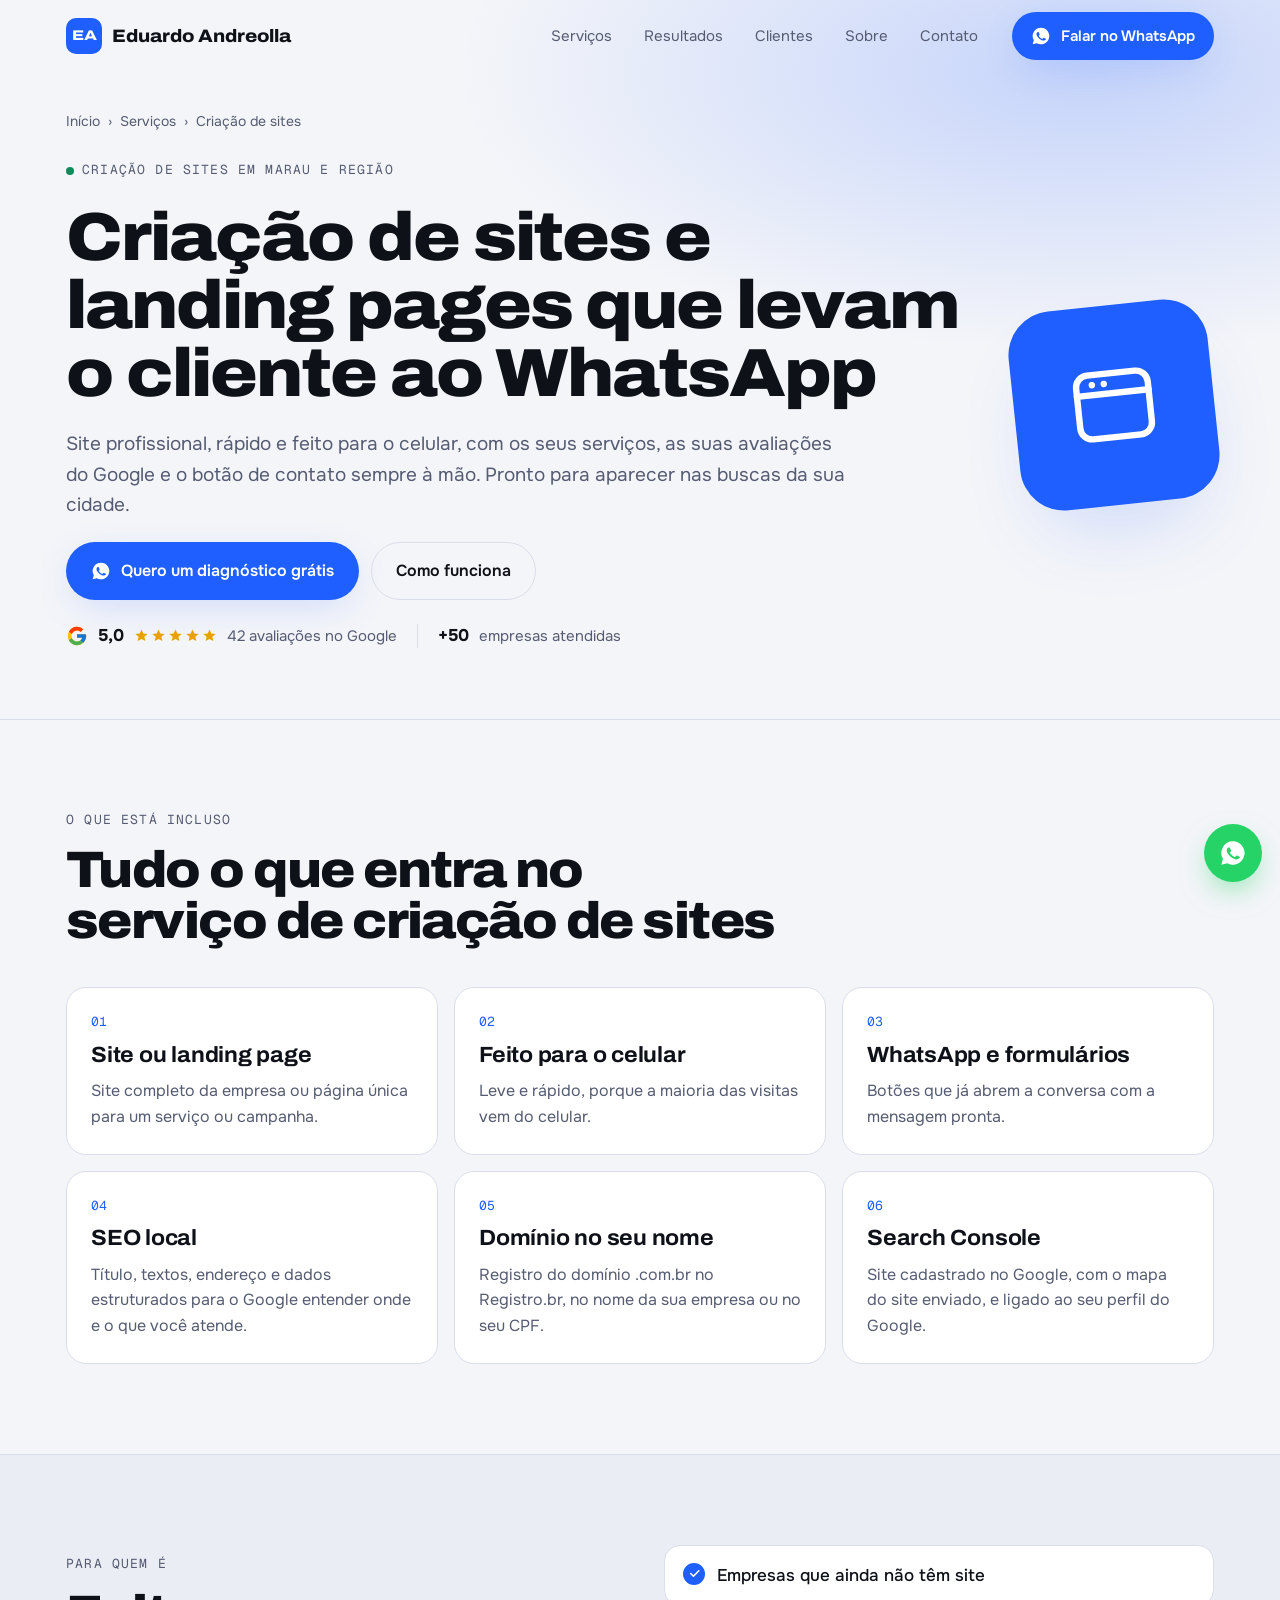
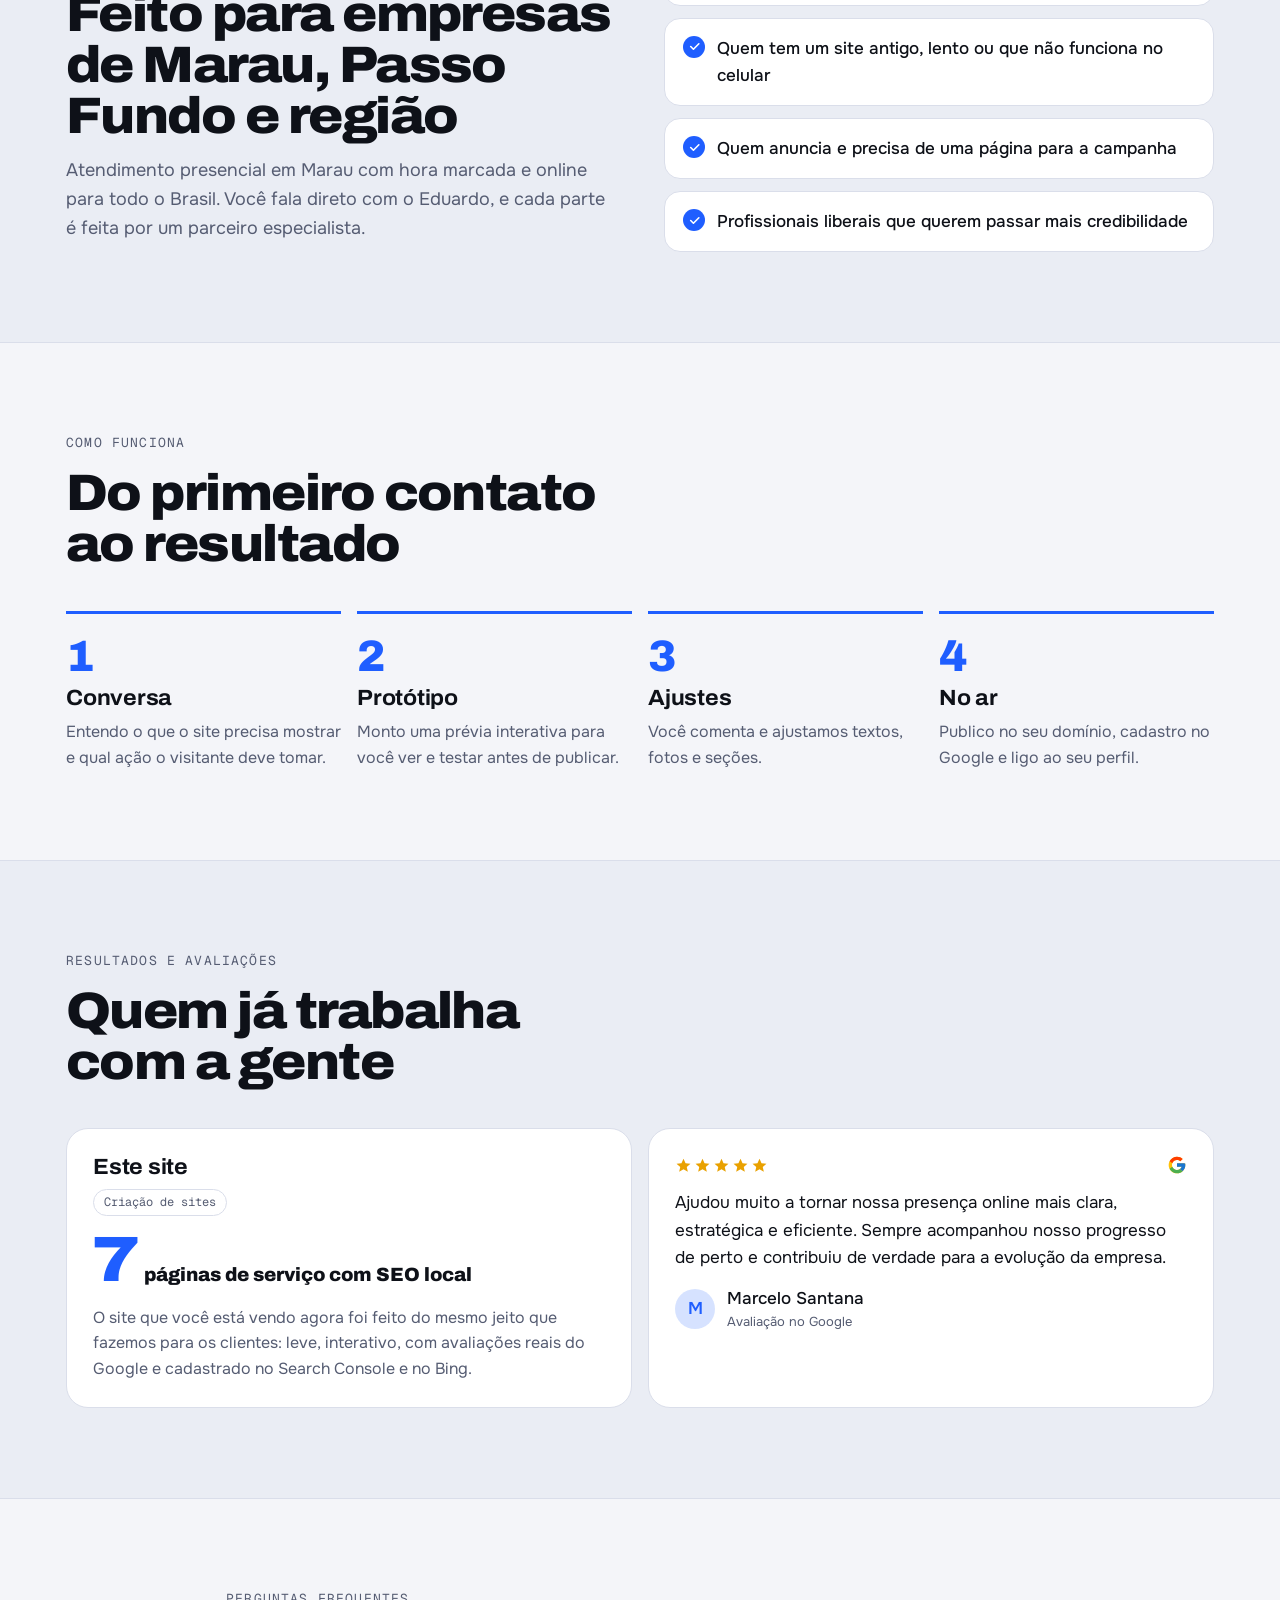
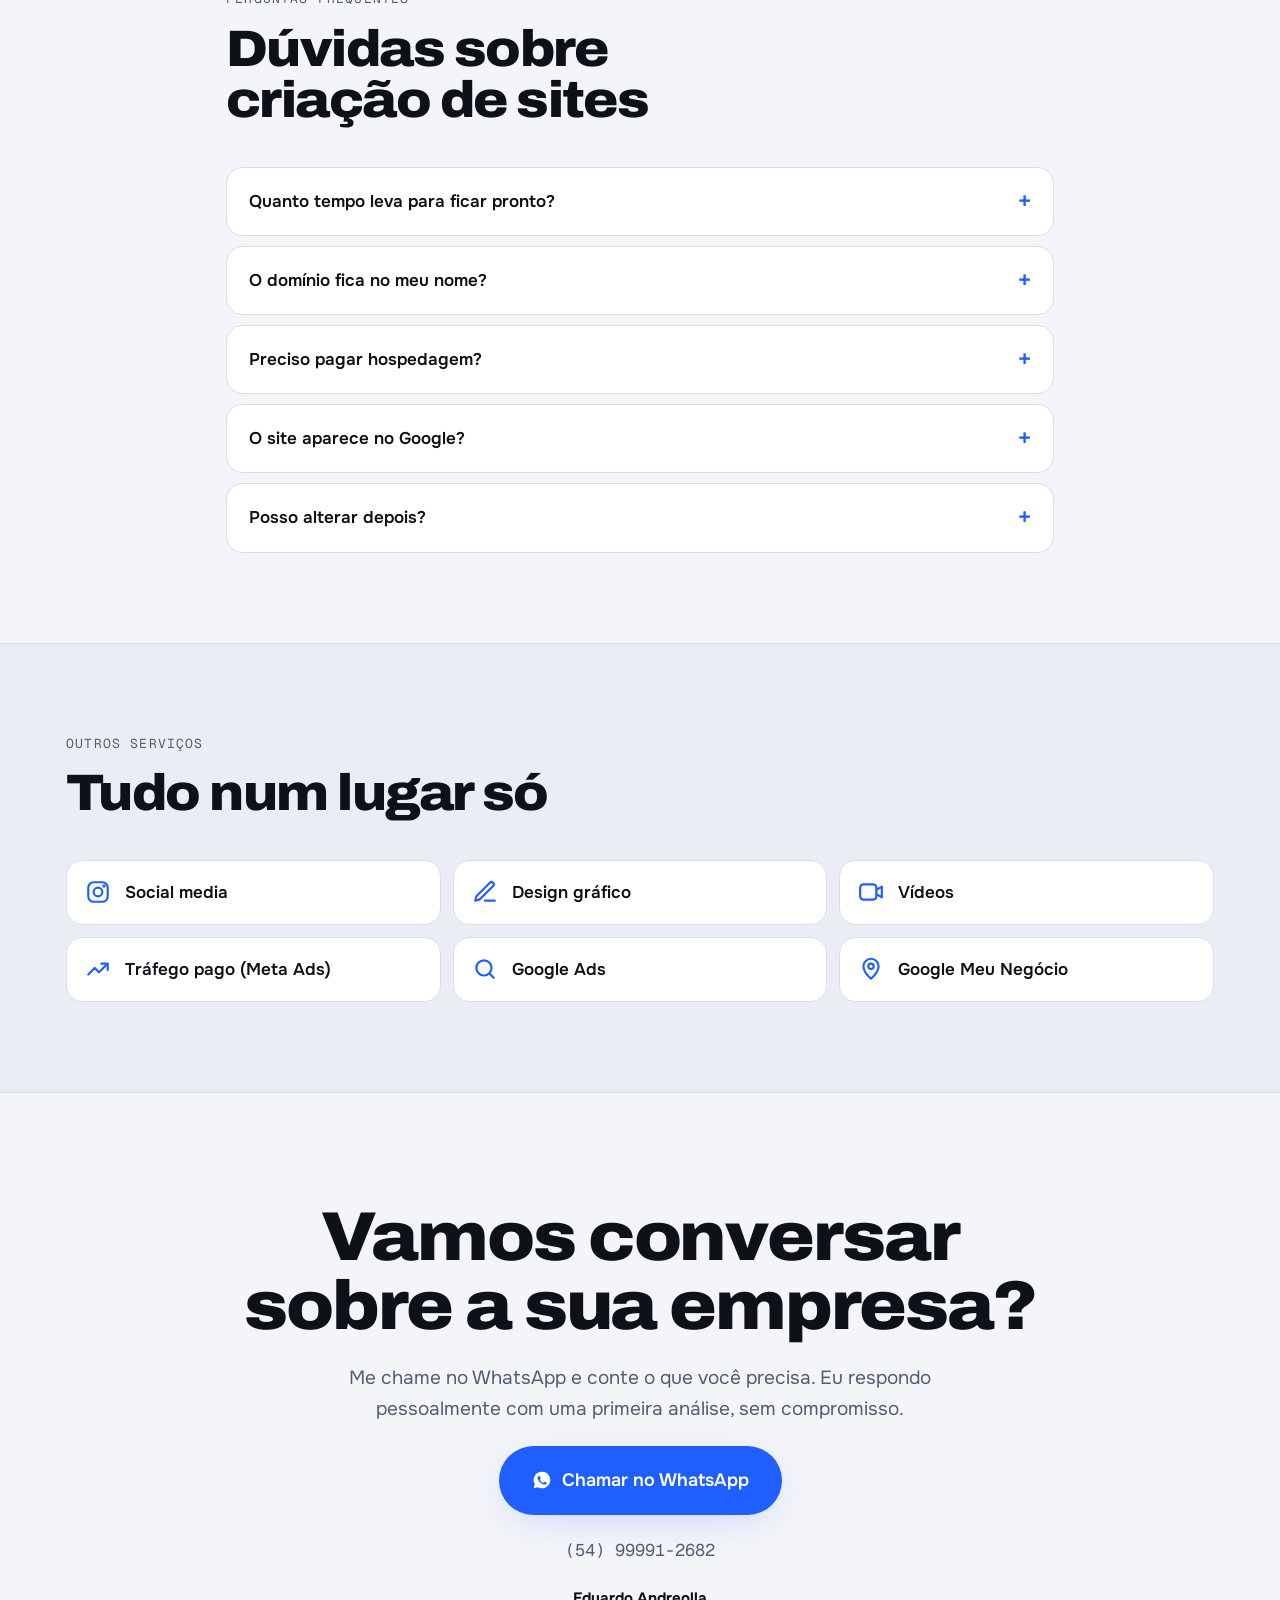
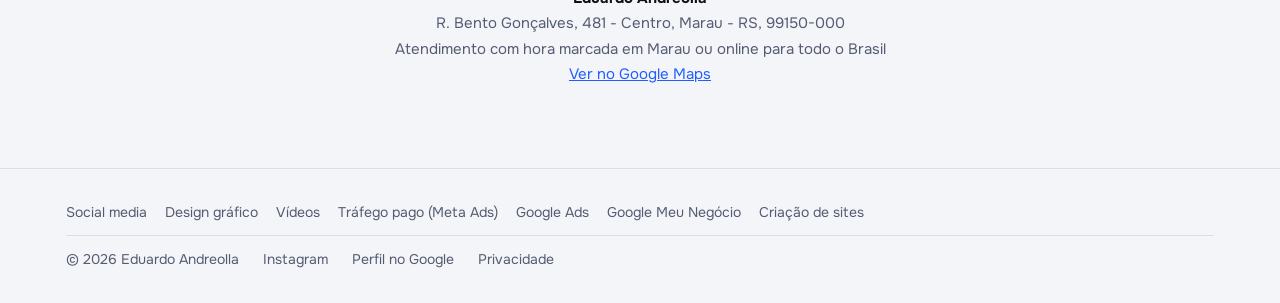
<file: criacao-de-sites/index.html>
<!doctype html>
<html lang="pt-BR">
<head>
<meta charset="utf-8">
<meta name="viewport" content="width=device-width, initial-scale=1, viewport-fit=cover">
<title>Criação de Sites e Landing Pages em Marau/RS | Eduardo Andreolla</title>
<meta name="description" content="Criação de sites profissionais e landing pages em Marau, Passo Fundo e região: rápidos, feitos para o celular, com botão de WhatsApp e prontos para o Google encontrar.">
<link rel="canonical" href="https://eduardoandreolla.com.br/criacao-de-sites/">
<meta property="og:title" content="Criação de Sites e Landing Pages em Marau/RS | Eduardo Andreolla">
<meta property="og:description" content="Criação de sites profissionais e landing pages em Marau, Passo Fundo e região: rápidos, feitos para o celular, com botão de WhatsApp e prontos para o Google encontrar.">
<meta property="og:type" content="website">
<meta property="og:url" content="https://eduardoandreolla.com.br/criacao-de-sites/">
<meta property="og:image" content="https://eduardoandreolla.com.br/img/eduardo.webp">
<meta name="theme-color" content="#f4f5f9">
<link rel="icon" href="/links/img/favicon-64.png">
<link rel="preconnect" href="https://fonts.googleapis.com">
<link rel="preconnect" href="https://fonts.gstatic.com" crossorigin>
<link rel="stylesheet" href="https://fonts.googleapis.com/css2?family=Archivo:wdth,wght@62..125,400..900&family=Onest:wght@400;500;600&family=Geist+Mono:wght@400;500&display=swap">
<script type="application/ld+json">[{"@context":"https://schema.org","@type":"Service","name":"Criação de sites e landing pages que levam o cliente ao WhatsApp","serviceType":"Criação de sites","description":"Criação de sites profissionais e landing pages em Marau, Passo Fundo e região: rápidos, feitos para o celular, com botão de WhatsApp e prontos para o Google encontrar.","url":"https://eduardoandreolla.com.br/criacao-de-sites/","provider":{"@id":"https://eduardoandreolla.com.br/#empresa"},"areaServed":[{"@type":"City","name":"Marau"},{"@type":"City","name":"Passo Fundo"},{"@type":"City","name":"Erechim"},{"@type":"City","name":"Carazinho"},{"@type":"City","name":"Casca"},{"@type":"City","name":"Guaporé"},{"@type":"City","name":"Nova Prata"},{"@type":"State","name":"Rio Grande do Sul"}]},{"@context":"https://schema.org","@type":"BreadcrumbList","itemListElement":[{"@type":"ListItem","position":1,"name":"Início","item":"https://eduardoandreolla.com.br/"},{"@type":"ListItem","position":2,"name":"Serviços","item":"https://eduardoandreolla.com.br/#servicos"},{"@type":"ListItem","position":3,"name":"Criação de sites","item":"https://eduardoandreolla.com.br/criacao-de-sites/"}]},{"@context":"https://schema.org","@type":"FAQPage","mainEntity":[{"@type":"Question","name":"Quanto tempo leva para ficar pronto?","acceptedAnswer":{"@type":"Answer","text":"Depende do tamanho do site. Uma landing page fica pronta bem antes de um site com várias páginas. Combinamos o prazo no orçamento, depois da conversa inicial."}},{"@type":"Question","name":"O domínio fica no meu nome?","acceptedAnswer":{"@type":"Answer","text":"Sim. O domínio é registrado no seu nome ou no da sua empresa, e você tem o acesso. O site é seu."}},{"@type":"Question","name":"Preciso pagar hospedagem?","acceptedAnswer":{"@type":"Answer","text":"Depende da solução escolhida. Para sites leves como este, usamos hospedagens rápidas e de baixo custo, e explicamos tudo no orçamento."}},{"@type":"Question","name":"O site aparece no Google?","acceptedAnswer":{"@type":"Answer","text":"Sim. O site é feito com SEO local e cadastrado no Google Search Console. A posição nas buscas melhora com o tempo, com conteúdo e com o perfil do Google bem cuidado."}},{"@type":"Question","name":"Posso alterar depois?","acceptedAnswer":{"@type":"Answer","text":"Sim. Ajustes de texto, fotos e preços podem ser feitos sempre que precisar, avulsos ou num plano de manutenção."}}]}]</script>
<style>/* Páginas de serviço: mesmas cores e fontes da página inicial (claro por padrão, escuro se o visitante escolheu) */
:root{
  --bg:#f4f5f9; --bg2:#eaedf4; --surface:#ffffff; --fg:#0e1118; --muted:#555c72; --line:#dadeea;
  --accent:#1f5eff; --accent-2:#1f5eff; --ink:#ffffff; --glow:rgba(31,94,255,.22); --good:#12895a; --star:#e9a100;
  --display:"Archivo","Arial Black",system-ui,sans-serif; --body:"Onest","Segoe UI",system-ui,sans-serif; --mono:"Geist Mono",ui-monospace,Consolas,monospace;
  --gut:max(16px,env(safe-area-inset-left,0px)); --gutR:max(16px,env(safe-area-inset-right,0px));
  color-scheme:light;
}
:root[data-tema="escuro"]{
  --bg:#0a0c12; --bg2:#10131b; --surface:#151924; --fg:#f2f4fa; --muted:#a0a8bd; --line:#252b3b;
  --accent:#4d7dff; --accent-2:#8fb0ff; --ink:#ffffff; --glow:rgba(77,125,255,.38); --good:#3ecf8e; --star:#f5b301;
  color-scheme:dark;
}
*{box-sizing:border-box}
html{scroll-behavior:smooth}
body{margin:0;background:var(--bg);color:var(--fg);font-family:var(--body);font-size:17px;line-height:1.6;overflow-x:hidden;padding-top:env(safe-area-inset-top,0px)}
img{max-width:100%;display:block}
a{color:inherit}
:focus-visible{outline:2px solid var(--accent);outline-offset:3px;border-radius:6px}
.in{max-width:1180px;margin:0 auto;padding-left:var(--gut);padding-right:var(--gutR)}
.narrow{max-width:860px}
.eyebrow{font-family:var(--mono);font-size:13px;letter-spacing:.09em;text-transform:uppercase;color:var(--muted);display:flex;align-items:center;gap:8px}
.dot{display:inline-block;width:8px;height:8px;border-radius:50%;background:var(--good)}
.g{width:1em;height:1em;flex:none}
.starsv{display:inline-flex;gap:2px;color:var(--star)}
.starsv svg{width:1em;height:1em}
.btn{display:inline-flex;align-items:center;gap:10px;font-weight:600;font-size:16px;text-decoration:none;border-radius:999px;padding:15px 24px;border:1px solid transparent;transition:background .2s,border-color .2s,transform .2s}
.btn:hover{transform:translateY(-2px)}
.btn svg{width:20px;height:20px;flex:none}
.btn-main{background:var(--accent);color:var(--ink);box-shadow:0 10px 40px -10px var(--glow)}
.btn-ghost{border-color:var(--line);color:var(--fg)}
.btn-ghost:hover{border-color:var(--fg)}
.btn.big{font-size:18px;padding:19px 32px}

header.top{position:fixed;inset:0 0 auto;z-index:50;padding-top:env(safe-area-inset-top,0px);transition:transform .4s,background .3s,border-color .3s;border-bottom:1px solid transparent}
header.top.solid{background:color-mix(in srgb,var(--bg) 86%,transparent);backdrop-filter:blur(14px);border-color:var(--line)}
header.top.hide{transform:translateY(-100%)}
header.top .in{display:flex;align-items:center;gap:20px;height:72px}
.brand{display:flex;align-items:center;gap:10px;text-decoration:none;font-family:var(--display);font-weight:800;font-stretch:110%;font-size:18px}
.brand i{display:grid;place-items:center;width:36px;height:36px;border-radius:10px;background:var(--accent);color:var(--ink);font-style:normal;font-size:14px;font-stretch:125%}
nav.menu{display:flex;gap:4px;margin-left:auto}
nav.menu a{text-decoration:none;font-size:15px;color:var(--muted);padding:8px 14px;border-radius:999px}
nav.menu a:hover{color:var(--fg)}
header .btn{padding:11px 18px;font-size:15px}
@media (max-width:900px){nav.menu{display:none}.brand{margin-right:auto}header .btn span{display:none}header .btn{padding:11px}}

.hero{padding-block:calc(110px + env(safe-area-inset-top,0px)) 70px;border-bottom:1px solid var(--line);background:radial-gradient(900px 400px at 85% 10%,var(--glow),transparent 70%)}
.crumbs{display:flex;flex-wrap:wrap;gap:8px;font-size:14px;color:var(--muted);margin-bottom:28px}
.crumbs a{text-decoration:none}
.crumbs a:hover{color:var(--fg)}
.hero-grid{display:grid;grid-template-columns:minmax(0,1fr) auto;gap:40px;align-items:center}
.hero-text{display:grid;gap:22px;min-width:0}
h1{font-family:var(--display);font-weight:850;font-stretch:110%;font-size:clamp(36px,5.4vw,68px);line-height:1;letter-spacing:-.03em;margin:0;text-wrap:balance;max-width:20ch}
.lead{margin:0;font-size:19px;color:var(--muted);max-width:60ch}
.cta-row{display:flex;flex-wrap:wrap;gap:12px}
.proof{display:flex;flex-wrap:wrap;align-items:center;gap:8px 10px;font-size:15px;color:var(--muted)}
.proof b{color:var(--fg);font-size:17px}
.proof .g{width:22px;height:22px}
.proof .sep{width:1px;height:24px;background:var(--line);margin-inline:10px}
.hero-ico{width:200px;height:200px;border-radius:44px;display:grid;place-items:center;background:var(--accent);color:var(--ink);box-shadow:0 40px 80px -30px var(--glow);transform:rotate(-6deg)}
.hero-ico svg{width:96px;height:96px;stroke-width:1.6}
@media (max-width:820px){.hero-grid{grid-template-columns:minmax(0,1fr)}.hero-ico{display:none}}

.sec{padding-block:90px}
.sec.alt{background:var(--bg2);border-block:1px solid var(--line)}
.sec-head{display:grid;gap:14px;margin-bottom:40px;max-width:760px}
h2{font-family:var(--display);font-weight:850;font-stretch:108%;font-size:clamp(30px,4vw,52px);line-height:1;letter-spacing:-.03em;margin:0;text-wrap:balance}
.sec-head p{margin:0;color:var(--muted);font-size:18px}
h3{font-family:var(--display);font-stretch:105%;font-size:22px;line-height:1.15;letter-spacing:-.01em;margin:0}
.grid3{display:grid;grid-template-columns:repeat(3,minmax(0,1fr));gap:16px}
@media (max-width:900px){.grid3{grid-template-columns:repeat(2,minmax(0,1fr))}}
@media (max-width:600px){.grid3{grid-template-columns:minmax(0,1fr)}}
.item{background:var(--surface);border:1px solid var(--line);border-radius:20px;padding:24px;display:grid;gap:10px;align-content:start;transition:border-color .2s,transform .2s}
.item:hover{border-color:var(--accent);transform:translateY(-4px)}
.item .n{font-family:var(--mono);font-size:13px;color:var(--accent-2)}
.item p{margin:0;color:var(--muted);font-size:16px}
.split{display:grid;grid-template-columns:minmax(0,1fr) minmax(0,1fr);gap:48px;align-items:center}
.split .sec-head{margin:0}
@media (max-width:820px){.split{grid-template-columns:minmax(0,1fr);gap:28px}}
.checks{list-style:none;margin:0;padding:0;display:grid;gap:12px}
.checks li{display:flex;gap:12px;align-items:flex-start;background:var(--surface);border:1px solid var(--line);border-radius:16px;padding:16px 18px;font-weight:500}
.checks li::before{content:"";flex:none;width:22px;height:22px;margin-top:1px;border-radius:50%;background:var(--accent) url("data:image/svg+xml,%3Csvg xmlns='http://www.w3.org/2000/svg' viewBox='0 0 24 24' fill='none' stroke='%23ffffff' stroke-width='3' stroke-linecap='round' stroke-linejoin='round'%3E%3Cpath d='M5 12l5 5L20 7'/%3E%3C/svg%3E") center/13px no-repeat}
.steps{list-style:none;margin:0;padding:0;display:grid;grid-template-columns:repeat(4,minmax(0,1fr));gap:16px;counter-reset:p}
@media (max-width:900px){.steps{grid-template-columns:repeat(2,minmax(0,1fr))}}
@media (max-width:560px){.steps{grid-template-columns:minmax(0,1fr)}}
.steps li{counter-increment:p;position:relative;border-top:3px solid var(--accent);padding-top:20px;display:grid;gap:8px;align-content:start}
.steps li::before{content:counter(p);font-family:var(--display);font-weight:850;font-size:44px;line-height:1;color:var(--accent)}
.steps p{margin:0;color:var(--muted);font-size:16px}
.proof-grid{display:grid;grid-template-columns:repeat(2,minmax(0,1fr));gap:16px}
@media (max-width:820px){.proof-grid{grid-template-columns:minmax(0,1fr)}}
.case,.rv{background:var(--surface);border:1px solid var(--line);border-radius:22px;padding:26px;display:grid;gap:14px;align-content:start}
.case-top{display:grid;gap:8px}
.tags{display:flex;flex-wrap:wrap;gap:6px}
.tag{font-family:var(--mono);font-size:12px;color:var(--muted);border:1px solid var(--line);border-radius:999px;padding:3px 10px}
.case .big{font-family:var(--display);font-weight:850;font-stretch:118%;font-size:clamp(46px,5vw,68px);line-height:.95;letter-spacing:-.04em;color:var(--accent)}
.case .big small{font-size:.3em;font-stretch:100%;letter-spacing:0;color:var(--fg);margin-left:8px}
.case p,.rv p{margin:0;color:var(--muted);font-size:16px}
.rv .rt{display:flex;justify-content:space-between;align-items:center}
.rv .rt .g{width:20px;height:20px}
.rv p{color:var(--fg);font-size:17px}
.rv footer{display:flex;align-items:center;gap:12px;font-weight:500}
.rv footer small{display:block;font-weight:400;color:var(--muted);font-size:13px}
.av{width:40px;height:40px;border-radius:50%;flex:none;display:grid;place-items:center;font-weight:600;background:color-mix(in srgb,var(--accent) 18%,transparent);color:var(--accent-2);overflow:hidden}
.av img{width:100%;height:100%;object-fit:cover}
.faq{display:grid;gap:10px}
.faq details{background:var(--surface);border:1px solid var(--line);border-radius:16px;padding:0 22px;transition:border-color .2s}
.faq details[open]{border-color:var(--accent)}
.faq summary{cursor:pointer;list-style:none;padding:20px 0;font-weight:600;font-size:17px;display:flex;justify-content:space-between;gap:16px}
.faq summary::-webkit-details-marker{display:none}
.faq summary::after{content:"+";font-family:var(--mono);font-size:22px;line-height:1;color:var(--accent-2);transition:transform .2s}
.faq details[open] summary::after{transform:rotate(45deg)}
.faq details p{margin:0 0 20px;color:var(--muted)}
.others{display:grid;grid-template-columns:repeat(3,minmax(0,1fr));gap:12px}
@media (max-width:820px){.others{grid-template-columns:repeat(2,minmax(0,1fr))}}
@media (max-width:480px){.others{grid-template-columns:minmax(0,1fr)}}
.others a{display:flex;align-items:center;gap:14px;text-decoration:none;background:var(--surface);border:1px solid var(--line);border-radius:16px;padding:18px;font-weight:600;transition:border-color .2s,transform .2s}
.others a:hover{border-color:var(--accent);transform:translateY(-3px)}
.others svg{width:26px;height:26px;color:var(--accent-2);flex:none}
.final{padding-block:110px 80px;text-align:center}
.final .in{display:grid;gap:22px;justify-items:center}
.final h2{font-size:clamp(34px,5.4vw,72px);max-width:18ch}
.final p{margin:0;color:var(--muted);font-size:19px;max-width:52ch}
.phone{font-family:var(--mono);color:var(--muted);user-select:all}
.nap{font-style:normal;font-size:15px;color:var(--muted);line-height:1.7}
.nap strong{color:var(--fg)}
.nap a{color:var(--accent-2)}
footer.foot{border-top:1px solid var(--line);padding-block:32px calc(32px + env(safe-area-inset-bottom,0px))}
footer.foot .in{display:flex;flex-wrap:wrap;gap:12px 24px;align-items:center;font-size:14px;color:var(--muted)}
footer.foot a{text-decoration:none}
footer.foot a:hover{color:var(--fg)}
.fserv{display:flex;flex-wrap:wrap;gap:8px 18px;flex-basis:100%;order:-1;padding-bottom:12px;border-bottom:1px solid var(--line)}
.wa-float{position:fixed;right:calc(18px + env(safe-area-inset-right,0px));bottom:calc(18px + env(safe-area-inset-bottom,0px));z-index:40;width:58px;height:58px;border-radius:50%;display:grid;place-items:center;background:#25d366;color:#fff;box-shadow:0 12px 30px -8px rgba(37,211,102,.6)}
.wa-float svg{width:28px;height:28px}
@media (prefers-reduced-motion:reduce){*{transition:none!important;scroll-behavior:auto!important}}
</style>
<script>(function(){var r=document.documentElement,t='claro';try{var s=localStorage.getItem('ea-tema');if(s==='claro'||s==='escuro'){t=s;}}catch(e){}r.setAttribute('data-tema',t);})();</script>
</head>
<body>
<svg width="0" height="0" style="position:absolute" aria-hidden="true">
  <symbol id="gG" viewBox="0 0 48 48"><path fill="#FFC107" d="M43.6 20.5H42V20H24v8h11.3C33.7 32.7 29.2 36 24 36c-6.6 0-12-5.4-12-12s5.4-12 12-12c3.1 0 5.8 1.2 7.9 3.1l5.7-5.7C34 6.1 29.3 4 24 4 12.9 4 4 12.9 4 24s8.9 20 20 20 20-8.9 20-20c0-1.3-.1-2.4-.4-3.5z"/><path fill="#FF3D00" d="M6.3 14.7l6.6 4.8C14.7 15.1 19 12 24 12c3.1 0 5.8 1.2 7.9 3.1l5.7-5.7C34 6.1 29.3 4 24 4 16.3 4 9.7 8.3 6.3 14.7z"/><path fill="#4CAF50" d="M24 44c5.2 0 9.9-2 13.4-5.2l-6.2-5.2C29.2 35.1 26.7 36 24 36c-5.2 0-9.6-3.3-11.3-7.9l-6.5 5C9.5 39.6 16.2 44 24 44z"/><path fill="#1976D2" d="M43.6 20.5H42V20H24v8h11.3c-.8 2.2-2.2 4.2-4.1 5.6l6.2 5.2C37 39.2 44 34 44 24c0-1.3-.1-2.4-.4-3.5z"/></symbol>
  <symbol id="st" viewBox="0 0 24 24"><path fill="currentColor" d="m12 2.5 2.9 6.3 6.9.7-5.2 4.6 1.5 6.8L12 17.4l-6.1 3.5 1.5-6.8L2.2 9.5l6.9-.7Z"/></symbol>
  <symbol id="wa" viewBox="0 0 24 24"><path fill="currentColor" d="M12 2a10 10 0 0 0-8.6 15.1L2 22l5-1.3A10 10 0 1 0 12 2Zm5.3 14.1c-.2.6-1.3 1.2-1.8 1.3-.5.1-1 .1-1.7-.1a15 15 0 0 1-1.5-.6 11.9 11.9 0 0 1-4.6-4.1 5.2 5.2 0 0 1-1.1-2.8 3 3 0 0 1 1-2.2 1 1 0 0 1 .7-.3h.5c.2 0 .4 0 .6.5l.9 2.1c.1.2.1.3 0 .5l-.3.5-.4.5c-.1.1-.3.3-.1.6a8.6 8.6 0 0 0 1.6 2 7.8 7.8 0 0 0 2.3 1.4c.3.1.5.1.6-.1l.9-1c.2-.3.4-.2.6-.1l2 1c.3.1.5.2.5.3.1.1.1.7-.1 1.3Z"/></symbol>
</svg>
<header class="top" id="top"><div class="in">
  <a class="brand" href="/"><i>EA</i>Eduardo Andreolla</a>
  <nav class="menu" aria-label="Principal"><a href="/#servicos">Serviços</a><a href="/#resultados">Resultados</a><a href="/#clientes">Clientes</a><a href="/#sobre">Sobre</a><a href="#contato">Contato</a></nav>
  <a class="btn btn-main" href="https://wa.me/5554999912682?text=Ol%C3%A1%20Eduardo%2C%20vim%20pelo%20site%20e%20quero%20um%20site%20para%20a%20minha%20empresa" target="_blank" rel="noopener"><svg><use href="#wa"/></svg><span>Falar no WhatsApp</span></a>
</div></header>

<main>
<section class="hero"><div class="in">
  <nav class="crumbs" aria-label="Você está em"><a href="/">Início</a><span aria-hidden="true">›</span><a href="/#servicos">Serviços</a><span aria-hidden="true">›</span><span aria-current="page">Criação de sites</span></nav>
  <div class="hero-grid">
    <div class="hero-text">
      <div class="eyebrow"><span class="dot"></span>Criação de sites em Marau e região</div>
      <h1>Criação de sites e landing pages que levam o cliente ao WhatsApp</h1>
      <p class="lead">Site profissional, rápido e feito para o celular, com os seus serviços, as suas avaliações do Google e o botão de contato sempre à mão. Pronto para aparecer nas buscas da sua cidade.</p>
      <div class="cta-row"><a class="btn btn-main" href="https://wa.me/5554999912682?text=Ol%C3%A1%20Eduardo%2C%20vim%20pelo%20site%20e%20quero%20um%20site%20para%20a%20minha%20empresa" target="_blank" rel="noopener"><svg><use href="#wa"/></svg>Quero um diagnóstico grátis</a><a class="btn btn-ghost" href="#como-funciona">Como funciona</a></div>
      <div class="proof"><svg class="g"><use href="#gG"/></svg><b>5,0</b><span class="starsv" aria-label="5 estrelas"><svg><use href="#st"/></svg><svg><use href="#st"/></svg><svg><use href="#st"/></svg><svg><use href="#st"/></svg><svg><use href="#st"/></svg></span><span>42 avaliações no Google</span><span class="sep" aria-hidden="true"></span><b>+50</b><span>empresas atendidas</span></div>
    </div>
    <div class="hero-ico" aria-hidden="true"><svg viewBox="0 0 24 24" fill="none" stroke="currentColor" stroke-width="2" stroke-linecap="round" stroke-linejoin="round" aria-hidden="true"><rect x="3" y="4" width="18" height="16" rx="3"/><path d="M3 9h18M7 6.5h.01M10 6.5h.01"/></svg></div>
  </div>
</div></section>

<section class="sec"><div class="in">
  <div class="sec-head"><div class="eyebrow">O que está incluso</div><h2>Tudo o que entra no serviço de criação de sites</h2></div>
  <div class="grid3"><div class="item"><span class="n">01</span><h3>Site ou landing page</h3><p>Site completo da empresa ou página única para um serviço ou campanha.</p></div><div class="item"><span class="n">02</span><h3>Feito para o celular</h3><p>Leve e rápido, porque a maioria das visitas vem do celular.</p></div><div class="item"><span class="n">03</span><h3>WhatsApp e formulários</h3><p>Botões que já abrem a conversa com a mensagem pronta.</p></div><div class="item"><span class="n">04</span><h3>SEO local</h3><p>Título, textos, endereço e dados estruturados para o Google entender onde e o que você atende.</p></div><div class="item"><span class="n">05</span><h3>Domínio no seu nome</h3><p>Registro do domínio .com.br no Registro.br, no nome da sua empresa ou no seu CPF.</p></div><div class="item"><span class="n">06</span><h3>Search Console</h3><p>Site cadastrado no Google, com o mapa do site enviado, e ligado ao seu perfil do Google.</p></div></div>
</div></section>

<section class="sec alt"><div class="in split">
  <div class="sec-head"><div class="eyebrow">Para quem é</div><h2>Feito para empresas de Marau, Passo Fundo e região</h2><p>Atendimento presencial em Marau com hora marcada e online para todo o Brasil. Você fala direto com o Eduardo, e cada parte é feita por um parceiro especialista.</p></div>
  <ul class="checks"><li>Empresas que ainda não têm site</li><li>Quem tem um site antigo, lento ou que não funciona no celular</li><li>Quem anuncia e precisa de uma página para a campanha</li><li>Profissionais liberais que querem passar mais credibilidade</li></ul>
</div></section>

<section class="sec" id="como-funciona"><div class="in">
  <div class="sec-head"><div class="eyebrow">Como funciona</div><h2>Do primeiro contato ao resultado</h2></div>
  <ol class="steps"><li><h3>Conversa</h3><p>Entendo o que o site precisa mostrar e qual ação o visitante deve tomar.</p></li><li><h3>Protótipo</h3><p>Monto uma prévia interativa para você ver e testar antes de publicar.</p></li><li><h3>Ajustes</h3><p>Você comenta e ajustamos textos, fotos e seções.</p></li><li><h3>No ar</h3><p>Publico no seu domínio, cadastro no Google e ligo ao seu perfil.</p></li></ol>
</div></section>

<section class="sec alt"><div class="in">
  <div class="sec-head"><div class="eyebrow">Resultados e avaliações</div><h2>Quem já trabalha com a gente</h2></div>
  <div class="proof-grid"><article class="case"><div class="case-top"><h3>Este site</h3><div class="tags"><span class="tag">Criação de sites</span></div></div>
      <div class="big">7<small>páginas de serviço com SEO local</small></div><p>O site que você está vendo agora foi feito do mesmo jeito que fazemos para os clientes: leve, interativo, com avaliações reais do Google e cadastrado no Search Console e no Bing.</p></article><article class="rv"><div class="rt"><span class="starsv" aria-label="5 estrelas"><svg><use href="#st"/></svg><svg><use href="#st"/></svg><svg><use href="#st"/></svg><svg><use href="#st"/></svg><svg><use href="#st"/></svg></span><svg class="g" aria-hidden="true"><use href="#gG"/></svg></div><p>Ajudou muito a tornar nossa presença online mais clara, estratégica e eficiente. Sempre acompanhou nosso progresso de perto e contribuiu de verdade para a evolução da empresa.</p><footer><span class="av">M</span><span>Marcelo Santana<small>Avaliação no Google</small></span></footer></article></div>
</div></section>

<section class="sec"><div class="in narrow">
  <div class="sec-head"><div class="eyebrow">Perguntas frequentes</div><h2>Dúvidas sobre criação de sites</h2></div>
  <div class="faq"><details><summary>Quanto tempo leva para ficar pronto?</summary><p>Depende do tamanho do site. Uma landing page fica pronta bem antes de um site com várias páginas. Combinamos o prazo no orçamento, depois da conversa inicial.</p></details><details><summary>O domínio fica no meu nome?</summary><p>Sim. O domínio é registrado no seu nome ou no da sua empresa, e você tem o acesso. O site é seu.</p></details><details><summary>Preciso pagar hospedagem?</summary><p>Depende da solução escolhida. Para sites leves como este, usamos hospedagens rápidas e de baixo custo, e explicamos tudo no orçamento.</p></details><details><summary>O site aparece no Google?</summary><p>Sim. O site é feito com SEO local e cadastrado no Google Search Console. A posição nas buscas melhora com o tempo, com conteúdo e com o perfil do Google bem cuidado.</p></details><details><summary>Posso alterar depois?</summary><p>Sim. Ajustes de texto, fotos e preços podem ser feitos sempre que precisar, avulsos ou num plano de manutenção.</p></details></div>
</div></section>

<section class="sec alt"><div class="in">
  <div class="sec-head"><div class="eyebrow">Outros serviços</div><h2>Tudo num lugar só</h2></div>
  <div class="others"><a href="/social-media/"><svg viewBox="0 0 24 24" fill="none" stroke="currentColor" stroke-width="2" stroke-linecap="round" stroke-linejoin="round" aria-hidden="true"><rect x="3" y="3" width="18" height="18" rx="5"/><circle cx="12" cy="12" r="4"/><circle cx="17.5" cy="6.5" r=".6" fill="currentColor"/></svg><span>Social media</span></a><a href="/design-grafico/"><svg viewBox="0 0 24 24" fill="none" stroke="currentColor" stroke-width="2" stroke-linecap="round" stroke-linejoin="round" aria-hidden="true"><path d="M12 20h9"/><path d="M16.5 3.5a2.1 2.1 0 0 1 3 3L7 19l-4 1 1-4Z"/></svg><span>Design gráfico</span></a><a href="/edicao-de-video/"><svg viewBox="0 0 24 24" fill="none" stroke="currentColor" stroke-width="2" stroke-linecap="round" stroke-linejoin="round" aria-hidden="true"><rect x="2" y="5" width="15" height="14" rx="3"/><path d="m17 10 5-3v10l-5-3"/></svg><span>Vídeos</span></a><a href="/trafego-pago/"><svg viewBox="0 0 24 24" fill="none" stroke="currentColor" stroke-width="2" stroke-linecap="round" stroke-linejoin="round" aria-hidden="true"><path d="M3 17l6-6 4 4 8-8M15 7h6v6"/></svg><span>Tráfego pago (Meta Ads)</span></a><a href="/google-ads/"><svg viewBox="0 0 24 24" fill="none" stroke="currentColor" stroke-width="2" stroke-linecap="round" stroke-linejoin="round" aria-hidden="true"><circle cx="11" cy="11" r="7"/><path d="m20 20-3.5-3.5"/></svg><span>Google Ads</span></a><a href="/google-meu-negocio/"><svg viewBox="0 0 24 24" fill="none" stroke="currentColor" stroke-width="2" stroke-linecap="round" stroke-linejoin="round" aria-hidden="true"><path d="M12 21s-7-6.2-7-11.5a7 7 0 0 1 14 0C19 14.8 12 21 12 21Z"/><circle cx="12" cy="9.5" r="2.5"/></svg><span>Google Meu Negócio</span></a></div>
</div></section>

<section class="final" id="contato"><div class="in">
  <h2>Vamos conversar sobre a sua empresa?</h2>
  <p>Me chame no WhatsApp e conte o que você precisa. Eu respondo pessoalmente com uma primeira análise, sem compromisso.</p>
  <a class="btn btn-main big" href="https://wa.me/5554999912682?text=Ol%C3%A1%20Eduardo%2C%20vim%20pelo%20site%20e%20quero%20um%20site%20para%20a%20minha%20empresa" target="_blank" rel="noopener"><svg><use href="#wa"/></svg>Chamar no WhatsApp</a>
  <span class="phone">(54) 99991-2682</span>
  <address class="nap"><strong>Eduardo Andreolla</strong><br>R. Bento Gonçalves, 481 - Centro, Marau - RS, 99150-000<br>Atendimento com hora marcada em Marau ou online para todo o Brasil<br><a href="https://maps.google.com/maps?cid=14375186782390809811" target="_blank" rel="noopener">Ver no Google Maps</a></address>
</div></section>
</main>

<footer class="foot"><div class="in">
  <span>© 2026 Eduardo Andreolla</span>
  <nav class="fserv" aria-label="Serviços"><a href="/social-media/">Social media</a><a href="/design-grafico/">Design gráfico</a><a href="/edicao-de-video/">Vídeos</a><a href="/trafego-pago/">Tráfego pago (Meta Ads)</a><a href="/google-ads/">Google Ads</a><a href="/google-meu-negocio/">Google Meu Negócio</a><a href="/criacao-de-sites/">Criação de sites</a></nav>
  <a href="https://www.instagram.com/eduardoandreolla_/" target="_blank" rel="noopener">Instagram</a>
  <a href="https://maps.google.com/maps?cid=14375186782390809811" target="_blank" rel="noopener">Perfil no Google</a>
  <a href="/privacidade.html">Privacidade</a>
</div></footer>
<a class="wa-float" href="https://wa.me/5554999912682?text=Ol%C3%A1%20Eduardo%2C%20vim%20pelo%20site%20e%20quero%20um%20site%20para%20a%20minha%20empresa" target="_blank" rel="noopener" aria-label="Chamar no WhatsApp"><svg><use href="#wa"/></svg></a>
<script>(function(){var t=document.getElementById('top'),y0=0;addEventListener('scroll',function(){var y=scrollY;t.classList.toggle('solid',y>20);t.classList.toggle('hide',y>y0&&y>400);y0=y;},{passive:true});})();</script>
</body>
</html>
</file>
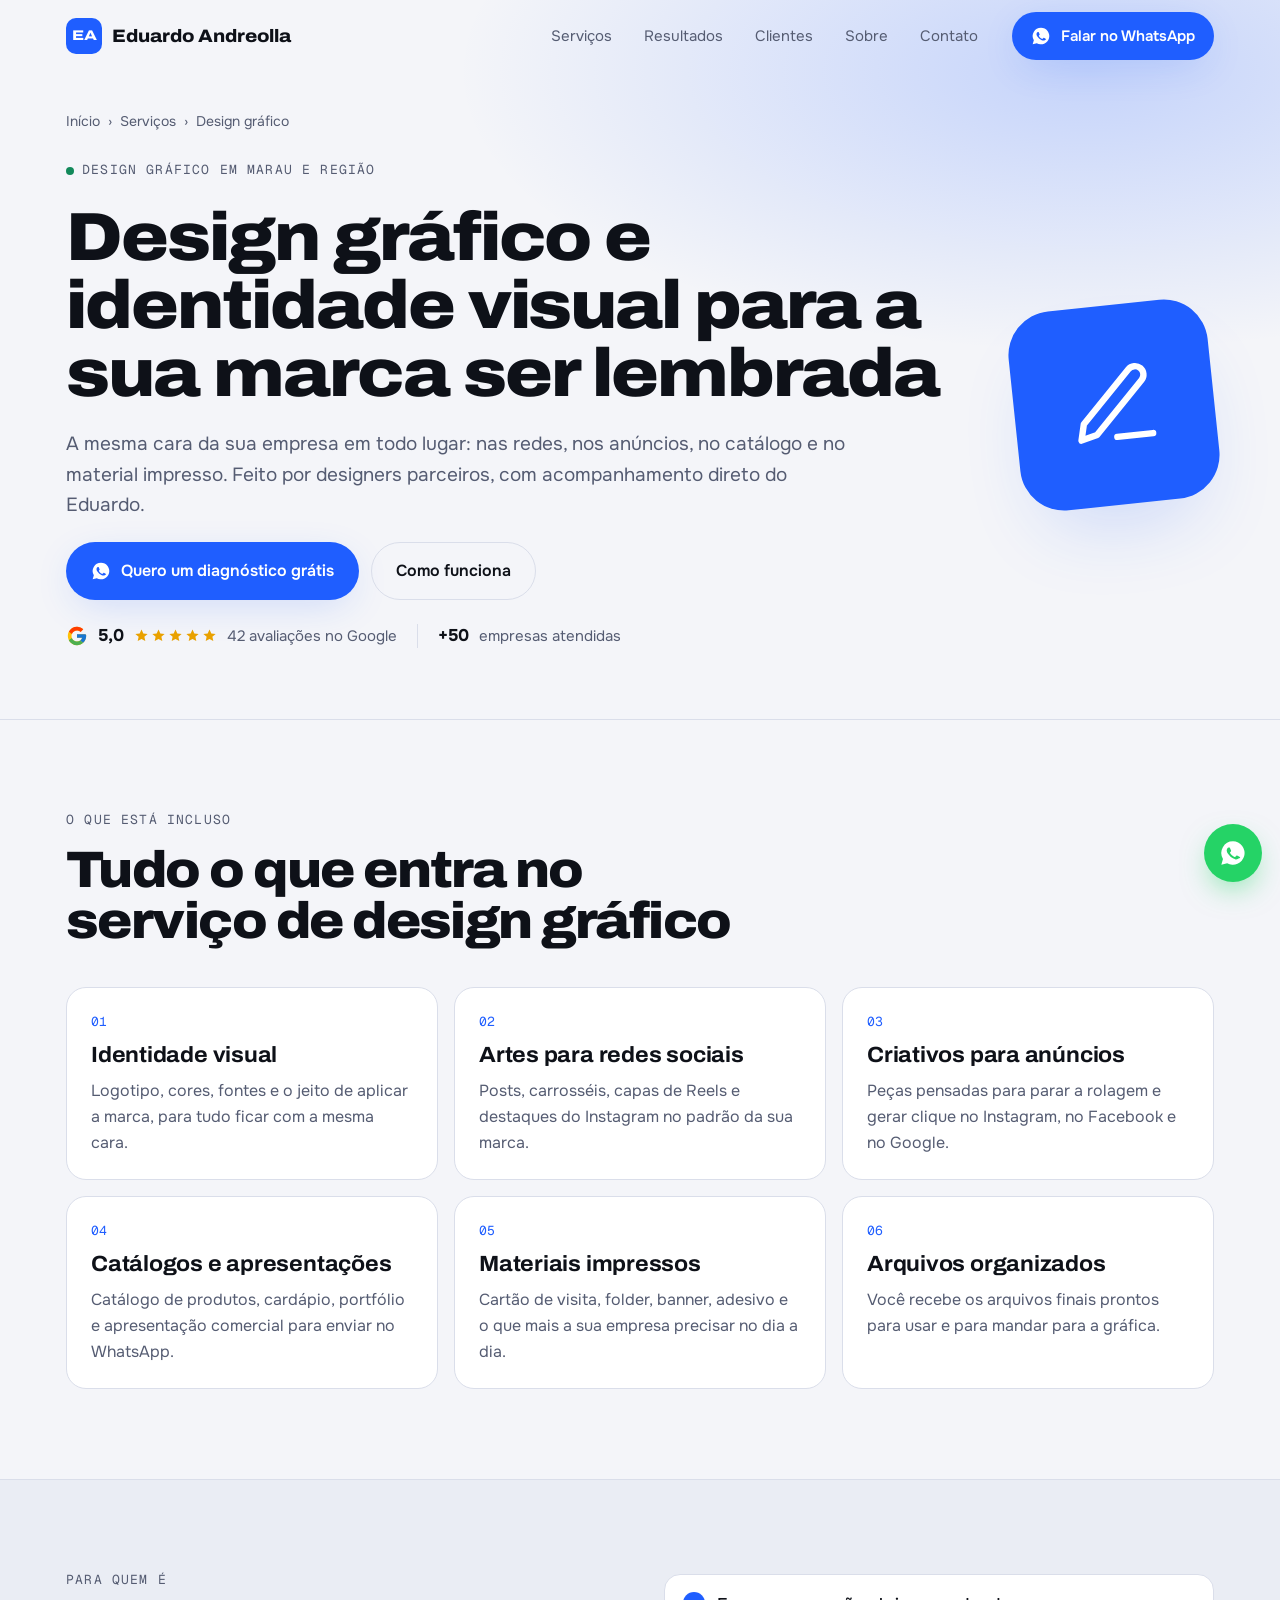
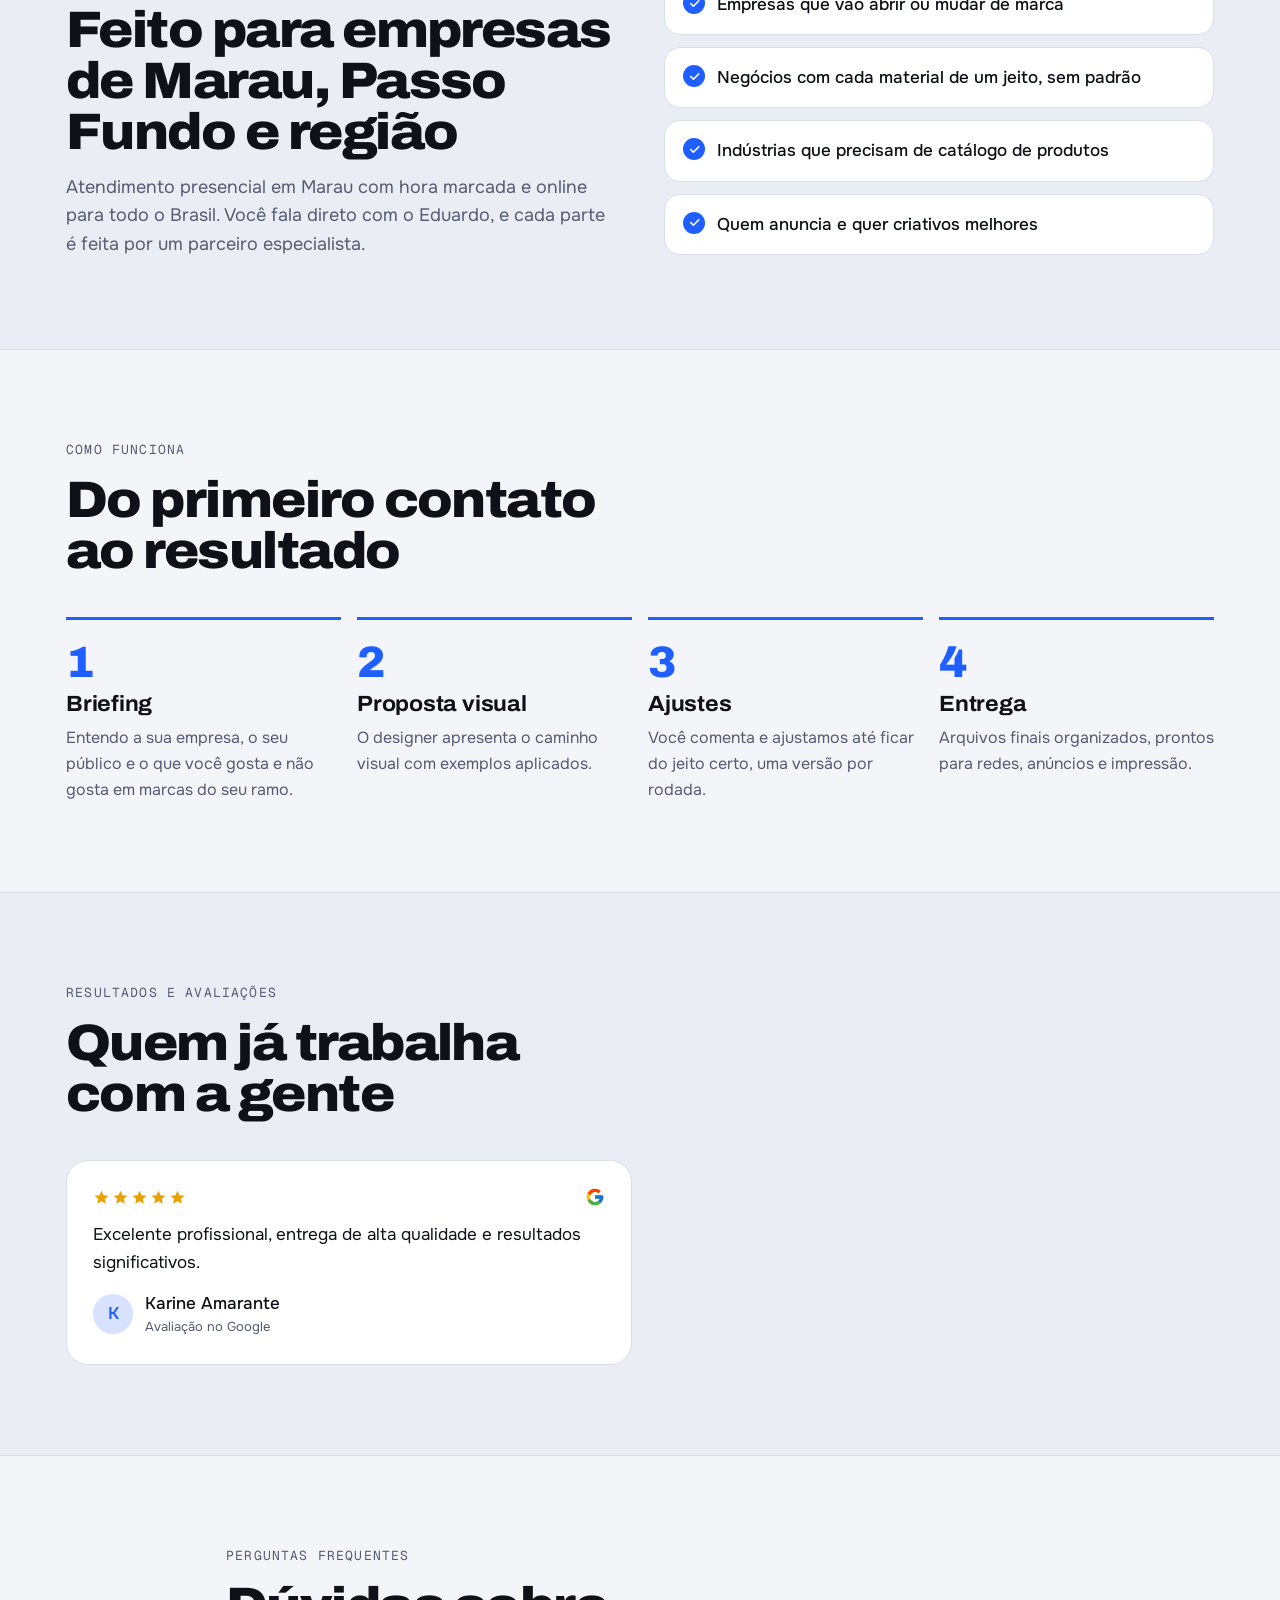
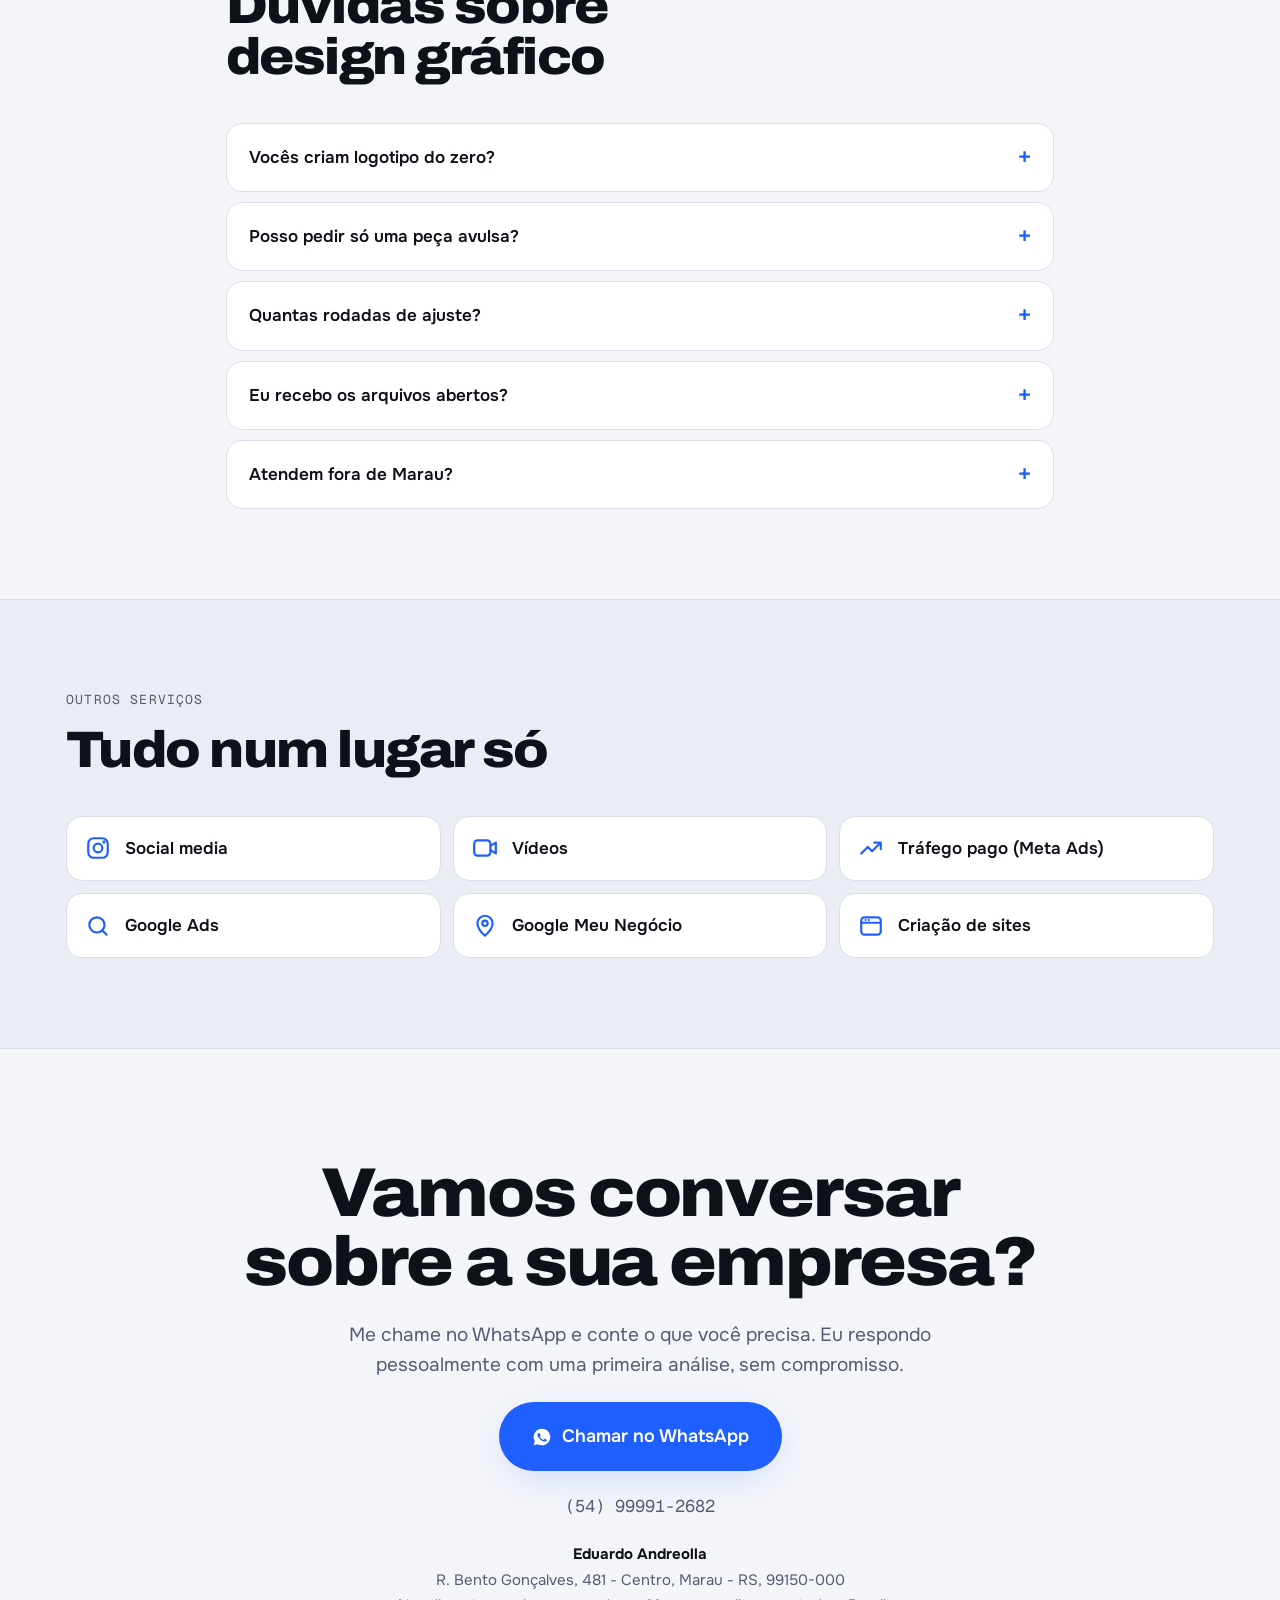
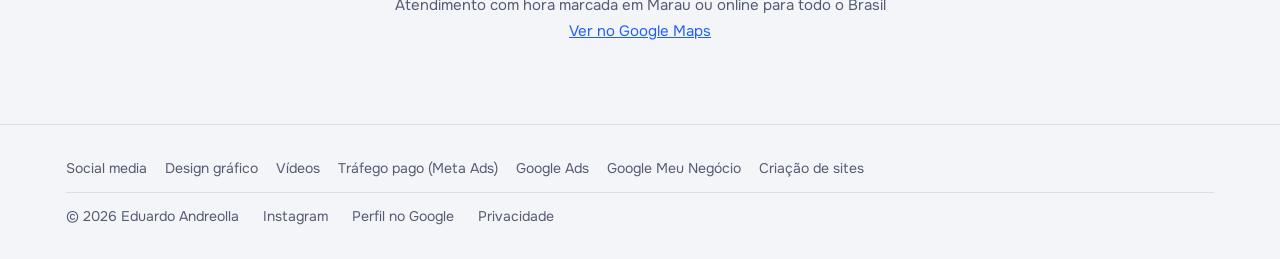
<file: design-grafico/index.html>
<!doctype html>
<html lang="pt-BR">
<head>
<meta charset="utf-8">
<meta name="viewport" content="width=device-width, initial-scale=1, viewport-fit=cover">
<title>Design Gráfico e Identidade Visual em Marau/RS | Eduardo Andreolla</title>
<meta name="description" content="Design gráfico e identidade visual em Marau e região: logotipo, artes para redes sociais e anúncios, catálogos, apresentações e materiais impressos. Fale pelo WhatsApp.">
<link rel="canonical" href="https://eduardoandreolla.com.br/design-grafico/">
<meta property="og:title" content="Design Gráfico e Identidade Visual em Marau/RS | Eduardo Andreolla">
<meta property="og:description" content="Design gráfico e identidade visual em Marau e região: logotipo, artes para redes sociais e anúncios, catálogos, apresentações e materiais impressos. Fale pelo WhatsApp.">
<meta property="og:type" content="website">
<meta property="og:url" content="https://eduardoandreolla.com.br/design-grafico/">
<meta property="og:image" content="https://eduardoandreolla.com.br/img/eduardo.webp">
<meta name="theme-color" content="#f4f5f9">
<link rel="icon" href="/links/img/favicon-64.png">
<link rel="preconnect" href="https://fonts.googleapis.com">
<link rel="preconnect" href="https://fonts.gstatic.com" crossorigin>
<link rel="stylesheet" href="https://fonts.googleapis.com/css2?family=Archivo:wdth,wght@62..125,400..900&family=Onest:wght@400;500;600&family=Geist+Mono:wght@400;500&display=swap">
<script type="application/ld+json">[{"@context":"https://schema.org","@type":"Service","name":"Design gráfico e identidade visual para a sua marca ser lembrada","serviceType":"Design gráfico","description":"Design gráfico e identidade visual em Marau e região: logotipo, artes para redes sociais e anúncios, catálogos, apresentações e materiais impressos. Fale pelo WhatsApp.","url":"https://eduardoandreolla.com.br/design-grafico/","provider":{"@id":"https://eduardoandreolla.com.br/#empresa"},"areaServed":[{"@type":"City","name":"Marau"},{"@type":"City","name":"Passo Fundo"},{"@type":"City","name":"Erechim"},{"@type":"City","name":"Carazinho"},{"@type":"City","name":"Casca"},{"@type":"City","name":"Guaporé"},{"@type":"City","name":"Nova Prata"},{"@type":"State","name":"Rio Grande do Sul"}]},{"@context":"https://schema.org","@type":"BreadcrumbList","itemListElement":[{"@type":"ListItem","position":1,"name":"Início","item":"https://eduardoandreolla.com.br/"},{"@type":"ListItem","position":2,"name":"Serviços","item":"https://eduardoandreolla.com.br/#servicos"},{"@type":"ListItem","position":3,"name":"Design gráfico","item":"https://eduardoandreolla.com.br/design-grafico/"}]},{"@context":"https://schema.org","@type":"FAQPage","mainEntity":[{"@type":"Question","name":"Vocês criam logotipo do zero?","acceptedAnswer":{"@type":"Answer","text":"Sim. Criamos a identidade visual completa (logotipo, cores e fontes) ou só ajustamos a marca que você já tem, se ela ainda fizer sentido."}},{"@type":"Question","name":"Posso pedir só uma peça avulsa?","acceptedAnswer":{"@type":"Answer","text":"Sim. Além dos pacotes mensais, fazemos peças avulsas como catálogo, apresentação, cartão de visita ou banner."}},{"@type":"Question","name":"Quantas rodadas de ajuste?","acceptedAnswer":{"@type":"Answer","text":"Combinamos no orçamento. Cada rodada vira uma versão nova, para você comparar e não perder nada do que já foi aprovado."}},{"@type":"Question","name":"Eu recebo os arquivos abertos?","acceptedAnswer":{"@type":"Answer","text":"Você recebe os arquivos finais em alta qualidade, prontos para usar e para a gráfica. Arquivos editáveis podem ser combinados no orçamento."}},{"@type":"Question","name":"Atendem fora de Marau?","acceptedAnswer":{"@type":"Answer","text":"Sim. O trabalho de design é feito online para todo o Brasil, com atendimento presencial em Marau com hora marcada."}}]}]</script>
<style>/* Páginas de serviço: mesmas cores e fontes da página inicial (claro por padrão, escuro se o visitante escolheu) */
:root{
  --bg:#f4f5f9; --bg2:#eaedf4; --surface:#ffffff; --fg:#0e1118; --muted:#555c72; --line:#dadeea;
  --accent:#1f5eff; --accent-2:#1f5eff; --ink:#ffffff; --glow:rgba(31,94,255,.22); --good:#12895a; --star:#e9a100;
  --display:"Archivo","Arial Black",system-ui,sans-serif; --body:"Onest","Segoe UI",system-ui,sans-serif; --mono:"Geist Mono",ui-monospace,Consolas,monospace;
  --gut:max(16px,env(safe-area-inset-left,0px)); --gutR:max(16px,env(safe-area-inset-right,0px));
  color-scheme:light;
}
:root[data-tema="escuro"]{
  --bg:#0a0c12; --bg2:#10131b; --surface:#151924; --fg:#f2f4fa; --muted:#a0a8bd; --line:#252b3b;
  --accent:#4d7dff; --accent-2:#8fb0ff; --ink:#ffffff; --glow:rgba(77,125,255,.38); --good:#3ecf8e; --star:#f5b301;
  color-scheme:dark;
}
*{box-sizing:border-box}
html{scroll-behavior:smooth}
body{margin:0;background:var(--bg);color:var(--fg);font-family:var(--body);font-size:17px;line-height:1.6;overflow-x:hidden;padding-top:env(safe-area-inset-top,0px)}
img{max-width:100%;display:block}
a{color:inherit}
:focus-visible{outline:2px solid var(--accent);outline-offset:3px;border-radius:6px}
.in{max-width:1180px;margin:0 auto;padding-left:var(--gut);padding-right:var(--gutR)}
.narrow{max-width:860px}
.eyebrow{font-family:var(--mono);font-size:13px;letter-spacing:.09em;text-transform:uppercase;color:var(--muted);display:flex;align-items:center;gap:8px}
.dot{display:inline-block;width:8px;height:8px;border-radius:50%;background:var(--good)}
.g{width:1em;height:1em;flex:none}
.starsv{display:inline-flex;gap:2px;color:var(--star)}
.starsv svg{width:1em;height:1em}
.btn{display:inline-flex;align-items:center;gap:10px;font-weight:600;font-size:16px;text-decoration:none;border-radius:999px;padding:15px 24px;border:1px solid transparent;transition:background .2s,border-color .2s,transform .2s}
.btn:hover{transform:translateY(-2px)}
.btn svg{width:20px;height:20px;flex:none}
.btn-main{background:var(--accent);color:var(--ink);box-shadow:0 10px 40px -10px var(--glow)}
.btn-ghost{border-color:var(--line);color:var(--fg)}
.btn-ghost:hover{border-color:var(--fg)}
.btn.big{font-size:18px;padding:19px 32px}

header.top{position:fixed;inset:0 0 auto;z-index:50;padding-top:env(safe-area-inset-top,0px);transition:transform .4s,background .3s,border-color .3s;border-bottom:1px solid transparent}
header.top.solid{background:color-mix(in srgb,var(--bg) 86%,transparent);backdrop-filter:blur(14px);border-color:var(--line)}
header.top.hide{transform:translateY(-100%)}
header.top .in{display:flex;align-items:center;gap:20px;height:72px}
.brand{display:flex;align-items:center;gap:10px;text-decoration:none;font-family:var(--display);font-weight:800;font-stretch:110%;font-size:18px}
.brand i{display:grid;place-items:center;width:36px;height:36px;border-radius:10px;background:var(--accent);color:var(--ink);font-style:normal;font-size:14px;font-stretch:125%}
nav.menu{display:flex;gap:4px;margin-left:auto}
nav.menu a{text-decoration:none;font-size:15px;color:var(--muted);padding:8px 14px;border-radius:999px}
nav.menu a:hover{color:var(--fg)}
header .btn{padding:11px 18px;font-size:15px}
@media (max-width:900px){nav.menu{display:none}.brand{margin-right:auto}header .btn span{display:none}header .btn{padding:11px}}

.hero{padding-block:calc(110px + env(safe-area-inset-top,0px)) 70px;border-bottom:1px solid var(--line);background:radial-gradient(900px 400px at 85% 10%,var(--glow),transparent 70%)}
.crumbs{display:flex;flex-wrap:wrap;gap:8px;font-size:14px;color:var(--muted);margin-bottom:28px}
.crumbs a{text-decoration:none}
.crumbs a:hover{color:var(--fg)}
.hero-grid{display:grid;grid-template-columns:minmax(0,1fr) auto;gap:40px;align-items:center}
.hero-text{display:grid;gap:22px;min-width:0}
h1{font-family:var(--display);font-weight:850;font-stretch:110%;font-size:clamp(36px,5.4vw,68px);line-height:1;letter-spacing:-.03em;margin:0;text-wrap:balance;max-width:20ch}
.lead{margin:0;font-size:19px;color:var(--muted);max-width:60ch}
.cta-row{display:flex;flex-wrap:wrap;gap:12px}
.proof{display:flex;flex-wrap:wrap;align-items:center;gap:8px 10px;font-size:15px;color:var(--muted)}
.proof b{color:var(--fg);font-size:17px}
.proof .g{width:22px;height:22px}
.proof .sep{width:1px;height:24px;background:var(--line);margin-inline:10px}
.hero-ico{width:200px;height:200px;border-radius:44px;display:grid;place-items:center;background:var(--accent);color:var(--ink);box-shadow:0 40px 80px -30px var(--glow);transform:rotate(-6deg)}
.hero-ico svg{width:96px;height:96px;stroke-width:1.6}
@media (max-width:820px){.hero-grid{grid-template-columns:minmax(0,1fr)}.hero-ico{display:none}}

.sec{padding-block:90px}
.sec.alt{background:var(--bg2);border-block:1px solid var(--line)}
.sec-head{display:grid;gap:14px;margin-bottom:40px;max-width:760px}
h2{font-family:var(--display);font-weight:850;font-stretch:108%;font-size:clamp(30px,4vw,52px);line-height:1;letter-spacing:-.03em;margin:0;text-wrap:balance}
.sec-head p{margin:0;color:var(--muted);font-size:18px}
h3{font-family:var(--display);font-stretch:105%;font-size:22px;line-height:1.15;letter-spacing:-.01em;margin:0}
.grid3{display:grid;grid-template-columns:repeat(3,minmax(0,1fr));gap:16px}
@media (max-width:900px){.grid3{grid-template-columns:repeat(2,minmax(0,1fr))}}
@media (max-width:600px){.grid3{grid-template-columns:minmax(0,1fr)}}
.item{background:var(--surface);border:1px solid var(--line);border-radius:20px;padding:24px;display:grid;gap:10px;align-content:start;transition:border-color .2s,transform .2s}
.item:hover{border-color:var(--accent);transform:translateY(-4px)}
.item .n{font-family:var(--mono);font-size:13px;color:var(--accent-2)}
.item p{margin:0;color:var(--muted);font-size:16px}
.split{display:grid;grid-template-columns:minmax(0,1fr) minmax(0,1fr);gap:48px;align-items:center}
.split .sec-head{margin:0}
@media (max-width:820px){.split{grid-template-columns:minmax(0,1fr);gap:28px}}
.checks{list-style:none;margin:0;padding:0;display:grid;gap:12px}
.checks li{display:flex;gap:12px;align-items:flex-start;background:var(--surface);border:1px solid var(--line);border-radius:16px;padding:16px 18px;font-weight:500}
.checks li::before{content:"";flex:none;width:22px;height:22px;margin-top:1px;border-radius:50%;background:var(--accent) url("data:image/svg+xml,%3Csvg xmlns='http://www.w3.org/2000/svg' viewBox='0 0 24 24' fill='none' stroke='%23ffffff' stroke-width='3' stroke-linecap='round' stroke-linejoin='round'%3E%3Cpath d='M5 12l5 5L20 7'/%3E%3C/svg%3E") center/13px no-repeat}
.steps{list-style:none;margin:0;padding:0;display:grid;grid-template-columns:repeat(4,minmax(0,1fr));gap:16px;counter-reset:p}
@media (max-width:900px){.steps{grid-template-columns:repeat(2,minmax(0,1fr))}}
@media (max-width:560px){.steps{grid-template-columns:minmax(0,1fr)}}
.steps li{counter-increment:p;position:relative;border-top:3px solid var(--accent);padding-top:20px;display:grid;gap:8px;align-content:start}
.steps li::before{content:counter(p);font-family:var(--display);font-weight:850;font-size:44px;line-height:1;color:var(--accent)}
.steps p{margin:0;color:var(--muted);font-size:16px}
.proof-grid{display:grid;grid-template-columns:repeat(2,minmax(0,1fr));gap:16px}
@media (max-width:820px){.proof-grid{grid-template-columns:minmax(0,1fr)}}
.case,.rv{background:var(--surface);border:1px solid var(--line);border-radius:22px;padding:26px;display:grid;gap:14px;align-content:start}
.case-top{display:grid;gap:8px}
.tags{display:flex;flex-wrap:wrap;gap:6px}
.tag{font-family:var(--mono);font-size:12px;color:var(--muted);border:1px solid var(--line);border-radius:999px;padding:3px 10px}
.case .big{font-family:var(--display);font-weight:850;font-stretch:118%;font-size:clamp(46px,5vw,68px);line-height:.95;letter-spacing:-.04em;color:var(--accent)}
.case .big small{font-size:.3em;font-stretch:100%;letter-spacing:0;color:var(--fg);margin-left:8px}
.case p,.rv p{margin:0;color:var(--muted);font-size:16px}
.rv .rt{display:flex;justify-content:space-between;align-items:center}
.rv .rt .g{width:20px;height:20px}
.rv p{color:var(--fg);font-size:17px}
.rv footer{display:flex;align-items:center;gap:12px;font-weight:500}
.rv footer small{display:block;font-weight:400;color:var(--muted);font-size:13px}
.av{width:40px;height:40px;border-radius:50%;flex:none;display:grid;place-items:center;font-weight:600;background:color-mix(in srgb,var(--accent) 18%,transparent);color:var(--accent-2);overflow:hidden}
.av img{width:100%;height:100%;object-fit:cover}
.faq{display:grid;gap:10px}
.faq details{background:var(--surface);border:1px solid var(--line);border-radius:16px;padding:0 22px;transition:border-color .2s}
.faq details[open]{border-color:var(--accent)}
.faq summary{cursor:pointer;list-style:none;padding:20px 0;font-weight:600;font-size:17px;display:flex;justify-content:space-between;gap:16px}
.faq summary::-webkit-details-marker{display:none}
.faq summary::after{content:"+";font-family:var(--mono);font-size:22px;line-height:1;color:var(--accent-2);transition:transform .2s}
.faq details[open] summary::after{transform:rotate(45deg)}
.faq details p{margin:0 0 20px;color:var(--muted)}
.others{display:grid;grid-template-columns:repeat(3,minmax(0,1fr));gap:12px}
@media (max-width:820px){.others{grid-template-columns:repeat(2,minmax(0,1fr))}}
@media (max-width:480px){.others{grid-template-columns:minmax(0,1fr)}}
.others a{display:flex;align-items:center;gap:14px;text-decoration:none;background:var(--surface);border:1px solid var(--line);border-radius:16px;padding:18px;font-weight:600;transition:border-color .2s,transform .2s}
.others a:hover{border-color:var(--accent);transform:translateY(-3px)}
.others svg{width:26px;height:26px;color:var(--accent-2);flex:none}
.final{padding-block:110px 80px;text-align:center}
.final .in{display:grid;gap:22px;justify-items:center}
.final h2{font-size:clamp(34px,5.4vw,72px);max-width:18ch}
.final p{margin:0;color:var(--muted);font-size:19px;max-width:52ch}
.phone{font-family:var(--mono);color:var(--muted);user-select:all}
.nap{font-style:normal;font-size:15px;color:var(--muted);line-height:1.7}
.nap strong{color:var(--fg)}
.nap a{color:var(--accent-2)}
footer.foot{border-top:1px solid var(--line);padding-block:32px calc(32px + env(safe-area-inset-bottom,0px))}
footer.foot .in{display:flex;flex-wrap:wrap;gap:12px 24px;align-items:center;font-size:14px;color:var(--muted)}
footer.foot a{text-decoration:none}
footer.foot a:hover{color:var(--fg)}
.fserv{display:flex;flex-wrap:wrap;gap:8px 18px;flex-basis:100%;order:-1;padding-bottom:12px;border-bottom:1px solid var(--line)}
.wa-float{position:fixed;right:calc(18px + env(safe-area-inset-right,0px));bottom:calc(18px + env(safe-area-inset-bottom,0px));z-index:40;width:58px;height:58px;border-radius:50%;display:grid;place-items:center;background:#25d366;color:#fff;box-shadow:0 12px 30px -8px rgba(37,211,102,.6)}
.wa-float svg{width:28px;height:28px}
@media (prefers-reduced-motion:reduce){*{transition:none!important;scroll-behavior:auto!important}}
</style>
<script>(function(){var r=document.documentElement,t='claro';try{var s=localStorage.getItem('ea-tema');if(s==='claro'||s==='escuro'){t=s;}}catch(e){}r.setAttribute('data-tema',t);})();</script>
</head>
<body>
<svg width="0" height="0" style="position:absolute" aria-hidden="true">
  <symbol id="gG" viewBox="0 0 48 48"><path fill="#FFC107" d="M43.6 20.5H42V20H24v8h11.3C33.7 32.7 29.2 36 24 36c-6.6 0-12-5.4-12-12s5.4-12 12-12c3.1 0 5.8 1.2 7.9 3.1l5.7-5.7C34 6.1 29.3 4 24 4 12.9 4 4 12.9 4 24s8.9 20 20 20 20-8.9 20-20c0-1.3-.1-2.4-.4-3.5z"/><path fill="#FF3D00" d="M6.3 14.7l6.6 4.8C14.7 15.1 19 12 24 12c3.1 0 5.8 1.2 7.9 3.1l5.7-5.7C34 6.1 29.3 4 24 4 16.3 4 9.7 8.3 6.3 14.7z"/><path fill="#4CAF50" d="M24 44c5.2 0 9.9-2 13.4-5.2l-6.2-5.2C29.2 35.1 26.7 36 24 36c-5.2 0-9.6-3.3-11.3-7.9l-6.5 5C9.5 39.6 16.2 44 24 44z"/><path fill="#1976D2" d="M43.6 20.5H42V20H24v8h11.3c-.8 2.2-2.2 4.2-4.1 5.6l6.2 5.2C37 39.2 44 34 44 24c0-1.3-.1-2.4-.4-3.5z"/></symbol>
  <symbol id="st" viewBox="0 0 24 24"><path fill="currentColor" d="m12 2.5 2.9 6.3 6.9.7-5.2 4.6 1.5 6.8L12 17.4l-6.1 3.5 1.5-6.8L2.2 9.5l6.9-.7Z"/></symbol>
  <symbol id="wa" viewBox="0 0 24 24"><path fill="currentColor" d="M12 2a10 10 0 0 0-8.6 15.1L2 22l5-1.3A10 10 0 1 0 12 2Zm5.3 14.1c-.2.6-1.3 1.2-1.8 1.3-.5.1-1 .1-1.7-.1a15 15 0 0 1-1.5-.6 11.9 11.9 0 0 1-4.6-4.1 5.2 5.2 0 0 1-1.1-2.8 3 3 0 0 1 1-2.2 1 1 0 0 1 .7-.3h.5c.2 0 .4 0 .6.5l.9 2.1c.1.2.1.3 0 .5l-.3.5-.4.5c-.1.1-.3.3-.1.6a8.6 8.6 0 0 0 1.6 2 7.8 7.8 0 0 0 2.3 1.4c.3.1.5.1.6-.1l.9-1c.2-.3.4-.2.6-.1l2 1c.3.1.5.2.5.3.1.1.1.7-.1 1.3Z"/></symbol>
</svg>
<header class="top" id="top"><div class="in">
  <a class="brand" href="/"><i>EA</i>Eduardo Andreolla</a>
  <nav class="menu" aria-label="Principal"><a href="/#servicos">Serviços</a><a href="/#resultados">Resultados</a><a href="/#clientes">Clientes</a><a href="/#sobre">Sobre</a><a href="#contato">Contato</a></nav>
  <a class="btn btn-main" href="https://wa.me/5554999912682?text=Ol%C3%A1%20Eduardo%2C%20vim%20pelo%20site%20e%20quero%20saber%20sobre%20design" target="_blank" rel="noopener"><svg><use href="#wa"/></svg><span>Falar no WhatsApp</span></a>
</div></header>

<main>
<section class="hero"><div class="in">
  <nav class="crumbs" aria-label="Você está em"><a href="/">Início</a><span aria-hidden="true">›</span><a href="/#servicos">Serviços</a><span aria-hidden="true">›</span><span aria-current="page">Design gráfico</span></nav>
  <div class="hero-grid">
    <div class="hero-text">
      <div class="eyebrow"><span class="dot"></span>Design gráfico em Marau e região</div>
      <h1>Design gráfico e identidade visual para a sua marca ser lembrada</h1>
      <p class="lead">A mesma cara da sua empresa em todo lugar: nas redes, nos anúncios, no catálogo e no material impresso. Feito por designers parceiros, com acompanhamento direto do Eduardo.</p>
      <div class="cta-row"><a class="btn btn-main" href="https://wa.me/5554999912682?text=Ol%C3%A1%20Eduardo%2C%20vim%20pelo%20site%20e%20quero%20saber%20sobre%20design" target="_blank" rel="noopener"><svg><use href="#wa"/></svg>Quero um diagnóstico grátis</a><a class="btn btn-ghost" href="#como-funciona">Como funciona</a></div>
      <div class="proof"><svg class="g"><use href="#gG"/></svg><b>5,0</b><span class="starsv" aria-label="5 estrelas"><svg><use href="#st"/></svg><svg><use href="#st"/></svg><svg><use href="#st"/></svg><svg><use href="#st"/></svg><svg><use href="#st"/></svg></span><span>42 avaliações no Google</span><span class="sep" aria-hidden="true"></span><b>+50</b><span>empresas atendidas</span></div>
    </div>
    <div class="hero-ico" aria-hidden="true"><svg viewBox="0 0 24 24" fill="none" stroke="currentColor" stroke-width="2" stroke-linecap="round" stroke-linejoin="round" aria-hidden="true"><path d="M12 20h9"/><path d="M16.5 3.5a2.1 2.1 0 0 1 3 3L7 19l-4 1 1-4Z"/></svg></div>
  </div>
</div></section>

<section class="sec"><div class="in">
  <div class="sec-head"><div class="eyebrow">O que está incluso</div><h2>Tudo o que entra no serviço de design gráfico</h2></div>
  <div class="grid3"><div class="item"><span class="n">01</span><h3>Identidade visual</h3><p>Logotipo, cores, fontes e o jeito de aplicar a marca, para tudo ficar com a mesma cara.</p></div><div class="item"><span class="n">02</span><h3>Artes para redes sociais</h3><p>Posts, carrosséis, capas de Reels e destaques do Instagram no padrão da sua marca.</p></div><div class="item"><span class="n">03</span><h3>Criativos para anúncios</h3><p>Peças pensadas para parar a rolagem e gerar clique no Instagram, no Facebook e no Google.</p></div><div class="item"><span class="n">04</span><h3>Catálogos e apresentações</h3><p>Catálogo de produtos, cardápio, portfólio e apresentação comercial para enviar no WhatsApp.</p></div><div class="item"><span class="n">05</span><h3>Materiais impressos</h3><p>Cartão de visita, folder, banner, adesivo e o que mais a sua empresa precisar no dia a dia.</p></div><div class="item"><span class="n">06</span><h3>Arquivos organizados</h3><p>Você recebe os arquivos finais prontos para usar e para mandar para a gráfica.</p></div></div>
</div></section>

<section class="sec alt"><div class="in split">
  <div class="sec-head"><div class="eyebrow">Para quem é</div><h2>Feito para empresas de Marau, Passo Fundo e região</h2><p>Atendimento presencial em Marau com hora marcada e online para todo o Brasil. Você fala direto com o Eduardo, e cada parte é feita por um parceiro especialista.</p></div>
  <ul class="checks"><li>Empresas que vão abrir ou mudar de marca</li><li>Negócios com cada material de um jeito, sem padrão</li><li>Indústrias que precisam de catálogo de produtos</li><li>Quem anuncia e quer criativos melhores</li></ul>
</div></section>

<section class="sec" id="como-funciona"><div class="in">
  <div class="sec-head"><div class="eyebrow">Como funciona</div><h2>Do primeiro contato ao resultado</h2></div>
  <ol class="steps"><li><h3>Briefing</h3><p>Entendo a sua empresa, o seu público e o que você gosta e não gosta em marcas do seu ramo.</p></li><li><h3>Proposta visual</h3><p>O designer apresenta o caminho visual com exemplos aplicados.</p></li><li><h3>Ajustes</h3><p>Você comenta e ajustamos até ficar do jeito certo, uma versão por rodada.</p></li><li><h3>Entrega</h3><p>Arquivos finais organizados, prontos para redes, anúncios e impressão.</p></li></ol>
</div></section>

<section class="sec alt"><div class="in">
  <div class="sec-head"><div class="eyebrow">Resultados e avaliações</div><h2>Quem já trabalha com a gente</h2></div>
  <div class="proof-grid"><article class="rv"><div class="rt"><span class="starsv" aria-label="5 estrelas"><svg><use href="#st"/></svg><svg><use href="#st"/></svg><svg><use href="#st"/></svg><svg><use href="#st"/></svg><svg><use href="#st"/></svg></span><svg class="g" aria-hidden="true"><use href="#gG"/></svg></div><p>Excelente profissional, entrega de alta qualidade e resultados significativos.</p><footer><span class="av">K</span><span>Karine Amarante<small>Avaliação no Google</small></span></footer></article></div>
</div></section>

<section class="sec"><div class="in narrow">
  <div class="sec-head"><div class="eyebrow">Perguntas frequentes</div><h2>Dúvidas sobre design gráfico</h2></div>
  <div class="faq"><details><summary>Vocês criam logotipo do zero?</summary><p>Sim. Criamos a identidade visual completa (logotipo, cores e fontes) ou só ajustamos a marca que você já tem, se ela ainda fizer sentido.</p></details><details><summary>Posso pedir só uma peça avulsa?</summary><p>Sim. Além dos pacotes mensais, fazemos peças avulsas como catálogo, apresentação, cartão de visita ou banner.</p></details><details><summary>Quantas rodadas de ajuste?</summary><p>Combinamos no orçamento. Cada rodada vira uma versão nova, para você comparar e não perder nada do que já foi aprovado.</p></details><details><summary>Eu recebo os arquivos abertos?</summary><p>Você recebe os arquivos finais em alta qualidade, prontos para usar e para a gráfica. Arquivos editáveis podem ser combinados no orçamento.</p></details><details><summary>Atendem fora de Marau?</summary><p>Sim. O trabalho de design é feito online para todo o Brasil, com atendimento presencial em Marau com hora marcada.</p></details></div>
</div></section>

<section class="sec alt"><div class="in">
  <div class="sec-head"><div class="eyebrow">Outros serviços</div><h2>Tudo num lugar só</h2></div>
  <div class="others"><a href="/social-media/"><svg viewBox="0 0 24 24" fill="none" stroke="currentColor" stroke-width="2" stroke-linecap="round" stroke-linejoin="round" aria-hidden="true"><rect x="3" y="3" width="18" height="18" rx="5"/><circle cx="12" cy="12" r="4"/><circle cx="17.5" cy="6.5" r=".6" fill="currentColor"/></svg><span>Social media</span></a><a href="/edicao-de-video/"><svg viewBox="0 0 24 24" fill="none" stroke="currentColor" stroke-width="2" stroke-linecap="round" stroke-linejoin="round" aria-hidden="true"><rect x="2" y="5" width="15" height="14" rx="3"/><path d="m17 10 5-3v10l-5-3"/></svg><span>Vídeos</span></a><a href="/trafego-pago/"><svg viewBox="0 0 24 24" fill="none" stroke="currentColor" stroke-width="2" stroke-linecap="round" stroke-linejoin="round" aria-hidden="true"><path d="M3 17l6-6 4 4 8-8M15 7h6v6"/></svg><span>Tráfego pago (Meta Ads)</span></a><a href="/google-ads/"><svg viewBox="0 0 24 24" fill="none" stroke="currentColor" stroke-width="2" stroke-linecap="round" stroke-linejoin="round" aria-hidden="true"><circle cx="11" cy="11" r="7"/><path d="m20 20-3.5-3.5"/></svg><span>Google Ads</span></a><a href="/google-meu-negocio/"><svg viewBox="0 0 24 24" fill="none" stroke="currentColor" stroke-width="2" stroke-linecap="round" stroke-linejoin="round" aria-hidden="true"><path d="M12 21s-7-6.2-7-11.5a7 7 0 0 1 14 0C19 14.8 12 21 12 21Z"/><circle cx="12" cy="9.5" r="2.5"/></svg><span>Google Meu Negócio</span></a><a href="/criacao-de-sites/"><svg viewBox="0 0 24 24" fill="none" stroke="currentColor" stroke-width="2" stroke-linecap="round" stroke-linejoin="round" aria-hidden="true"><rect x="3" y="4" width="18" height="16" rx="3"/><path d="M3 9h18M7 6.5h.01M10 6.5h.01"/></svg><span>Criação de sites</span></a></div>
</div></section>

<section class="final" id="contato"><div class="in">
  <h2>Vamos conversar sobre a sua empresa?</h2>
  <p>Me chame no WhatsApp e conte o que você precisa. Eu respondo pessoalmente com uma primeira análise, sem compromisso.</p>
  <a class="btn btn-main big" href="https://wa.me/5554999912682?text=Ol%C3%A1%20Eduardo%2C%20vim%20pelo%20site%20e%20quero%20saber%20sobre%20design" target="_blank" rel="noopener"><svg><use href="#wa"/></svg>Chamar no WhatsApp</a>
  <span class="phone">(54) 99991-2682</span>
  <address class="nap"><strong>Eduardo Andreolla</strong><br>R. Bento Gonçalves, 481 - Centro, Marau - RS, 99150-000<br>Atendimento com hora marcada em Marau ou online para todo o Brasil<br><a href="https://maps.google.com/maps?cid=14375186782390809811" target="_blank" rel="noopener">Ver no Google Maps</a></address>
</div></section>
</main>

<footer class="foot"><div class="in">
  <span>© 2026 Eduardo Andreolla</span>
  <nav class="fserv" aria-label="Serviços"><a href="/social-media/">Social media</a><a href="/design-grafico/">Design gráfico</a><a href="/edicao-de-video/">Vídeos</a><a href="/trafego-pago/">Tráfego pago (Meta Ads)</a><a href="/google-ads/">Google Ads</a><a href="/google-meu-negocio/">Google Meu Negócio</a><a href="/criacao-de-sites/">Criação de sites</a></nav>
  <a href="https://www.instagram.com/eduardoandreolla_/" target="_blank" rel="noopener">Instagram</a>
  <a href="https://maps.google.com/maps?cid=14375186782390809811" target="_blank" rel="noopener">Perfil no Google</a>
  <a href="/privacidade.html">Privacidade</a>
</div></footer>
<a class="wa-float" href="https://wa.me/5554999912682?text=Ol%C3%A1%20Eduardo%2C%20vim%20pelo%20site%20e%20quero%20saber%20sobre%20design" target="_blank" rel="noopener" aria-label="Chamar no WhatsApp"><svg><use href="#wa"/></svg></a>
<script>(function(){var t=document.getElementById('top'),y0=0;addEventListener('scroll',function(){var y=scrollY;t.classList.toggle('solid',y>20);t.classList.toggle('hide',y>y0&&y>400);y0=y;},{passive:true});})();</script>
</body>
</html>
</file>
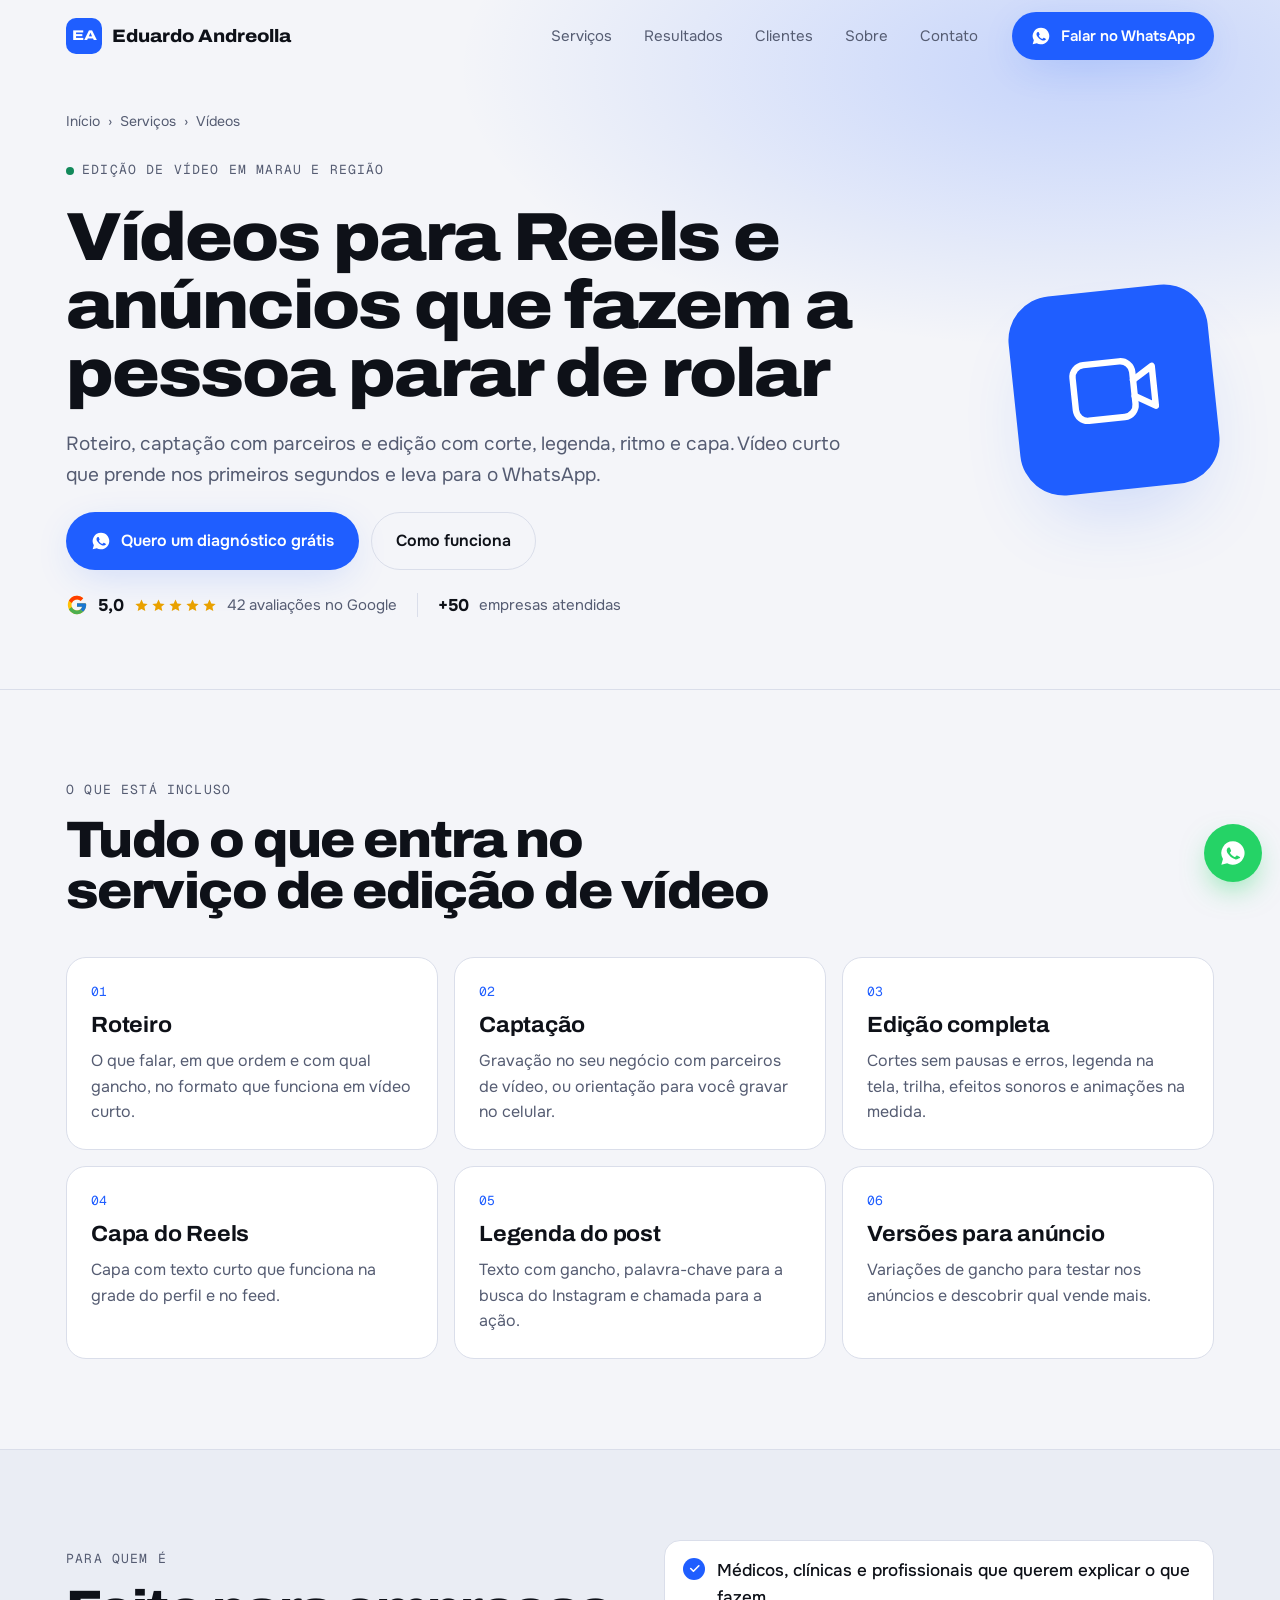
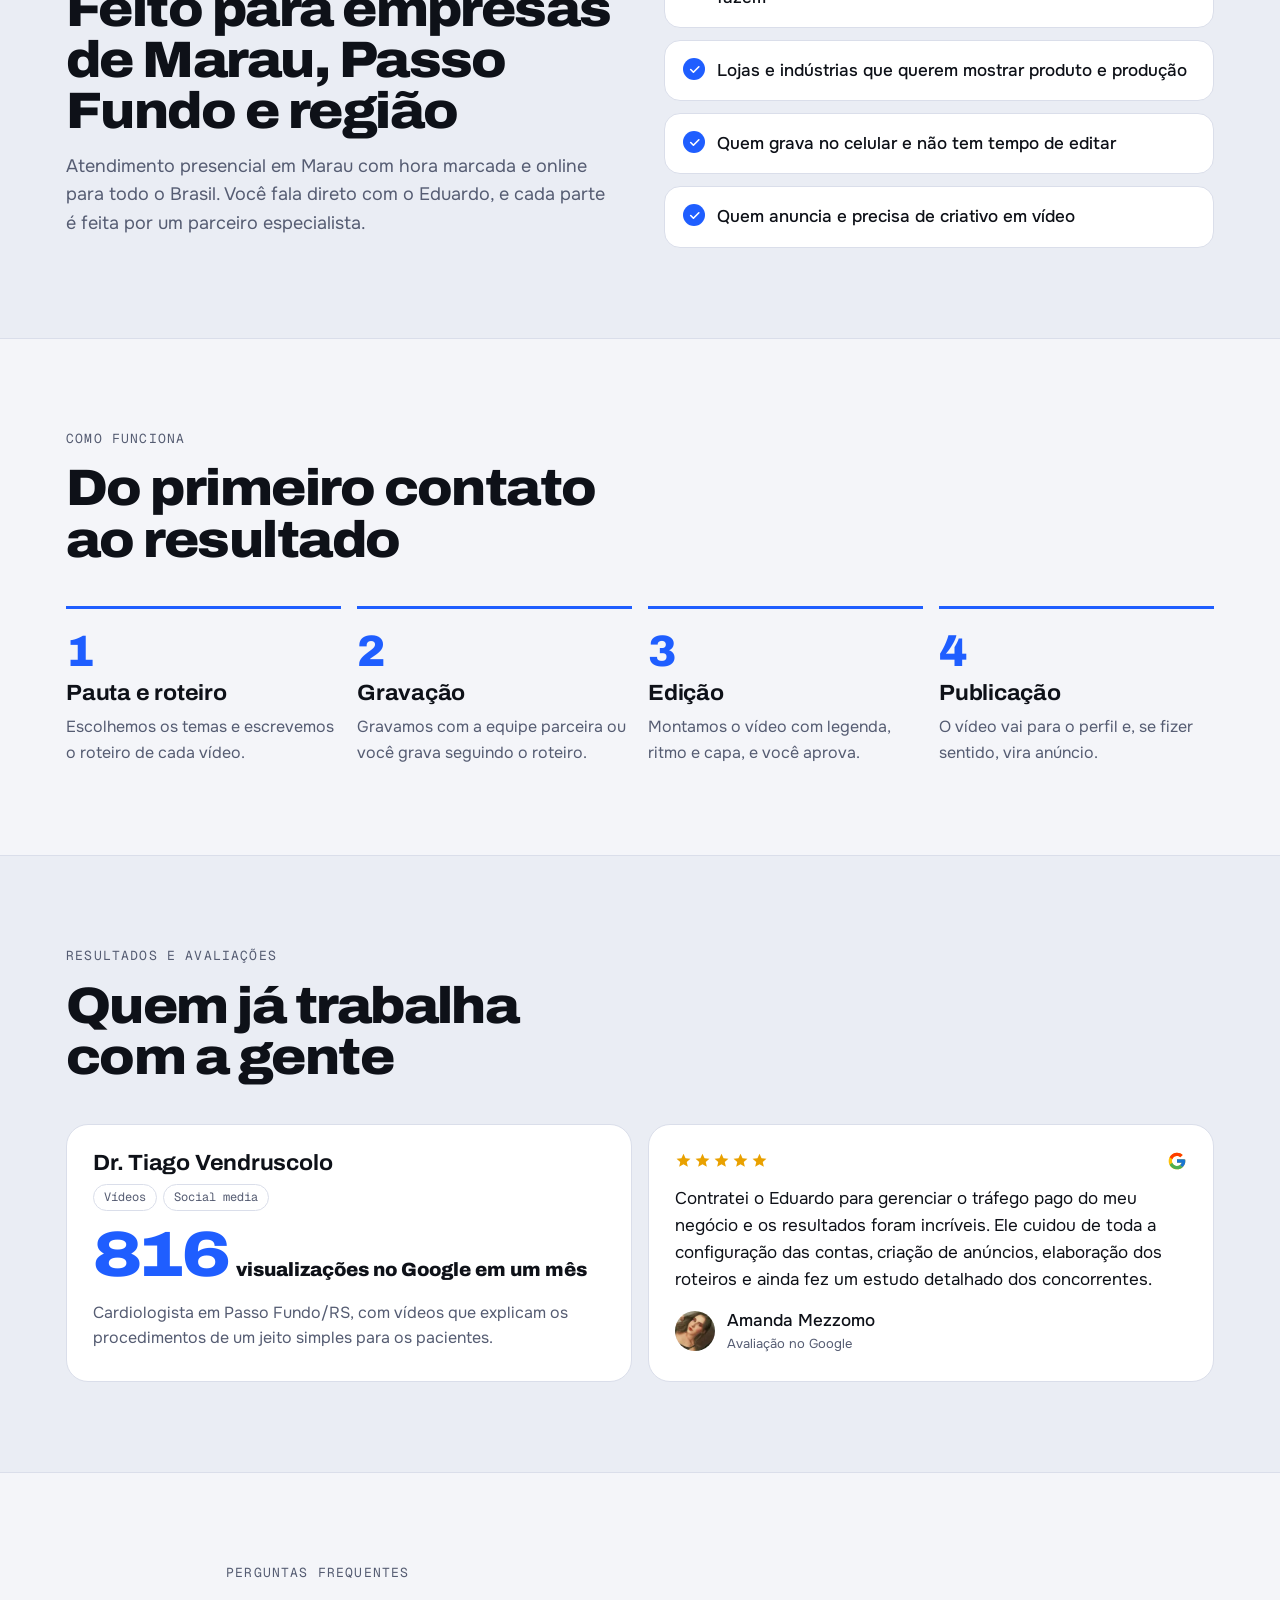
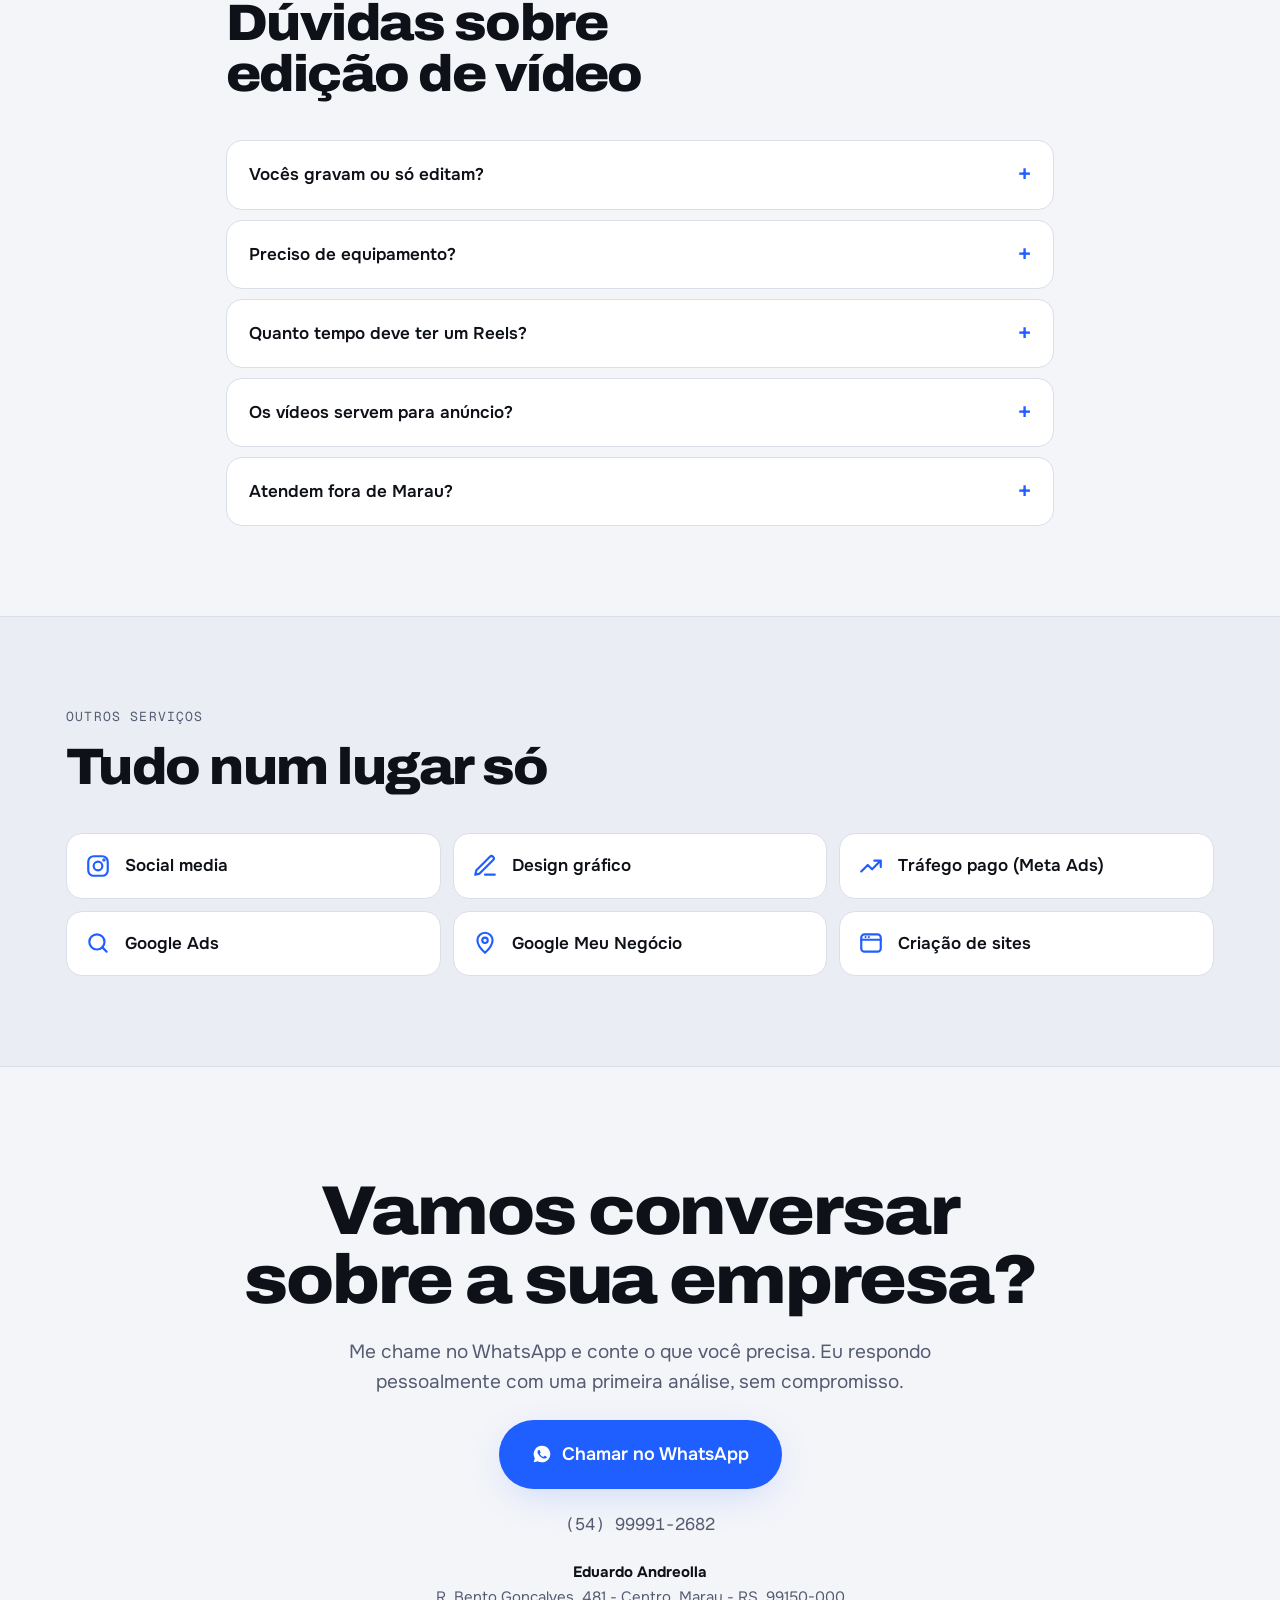
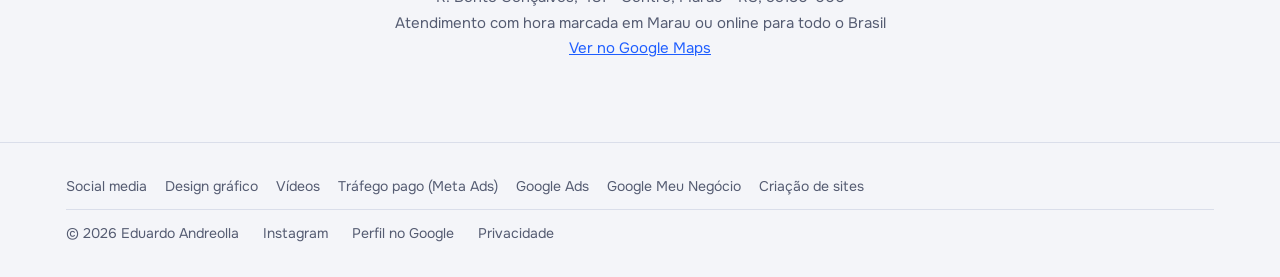
<file: edicao-de-video/index.html>
<!doctype html>
<html lang="pt-BR">
<head>
<meta charset="utf-8">
<meta name="viewport" content="width=device-width, initial-scale=1, viewport-fit=cover">
<title>Edição de Vídeo para Reels e Anúncios em Marau/RS | Eduardo Andreolla</title>
<meta name="description" content="Edição de vídeo para Reels, TikTok e anúncios em Marau e região: corte, legenda, trilha, capa e versões para testar nos anúncios. Captação com parceiros. Fale pelo WhatsApp.">
<link rel="canonical" href="https://eduardoandreolla.com.br/edicao-de-video/">
<meta property="og:title" content="Edição de Vídeo para Reels e Anúncios em Marau/RS | Eduardo Andreolla">
<meta property="og:description" content="Edição de vídeo para Reels, TikTok e anúncios em Marau e região: corte, legenda, trilha, capa e versões para testar nos anúncios. Captação com parceiros. Fale pelo WhatsApp.">
<meta property="og:type" content="website">
<meta property="og:url" content="https://eduardoandreolla.com.br/edicao-de-video/">
<meta property="og:image" content="https://eduardoandreolla.com.br/img/eduardo.webp">
<meta name="theme-color" content="#f4f5f9">
<link rel="icon" href="/links/img/favicon-64.png">
<link rel="preconnect" href="https://fonts.googleapis.com">
<link rel="preconnect" href="https://fonts.gstatic.com" crossorigin>
<link rel="stylesheet" href="https://fonts.googleapis.com/css2?family=Archivo:wdth,wght@62..125,400..900&family=Onest:wght@400;500;600&family=Geist+Mono:wght@400;500&display=swap">
<script type="application/ld+json">[{"@context":"https://schema.org","@type":"Service","name":"Vídeos para Reels e anúncios que fazem a pessoa parar de rolar","serviceType":"Vídeos","description":"Edição de vídeo para Reels, TikTok e anúncios em Marau e região: corte, legenda, trilha, capa e versões para testar nos anúncios. Captação com parceiros. Fale pelo WhatsApp.","url":"https://eduardoandreolla.com.br/edicao-de-video/","provider":{"@id":"https://eduardoandreolla.com.br/#empresa"},"areaServed":[{"@type":"City","name":"Marau"},{"@type":"City","name":"Passo Fundo"},{"@type":"City","name":"Erechim"},{"@type":"City","name":"Carazinho"},{"@type":"City","name":"Casca"},{"@type":"City","name":"Guaporé"},{"@type":"City","name":"Nova Prata"},{"@type":"State","name":"Rio Grande do Sul"}]},{"@context":"https://schema.org","@type":"BreadcrumbList","itemListElement":[{"@type":"ListItem","position":1,"name":"Início","item":"https://eduardoandreolla.com.br/"},{"@type":"ListItem","position":2,"name":"Serviços","item":"https://eduardoandreolla.com.br/#servicos"},{"@type":"ListItem","position":3,"name":"Vídeos","item":"https://eduardoandreolla.com.br/edicao-de-video/"}]},{"@context":"https://schema.org","@type":"FAQPage","mainEntity":[{"@type":"Question","name":"Vocês gravam ou só editam?","acceptedAnswer":{"@type":"Answer","text":"Os dois. Temos parceiros de captação para gravar no seu negócio, e também editamos vídeos que você grava no celular."}},{"@type":"Question","name":"Preciso de equipamento?","acceptedAnswer":{"@type":"Answer","text":"Não. Um celular atual grava muito bem. Orientamos sobre luz, som e enquadramento para o vídeo ficar com qualidade."}},{"@type":"Question","name":"Quanto tempo deve ter um Reels?","acceptedAnswer":{"@type":"Answer","text":"Depende do assunto. O mais importante é prender nos primeiros segundos e não enrolar. Em geral, entre 15 e 60 segundos."}},{"@type":"Question","name":"Os vídeos servem para anúncio?","acceptedAnswer":{"@type":"Answer","text":"Sim. Fazemos versões com ganchos diferentes para testar nos anúncios do Instagram e do Facebook."}},{"@type":"Question","name":"Atendem fora de Marau?","acceptedAnswer":{"@type":"Answer","text":"A captação presencial é em Marau e região. A edição é feita online, para qualquer cidade."}}]}]</script>
<style>/* Páginas de serviço: mesmas cores e fontes da página inicial (claro por padrão, escuro se o visitante escolheu) */
:root{
  --bg:#f4f5f9; --bg2:#eaedf4; --surface:#ffffff; --fg:#0e1118; --muted:#555c72; --line:#dadeea;
  --accent:#1f5eff; --accent-2:#1f5eff; --ink:#ffffff; --glow:rgba(31,94,255,.22); --good:#12895a; --star:#e9a100;
  --display:"Archivo","Arial Black",system-ui,sans-serif; --body:"Onest","Segoe UI",system-ui,sans-serif; --mono:"Geist Mono",ui-monospace,Consolas,monospace;
  --gut:max(16px,env(safe-area-inset-left,0px)); --gutR:max(16px,env(safe-area-inset-right,0px));
  color-scheme:light;
}
:root[data-tema="escuro"]{
  --bg:#0a0c12; --bg2:#10131b; --surface:#151924; --fg:#f2f4fa; --muted:#a0a8bd; --line:#252b3b;
  --accent:#4d7dff; --accent-2:#8fb0ff; --ink:#ffffff; --glow:rgba(77,125,255,.38); --good:#3ecf8e; --star:#f5b301;
  color-scheme:dark;
}
*{box-sizing:border-box}
html{scroll-behavior:smooth}
body{margin:0;background:var(--bg);color:var(--fg);font-family:var(--body);font-size:17px;line-height:1.6;overflow-x:hidden;padding-top:env(safe-area-inset-top,0px)}
img{max-width:100%;display:block}
a{color:inherit}
:focus-visible{outline:2px solid var(--accent);outline-offset:3px;border-radius:6px}
.in{max-width:1180px;margin:0 auto;padding-left:var(--gut);padding-right:var(--gutR)}
.narrow{max-width:860px}
.eyebrow{font-family:var(--mono);font-size:13px;letter-spacing:.09em;text-transform:uppercase;color:var(--muted);display:flex;align-items:center;gap:8px}
.dot{display:inline-block;width:8px;height:8px;border-radius:50%;background:var(--good)}
.g{width:1em;height:1em;flex:none}
.starsv{display:inline-flex;gap:2px;color:var(--star)}
.starsv svg{width:1em;height:1em}
.btn{display:inline-flex;align-items:center;gap:10px;font-weight:600;font-size:16px;text-decoration:none;border-radius:999px;padding:15px 24px;border:1px solid transparent;transition:background .2s,border-color .2s,transform .2s}
.btn:hover{transform:translateY(-2px)}
.btn svg{width:20px;height:20px;flex:none}
.btn-main{background:var(--accent);color:var(--ink);box-shadow:0 10px 40px -10px var(--glow)}
.btn-ghost{border-color:var(--line);color:var(--fg)}
.btn-ghost:hover{border-color:var(--fg)}
.btn.big{font-size:18px;padding:19px 32px}

header.top{position:fixed;inset:0 0 auto;z-index:50;padding-top:env(safe-area-inset-top,0px);transition:transform .4s,background .3s,border-color .3s;border-bottom:1px solid transparent}
header.top.solid{background:color-mix(in srgb,var(--bg) 86%,transparent);backdrop-filter:blur(14px);border-color:var(--line)}
header.top.hide{transform:translateY(-100%)}
header.top .in{display:flex;align-items:center;gap:20px;height:72px}
.brand{display:flex;align-items:center;gap:10px;text-decoration:none;font-family:var(--display);font-weight:800;font-stretch:110%;font-size:18px}
.brand i{display:grid;place-items:center;width:36px;height:36px;border-radius:10px;background:var(--accent);color:var(--ink);font-style:normal;font-size:14px;font-stretch:125%}
nav.menu{display:flex;gap:4px;margin-left:auto}
nav.menu a{text-decoration:none;font-size:15px;color:var(--muted);padding:8px 14px;border-radius:999px}
nav.menu a:hover{color:var(--fg)}
header .btn{padding:11px 18px;font-size:15px}
@media (max-width:900px){nav.menu{display:none}.brand{margin-right:auto}header .btn span{display:none}header .btn{padding:11px}}

.hero{padding-block:calc(110px + env(safe-area-inset-top,0px)) 70px;border-bottom:1px solid var(--line);background:radial-gradient(900px 400px at 85% 10%,var(--glow),transparent 70%)}
.crumbs{display:flex;flex-wrap:wrap;gap:8px;font-size:14px;color:var(--muted);margin-bottom:28px}
.crumbs a{text-decoration:none}
.crumbs a:hover{color:var(--fg)}
.hero-grid{display:grid;grid-template-columns:minmax(0,1fr) auto;gap:40px;align-items:center}
.hero-text{display:grid;gap:22px;min-width:0}
h1{font-family:var(--display);font-weight:850;font-stretch:110%;font-size:clamp(36px,5.4vw,68px);line-height:1;letter-spacing:-.03em;margin:0;text-wrap:balance;max-width:20ch}
.lead{margin:0;font-size:19px;color:var(--muted);max-width:60ch}
.cta-row{display:flex;flex-wrap:wrap;gap:12px}
.proof{display:flex;flex-wrap:wrap;align-items:center;gap:8px 10px;font-size:15px;color:var(--muted)}
.proof b{color:var(--fg);font-size:17px}
.proof .g{width:22px;height:22px}
.proof .sep{width:1px;height:24px;background:var(--line);margin-inline:10px}
.hero-ico{width:200px;height:200px;border-radius:44px;display:grid;place-items:center;background:var(--accent);color:var(--ink);box-shadow:0 40px 80px -30px var(--glow);transform:rotate(-6deg)}
.hero-ico svg{width:96px;height:96px;stroke-width:1.6}
@media (max-width:820px){.hero-grid{grid-template-columns:minmax(0,1fr)}.hero-ico{display:none}}

.sec{padding-block:90px}
.sec.alt{background:var(--bg2);border-block:1px solid var(--line)}
.sec-head{display:grid;gap:14px;margin-bottom:40px;max-width:760px}
h2{font-family:var(--display);font-weight:850;font-stretch:108%;font-size:clamp(30px,4vw,52px);line-height:1;letter-spacing:-.03em;margin:0;text-wrap:balance}
.sec-head p{margin:0;color:var(--muted);font-size:18px}
h3{font-family:var(--display);font-stretch:105%;font-size:22px;line-height:1.15;letter-spacing:-.01em;margin:0}
.grid3{display:grid;grid-template-columns:repeat(3,minmax(0,1fr));gap:16px}
@media (max-width:900px){.grid3{grid-template-columns:repeat(2,minmax(0,1fr))}}
@media (max-width:600px){.grid3{grid-template-columns:minmax(0,1fr)}}
.item{background:var(--surface);border:1px solid var(--line);border-radius:20px;padding:24px;display:grid;gap:10px;align-content:start;transition:border-color .2s,transform .2s}
.item:hover{border-color:var(--accent);transform:translateY(-4px)}
.item .n{font-family:var(--mono);font-size:13px;color:var(--accent-2)}
.item p{margin:0;color:var(--muted);font-size:16px}
.split{display:grid;grid-template-columns:minmax(0,1fr) minmax(0,1fr);gap:48px;align-items:center}
.split .sec-head{margin:0}
@media (max-width:820px){.split{grid-template-columns:minmax(0,1fr);gap:28px}}
.checks{list-style:none;margin:0;padding:0;display:grid;gap:12px}
.checks li{display:flex;gap:12px;align-items:flex-start;background:var(--surface);border:1px solid var(--line);border-radius:16px;padding:16px 18px;font-weight:500}
.checks li::before{content:"";flex:none;width:22px;height:22px;margin-top:1px;border-radius:50%;background:var(--accent) url("data:image/svg+xml,%3Csvg xmlns='http://www.w3.org/2000/svg' viewBox='0 0 24 24' fill='none' stroke='%23ffffff' stroke-width='3' stroke-linecap='round' stroke-linejoin='round'%3E%3Cpath d='M5 12l5 5L20 7'/%3E%3C/svg%3E") center/13px no-repeat}
.steps{list-style:none;margin:0;padding:0;display:grid;grid-template-columns:repeat(4,minmax(0,1fr));gap:16px;counter-reset:p}
@media (max-width:900px){.steps{grid-template-columns:repeat(2,minmax(0,1fr))}}
@media (max-width:560px){.steps{grid-template-columns:minmax(0,1fr)}}
.steps li{counter-increment:p;position:relative;border-top:3px solid var(--accent);padding-top:20px;display:grid;gap:8px;align-content:start}
.steps li::before{content:counter(p);font-family:var(--display);font-weight:850;font-size:44px;line-height:1;color:var(--accent)}
.steps p{margin:0;color:var(--muted);font-size:16px}
.proof-grid{display:grid;grid-template-columns:repeat(2,minmax(0,1fr));gap:16px}
@media (max-width:820px){.proof-grid{grid-template-columns:minmax(0,1fr)}}
.case,.rv{background:var(--surface);border:1px solid var(--line);border-radius:22px;padding:26px;display:grid;gap:14px;align-content:start}
.case-top{display:grid;gap:8px}
.tags{display:flex;flex-wrap:wrap;gap:6px}
.tag{font-family:var(--mono);font-size:12px;color:var(--muted);border:1px solid var(--line);border-radius:999px;padding:3px 10px}
.case .big{font-family:var(--display);font-weight:850;font-stretch:118%;font-size:clamp(46px,5vw,68px);line-height:.95;letter-spacing:-.04em;color:var(--accent)}
.case .big small{font-size:.3em;font-stretch:100%;letter-spacing:0;color:var(--fg);margin-left:8px}
.case p,.rv p{margin:0;color:var(--muted);font-size:16px}
.rv .rt{display:flex;justify-content:space-between;align-items:center}
.rv .rt .g{width:20px;height:20px}
.rv p{color:var(--fg);font-size:17px}
.rv footer{display:flex;align-items:center;gap:12px;font-weight:500}
.rv footer small{display:block;font-weight:400;color:var(--muted);font-size:13px}
.av{width:40px;height:40px;border-radius:50%;flex:none;display:grid;place-items:center;font-weight:600;background:color-mix(in srgb,var(--accent) 18%,transparent);color:var(--accent-2);overflow:hidden}
.av img{width:100%;height:100%;object-fit:cover}
.faq{display:grid;gap:10px}
.faq details{background:var(--surface);border:1px solid var(--line);border-radius:16px;padding:0 22px;transition:border-color .2s}
.faq details[open]{border-color:var(--accent)}
.faq summary{cursor:pointer;list-style:none;padding:20px 0;font-weight:600;font-size:17px;display:flex;justify-content:space-between;gap:16px}
.faq summary::-webkit-details-marker{display:none}
.faq summary::after{content:"+";font-family:var(--mono);font-size:22px;line-height:1;color:var(--accent-2);transition:transform .2s}
.faq details[open] summary::after{transform:rotate(45deg)}
.faq details p{margin:0 0 20px;color:var(--muted)}
.others{display:grid;grid-template-columns:repeat(3,minmax(0,1fr));gap:12px}
@media (max-width:820px){.others{grid-template-columns:repeat(2,minmax(0,1fr))}}
@media (max-width:480px){.others{grid-template-columns:minmax(0,1fr)}}
.others a{display:flex;align-items:center;gap:14px;text-decoration:none;background:var(--surface);border:1px solid var(--line);border-radius:16px;padding:18px;font-weight:600;transition:border-color .2s,transform .2s}
.others a:hover{border-color:var(--accent);transform:translateY(-3px)}
.others svg{width:26px;height:26px;color:var(--accent-2);flex:none}
.final{padding-block:110px 80px;text-align:center}
.final .in{display:grid;gap:22px;justify-items:center}
.final h2{font-size:clamp(34px,5.4vw,72px);max-width:18ch}
.final p{margin:0;color:var(--muted);font-size:19px;max-width:52ch}
.phone{font-family:var(--mono);color:var(--muted);user-select:all}
.nap{font-style:normal;font-size:15px;color:var(--muted);line-height:1.7}
.nap strong{color:var(--fg)}
.nap a{color:var(--accent-2)}
footer.foot{border-top:1px solid var(--line);padding-block:32px calc(32px + env(safe-area-inset-bottom,0px))}
footer.foot .in{display:flex;flex-wrap:wrap;gap:12px 24px;align-items:center;font-size:14px;color:var(--muted)}
footer.foot a{text-decoration:none}
footer.foot a:hover{color:var(--fg)}
.fserv{display:flex;flex-wrap:wrap;gap:8px 18px;flex-basis:100%;order:-1;padding-bottom:12px;border-bottom:1px solid var(--line)}
.wa-float{position:fixed;right:calc(18px + env(safe-area-inset-right,0px));bottom:calc(18px + env(safe-area-inset-bottom,0px));z-index:40;width:58px;height:58px;border-radius:50%;display:grid;place-items:center;background:#25d366;color:#fff;box-shadow:0 12px 30px -8px rgba(37,211,102,.6)}
.wa-float svg{width:28px;height:28px}
@media (prefers-reduced-motion:reduce){*{transition:none!important;scroll-behavior:auto!important}}
</style>
<script>(function(){var r=document.documentElement,t='claro';try{var s=localStorage.getItem('ea-tema');if(s==='claro'||s==='escuro'){t=s;}}catch(e){}r.setAttribute('data-tema',t);})();</script>
</head>
<body>
<svg width="0" height="0" style="position:absolute" aria-hidden="true">
  <symbol id="gG" viewBox="0 0 48 48"><path fill="#FFC107" d="M43.6 20.5H42V20H24v8h11.3C33.7 32.7 29.2 36 24 36c-6.6 0-12-5.4-12-12s5.4-12 12-12c3.1 0 5.8 1.2 7.9 3.1l5.7-5.7C34 6.1 29.3 4 24 4 12.9 4 4 12.9 4 24s8.9 20 20 20 20-8.9 20-20c0-1.3-.1-2.4-.4-3.5z"/><path fill="#FF3D00" d="M6.3 14.7l6.6 4.8C14.7 15.1 19 12 24 12c3.1 0 5.8 1.2 7.9 3.1l5.7-5.7C34 6.1 29.3 4 24 4 16.3 4 9.7 8.3 6.3 14.7z"/><path fill="#4CAF50" d="M24 44c5.2 0 9.9-2 13.4-5.2l-6.2-5.2C29.2 35.1 26.7 36 24 36c-5.2 0-9.6-3.3-11.3-7.9l-6.5 5C9.5 39.6 16.2 44 24 44z"/><path fill="#1976D2" d="M43.6 20.5H42V20H24v8h11.3c-.8 2.2-2.2 4.2-4.1 5.6l6.2 5.2C37 39.2 44 34 44 24c0-1.3-.1-2.4-.4-3.5z"/></symbol>
  <symbol id="st" viewBox="0 0 24 24"><path fill="currentColor" d="m12 2.5 2.9 6.3 6.9.7-5.2 4.6 1.5 6.8L12 17.4l-6.1 3.5 1.5-6.8L2.2 9.5l6.9-.7Z"/></symbol>
  <symbol id="wa" viewBox="0 0 24 24"><path fill="currentColor" d="M12 2a10 10 0 0 0-8.6 15.1L2 22l5-1.3A10 10 0 1 0 12 2Zm5.3 14.1c-.2.6-1.3 1.2-1.8 1.3-.5.1-1 .1-1.7-.1a15 15 0 0 1-1.5-.6 11.9 11.9 0 0 1-4.6-4.1 5.2 5.2 0 0 1-1.1-2.8 3 3 0 0 1 1-2.2 1 1 0 0 1 .7-.3h.5c.2 0 .4 0 .6.5l.9 2.1c.1.2.1.3 0 .5l-.3.5-.4.5c-.1.1-.3.3-.1.6a8.6 8.6 0 0 0 1.6 2 7.8 7.8 0 0 0 2.3 1.4c.3.1.5.1.6-.1l.9-1c.2-.3.4-.2.6-.1l2 1c.3.1.5.2.5.3.1.1.1.7-.1 1.3Z"/></symbol>
</svg>
<header class="top" id="top"><div class="in">
  <a class="brand" href="/"><i>EA</i>Eduardo Andreolla</a>
  <nav class="menu" aria-label="Principal"><a href="/#servicos">Serviços</a><a href="/#resultados">Resultados</a><a href="/#clientes">Clientes</a><a href="/#sobre">Sobre</a><a href="#contato">Contato</a></nav>
  <a class="btn btn-main" href="https://wa.me/5554999912682?text=Ol%C3%A1%20Eduardo%2C%20vim%20pelo%20site%20e%20quero%20saber%20sobre%20edi%C3%A7%C3%A3o%20de%20v%C3%ADdeo" target="_blank" rel="noopener"><svg><use href="#wa"/></svg><span>Falar no WhatsApp</span></a>
</div></header>

<main>
<section class="hero"><div class="in">
  <nav class="crumbs" aria-label="Você está em"><a href="/">Início</a><span aria-hidden="true">›</span><a href="/#servicos">Serviços</a><span aria-hidden="true">›</span><span aria-current="page">Vídeos</span></nav>
  <div class="hero-grid">
    <div class="hero-text">
      <div class="eyebrow"><span class="dot"></span>Edição de vídeo em Marau e região</div>
      <h1>Vídeos para Reels e anúncios que fazem a pessoa parar de rolar</h1>
      <p class="lead">Roteiro, captação com parceiros e edição com corte, legenda, ritmo e capa. Vídeo curto que prende nos primeiros segundos e leva para o WhatsApp.</p>
      <div class="cta-row"><a class="btn btn-main" href="https://wa.me/5554999912682?text=Ol%C3%A1%20Eduardo%2C%20vim%20pelo%20site%20e%20quero%20saber%20sobre%20edi%C3%A7%C3%A3o%20de%20v%C3%ADdeo" target="_blank" rel="noopener"><svg><use href="#wa"/></svg>Quero um diagnóstico grátis</a><a class="btn btn-ghost" href="#como-funciona">Como funciona</a></div>
      <div class="proof"><svg class="g"><use href="#gG"/></svg><b>5,0</b><span class="starsv" aria-label="5 estrelas"><svg><use href="#st"/></svg><svg><use href="#st"/></svg><svg><use href="#st"/></svg><svg><use href="#st"/></svg><svg><use href="#st"/></svg></span><span>42 avaliações no Google</span><span class="sep" aria-hidden="true"></span><b>+50</b><span>empresas atendidas</span></div>
    </div>
    <div class="hero-ico" aria-hidden="true"><svg viewBox="0 0 24 24" fill="none" stroke="currentColor" stroke-width="2" stroke-linecap="round" stroke-linejoin="round" aria-hidden="true"><rect x="2" y="5" width="15" height="14" rx="3"/><path d="m17 10 5-3v10l-5-3"/></svg></div>
  </div>
</div></section>

<section class="sec"><div class="in">
  <div class="sec-head"><div class="eyebrow">O que está incluso</div><h2>Tudo o que entra no serviço de edição de vídeo</h2></div>
  <div class="grid3"><div class="item"><span class="n">01</span><h3>Roteiro</h3><p>O que falar, em que ordem e com qual gancho, no formato que funciona em vídeo curto.</p></div><div class="item"><span class="n">02</span><h3>Captação</h3><p>Gravação no seu negócio com parceiros de vídeo, ou orientação para você gravar no celular.</p></div><div class="item"><span class="n">03</span><h3>Edição completa</h3><p>Cortes sem pausas e erros, legenda na tela, trilha, efeitos sonoros e animações na medida.</p></div><div class="item"><span class="n">04</span><h3>Capa do Reels</h3><p>Capa com texto curto que funciona na grade do perfil e no feed.</p></div><div class="item"><span class="n">05</span><h3>Legenda do post</h3><p>Texto com gancho, palavra-chave para a busca do Instagram e chamada para a ação.</p></div><div class="item"><span class="n">06</span><h3>Versões para anúncio</h3><p>Variações de gancho para testar nos anúncios e descobrir qual vende mais.</p></div></div>
</div></section>

<section class="sec alt"><div class="in split">
  <div class="sec-head"><div class="eyebrow">Para quem é</div><h2>Feito para empresas de Marau, Passo Fundo e região</h2><p>Atendimento presencial em Marau com hora marcada e online para todo o Brasil. Você fala direto com o Eduardo, e cada parte é feita por um parceiro especialista.</p></div>
  <ul class="checks"><li>Médicos, clínicas e profissionais que querem explicar o que fazem</li><li>Lojas e indústrias que querem mostrar produto e produção</li><li>Quem grava no celular e não tem tempo de editar</li><li>Quem anuncia e precisa de criativo em vídeo</li></ul>
</div></section>

<section class="sec" id="como-funciona"><div class="in">
  <div class="sec-head"><div class="eyebrow">Como funciona</div><h2>Do primeiro contato ao resultado</h2></div>
  <ol class="steps"><li><h3>Pauta e roteiro</h3><p>Escolhemos os temas e escrevemos o roteiro de cada vídeo.</p></li><li><h3>Gravação</h3><p>Gravamos com a equipe parceira ou você grava seguindo o roteiro.</p></li><li><h3>Edição</h3><p>Montamos o vídeo com legenda, ritmo e capa, e você aprova.</p></li><li><h3>Publicação</h3><p>O vídeo vai para o perfil e, se fizer sentido, vira anúncio.</p></li></ol>
</div></section>

<section class="sec alt"><div class="in">
  <div class="sec-head"><div class="eyebrow">Resultados e avaliações</div><h2>Quem já trabalha com a gente</h2></div>
  <div class="proof-grid"><article class="case"><div class="case-top"><h3>Dr. Tiago Vendruscolo</h3><div class="tags"><span class="tag">Vídeos</span><span class="tag">Social media</span></div></div>
      <div class="big">816<small>visualizações no Google em um mês</small></div><p>Cardiologista em Passo Fundo/RS, com vídeos que explicam os procedimentos de um jeito simples para os pacientes.</p></article><article class="rv"><div class="rt"><span class="starsv" aria-label="5 estrelas"><svg><use href="#st"/></svg><svg><use href="#st"/></svg><svg><use href="#st"/></svg><svg><use href="#st"/></svg><svg><use href="#st"/></svg></span><svg class="g" aria-hidden="true"><use href="#gG"/></svg></div><p>Contratei o Eduardo para gerenciar o tráfego pago do meu negócio e os resultados foram incríveis. Ele cuidou de toda a configuração das contas, criação de anúncios, elaboração dos roteiros e ainda fez um estudo detalhado dos concorrentes.</p><footer><span class="av"><img src="/img/av/amanda.webp" alt="" width="40" height="40" loading="lazy"></span><span>Amanda Mezzomo<small>Avaliação no Google</small></span></footer></article></div>
</div></section>

<section class="sec"><div class="in narrow">
  <div class="sec-head"><div class="eyebrow">Perguntas frequentes</div><h2>Dúvidas sobre edição de vídeo</h2></div>
  <div class="faq"><details><summary>Vocês gravam ou só editam?</summary><p>Os dois. Temos parceiros de captação para gravar no seu negócio, e também editamos vídeos que você grava no celular.</p></details><details><summary>Preciso de equipamento?</summary><p>Não. Um celular atual grava muito bem. Orientamos sobre luz, som e enquadramento para o vídeo ficar com qualidade.</p></details><details><summary>Quanto tempo deve ter um Reels?</summary><p>Depende do assunto. O mais importante é prender nos primeiros segundos e não enrolar. Em geral, entre 15 e 60 segundos.</p></details><details><summary>Os vídeos servem para anúncio?</summary><p>Sim. Fazemos versões com ganchos diferentes para testar nos anúncios do Instagram e do Facebook.</p></details><details><summary>Atendem fora de Marau?</summary><p>A captação presencial é em Marau e região. A edição é feita online, para qualquer cidade.</p></details></div>
</div></section>

<section class="sec alt"><div class="in">
  <div class="sec-head"><div class="eyebrow">Outros serviços</div><h2>Tudo num lugar só</h2></div>
  <div class="others"><a href="/social-media/"><svg viewBox="0 0 24 24" fill="none" stroke="currentColor" stroke-width="2" stroke-linecap="round" stroke-linejoin="round" aria-hidden="true"><rect x="3" y="3" width="18" height="18" rx="5"/><circle cx="12" cy="12" r="4"/><circle cx="17.5" cy="6.5" r=".6" fill="currentColor"/></svg><span>Social media</span></a><a href="/design-grafico/"><svg viewBox="0 0 24 24" fill="none" stroke="currentColor" stroke-width="2" stroke-linecap="round" stroke-linejoin="round" aria-hidden="true"><path d="M12 20h9"/><path d="M16.5 3.5a2.1 2.1 0 0 1 3 3L7 19l-4 1 1-4Z"/></svg><span>Design gráfico</span></a><a href="/trafego-pago/"><svg viewBox="0 0 24 24" fill="none" stroke="currentColor" stroke-width="2" stroke-linecap="round" stroke-linejoin="round" aria-hidden="true"><path d="M3 17l6-6 4 4 8-8M15 7h6v6"/></svg><span>Tráfego pago (Meta Ads)</span></a><a href="/google-ads/"><svg viewBox="0 0 24 24" fill="none" stroke="currentColor" stroke-width="2" stroke-linecap="round" stroke-linejoin="round" aria-hidden="true"><circle cx="11" cy="11" r="7"/><path d="m20 20-3.5-3.5"/></svg><span>Google Ads</span></a><a href="/google-meu-negocio/"><svg viewBox="0 0 24 24" fill="none" stroke="currentColor" stroke-width="2" stroke-linecap="round" stroke-linejoin="round" aria-hidden="true"><path d="M12 21s-7-6.2-7-11.5a7 7 0 0 1 14 0C19 14.8 12 21 12 21Z"/><circle cx="12" cy="9.5" r="2.5"/></svg><span>Google Meu Negócio</span></a><a href="/criacao-de-sites/"><svg viewBox="0 0 24 24" fill="none" stroke="currentColor" stroke-width="2" stroke-linecap="round" stroke-linejoin="round" aria-hidden="true"><rect x="3" y="4" width="18" height="16" rx="3"/><path d="M3 9h18M7 6.5h.01M10 6.5h.01"/></svg><span>Criação de sites</span></a></div>
</div></section>

<section class="final" id="contato"><div class="in">
  <h2>Vamos conversar sobre a sua empresa?</h2>
  <p>Me chame no WhatsApp e conte o que você precisa. Eu respondo pessoalmente com uma primeira análise, sem compromisso.</p>
  <a class="btn btn-main big" href="https://wa.me/5554999912682?text=Ol%C3%A1%20Eduardo%2C%20vim%20pelo%20site%20e%20quero%20saber%20sobre%20edi%C3%A7%C3%A3o%20de%20v%C3%ADdeo" target="_blank" rel="noopener"><svg><use href="#wa"/></svg>Chamar no WhatsApp</a>
  <span class="phone">(54) 99991-2682</span>
  <address class="nap"><strong>Eduardo Andreolla</strong><br>R. Bento Gonçalves, 481 - Centro, Marau - RS, 99150-000<br>Atendimento com hora marcada em Marau ou online para todo o Brasil<br><a href="https://maps.google.com/maps?cid=14375186782390809811" target="_blank" rel="noopener">Ver no Google Maps</a></address>
</div></section>
</main>

<footer class="foot"><div class="in">
  <span>© 2026 Eduardo Andreolla</span>
  <nav class="fserv" aria-label="Serviços"><a href="/social-media/">Social media</a><a href="/design-grafico/">Design gráfico</a><a href="/edicao-de-video/">Vídeos</a><a href="/trafego-pago/">Tráfego pago (Meta Ads)</a><a href="/google-ads/">Google Ads</a><a href="/google-meu-negocio/">Google Meu Negócio</a><a href="/criacao-de-sites/">Criação de sites</a></nav>
  <a href="https://www.instagram.com/eduardoandreolla_/" target="_blank" rel="noopener">Instagram</a>
  <a href="https://maps.google.com/maps?cid=14375186782390809811" target="_blank" rel="noopener">Perfil no Google</a>
  <a href="/privacidade.html">Privacidade</a>
</div></footer>
<a class="wa-float" href="https://wa.me/5554999912682?text=Ol%C3%A1%20Eduardo%2C%20vim%20pelo%20site%20e%20quero%20saber%20sobre%20edi%C3%A7%C3%A3o%20de%20v%C3%ADdeo" target="_blank" rel="noopener" aria-label="Chamar no WhatsApp"><svg><use href="#wa"/></svg></a>
<script>(function(){var t=document.getElementById('top'),y0=0;addEventListener('scroll',function(){var y=scrollY;t.classList.toggle('solid',y>20);t.classList.toggle('hide',y>y0&&y>400);y0=y;},{passive:true});})();</script>
</body>
</html>
</file>
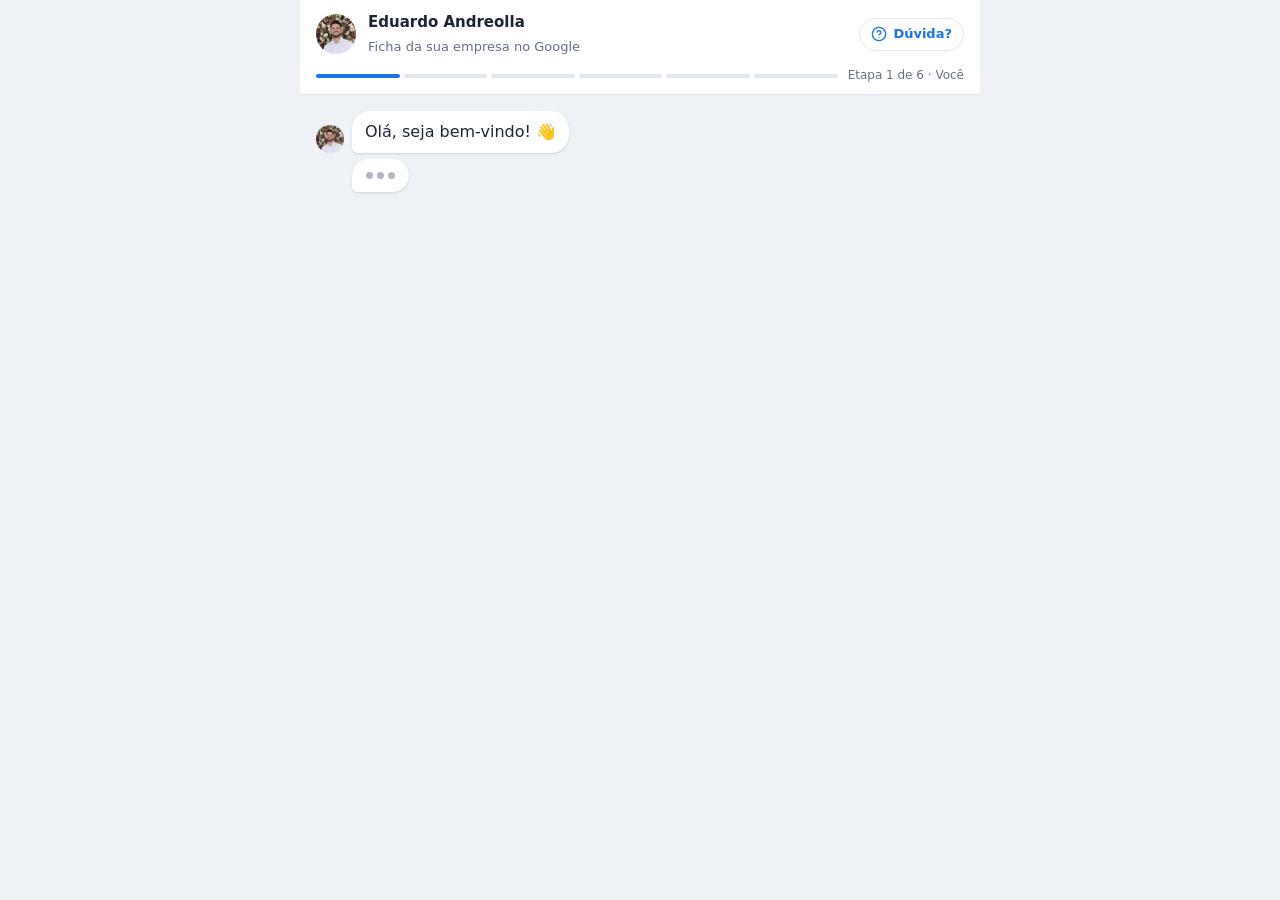
<file: ficha-google/index.html>
<!doctype html>
<html lang="pt-BR">
<head>
<meta charset="utf-8">
<meta name="viewport" content="width=device-width,initial-scale=1,viewport-fit=cover">
<title>Ficha do Google | Eduardo Andreolla</title>
<meta name="description" content="Formulário para configurar a ficha da sua empresa no Google Meu Negócio.">
<meta name="robots" content="noindex">
<meta name="theme-color" content="#1a73e8">
<link rel="icon" href="../links/img/favicon-64.png">
<meta property="og:title" content="Ficha da sua empresa no Google">
<meta property="og:description" content="Responda algumas perguntas para eu criar e otimizar a ficha da sua empresa no Google Meu Negócio.">
<meta property="og:image" content="https://eduardoandreolla.com.br/links/img/eduardo.jpg">
<meta property="og:url" content="https://eduardoandreolla.com.br/ficha-google/">
<link rel="stylesheet" href="../formulario/motor.css">
</head>
<body>
<div class="app">
  <header>
    <div class="who">
      <div class="id"><div class="avatar" aria-hidden="true"></div><div><b>Eduardo Andreolla</b><small>Ficha da sua empresa no Google</small></div></div>
      <a class="help" id="ajuda" target="_blank" rel="noopener"><svg viewBox="0 0 24 24" fill="none" stroke="currentColor" stroke-width="2" stroke-linecap="round" stroke-linejoin="round" aria-hidden="true"><circle cx="12" cy="12" r="10"/><path d="M9.1 9a3 3 0 0 1 5.8 1c0 2-3 3-3 3"/><path d="M12 17h.01"/></svg><span>Dúvida?</span></a>
    </div>
    <div class="progress" aria-hidden="true">
      <div class="bars"></div>
      <span class="stage" id="stage">Início</span>
    </div>
  </header>
  <main id="chat" aria-live="polite"></main>
  <footer id="composer"></footer>
</div>
<script src="../formulario/motor.js"></script>
<script>
const CATEGORIAS = ['Restaurante','Pizzaria','Lanchonete','Hamburgueria','Cafeteria','Padaria','Confeitaria','Sorveteria','Bar','Mercado','Açougue','Loja de roupas','Loja de calçados','Loja de presentes','Loja de móveis','Loja de materiais de construção','Ótica','Farmácia','Pet shop','Clínica veterinária','Academia','Estúdio de pilates','Salão de beleza','Barbearia','Clínica de estética','Centro de estética','Esteticista','Manicure','Clínica médica','Médico','Ginecologista','Cardiologista','Dermatologista','Dentista','Clínica odontológica','Nutricionista','Psicólogo','Fisioterapeuta','Advogado','Escritório de contabilidade','Imobiliária','Engenheiro civil','Arquiteto','Construtora','Oficina mecânica','Auto elétrica','Lava-jato','Loja de autopeças','Borracharia','Escola','Escola de idiomas','Agência de marketing','Gráfica','Fotógrafo','Serviço de buffet','Salão de festas','Hotel','Pousada','Distribuidora de gás','Loja de pisos e revestimentos','Vidraçaria','Serralheria','Marcenaria','Floricultura'];
const recebeNoLocal = a => a.modo !== 'Não recebe clientes no local (só online ou tele-entrega)';

const STAGES = ['Você', 'Empresa', 'Endereço', 'Atendimento', 'Estrutura', 'Fotos e contrato', 'Revisão'];

const passos = [
  { id: 'intro', stage: 0, nokey: true,
    say: () => ['Olá, seja bem-vindo! 👋', 'Este formulário reúne tudo o que eu preciso para criar e deixar completa a ficha da sua empresa no **Google Meu Negócio**. Leva uns 8 minutos.', { hint: 'Se digitar algo errado, no final você confere tudo e corrige antes de enviar. Se fechar a página, continua de onde parou.' }],
    input: { type: 'choice', options: ['Começar agora! 🚀'] } },

  ...P.contato(0),

  { id: 'tem_gmail', stage: 0, label: 'Tem e-mail do Google',
    say: () => ['Você tem um **e-mail do Google** (Gmail)?', { hint: 'É o e-mail que termina em @gmail.com.' }],
    input: { type: 'choice', options: SIM_NAO } },

  { id: 'gmail', stage: 0, label: 'E-mail do Google', when: a => a.tem_gmail === 'Sim',
    say: () => ['Qual é o seu **e-mail do Google**?'],
    input: { type: 'email' },
    after: async () => { await say('Perfeito! Eu crio a ficha e te adiciono como **proprietário** por esse e-mail. O Google te manda um convite, é só aceitar. 🔒'); await say({ hint: 'Você não precisa me passar senha nenhuma.' }); } },

  { id: 'm_sem_gmail', stage: 0, msg: true, when: a => a.tem_gmail === 'Não',
    say: () => ['Sem problema! Eu crio a ficha pelo meu e-mail e, quando você tiver um Gmail, passo a propriedade para você.'] },

  { id: 'ficha_existe', stage: 0, label: 'Já aparece no Google Maps',
    say: () => ['A sua empresa **já aparece no Google Maps**? (Mesmo que outra pessoa tenha criado.)', { hint: 'Se já existir, eu recupero a ficha em vez de criar outra. Ficha duplicada pode ser suspensa pelo Google.' }],
    input: { type: 'choice', options: ['Sim, já aparece', 'Não aparece', 'Não sei'] } },

  { id: 'ficha_link', stage: 0, label: 'Ficha que já existe', when: a => a.ficha_existe === 'Sim, já aparece',
    say: () => ['Se conseguir, cole aqui o **link da ficha** ou escreva o nome exato que aparece no Maps.'],
    input: { type: 'text', placeholder: 'Link ou nome no Google Maps', optional: 'Não sei' } },

  { id: 'm_empresa', stage: 1, msg: true, say: () => ['Agora vamos para as **informações da empresa**! 💼'] },

  ...P.cnpj(1),

  P.nomeEmpresa(1, 'É o nome da fachada. O Google não deixa colocar cidade nem palavras extras no nome, senão suspende a ficha.'),

  { id: 'categoria', stage: 1, label: 'Categoria principal',
    say: a => ['Qual é a **categoria principal** do seu negócio?', { hint: a._cnpj && a._cnpj.atividade ? `Na Receita, a atividade está como "${titleCase(a._cnpj.atividade)}". Escreva com as suas palavras o que vocês são.` : 'Exemplo: restaurante, loja de roupas, academia, clínica médica.' }],
    input: { type: 'text', placeholder: 'Comece a digitar...', list: CATEGORIAS } },

  { id: 'data_abertura', stage: 1, label: 'Data de abertura',
    say: () => ['Qual é a **data de abertura** da empresa?', { hint: 'Pode ser aproximada, se não lembrar a exata.' }],
    input: { type: 'date', max: today }, show: fmtDate },

  { id: 'whats_emp', stage: 1, label: 'WhatsApp da empresa',
    say: () => ['Qual é o **WhatsApp da empresa**? É o número que vai aparecer na ficha.'],
    input: { type: 'phone', chips: a => a.whats ? [{ label: 'É o mesmo do meu', value: a.whats }] : [] } },

  { id: 'instagram', stage: 1, label: 'Instagram',
    say: () => ['Qual é o **Instagram da empresa**?', { hint: 'Exemplo: @eduardoandreolla_' }],
    input: { type: 'instagram', placeholder: '@usuario', chips: () => [{ label: 'Não tem Instagram', value: 'Não tem' }] } },

  { id: 'site', stage: 1, label: 'Site',
    say: () => ['A empresa tem **site**? Se tiver, digite o endereço.'],
    input: { type: 'site', placeholder: 'www.suaempresa.com.br', chips: () => [{ label: 'Não tem site', value: 'Não tem' }] } },

  { id: 'm_endereco', stage: 2, msg: true, say: () => ['Agora o **endereço** da empresa 📍'] },

  { id: 'end_cnpj_ok', stage: 2, label: 'Endereço igual ao do CNPJ',
    when: a => a._cnpj && a.cnpj_ok === 'Sim, é essa' && a._cnpj.cep,
    say: a => { const c = a._cnpj; return ['O atendimento é **neste endereço**, que está no CNPJ?', { card: esc(`${c.rua}, ${c.numero}${c.complemento ? ' - ' + c.complemento : ''}\n${c.bairro} · ${c.cidade}/${c.uf}\nCEP ${c.cep}`).replace(/\n/g, '<br>') }]; },
    input: { type: 'choice', options: ['Sim, é esse', 'Não, é outro'] },
    after: async (v, a) => {
      if (v !== 'Sim, é esse') return;
      const c = a._cnpj, m = { cep: c.cep, rua: c.rua, numero: c.numero, complemento: c.complemento || 'Não tem', bairro: c.bairro, cidade: c.cidade, uf: c.uf };
      Object.entries(m).forEach(([k, x]) => { if (x) { a[k] = x; a._pre = (a._pre || []).concat(k); } });
    } },

  { id: 'cep', stage: 2, label: 'CEP',
    say: () => ['Qual é o **CEP**?', { hint: 'Com o CEP eu já preencho a rua, o bairro e a cidade.' }],
    input: { type: 'cep', chips: () => [{ label: 'Não sei o CEP', value: 'Não sei' }] },
    after: async (v, a) => {
      ['rua', 'bairro', 'cidade', 'uf'].forEach(k => delete a[k]);
      if (digits(v).length !== 8) return;
      const d = await getJSON(`https://viacep.com.br/ws/${digits(v)}/json/`);
      if (!d || d.erro) { await say({ hint: 'Não achei esse CEP. Vou perguntar o endereço por partes.' }); return; }
      if (d.logradouro) a.rua = d.logradouro;
      if (d.bairro) a.bairro = d.bairro;
      if (d.localidade) a.cidade = d.localidade;
      if (d.uf) a.uf = d.uf;
      await say(`Achei: ${[d.logradouro, d.bairro, d.localidade + '/' + d.uf].filter(Boolean).join(', ')} ✅`);
    } },

  { id: 'rua', stage: 2, label: 'Rua', say: () => ['Qual é o **nome da rua**?'], input: { type: 'text', placeholder: 'Rua, avenida...' } },
  { id: 'numero', stage: 2, label: 'Número', say: () => ['Qual é o **número**?'], input: { type: 'text', inputmode: 'numeric', placeholder: 'Número', chips: () => [{ label: 'Sem número', value: 'S/N' }] } },
  { id: 'complemento', stage: 2, label: 'Complemento', say: () => ['Tem **complemento**? (sala, andar, loja...)'], input: { type: 'text', placeholder: 'Ex.: Sala 401', optional: 'Não tem' } },
  { id: 'bairro', stage: 2, label: 'Bairro', say: () => ['Qual é o **bairro**?'], input: { type: 'text', placeholder: 'Bairro' } },
  { id: 'cidade', stage: 2, label: 'Cidade', say: () => ['Qual é a **cidade**?'], input: { type: 'text', placeholder: 'Cidade' } },
  { id: 'uf', stage: 2, label: 'Estado', say: () => ['Qual é o **estado**?'], input: { type: 'select', options: Object.entries(UFS).map(([k, n]) => ({ value: k, label: n })), def: 'RS' }, show: v => UFS[v] || v },

  { id: 'referencia', stage: 2, label: 'Pontos de referência',
    say: () => ['Tem algum **ponto de referência** que ajude o cliente a chegar?', { hint: 'Exemplo: ao lado do posto Ipiranga, dentro do Centro Clínico do Hospital.' }],
    input: { type: 'text', placeholder: 'Ponto de referência', optional: 'Não tem' } },

  { id: 'm_atend', stage: 3, msg: true, say: () => ['Agora vamos para o **atendimento** da empresa! 🕒'] },

  { id: 'horarios', stage: 3, label: 'Horário de funcionamento',
    say: () => ['Quais são os **dias e horários de funcionamento**?', { hint: 'Marque os dias abertos e ajuste os horários. Se fecha para o almoço, use "+ intervalo".' }],
    input: { type: 'hours' } },

  { id: 'pagamentos', stage: 3, label: 'Formas de pagamento',
    say: () => ['Quais **formas de pagamento** a empresa aceita?', { hint: 'Pode marcar mais de uma.' }],
    input: { type: 'multi', options: ['Pix', 'Dinheiro', 'Cartão de crédito', 'Cartão de débito', 'Pagamento por aproximação', 'Boleto', 'Cheque', 'Vale-refeição ou alimentação'] } },

  { id: 'modo', stage: 3, label: 'Como atende',
    say: () => ['A empresa **recebe clientes no local** ou só com agendamento?'],
    input: { type: 'choice', options: ['Recebe no local, sem precisar agendar', 'Recebe no local, só com horário marcado', 'Não recebe clientes no local (só online ou tele-entrega)'] } },

  { id: 'area', stage: 3, label: 'Onde atende',
    say: () => ['A empresa atende **só na sua cidade** ou também em **outras cidades**?'],
    input: { type: 'choice', options: ['Só na nossa cidade', 'Também em outras cidades'] } },

  { id: 'outras_cidades', stage: 3, label: 'Outras cidades atendidas', when: a => a.area === 'Também em outras cidades',
    say: () => ['Quais **outras cidades** a empresa atende?'],
    input: { type: 'textarea', placeholder: 'Ex.: Passo Fundo, Marau, Erechim' } },

  { id: 'entrega', stage: 3, label: 'Entrega e frete grátis',
    say: () => ['A empresa faz **entrega**? Tem **frete grátis** em alguma condição?'],
    input: { type: 'choice', options: ['Entrega com frete grátis em alguma condição', 'Entrega, mas sem frete grátis', 'Não faz entrega'] } },

  { id: 'frete_cond', stage: 3, label: 'Condição do frete grátis', when: a => a.entrega === 'Entrega com frete grátis em alguma condição',
    say: () => ['Qual é a **condição** para o frete grátis?', { hint: 'Exemplo: compras acima de R$ 100,00 em Passo Fundo.' }],
    input: { type: 'text', placeholder: 'Condição do frete grátis' } },

  { id: 'servicos', stage: 3, label: 'Serviços e produtos',
    say: () => ['Quais **serviços ou produtos** a empresa oferece?', { hint: 'Um por linha. Quanto mais detalhes, mais buscas a ficha aparece. Se quiser, coloque o preço ao lado.' }],
    input: { type: 'textarea', placeholder: 'Ex.:\nTroca de óleo\nAlinhamento e balanceamento\nRevisão completa', min: 3 } },

  { id: 'descricao', stage: 3, label: 'Descrição da empresa',
    say: () => ['**Descreva a sua empresa** e o que a torna única.', { hint: 'A história, o que vocês fazem, para quem, e o diferencial em relação à concorrência. Exemplo: "Estamos há mais de 20 anos vendendo produtos agrícolas, com atendimento qualificado, entrega rápida e garantia em tudo."' }],
    input: { type: 'textarea', placeholder: 'Conte sobre a empresa...', min: 20, counter: true } },

  { id: 'descricao_mais', stage: 3, nolabel: true, when: a => (a.descricao || '').length < 150,
    say: () => ['Ficou bem curtinho! 😅 Quer contar mais alguma coisa? Diferenciais, tempo de mercado, quem atende... Com mais detalhes eu escrevo uma descrição bem melhor.'],
    input: { type: 'choice', options: ['Quero acrescentar', 'Pode seguir assim'] } },

  { id: 'descricao_extra', stage: 3, nolabel: true, when: a => a.descricao_mais === 'Quero acrescentar',
    say: () => ['Pode escrever! 👇'],
    input: { type: 'textarea', placeholder: 'Mais sobre a empresa...' },
    after: (v, a) => { a.descricao = (a.descricao + '\n' + v).trim(); } },

  { id: 'mulheres', stage: 3, label: 'Empresa de mulheres',
    say: () => ['A empresa é de **propriedade de mulheres** ou liderada por mulheres?', { hint: 'Se for, aparece um selo na ficha do Google.' }],
    input: { type: 'choice', options: SIM_NAO } },

  { id: 'm_estrutura', stage: 4, msg: true, when: recebeNoLocal, say: () => ['Agora a **estrutura do local**! 🏢'] },

  { id: 'banheiro', stage: 4, label: 'Banheiro para clientes', when: recebeNoLocal,
    say: () => ['O local tem **banheiro** que o cliente pode usar?'], input: { type: 'choice', options: SIM_NAO } },

  { id: 'acessivel', stage: 4, label: 'Acessibilidade', when: recebeNoLocal,
    say: () => ['O local tem **acessibilidade para cadeirantes**?', { hint: 'Pode marcar mais de uma.' }],
    input: { type: 'multi', options: ['Entrada acessível', 'Banheiro acessível', 'Estacionamento acessível', 'Elevador'], none: 'Não tem acessibilidade' } },

  { id: 'estacionamento', stage: 4, label: 'Estacionamento', when: recebeNoLocal,
    say: () => ['O local tem **estacionamento**?', { hint: 'Pode marcar mais de uma.' }],
    input: { type: 'multi', options: ['Gratuito na rua', 'Pago na rua', 'Privativo gratuito', 'Privativo pago'], none: 'Não tem estacionamento' } },

  { id: 'wifi', stage: 4, label: 'Wi-Fi para clientes', when: recebeNoLocal,
    say: () => ['Tem **Wi-Fi** para os clientes?'], input: { type: 'choice', options: ['Sim, gratuito', 'Sim, pago', 'Não tem'] } },

  ...P.arquivos(5, { fotosTexto: 'Agora as **fotos** que vão para a ficha: fachada (de dia, de frente), ambiente por dentro, equipe trabalhando, produtos ou serviços. 📸' }),
  ...P.contrato(5),
  P.revisao(6)
];

function fichaMarkdown() {
  const cell = v => String(v == null || v === '' ? '-' : v).replace(/\|/g, '/').replace(/\n/g, '<br>');
  const v = k => { const s = STEPS.find(x => x.key === k); return s && visible(s) && A[k] !== undefined ? showVal(s, A[k]) : '-'; };
  const tab = rows => { const [h, ...r] = rows; return `| ${h[0]} | ${cell(h[1])} |\n| ---| --- |\n` + r.map(x => `| ${x[0]} | ${cell(x[1])} |`).join('\n') + '\n'; };
  return `## Informações do cliente\n\n#### Informações básicas de contato\n\n` + tab([
    ['Nome completo', v('nome')], ['CPF', v('cpf')], ['WhatsApp pessoal (colocar o DDD)', v('whats')],
    ['Conta do G-mail (e-mail do Google)', A.tem_gmail === 'Sim' ? v('gmail') : 'Não tem'], ['Já aparece no Google Maps', v('ficha_existe') + (A.ficha_link ? ' — ' + A.ficha_link : '')]]) +
  `\n#### Informações da empresa\n\n` + tab([
    ['Nome da empresa', v('nome_empresa')], ['Categoria principal', v('categoria')], ['CNPJ', A.tem_cnpj === 'Sim' ? v('cnpj') : 'Não tem'],
    ['Razão social', A._cnpj ? A._cnpj.razao : '-'], ['Data de abertura da empresa', v('data_abertura')], ['WhatsApp da empresa (colocar o DDD)', v('whats_emp')],
    ['Instagram da empresa (nome do usuário)', v('instagram')], ['Site', v('site')], ['Rua', v('rua')], ['Número', v('numero')], ['Complemento', v('complemento')],
    ['Bairro', v('bairro')], ['Cidade', v('cidade')], ['CEP', v('cep')], ['Estado', v('uf')], ['Pontos de referência do local', v('referencia')]]) +
  `\n#### Informações sobre o atendimento da empresa\n\n` + tab([
    ['Dias e horários de funcionamento', v('horarios')], ['Quais são as formas de pagamento?', v('pagamentos')],
    ['Entrega e frete grátis', v('entrega') + (A.frete_cond && v('frete_cond') !== '-' ? ' — ' + A.frete_cond : '')],
    ['Recebe clientes no local ou somente por agendamento?', v('modo')],
    ['A empresa atende somente na cidade onde é localizada ou também em outras cidades?', v('area') + (v('outras_cidades') !== '-' ? ': ' + A.outras_cidades : '')],
    ['Quais serviços são oferecidos pela empresa?', v('servicos')], ['Uma breve descrição sobre a empresa', v('descricao')], ['Empresa de mulheres', v('mulheres')]]) +
  `\n#### Informações sobre a estrutura da empresa\n\n` + tab([
    ['Banheiro para clientes', v('banheiro')], ['Acessibilidade', v('acessivel')], ['Estacionamento', v('estacionamento')], ['Wi-Fi', v('wifi')]]) +
  `\n#### Fotos e logotipo\n\n` + tab([['Logotipo', v('logo')], ['Fotos', v('fotos')]]) +
  `\n#### Contrato\n\n` + tab([['Condição de pagamento', v('pag_contrato') + (A.parcelas && A.pag_contrato === 'Parcelado' ? ' em ' + A.parcelas : '')], ['Vencimento', v('vencimento')]]);
}

iniciar({
  tipo: 'gmn',
  documento: 'Ficha GMN',
  storage: 'ficha-gmn-v1',
  stages: STAGES,
  steps: passos,
  markdown: fichaMarkdown,
  privacidade: 'Seus dados são usados só para criar e cuidar da ficha da sua empresa e para o contrato.',
  fim: () => ['Recebi tudo. Com essas informações eu configuro e otimizo a ficha da sua empresa no **Google Meu Negócio**, e te chamo assim que estiver pronta.']
});
</script>
</body>
</html>
</file>
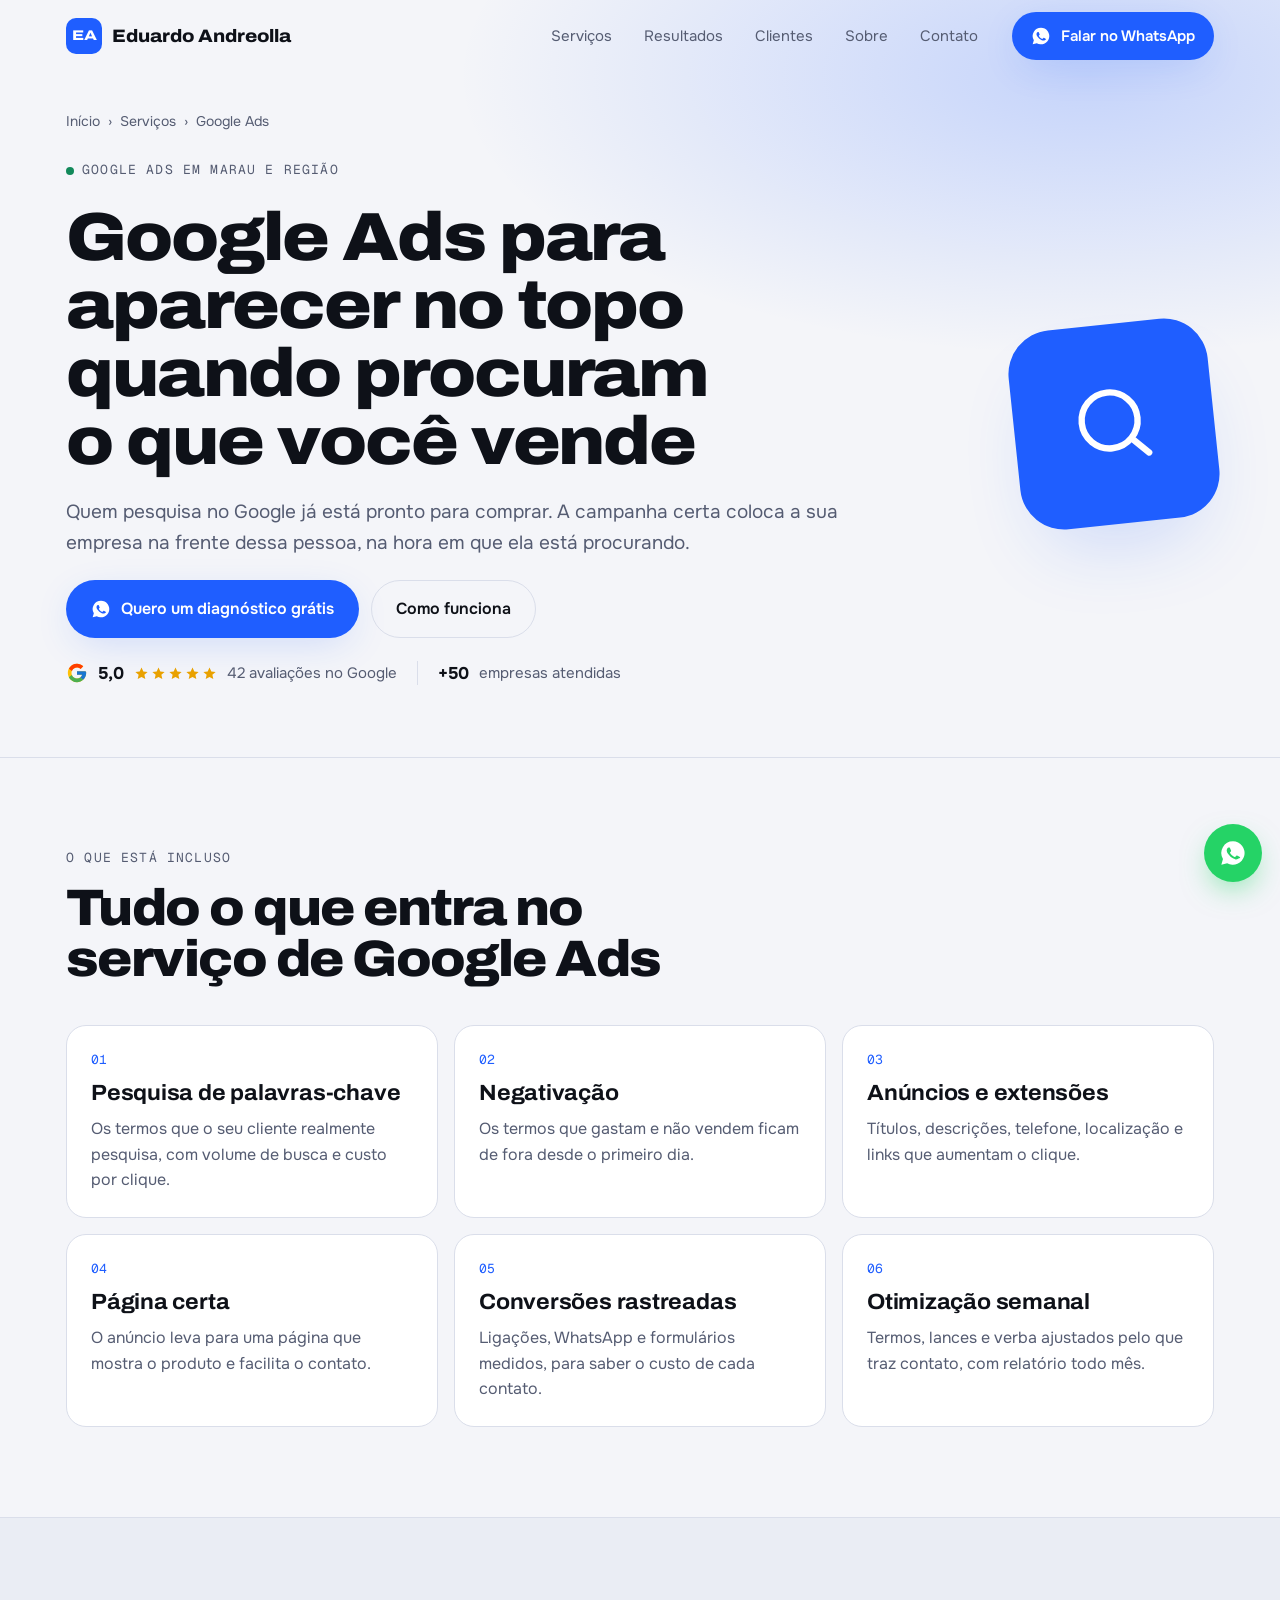
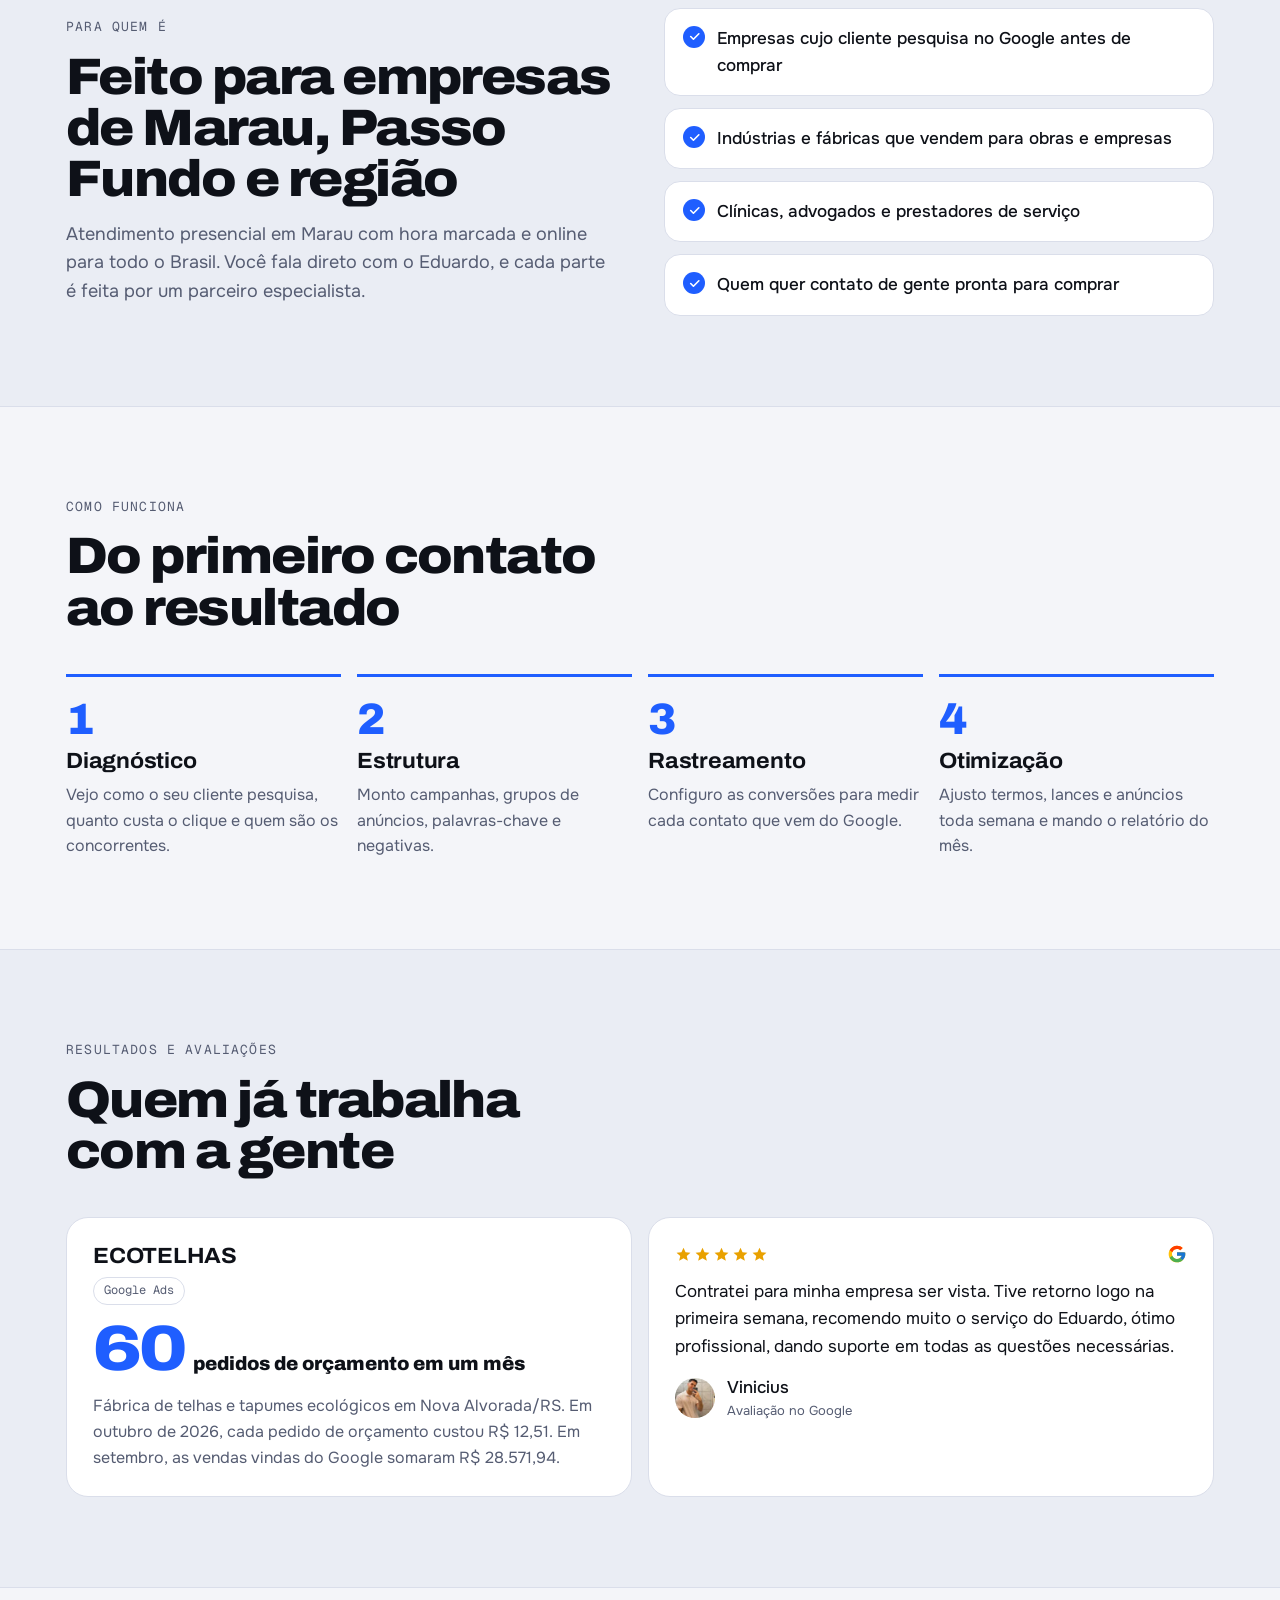
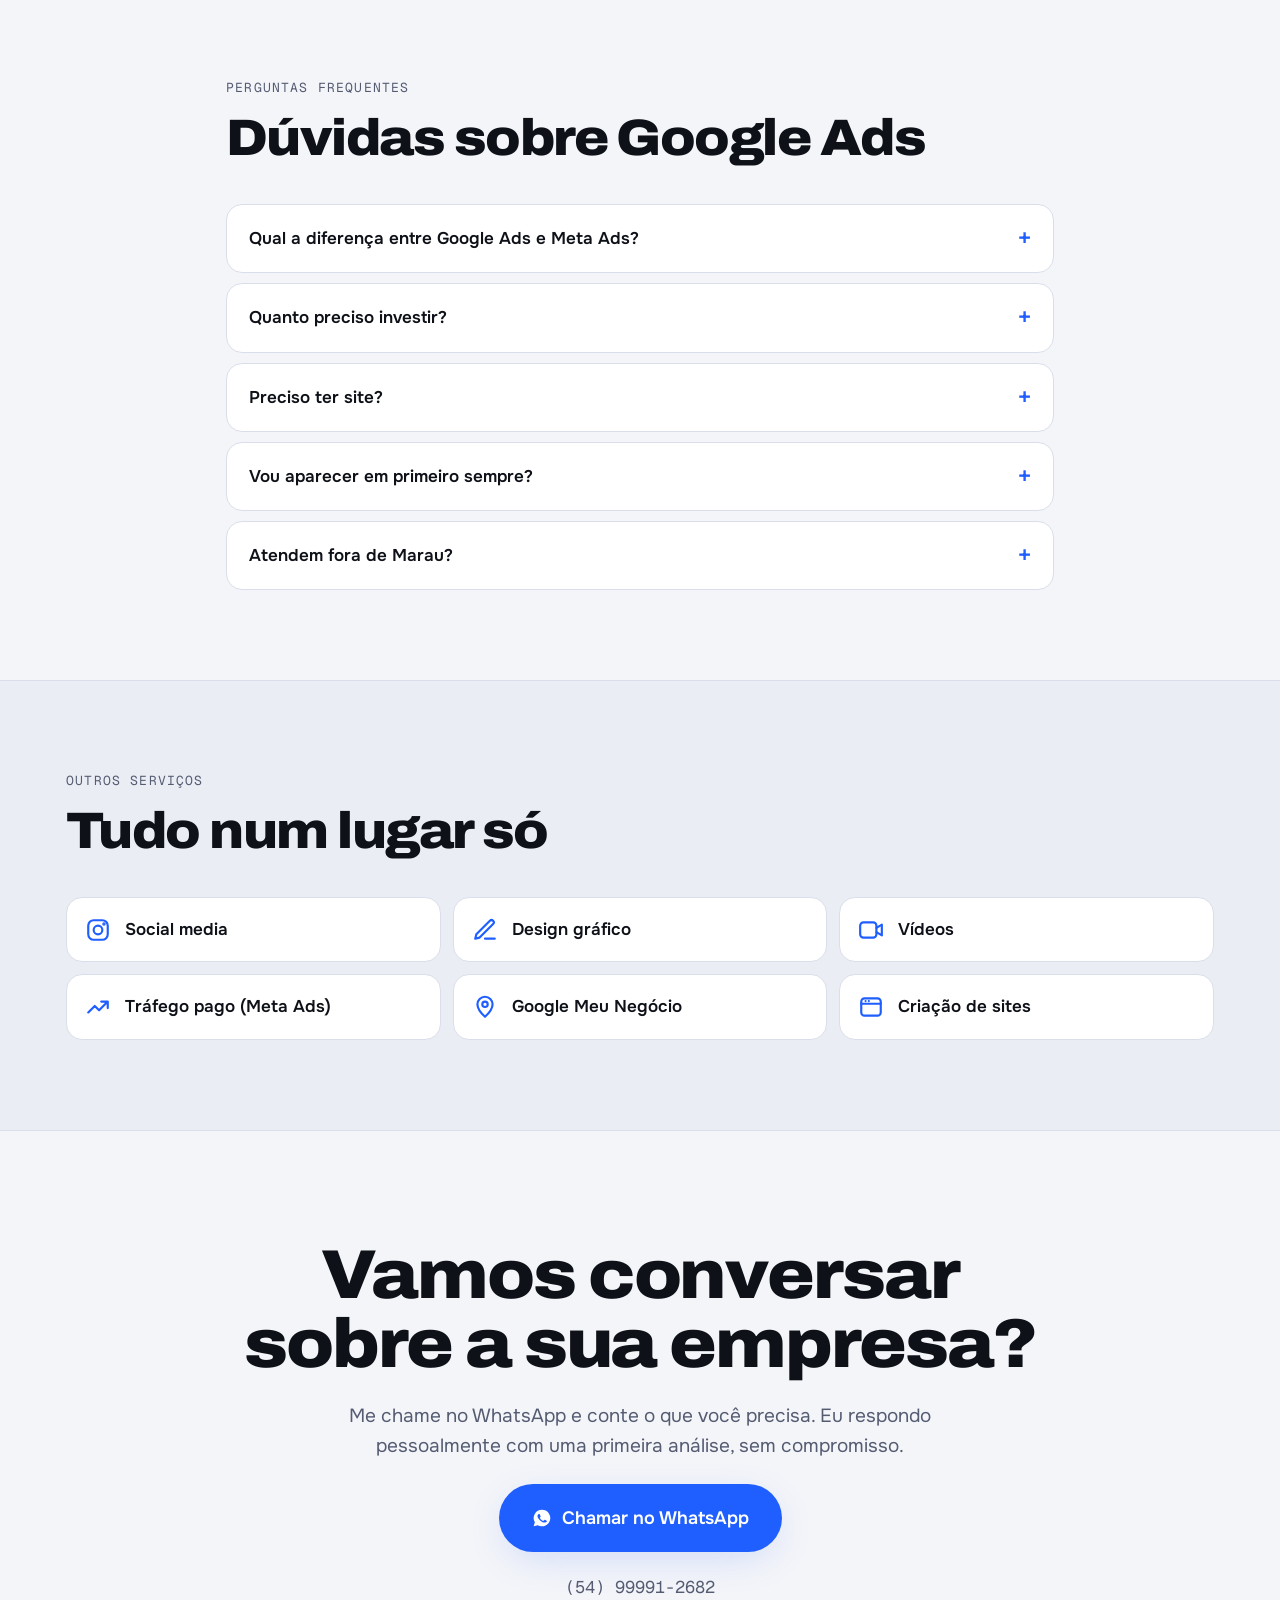
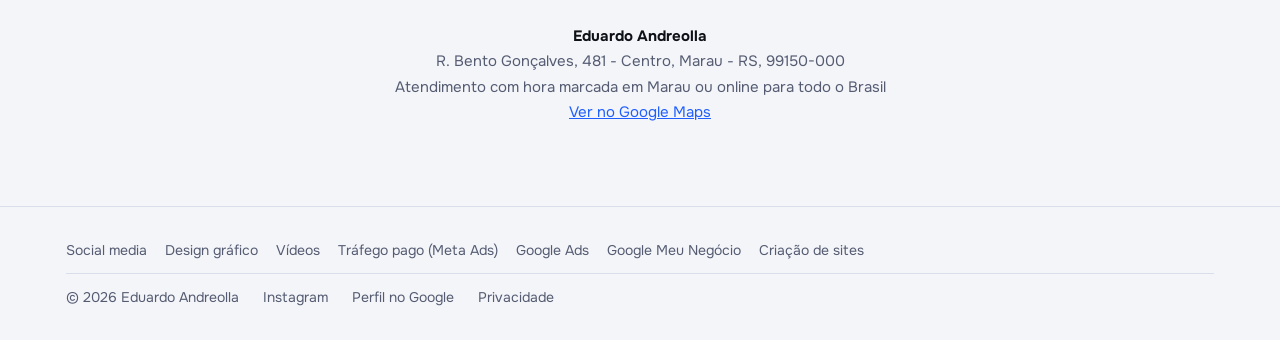
<file: google-ads/index.html>
<!doctype html>
<html lang="pt-BR">
<head>
<meta charset="utf-8">
<meta name="viewport" content="width=device-width, initial-scale=1, viewport-fit=cover">
<title>Gestão de Google Ads em Marau/RS | Eduardo Andreolla</title>
<meta name="description" content="Gestão de Google Ads em Marau e região: sua empresa no topo do Google quando alguém pesquisa o que você vende. Palavras-chave com volume real e custo por contato acompanhado.">
<link rel="canonical" href="https://eduardoandreolla.com.br/google-ads/">
<meta property="og:title" content="Gestão de Google Ads em Marau/RS | Eduardo Andreolla">
<meta property="og:description" content="Gestão de Google Ads em Marau e região: sua empresa no topo do Google quando alguém pesquisa o que você vende. Palavras-chave com volume real e custo por contato acompanhado.">
<meta property="og:type" content="website">
<meta property="og:url" content="https://eduardoandreolla.com.br/google-ads/">
<meta property="og:image" content="https://eduardoandreolla.com.br/img/eduardo.webp">
<meta name="theme-color" content="#f4f5f9">
<link rel="icon" href="/links/img/favicon-64.png">
<link rel="preconnect" href="https://fonts.googleapis.com">
<link rel="preconnect" href="https://fonts.gstatic.com" crossorigin>
<link rel="stylesheet" href="https://fonts.googleapis.com/css2?family=Archivo:wdth,wght@62..125,400..900&family=Onest:wght@400;500;600&family=Geist+Mono:wght@400;500&display=swap">
<script type="application/ld+json">[{"@context":"https://schema.org","@type":"Service","name":"Google Ads para aparecer no topo quando procuram o que você vende","serviceType":"Google Ads","description":"Gestão de Google Ads em Marau e região: sua empresa no topo do Google quando alguém pesquisa o que você vende. Palavras-chave com volume real e custo por contato acompanhado.","url":"https://eduardoandreolla.com.br/google-ads/","provider":{"@id":"https://eduardoandreolla.com.br/#empresa"},"areaServed":[{"@type":"City","name":"Marau"},{"@type":"City","name":"Passo Fundo"},{"@type":"City","name":"Erechim"},{"@type":"City","name":"Carazinho"},{"@type":"City","name":"Casca"},{"@type":"City","name":"Guaporé"},{"@type":"City","name":"Nova Prata"},{"@type":"State","name":"Rio Grande do Sul"}]},{"@context":"https://schema.org","@type":"BreadcrumbList","itemListElement":[{"@type":"ListItem","position":1,"name":"Início","item":"https://eduardoandreolla.com.br/"},{"@type":"ListItem","position":2,"name":"Serviços","item":"https://eduardoandreolla.com.br/#servicos"},{"@type":"ListItem","position":3,"name":"Google Ads","item":"https://eduardoandreolla.com.br/google-ads/"}]},{"@context":"https://schema.org","@type":"FAQPage","mainEntity":[{"@type":"Question","name":"Qual a diferença entre Google Ads e Meta Ads?","acceptedAnswer":{"@type":"Answer","text":"No Google, você aparece para quem já está procurando o que você vende. No Instagram e no Facebook, você aparece para quem tem o perfil do seu cliente, mesmo sem estar procurando. Muitas empresas usam os dois."}},{"@type":"Question","name":"Quanto preciso investir?","acceptedAnswer":{"@type":"Answer","text":"O valor dos cliques é pago direto ao Google, separado dos honorários da gestão. No diagnóstico vemos o custo por clique do seu ramo e definimos uma verba que faça sentido."}},{"@type":"Question","name":"Preciso ter site?","acceptedAnswer":{"@type":"Answer","text":"Ajuda muito. O anúncio funciona melhor quando leva para uma página clara sobre o produto. Se você não tiver, também fazemos a página."}},{"@type":"Question","name":"Vou aparecer em primeiro sempre?","acceptedAnswer":{"@type":"Answer","text":"A posição depende do leilão do Google: lance, qualidade do anúncio e da página. O trabalho é aparecer bem nas buscas que trazem contato, com um custo que vale a pena."}},{"@type":"Question","name":"Atendem fora de Marau?","acceptedAnswer":{"@type":"Answer","text":"Sim. A gestão de Google Ads é feita online para todo o Brasil."}}]}]</script>
<style>/* Páginas de serviço: mesmas cores e fontes da página inicial (claro por padrão, escuro se o visitante escolheu) */
:root{
  --bg:#f4f5f9; --bg2:#eaedf4; --surface:#ffffff; --fg:#0e1118; --muted:#555c72; --line:#dadeea;
  --accent:#1f5eff; --accent-2:#1f5eff; --ink:#ffffff; --glow:rgba(31,94,255,.22); --good:#12895a; --star:#e9a100;
  --display:"Archivo","Arial Black",system-ui,sans-serif; --body:"Onest","Segoe UI",system-ui,sans-serif; --mono:"Geist Mono",ui-monospace,Consolas,monospace;
  --gut:max(16px,env(safe-area-inset-left,0px)); --gutR:max(16px,env(safe-area-inset-right,0px));
  color-scheme:light;
}
:root[data-tema="escuro"]{
  --bg:#0a0c12; --bg2:#10131b; --surface:#151924; --fg:#f2f4fa; --muted:#a0a8bd; --line:#252b3b;
  --accent:#4d7dff; --accent-2:#8fb0ff; --ink:#ffffff; --glow:rgba(77,125,255,.38); --good:#3ecf8e; --star:#f5b301;
  color-scheme:dark;
}
*{box-sizing:border-box}
html{scroll-behavior:smooth}
body{margin:0;background:var(--bg);color:var(--fg);font-family:var(--body);font-size:17px;line-height:1.6;overflow-x:hidden;padding-top:env(safe-area-inset-top,0px)}
img{max-width:100%;display:block}
a{color:inherit}
:focus-visible{outline:2px solid var(--accent);outline-offset:3px;border-radius:6px}
.in{max-width:1180px;margin:0 auto;padding-left:var(--gut);padding-right:var(--gutR)}
.narrow{max-width:860px}
.eyebrow{font-family:var(--mono);font-size:13px;letter-spacing:.09em;text-transform:uppercase;color:var(--muted);display:flex;align-items:center;gap:8px}
.dot{display:inline-block;width:8px;height:8px;border-radius:50%;background:var(--good)}
.g{width:1em;height:1em;flex:none}
.starsv{display:inline-flex;gap:2px;color:var(--star)}
.starsv svg{width:1em;height:1em}
.btn{display:inline-flex;align-items:center;gap:10px;font-weight:600;font-size:16px;text-decoration:none;border-radius:999px;padding:15px 24px;border:1px solid transparent;transition:background .2s,border-color .2s,transform .2s}
.btn:hover{transform:translateY(-2px)}
.btn svg{width:20px;height:20px;flex:none}
.btn-main{background:var(--accent);color:var(--ink);box-shadow:0 10px 40px -10px var(--glow)}
.btn-ghost{border-color:var(--line);color:var(--fg)}
.btn-ghost:hover{border-color:var(--fg)}
.btn.big{font-size:18px;padding:19px 32px}

header.top{position:fixed;inset:0 0 auto;z-index:50;padding-top:env(safe-area-inset-top,0px);transition:transform .4s,background .3s,border-color .3s;border-bottom:1px solid transparent}
header.top.solid{background:color-mix(in srgb,var(--bg) 86%,transparent);backdrop-filter:blur(14px);border-color:var(--line)}
header.top.hide{transform:translateY(-100%)}
header.top .in{display:flex;align-items:center;gap:20px;height:72px}
.brand{display:flex;align-items:center;gap:10px;text-decoration:none;font-family:var(--display);font-weight:800;font-stretch:110%;font-size:18px}
.brand i{display:grid;place-items:center;width:36px;height:36px;border-radius:10px;background:var(--accent);color:var(--ink);font-style:normal;font-size:14px;font-stretch:125%}
nav.menu{display:flex;gap:4px;margin-left:auto}
nav.menu a{text-decoration:none;font-size:15px;color:var(--muted);padding:8px 14px;border-radius:999px}
nav.menu a:hover{color:var(--fg)}
header .btn{padding:11px 18px;font-size:15px}
@media (max-width:900px){nav.menu{display:none}.brand{margin-right:auto}header .btn span{display:none}header .btn{padding:11px}}

.hero{padding-block:calc(110px + env(safe-area-inset-top,0px)) 70px;border-bottom:1px solid var(--line);background:radial-gradient(900px 400px at 85% 10%,var(--glow),transparent 70%)}
.crumbs{display:flex;flex-wrap:wrap;gap:8px;font-size:14px;color:var(--muted);margin-bottom:28px}
.crumbs a{text-decoration:none}
.crumbs a:hover{color:var(--fg)}
.hero-grid{display:grid;grid-template-columns:minmax(0,1fr) auto;gap:40px;align-items:center}
.hero-text{display:grid;gap:22px;min-width:0}
h1{font-family:var(--display);font-weight:850;font-stretch:110%;font-size:clamp(36px,5.4vw,68px);line-height:1;letter-spacing:-.03em;margin:0;text-wrap:balance;max-width:20ch}
.lead{margin:0;font-size:19px;color:var(--muted);max-width:60ch}
.cta-row{display:flex;flex-wrap:wrap;gap:12px}
.proof{display:flex;flex-wrap:wrap;align-items:center;gap:8px 10px;font-size:15px;color:var(--muted)}
.proof b{color:var(--fg);font-size:17px}
.proof .g{width:22px;height:22px}
.proof .sep{width:1px;height:24px;background:var(--line);margin-inline:10px}
.hero-ico{width:200px;height:200px;border-radius:44px;display:grid;place-items:center;background:var(--accent);color:var(--ink);box-shadow:0 40px 80px -30px var(--glow);transform:rotate(-6deg)}
.hero-ico svg{width:96px;height:96px;stroke-width:1.6}
@media (max-width:820px){.hero-grid{grid-template-columns:minmax(0,1fr)}.hero-ico{display:none}}

.sec{padding-block:90px}
.sec.alt{background:var(--bg2);border-block:1px solid var(--line)}
.sec-head{display:grid;gap:14px;margin-bottom:40px;max-width:760px}
h2{font-family:var(--display);font-weight:850;font-stretch:108%;font-size:clamp(30px,4vw,52px);line-height:1;letter-spacing:-.03em;margin:0;text-wrap:balance}
.sec-head p{margin:0;color:var(--muted);font-size:18px}
h3{font-family:var(--display);font-stretch:105%;font-size:22px;line-height:1.15;letter-spacing:-.01em;margin:0}
.grid3{display:grid;grid-template-columns:repeat(3,minmax(0,1fr));gap:16px}
@media (max-width:900px){.grid3{grid-template-columns:repeat(2,minmax(0,1fr))}}
@media (max-width:600px){.grid3{grid-template-columns:minmax(0,1fr)}}
.item{background:var(--surface);border:1px solid var(--line);border-radius:20px;padding:24px;display:grid;gap:10px;align-content:start;transition:border-color .2s,transform .2s}
.item:hover{border-color:var(--accent);transform:translateY(-4px)}
.item .n{font-family:var(--mono);font-size:13px;color:var(--accent-2)}
.item p{margin:0;color:var(--muted);font-size:16px}
.split{display:grid;grid-template-columns:minmax(0,1fr) minmax(0,1fr);gap:48px;align-items:center}
.split .sec-head{margin:0}
@media (max-width:820px){.split{grid-template-columns:minmax(0,1fr);gap:28px}}
.checks{list-style:none;margin:0;padding:0;display:grid;gap:12px}
.checks li{display:flex;gap:12px;align-items:flex-start;background:var(--surface);border:1px solid var(--line);border-radius:16px;padding:16px 18px;font-weight:500}
.checks li::before{content:"";flex:none;width:22px;height:22px;margin-top:1px;border-radius:50%;background:var(--accent) url("data:image/svg+xml,%3Csvg xmlns='http://www.w3.org/2000/svg' viewBox='0 0 24 24' fill='none' stroke='%23ffffff' stroke-width='3' stroke-linecap='round' stroke-linejoin='round'%3E%3Cpath d='M5 12l5 5L20 7'/%3E%3C/svg%3E") center/13px no-repeat}
.steps{list-style:none;margin:0;padding:0;display:grid;grid-template-columns:repeat(4,minmax(0,1fr));gap:16px;counter-reset:p}
@media (max-width:900px){.steps{grid-template-columns:repeat(2,minmax(0,1fr))}}
@media (max-width:560px){.steps{grid-template-columns:minmax(0,1fr)}}
.steps li{counter-increment:p;position:relative;border-top:3px solid var(--accent);padding-top:20px;display:grid;gap:8px;align-content:start}
.steps li::before{content:counter(p);font-family:var(--display);font-weight:850;font-size:44px;line-height:1;color:var(--accent)}
.steps p{margin:0;color:var(--muted);font-size:16px}
.proof-grid{display:grid;grid-template-columns:repeat(2,minmax(0,1fr));gap:16px}
@media (max-width:820px){.proof-grid{grid-template-columns:minmax(0,1fr)}}
.case,.rv{background:var(--surface);border:1px solid var(--line);border-radius:22px;padding:26px;display:grid;gap:14px;align-content:start}
.case-top{display:grid;gap:8px}
.tags{display:flex;flex-wrap:wrap;gap:6px}
.tag{font-family:var(--mono);font-size:12px;color:var(--muted);border:1px solid var(--line);border-radius:999px;padding:3px 10px}
.case .big{font-family:var(--display);font-weight:850;font-stretch:118%;font-size:clamp(46px,5vw,68px);line-height:.95;letter-spacing:-.04em;color:var(--accent)}
.case .big small{font-size:.3em;font-stretch:100%;letter-spacing:0;color:var(--fg);margin-left:8px}
.case p,.rv p{margin:0;color:var(--muted);font-size:16px}
.rv .rt{display:flex;justify-content:space-between;align-items:center}
.rv .rt .g{width:20px;height:20px}
.rv p{color:var(--fg);font-size:17px}
.rv footer{display:flex;align-items:center;gap:12px;font-weight:500}
.rv footer small{display:block;font-weight:400;color:var(--muted);font-size:13px}
.av{width:40px;height:40px;border-radius:50%;flex:none;display:grid;place-items:center;font-weight:600;background:color-mix(in srgb,var(--accent) 18%,transparent);color:var(--accent-2);overflow:hidden}
.av img{width:100%;height:100%;object-fit:cover}
.faq{display:grid;gap:10px}
.faq details{background:var(--surface);border:1px solid var(--line);border-radius:16px;padding:0 22px;transition:border-color .2s}
.faq details[open]{border-color:var(--accent)}
.faq summary{cursor:pointer;list-style:none;padding:20px 0;font-weight:600;font-size:17px;display:flex;justify-content:space-between;gap:16px}
.faq summary::-webkit-details-marker{display:none}
.faq summary::after{content:"+";font-family:var(--mono);font-size:22px;line-height:1;color:var(--accent-2);transition:transform .2s}
.faq details[open] summary::after{transform:rotate(45deg)}
.faq details p{margin:0 0 20px;color:var(--muted)}
.others{display:grid;grid-template-columns:repeat(3,minmax(0,1fr));gap:12px}
@media (max-width:820px){.others{grid-template-columns:repeat(2,minmax(0,1fr))}}
@media (max-width:480px){.others{grid-template-columns:minmax(0,1fr)}}
.others a{display:flex;align-items:center;gap:14px;text-decoration:none;background:var(--surface);border:1px solid var(--line);border-radius:16px;padding:18px;font-weight:600;transition:border-color .2s,transform .2s}
.others a:hover{border-color:var(--accent);transform:translateY(-3px)}
.others svg{width:26px;height:26px;color:var(--accent-2);flex:none}
.final{padding-block:110px 80px;text-align:center}
.final .in{display:grid;gap:22px;justify-items:center}
.final h2{font-size:clamp(34px,5.4vw,72px);max-width:18ch}
.final p{margin:0;color:var(--muted);font-size:19px;max-width:52ch}
.phone{font-family:var(--mono);color:var(--muted);user-select:all}
.nap{font-style:normal;font-size:15px;color:var(--muted);line-height:1.7}
.nap strong{color:var(--fg)}
.nap a{color:var(--accent-2)}
footer.foot{border-top:1px solid var(--line);padding-block:32px calc(32px + env(safe-area-inset-bottom,0px))}
footer.foot .in{display:flex;flex-wrap:wrap;gap:12px 24px;align-items:center;font-size:14px;color:var(--muted)}
footer.foot a{text-decoration:none}
footer.foot a:hover{color:var(--fg)}
.fserv{display:flex;flex-wrap:wrap;gap:8px 18px;flex-basis:100%;order:-1;padding-bottom:12px;border-bottom:1px solid var(--line)}
.wa-float{position:fixed;right:calc(18px + env(safe-area-inset-right,0px));bottom:calc(18px + env(safe-area-inset-bottom,0px));z-index:40;width:58px;height:58px;border-radius:50%;display:grid;place-items:center;background:#25d366;color:#fff;box-shadow:0 12px 30px -8px rgba(37,211,102,.6)}
.wa-float svg{width:28px;height:28px}
@media (prefers-reduced-motion:reduce){*{transition:none!important;scroll-behavior:auto!important}}
</style>
<script>(function(){var r=document.documentElement,t='claro';try{var s=localStorage.getItem('ea-tema');if(s==='claro'||s==='escuro'){t=s;}}catch(e){}r.setAttribute('data-tema',t);})();</script>
</head>
<body>
<svg width="0" height="0" style="position:absolute" aria-hidden="true">
  <symbol id="gG" viewBox="0 0 48 48"><path fill="#FFC107" d="M43.6 20.5H42V20H24v8h11.3C33.7 32.7 29.2 36 24 36c-6.6 0-12-5.4-12-12s5.4-12 12-12c3.1 0 5.8 1.2 7.9 3.1l5.7-5.7C34 6.1 29.3 4 24 4 12.9 4 4 12.9 4 24s8.9 20 20 20 20-8.9 20-20c0-1.3-.1-2.4-.4-3.5z"/><path fill="#FF3D00" d="M6.3 14.7l6.6 4.8C14.7 15.1 19 12 24 12c3.1 0 5.8 1.2 7.9 3.1l5.7-5.7C34 6.1 29.3 4 24 4 16.3 4 9.7 8.3 6.3 14.7z"/><path fill="#4CAF50" d="M24 44c5.2 0 9.9-2 13.4-5.2l-6.2-5.2C29.2 35.1 26.7 36 24 36c-5.2 0-9.6-3.3-11.3-7.9l-6.5 5C9.5 39.6 16.2 44 24 44z"/><path fill="#1976D2" d="M43.6 20.5H42V20H24v8h11.3c-.8 2.2-2.2 4.2-4.1 5.6l6.2 5.2C37 39.2 44 34 44 24c0-1.3-.1-2.4-.4-3.5z"/></symbol>
  <symbol id="st" viewBox="0 0 24 24"><path fill="currentColor" d="m12 2.5 2.9 6.3 6.9.7-5.2 4.6 1.5 6.8L12 17.4l-6.1 3.5 1.5-6.8L2.2 9.5l6.9-.7Z"/></symbol>
  <symbol id="wa" viewBox="0 0 24 24"><path fill="currentColor" d="M12 2a10 10 0 0 0-8.6 15.1L2 22l5-1.3A10 10 0 1 0 12 2Zm5.3 14.1c-.2.6-1.3 1.2-1.8 1.3-.5.1-1 .1-1.7-.1a15 15 0 0 1-1.5-.6 11.9 11.9 0 0 1-4.6-4.1 5.2 5.2 0 0 1-1.1-2.8 3 3 0 0 1 1-2.2 1 1 0 0 1 .7-.3h.5c.2 0 .4 0 .6.5l.9 2.1c.1.2.1.3 0 .5l-.3.5-.4.5c-.1.1-.3.3-.1.6a8.6 8.6 0 0 0 1.6 2 7.8 7.8 0 0 0 2.3 1.4c.3.1.5.1.6-.1l.9-1c.2-.3.4-.2.6-.1l2 1c.3.1.5.2.5.3.1.1.1.7-.1 1.3Z"/></symbol>
</svg>
<header class="top" id="top"><div class="in">
  <a class="brand" href="/"><i>EA</i>Eduardo Andreolla</a>
  <nav class="menu" aria-label="Principal"><a href="/#servicos">Serviços</a><a href="/#resultados">Resultados</a><a href="/#clientes">Clientes</a><a href="/#sobre">Sobre</a><a href="#contato">Contato</a></nav>
  <a class="btn btn-main" href="https://wa.me/5554999912682?text=Ol%C3%A1%20Eduardo%2C%20vim%20pelo%20site%20e%20quero%20saber%20sobre%20Google%20Ads" target="_blank" rel="noopener"><svg><use href="#wa"/></svg><span>Falar no WhatsApp</span></a>
</div></header>

<main>
<section class="hero"><div class="in">
  <nav class="crumbs" aria-label="Você está em"><a href="/">Início</a><span aria-hidden="true">›</span><a href="/#servicos">Serviços</a><span aria-hidden="true">›</span><span aria-current="page">Google Ads</span></nav>
  <div class="hero-grid">
    <div class="hero-text">
      <div class="eyebrow"><span class="dot"></span>Google Ads em Marau e região</div>
      <h1>Google Ads para aparecer no topo quando procuram o que você vende</h1>
      <p class="lead">Quem pesquisa no Google já está pronto para comprar. A campanha certa coloca a sua empresa na frente dessa pessoa, na hora em que ela está procurando.</p>
      <div class="cta-row"><a class="btn btn-main" href="https://wa.me/5554999912682?text=Ol%C3%A1%20Eduardo%2C%20vim%20pelo%20site%20e%20quero%20saber%20sobre%20Google%20Ads" target="_blank" rel="noopener"><svg><use href="#wa"/></svg>Quero um diagnóstico grátis</a><a class="btn btn-ghost" href="#como-funciona">Como funciona</a></div>
      <div class="proof"><svg class="g"><use href="#gG"/></svg><b>5,0</b><span class="starsv" aria-label="5 estrelas"><svg><use href="#st"/></svg><svg><use href="#st"/></svg><svg><use href="#st"/></svg><svg><use href="#st"/></svg><svg><use href="#st"/></svg></span><span>42 avaliações no Google</span><span class="sep" aria-hidden="true"></span><b>+50</b><span>empresas atendidas</span></div>
    </div>
    <div class="hero-ico" aria-hidden="true"><svg viewBox="0 0 24 24" fill="none" stroke="currentColor" stroke-width="2" stroke-linecap="round" stroke-linejoin="round" aria-hidden="true"><circle cx="11" cy="11" r="7"/><path d="m20 20-3.5-3.5"/></svg></div>
  </div>
</div></section>

<section class="sec"><div class="in">
  <div class="sec-head"><div class="eyebrow">O que está incluso</div><h2>Tudo o que entra no serviço de Google Ads</h2></div>
  <div class="grid3"><div class="item"><span class="n">01</span><h3>Pesquisa de palavras-chave</h3><p>Os termos que o seu cliente realmente pesquisa, com volume de busca e custo por clique.</p></div><div class="item"><span class="n">02</span><h3>Negativação</h3><p>Os termos que gastam e não vendem ficam de fora desde o primeiro dia.</p></div><div class="item"><span class="n">03</span><h3>Anúncios e extensões</h3><p>Títulos, descrições, telefone, localização e links que aumentam o clique.</p></div><div class="item"><span class="n">04</span><h3>Página certa</h3><p>O anúncio leva para uma página que mostra o produto e facilita o contato.</p></div><div class="item"><span class="n">05</span><h3>Conversões rastreadas</h3><p>Ligações, WhatsApp e formulários medidos, para saber o custo de cada contato.</p></div><div class="item"><span class="n">06</span><h3>Otimização semanal</h3><p>Termos, lances e verba ajustados pelo que traz contato, com relatório todo mês.</p></div></div>
</div></section>

<section class="sec alt"><div class="in split">
  <div class="sec-head"><div class="eyebrow">Para quem é</div><h2>Feito para empresas de Marau, Passo Fundo e região</h2><p>Atendimento presencial em Marau com hora marcada e online para todo o Brasil. Você fala direto com o Eduardo, e cada parte é feita por um parceiro especialista.</p></div>
  <ul class="checks"><li>Empresas cujo cliente pesquisa no Google antes de comprar</li><li>Indústrias e fábricas que vendem para obras e empresas</li><li>Clínicas, advogados e prestadores de serviço</li><li>Quem quer contato de gente pronta para comprar</li></ul>
</div></section>

<section class="sec" id="como-funciona"><div class="in">
  <div class="sec-head"><div class="eyebrow">Como funciona</div><h2>Do primeiro contato ao resultado</h2></div>
  <ol class="steps"><li><h3>Diagnóstico</h3><p>Vejo como o seu cliente pesquisa, quanto custa o clique e quem são os concorrentes.</p></li><li><h3>Estrutura</h3><p>Monto campanhas, grupos de anúncios, palavras-chave e negativas.</p></li><li><h3>Rastreamento</h3><p>Configuro as conversões para medir cada contato que vem do Google.</p></li><li><h3>Otimização</h3><p>Ajusto termos, lances e anúncios toda semana e mando o relatório do mês.</p></li></ol>
</div></section>

<section class="sec alt"><div class="in">
  <div class="sec-head"><div class="eyebrow">Resultados e avaliações</div><h2>Quem já trabalha com a gente</h2></div>
  <div class="proof-grid"><article class="case"><div class="case-top"><h3>ECOTELHAS</h3><div class="tags"><span class="tag">Google Ads</span></div></div>
      <div class="big">60<small>pedidos de orçamento em um mês</small></div><p>Fábrica de telhas e tapumes ecológicos em Nova Alvorada/RS. Em outubro de 2026, cada pedido de orçamento custou R$ 12,51. Em setembro, as vendas vindas do Google somaram R$ 28.571,94.</p></article><article class="rv"><div class="rt"><span class="starsv" aria-label="5 estrelas"><svg><use href="#st"/></svg><svg><use href="#st"/></svg><svg><use href="#st"/></svg><svg><use href="#st"/></svg><svg><use href="#st"/></svg></span><svg class="g" aria-hidden="true"><use href="#gG"/></svg></div><p>Contratei para minha empresa ser vista. Tive retorno logo na primeira semana, recomendo muito o serviço do Eduardo, ótimo profissional, dando suporte em todas as questões necessárias.</p><footer><span class="av"><img src="/img/av/vinicius.webp" alt="" width="40" height="40" loading="lazy"></span><span>Vinicius<small>Avaliação no Google</small></span></footer></article></div>
</div></section>

<section class="sec"><div class="in narrow">
  <div class="sec-head"><div class="eyebrow">Perguntas frequentes</div><h2>Dúvidas sobre Google Ads</h2></div>
  <div class="faq"><details><summary>Qual a diferença entre Google Ads e Meta Ads?</summary><p>No Google, você aparece para quem já está procurando o que você vende. No Instagram e no Facebook, você aparece para quem tem o perfil do seu cliente, mesmo sem estar procurando. Muitas empresas usam os dois.</p></details><details><summary>Quanto preciso investir?</summary><p>O valor dos cliques é pago direto ao Google, separado dos honorários da gestão. No diagnóstico vemos o custo por clique do seu ramo e definimos uma verba que faça sentido.</p></details><details><summary>Preciso ter site?</summary><p>Ajuda muito. O anúncio funciona melhor quando leva para uma página clara sobre o produto. Se você não tiver, também fazemos a página.</p></details><details><summary>Vou aparecer em primeiro sempre?</summary><p>A posição depende do leilão do Google: lance, qualidade do anúncio e da página. O trabalho é aparecer bem nas buscas que trazem contato, com um custo que vale a pena.</p></details><details><summary>Atendem fora de Marau?</summary><p>Sim. A gestão de Google Ads é feita online para todo o Brasil.</p></details></div>
</div></section>

<section class="sec alt"><div class="in">
  <div class="sec-head"><div class="eyebrow">Outros serviços</div><h2>Tudo num lugar só</h2></div>
  <div class="others"><a href="/social-media/"><svg viewBox="0 0 24 24" fill="none" stroke="currentColor" stroke-width="2" stroke-linecap="round" stroke-linejoin="round" aria-hidden="true"><rect x="3" y="3" width="18" height="18" rx="5"/><circle cx="12" cy="12" r="4"/><circle cx="17.5" cy="6.5" r=".6" fill="currentColor"/></svg><span>Social media</span></a><a href="/design-grafico/"><svg viewBox="0 0 24 24" fill="none" stroke="currentColor" stroke-width="2" stroke-linecap="round" stroke-linejoin="round" aria-hidden="true"><path d="M12 20h9"/><path d="M16.5 3.5a2.1 2.1 0 0 1 3 3L7 19l-4 1 1-4Z"/></svg><span>Design gráfico</span></a><a href="/edicao-de-video/"><svg viewBox="0 0 24 24" fill="none" stroke="currentColor" stroke-width="2" stroke-linecap="round" stroke-linejoin="round" aria-hidden="true"><rect x="2" y="5" width="15" height="14" rx="3"/><path d="m17 10 5-3v10l-5-3"/></svg><span>Vídeos</span></a><a href="/trafego-pago/"><svg viewBox="0 0 24 24" fill="none" stroke="currentColor" stroke-width="2" stroke-linecap="round" stroke-linejoin="round" aria-hidden="true"><path d="M3 17l6-6 4 4 8-8M15 7h6v6"/></svg><span>Tráfego pago (Meta Ads)</span></a><a href="/google-meu-negocio/"><svg viewBox="0 0 24 24" fill="none" stroke="currentColor" stroke-width="2" stroke-linecap="round" stroke-linejoin="round" aria-hidden="true"><path d="M12 21s-7-6.2-7-11.5a7 7 0 0 1 14 0C19 14.8 12 21 12 21Z"/><circle cx="12" cy="9.5" r="2.5"/></svg><span>Google Meu Negócio</span></a><a href="/criacao-de-sites/"><svg viewBox="0 0 24 24" fill="none" stroke="currentColor" stroke-width="2" stroke-linecap="round" stroke-linejoin="round" aria-hidden="true"><rect x="3" y="4" width="18" height="16" rx="3"/><path d="M3 9h18M7 6.5h.01M10 6.5h.01"/></svg><span>Criação de sites</span></a></div>
</div></section>

<section class="final" id="contato"><div class="in">
  <h2>Vamos conversar sobre a sua empresa?</h2>
  <p>Me chame no WhatsApp e conte o que você precisa. Eu respondo pessoalmente com uma primeira análise, sem compromisso.</p>
  <a class="btn btn-main big" href="https://wa.me/5554999912682?text=Ol%C3%A1%20Eduardo%2C%20vim%20pelo%20site%20e%20quero%20saber%20sobre%20Google%20Ads" target="_blank" rel="noopener"><svg><use href="#wa"/></svg>Chamar no WhatsApp</a>
  <span class="phone">(54) 99991-2682</span>
  <address class="nap"><strong>Eduardo Andreolla</strong><br>R. Bento Gonçalves, 481 - Centro, Marau - RS, 99150-000<br>Atendimento com hora marcada em Marau ou online para todo o Brasil<br><a href="https://maps.google.com/maps?cid=14375186782390809811" target="_blank" rel="noopener">Ver no Google Maps</a></address>
</div></section>
</main>

<footer class="foot"><div class="in">
  <span>© 2026 Eduardo Andreolla</span>
  <nav class="fserv" aria-label="Serviços"><a href="/social-media/">Social media</a><a href="/design-grafico/">Design gráfico</a><a href="/edicao-de-video/">Vídeos</a><a href="/trafego-pago/">Tráfego pago (Meta Ads)</a><a href="/google-ads/">Google Ads</a><a href="/google-meu-negocio/">Google Meu Negócio</a><a href="/criacao-de-sites/">Criação de sites</a></nav>
  <a href="https://www.instagram.com/eduardoandreolla_/" target="_blank" rel="noopener">Instagram</a>
  <a href="https://maps.google.com/maps?cid=14375186782390809811" target="_blank" rel="noopener">Perfil no Google</a>
  <a href="/privacidade.html">Privacidade</a>
</div></footer>
<a class="wa-float" href="https://wa.me/5554999912682?text=Ol%C3%A1%20Eduardo%2C%20vim%20pelo%20site%20e%20quero%20saber%20sobre%20Google%20Ads" target="_blank" rel="noopener" aria-label="Chamar no WhatsApp"><svg><use href="#wa"/></svg></a>
<script>(function(){var t=document.getElementById('top'),y0=0;addEventListener('scroll',function(){var y=scrollY;t.classList.toggle('solid',y>20);t.classList.toggle('hide',y>y0&&y>400);y0=y;},{passive:true});})();</script>
</body>
</html>
</file>
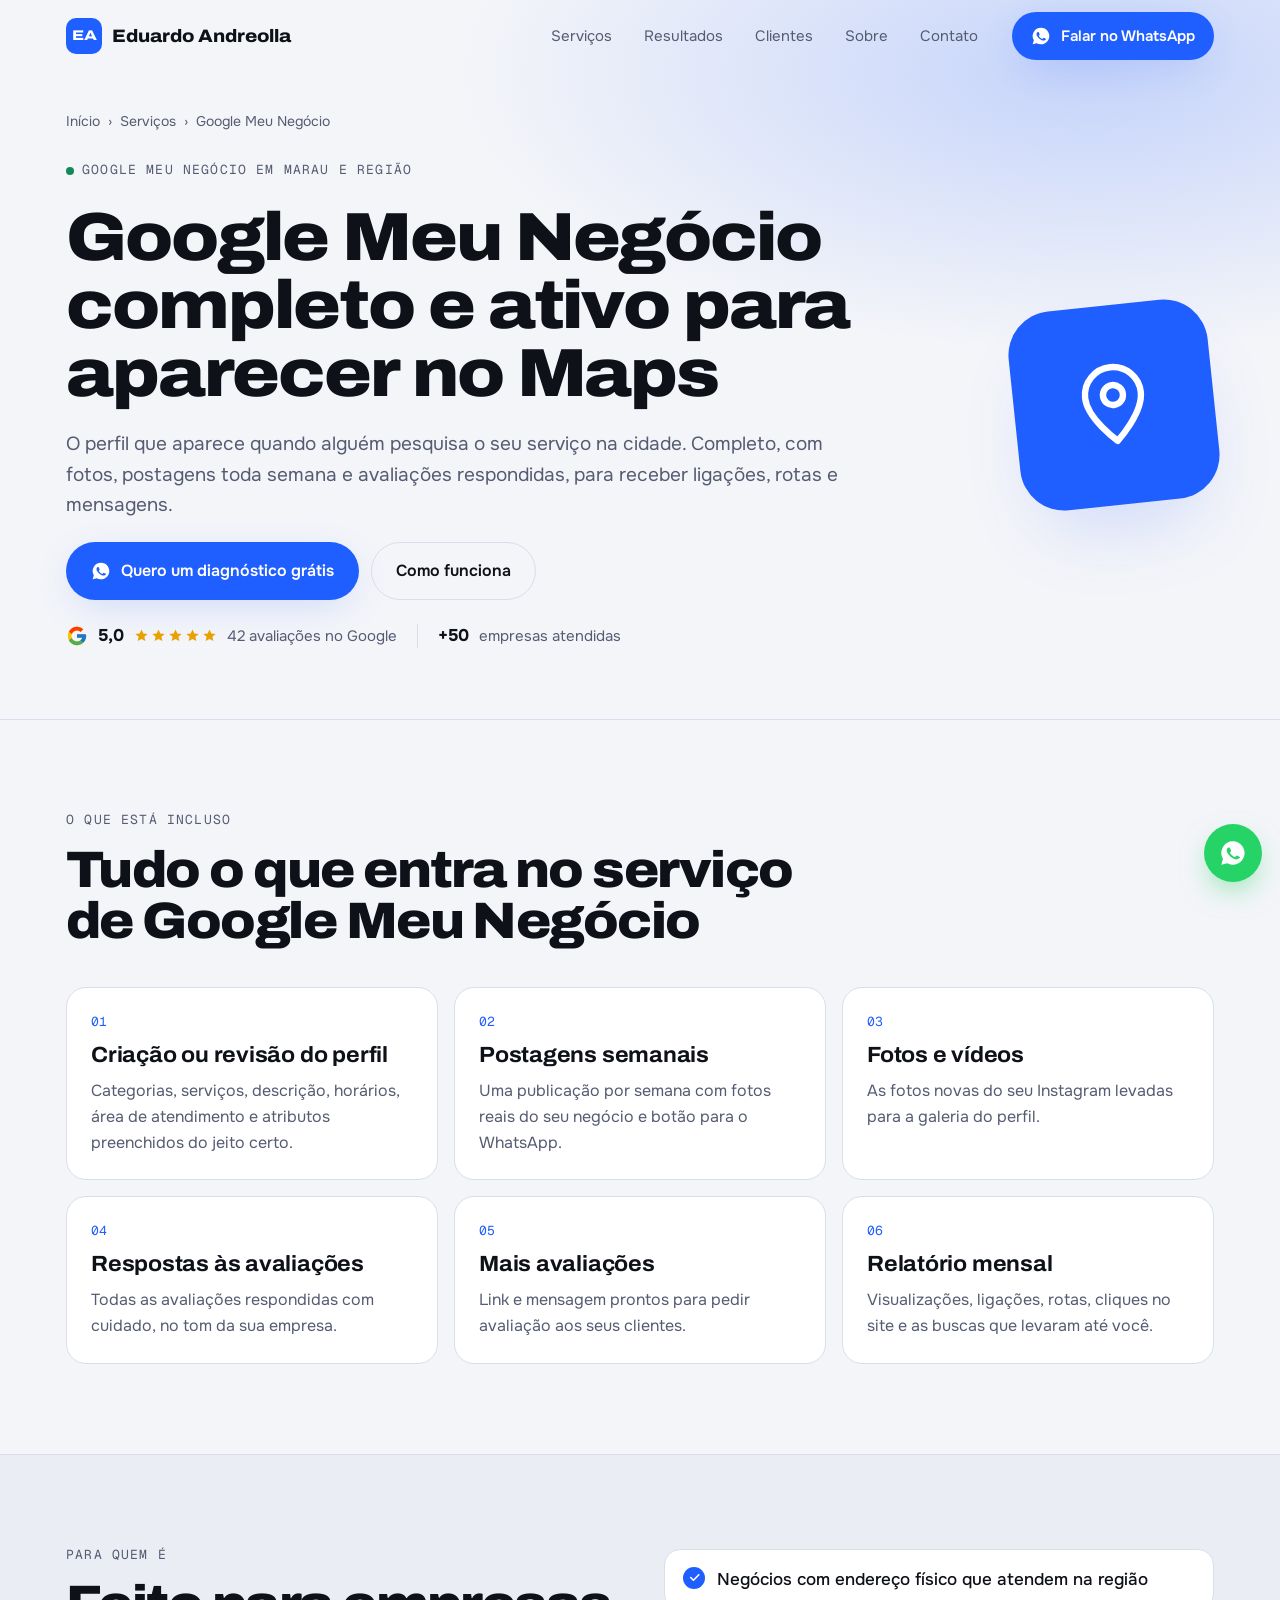
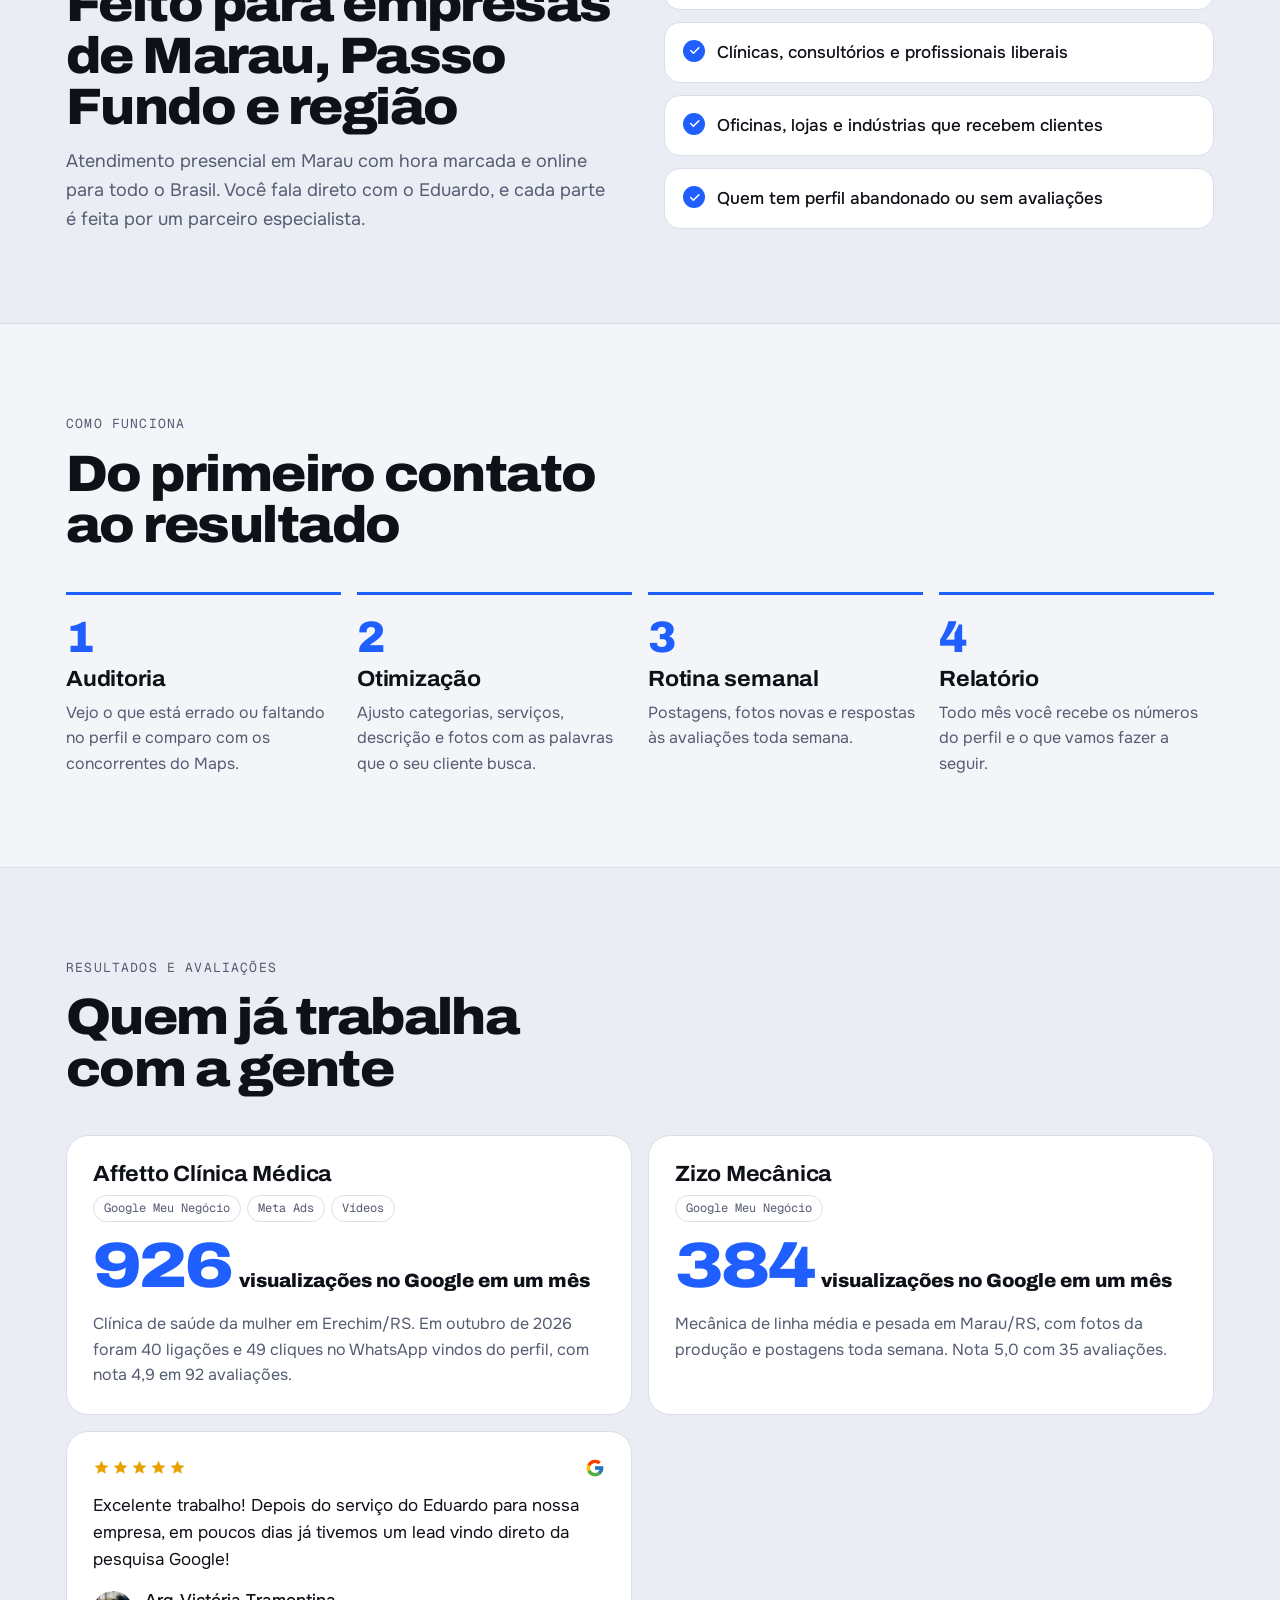
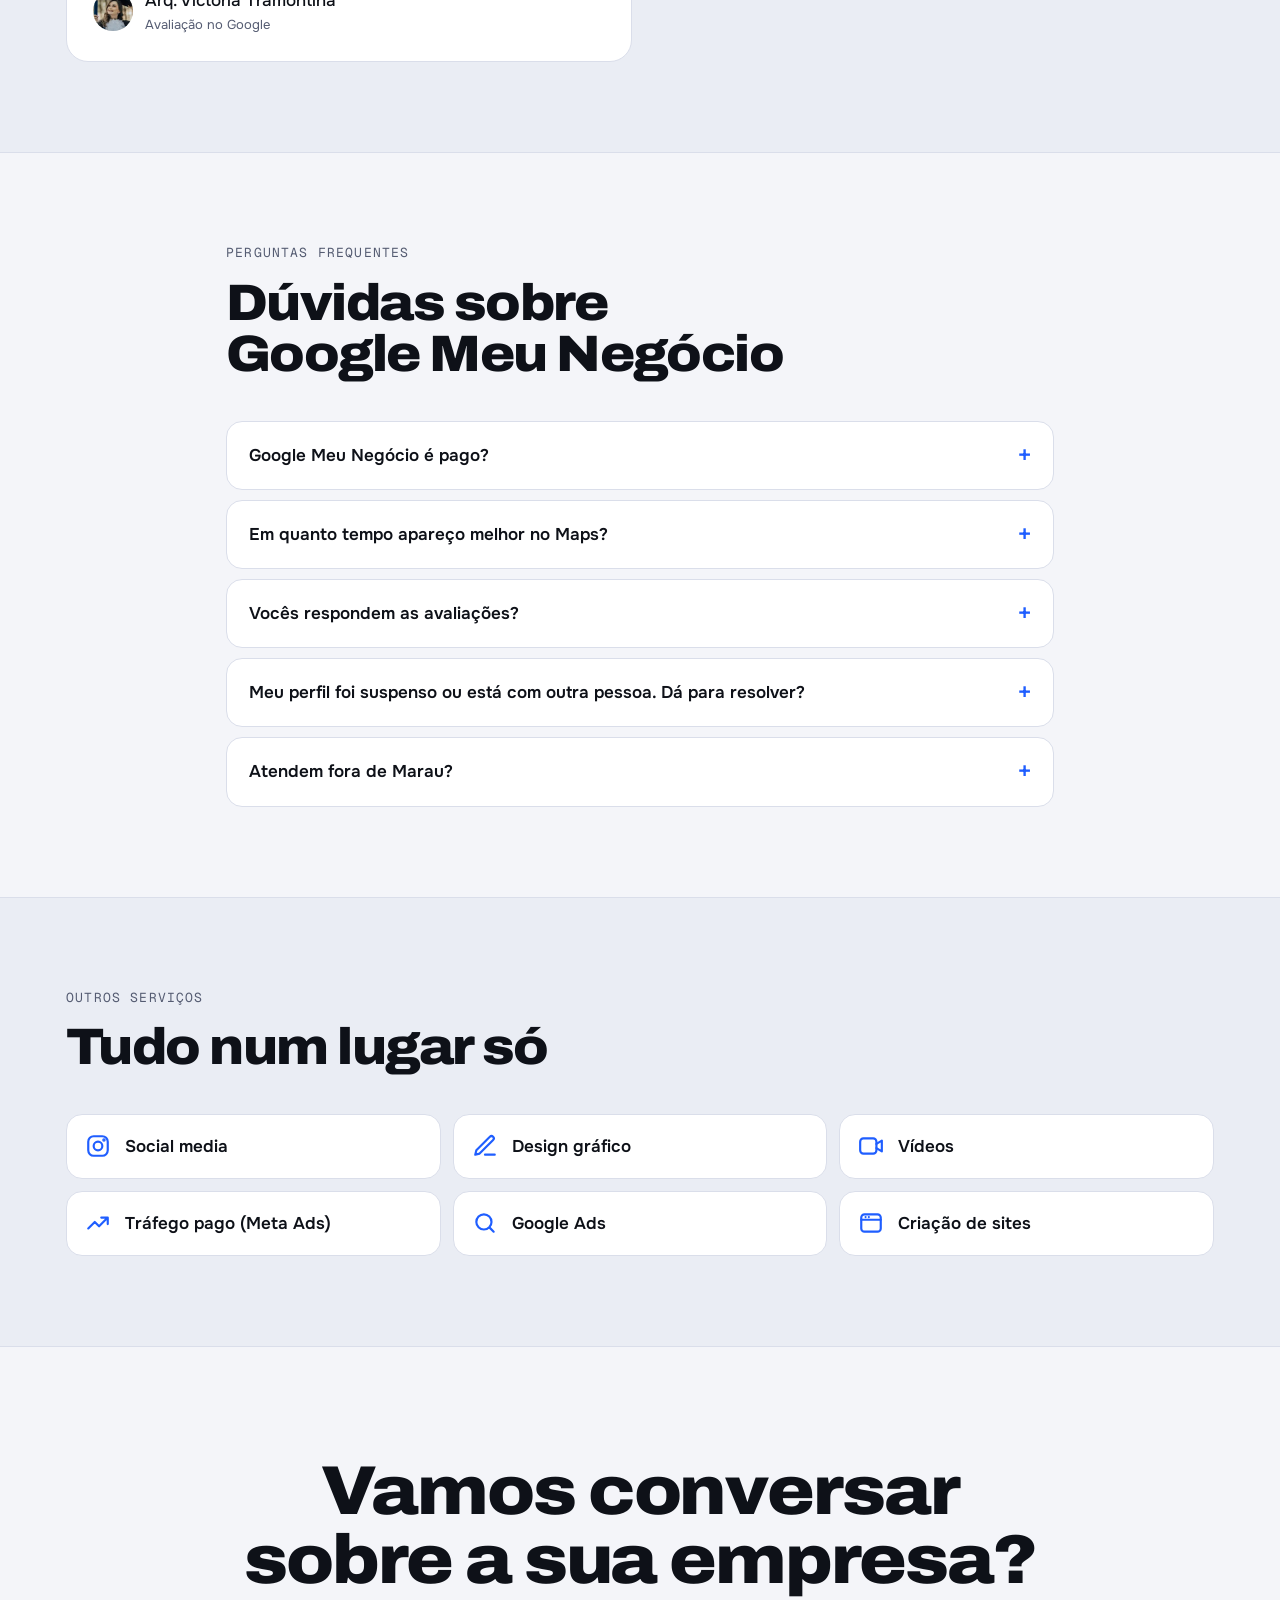
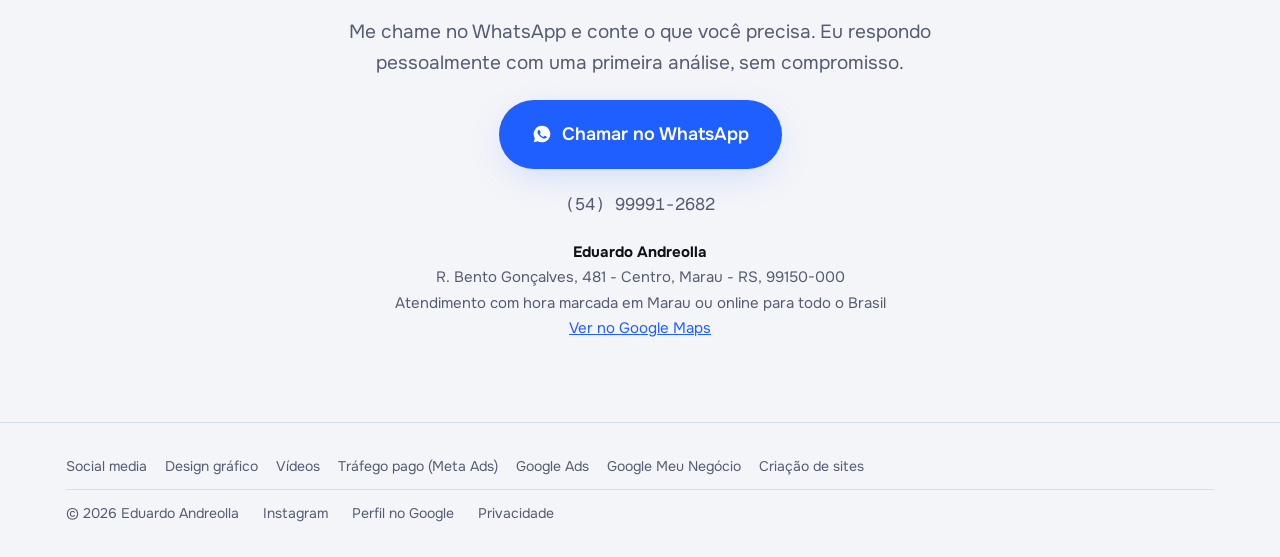
<file: google-meu-negocio/index.html>
<!doctype html>
<html lang="pt-BR">
<head>
<meta charset="utf-8">
<meta name="viewport" content="width=device-width, initial-scale=1, viewport-fit=cover">
<title>Google Meu Negócio: Otimização do Perfil em Marau/RS | Eduardo Andreolla</title>
<meta name="description" content="Otimização e gestão do Google Meu Negócio (Perfil da Empresa no Google) em Marau e região: perfil completo, postagens semanais, respostas às avaliações e relatório mensal.">
<link rel="canonical" href="https://eduardoandreolla.com.br/google-meu-negocio/">
<meta property="og:title" content="Google Meu Negócio: Otimização do Perfil em Marau/RS | Eduardo Andreolla">
<meta property="og:description" content="Otimização e gestão do Google Meu Negócio (Perfil da Empresa no Google) em Marau e região: perfil completo, postagens semanais, respostas às avaliações e relatório mensal.">
<meta property="og:type" content="website">
<meta property="og:url" content="https://eduardoandreolla.com.br/google-meu-negocio/">
<meta property="og:image" content="https://eduardoandreolla.com.br/img/eduardo.webp">
<meta name="theme-color" content="#f4f5f9">
<link rel="icon" href="/links/img/favicon-64.png">
<link rel="preconnect" href="https://fonts.googleapis.com">
<link rel="preconnect" href="https://fonts.gstatic.com" crossorigin>
<link rel="stylesheet" href="https://fonts.googleapis.com/css2?family=Archivo:wdth,wght@62..125,400..900&family=Onest:wght@400;500;600&family=Geist+Mono:wght@400;500&display=swap">
<script type="application/ld+json">[{"@context":"https://schema.org","@type":"Service","name":"Google Meu Negócio completo e ativo para aparecer no Maps","serviceType":"Google Meu Negócio","description":"Otimização e gestão do Google Meu Negócio (Perfil da Empresa no Google) em Marau e região: perfil completo, postagens semanais, respostas às avaliações e relatório mensal.","url":"https://eduardoandreolla.com.br/google-meu-negocio/","provider":{"@id":"https://eduardoandreolla.com.br/#empresa"},"areaServed":[{"@type":"City","name":"Marau"},{"@type":"City","name":"Passo Fundo"},{"@type":"City","name":"Erechim"},{"@type":"City","name":"Carazinho"},{"@type":"City","name":"Casca"},{"@type":"City","name":"Guaporé"},{"@type":"City","name":"Nova Prata"},{"@type":"State","name":"Rio Grande do Sul"}]},{"@context":"https://schema.org","@type":"BreadcrumbList","itemListElement":[{"@type":"ListItem","position":1,"name":"Início","item":"https://eduardoandreolla.com.br/"},{"@type":"ListItem","position":2,"name":"Serviços","item":"https://eduardoandreolla.com.br/#servicos"},{"@type":"ListItem","position":3,"name":"Google Meu Negócio","item":"https://eduardoandreolla.com.br/google-meu-negocio/"}]},{"@context":"https://schema.org","@type":"FAQPage","mainEntity":[{"@type":"Question","name":"Google Meu Negócio é pago?","acceptedAnswer":{"@type":"Answer","text":"O perfil no Google é gratuito. O que você contrata é o trabalho de deixar o perfil completo e mantê-lo ativo toda semana, que é o que faz ele aparecer mais."}},{"@type":"Question","name":"Em quanto tempo apareço melhor no Maps?","acceptedAnswer":{"@type":"Answer","text":"As mudanças no perfil aparecem em poucos dias. A posição no Maps melhora com constância: perfil completo, postagens, fotos e avaliações novas todo mês."}},{"@type":"Question","name":"Vocês respondem as avaliações?","acceptedAnswer":{"@type":"Answer","text":"Sim. Todas as avaliações são respondidas, inclusive as negativas, sempre com educação e no tom da sua empresa."}},{"@type":"Question","name":"Meu perfil foi suspenso ou está com outra pessoa. Dá para resolver?","acceptedAnswer":{"@type":"Answer","text":"Na maioria dos casos, sim. Ajudamos a recuperar o acesso, pedir a revisão ao Google e deixar o perfil no seu nome."}},{"@type":"Question","name":"Atendem fora de Marau?","acceptedAnswer":{"@type":"Answer","text":"Sim. Já cuidamos de mais de 35 perfis no Google em Marau, Passo Fundo, Erechim, Carazinho e outras cidades."}}]}]</script>
<style>/* Páginas de serviço: mesmas cores e fontes da página inicial (claro por padrão, escuro se o visitante escolheu) */
:root{
  --bg:#f4f5f9; --bg2:#eaedf4; --surface:#ffffff; --fg:#0e1118; --muted:#555c72; --line:#dadeea;
  --accent:#1f5eff; --accent-2:#1f5eff; --ink:#ffffff; --glow:rgba(31,94,255,.22); --good:#12895a; --star:#e9a100;
  --display:"Archivo","Arial Black",system-ui,sans-serif; --body:"Onest","Segoe UI",system-ui,sans-serif; --mono:"Geist Mono",ui-monospace,Consolas,monospace;
  --gut:max(16px,env(safe-area-inset-left,0px)); --gutR:max(16px,env(safe-area-inset-right,0px));
  color-scheme:light;
}
:root[data-tema="escuro"]{
  --bg:#0a0c12; --bg2:#10131b; --surface:#151924; --fg:#f2f4fa; --muted:#a0a8bd; --line:#252b3b;
  --accent:#4d7dff; --accent-2:#8fb0ff; --ink:#ffffff; --glow:rgba(77,125,255,.38); --good:#3ecf8e; --star:#f5b301;
  color-scheme:dark;
}
*{box-sizing:border-box}
html{scroll-behavior:smooth}
body{margin:0;background:var(--bg);color:var(--fg);font-family:var(--body);font-size:17px;line-height:1.6;overflow-x:hidden;padding-top:env(safe-area-inset-top,0px)}
img{max-width:100%;display:block}
a{color:inherit}
:focus-visible{outline:2px solid var(--accent);outline-offset:3px;border-radius:6px}
.in{max-width:1180px;margin:0 auto;padding-left:var(--gut);padding-right:var(--gutR)}
.narrow{max-width:860px}
.eyebrow{font-family:var(--mono);font-size:13px;letter-spacing:.09em;text-transform:uppercase;color:var(--muted);display:flex;align-items:center;gap:8px}
.dot{display:inline-block;width:8px;height:8px;border-radius:50%;background:var(--good)}
.g{width:1em;height:1em;flex:none}
.starsv{display:inline-flex;gap:2px;color:var(--star)}
.starsv svg{width:1em;height:1em}
.btn{display:inline-flex;align-items:center;gap:10px;font-weight:600;font-size:16px;text-decoration:none;border-radius:999px;padding:15px 24px;border:1px solid transparent;transition:background .2s,border-color .2s,transform .2s}
.btn:hover{transform:translateY(-2px)}
.btn svg{width:20px;height:20px;flex:none}
.btn-main{background:var(--accent);color:var(--ink);box-shadow:0 10px 40px -10px var(--glow)}
.btn-ghost{border-color:var(--line);color:var(--fg)}
.btn-ghost:hover{border-color:var(--fg)}
.btn.big{font-size:18px;padding:19px 32px}

header.top{position:fixed;inset:0 0 auto;z-index:50;padding-top:env(safe-area-inset-top,0px);transition:transform .4s,background .3s,border-color .3s;border-bottom:1px solid transparent}
header.top.solid{background:color-mix(in srgb,var(--bg) 86%,transparent);backdrop-filter:blur(14px);border-color:var(--line)}
header.top.hide{transform:translateY(-100%)}
header.top .in{display:flex;align-items:center;gap:20px;height:72px}
.brand{display:flex;align-items:center;gap:10px;text-decoration:none;font-family:var(--display);font-weight:800;font-stretch:110%;font-size:18px}
.brand i{display:grid;place-items:center;width:36px;height:36px;border-radius:10px;background:var(--accent);color:var(--ink);font-style:normal;font-size:14px;font-stretch:125%}
nav.menu{display:flex;gap:4px;margin-left:auto}
nav.menu a{text-decoration:none;font-size:15px;color:var(--muted);padding:8px 14px;border-radius:999px}
nav.menu a:hover{color:var(--fg)}
header .btn{padding:11px 18px;font-size:15px}
@media (max-width:900px){nav.menu{display:none}.brand{margin-right:auto}header .btn span{display:none}header .btn{padding:11px}}

.hero{padding-block:calc(110px + env(safe-area-inset-top,0px)) 70px;border-bottom:1px solid var(--line);background:radial-gradient(900px 400px at 85% 10%,var(--glow),transparent 70%)}
.crumbs{display:flex;flex-wrap:wrap;gap:8px;font-size:14px;color:var(--muted);margin-bottom:28px}
.crumbs a{text-decoration:none}
.crumbs a:hover{color:var(--fg)}
.hero-grid{display:grid;grid-template-columns:minmax(0,1fr) auto;gap:40px;align-items:center}
.hero-text{display:grid;gap:22px;min-width:0}
h1{font-family:var(--display);font-weight:850;font-stretch:110%;font-size:clamp(36px,5.4vw,68px);line-height:1;letter-spacing:-.03em;margin:0;text-wrap:balance;max-width:20ch}
.lead{margin:0;font-size:19px;color:var(--muted);max-width:60ch}
.cta-row{display:flex;flex-wrap:wrap;gap:12px}
.proof{display:flex;flex-wrap:wrap;align-items:center;gap:8px 10px;font-size:15px;color:var(--muted)}
.proof b{color:var(--fg);font-size:17px}
.proof .g{width:22px;height:22px}
.proof .sep{width:1px;height:24px;background:var(--line);margin-inline:10px}
.hero-ico{width:200px;height:200px;border-radius:44px;display:grid;place-items:center;background:var(--accent);color:var(--ink);box-shadow:0 40px 80px -30px var(--glow);transform:rotate(-6deg)}
.hero-ico svg{width:96px;height:96px;stroke-width:1.6}
@media (max-width:820px){.hero-grid{grid-template-columns:minmax(0,1fr)}.hero-ico{display:none}}

.sec{padding-block:90px}
.sec.alt{background:var(--bg2);border-block:1px solid var(--line)}
.sec-head{display:grid;gap:14px;margin-bottom:40px;max-width:760px}
h2{font-family:var(--display);font-weight:850;font-stretch:108%;font-size:clamp(30px,4vw,52px);line-height:1;letter-spacing:-.03em;margin:0;text-wrap:balance}
.sec-head p{margin:0;color:var(--muted);font-size:18px}
h3{font-family:var(--display);font-stretch:105%;font-size:22px;line-height:1.15;letter-spacing:-.01em;margin:0}
.grid3{display:grid;grid-template-columns:repeat(3,minmax(0,1fr));gap:16px}
@media (max-width:900px){.grid3{grid-template-columns:repeat(2,minmax(0,1fr))}}
@media (max-width:600px){.grid3{grid-template-columns:minmax(0,1fr)}}
.item{background:var(--surface);border:1px solid var(--line);border-radius:20px;padding:24px;display:grid;gap:10px;align-content:start;transition:border-color .2s,transform .2s}
.item:hover{border-color:var(--accent);transform:translateY(-4px)}
.item .n{font-family:var(--mono);font-size:13px;color:var(--accent-2)}
.item p{margin:0;color:var(--muted);font-size:16px}
.split{display:grid;grid-template-columns:minmax(0,1fr) minmax(0,1fr);gap:48px;align-items:center}
.split .sec-head{margin:0}
@media (max-width:820px){.split{grid-template-columns:minmax(0,1fr);gap:28px}}
.checks{list-style:none;margin:0;padding:0;display:grid;gap:12px}
.checks li{display:flex;gap:12px;align-items:flex-start;background:var(--surface);border:1px solid var(--line);border-radius:16px;padding:16px 18px;font-weight:500}
.checks li::before{content:"";flex:none;width:22px;height:22px;margin-top:1px;border-radius:50%;background:var(--accent) url("data:image/svg+xml,%3Csvg xmlns='http://www.w3.org/2000/svg' viewBox='0 0 24 24' fill='none' stroke='%23ffffff' stroke-width='3' stroke-linecap='round' stroke-linejoin='round'%3E%3Cpath d='M5 12l5 5L20 7'/%3E%3C/svg%3E") center/13px no-repeat}
.steps{list-style:none;margin:0;padding:0;display:grid;grid-template-columns:repeat(4,minmax(0,1fr));gap:16px;counter-reset:p}
@media (max-width:900px){.steps{grid-template-columns:repeat(2,minmax(0,1fr))}}
@media (max-width:560px){.steps{grid-template-columns:minmax(0,1fr)}}
.steps li{counter-increment:p;position:relative;border-top:3px solid var(--accent);padding-top:20px;display:grid;gap:8px;align-content:start}
.steps li::before{content:counter(p);font-family:var(--display);font-weight:850;font-size:44px;line-height:1;color:var(--accent)}
.steps p{margin:0;color:var(--muted);font-size:16px}
.proof-grid{display:grid;grid-template-columns:repeat(2,minmax(0,1fr));gap:16px}
@media (max-width:820px){.proof-grid{grid-template-columns:minmax(0,1fr)}}
.case,.rv{background:var(--surface);border:1px solid var(--line);border-radius:22px;padding:26px;display:grid;gap:14px;align-content:start}
.case-top{display:grid;gap:8px}
.tags{display:flex;flex-wrap:wrap;gap:6px}
.tag{font-family:var(--mono);font-size:12px;color:var(--muted);border:1px solid var(--line);border-radius:999px;padding:3px 10px}
.case .big{font-family:var(--display);font-weight:850;font-stretch:118%;font-size:clamp(46px,5vw,68px);line-height:.95;letter-spacing:-.04em;color:var(--accent)}
.case .big small{font-size:.3em;font-stretch:100%;letter-spacing:0;color:var(--fg);margin-left:8px}
.case p,.rv p{margin:0;color:var(--muted);font-size:16px}
.rv .rt{display:flex;justify-content:space-between;align-items:center}
.rv .rt .g{width:20px;height:20px}
.rv p{color:var(--fg);font-size:17px}
.rv footer{display:flex;align-items:center;gap:12px;font-weight:500}
.rv footer small{display:block;font-weight:400;color:var(--muted);font-size:13px}
.av{width:40px;height:40px;border-radius:50%;flex:none;display:grid;place-items:center;font-weight:600;background:color-mix(in srgb,var(--accent) 18%,transparent);color:var(--accent-2);overflow:hidden}
.av img{width:100%;height:100%;object-fit:cover}
.faq{display:grid;gap:10px}
.faq details{background:var(--surface);border:1px solid var(--line);border-radius:16px;padding:0 22px;transition:border-color .2s}
.faq details[open]{border-color:var(--accent)}
.faq summary{cursor:pointer;list-style:none;padding:20px 0;font-weight:600;font-size:17px;display:flex;justify-content:space-between;gap:16px}
.faq summary::-webkit-details-marker{display:none}
.faq summary::after{content:"+";font-family:var(--mono);font-size:22px;line-height:1;color:var(--accent-2);transition:transform .2s}
.faq details[open] summary::after{transform:rotate(45deg)}
.faq details p{margin:0 0 20px;color:var(--muted)}
.others{display:grid;grid-template-columns:repeat(3,minmax(0,1fr));gap:12px}
@media (max-width:820px){.others{grid-template-columns:repeat(2,minmax(0,1fr))}}
@media (max-width:480px){.others{grid-template-columns:minmax(0,1fr)}}
.others a{display:flex;align-items:center;gap:14px;text-decoration:none;background:var(--surface);border:1px solid var(--line);border-radius:16px;padding:18px;font-weight:600;transition:border-color .2s,transform .2s}
.others a:hover{border-color:var(--accent);transform:translateY(-3px)}
.others svg{width:26px;height:26px;color:var(--accent-2);flex:none}
.final{padding-block:110px 80px;text-align:center}
.final .in{display:grid;gap:22px;justify-items:center}
.final h2{font-size:clamp(34px,5.4vw,72px);max-width:18ch}
.final p{margin:0;color:var(--muted);font-size:19px;max-width:52ch}
.phone{font-family:var(--mono);color:var(--muted);user-select:all}
.nap{font-style:normal;font-size:15px;color:var(--muted);line-height:1.7}
.nap strong{color:var(--fg)}
.nap a{color:var(--accent-2)}
footer.foot{border-top:1px solid var(--line);padding-block:32px calc(32px + env(safe-area-inset-bottom,0px))}
footer.foot .in{display:flex;flex-wrap:wrap;gap:12px 24px;align-items:center;font-size:14px;color:var(--muted)}
footer.foot a{text-decoration:none}
footer.foot a:hover{color:var(--fg)}
.fserv{display:flex;flex-wrap:wrap;gap:8px 18px;flex-basis:100%;order:-1;padding-bottom:12px;border-bottom:1px solid var(--line)}
.wa-float{position:fixed;right:calc(18px + env(safe-area-inset-right,0px));bottom:calc(18px + env(safe-area-inset-bottom,0px));z-index:40;width:58px;height:58px;border-radius:50%;display:grid;place-items:center;background:#25d366;color:#fff;box-shadow:0 12px 30px -8px rgba(37,211,102,.6)}
.wa-float svg{width:28px;height:28px}
@media (prefers-reduced-motion:reduce){*{transition:none!important;scroll-behavior:auto!important}}
</style>
<script>(function(){var r=document.documentElement,t='claro';try{var s=localStorage.getItem('ea-tema');if(s==='claro'||s==='escuro'){t=s;}}catch(e){}r.setAttribute('data-tema',t);})();</script>
</head>
<body>
<svg width="0" height="0" style="position:absolute" aria-hidden="true">
  <symbol id="gG" viewBox="0 0 48 48"><path fill="#FFC107" d="M43.6 20.5H42V20H24v8h11.3C33.7 32.7 29.2 36 24 36c-6.6 0-12-5.4-12-12s5.4-12 12-12c3.1 0 5.8 1.2 7.9 3.1l5.7-5.7C34 6.1 29.3 4 24 4 12.9 4 4 12.9 4 24s8.9 20 20 20 20-8.9 20-20c0-1.3-.1-2.4-.4-3.5z"/><path fill="#FF3D00" d="M6.3 14.7l6.6 4.8C14.7 15.1 19 12 24 12c3.1 0 5.8 1.2 7.9 3.1l5.7-5.7C34 6.1 29.3 4 24 4 16.3 4 9.7 8.3 6.3 14.7z"/><path fill="#4CAF50" d="M24 44c5.2 0 9.9-2 13.4-5.2l-6.2-5.2C29.2 35.1 26.7 36 24 36c-5.2 0-9.6-3.3-11.3-7.9l-6.5 5C9.5 39.6 16.2 44 24 44z"/><path fill="#1976D2" d="M43.6 20.5H42V20H24v8h11.3c-.8 2.2-2.2 4.2-4.1 5.6l6.2 5.2C37 39.2 44 34 44 24c0-1.3-.1-2.4-.4-3.5z"/></symbol>
  <symbol id="st" viewBox="0 0 24 24"><path fill="currentColor" d="m12 2.5 2.9 6.3 6.9.7-5.2 4.6 1.5 6.8L12 17.4l-6.1 3.5 1.5-6.8L2.2 9.5l6.9-.7Z"/></symbol>
  <symbol id="wa" viewBox="0 0 24 24"><path fill="currentColor" d="M12 2a10 10 0 0 0-8.6 15.1L2 22l5-1.3A10 10 0 1 0 12 2Zm5.3 14.1c-.2.6-1.3 1.2-1.8 1.3-.5.1-1 .1-1.7-.1a15 15 0 0 1-1.5-.6 11.9 11.9 0 0 1-4.6-4.1 5.2 5.2 0 0 1-1.1-2.8 3 3 0 0 1 1-2.2 1 1 0 0 1 .7-.3h.5c.2 0 .4 0 .6.5l.9 2.1c.1.2.1.3 0 .5l-.3.5-.4.5c-.1.1-.3.3-.1.6a8.6 8.6 0 0 0 1.6 2 7.8 7.8 0 0 0 2.3 1.4c.3.1.5.1.6-.1l.9-1c.2-.3.4-.2.6-.1l2 1c.3.1.5.2.5.3.1.1.1.7-.1 1.3Z"/></symbol>
</svg>
<header class="top" id="top"><div class="in">
  <a class="brand" href="/"><i>EA</i>Eduardo Andreolla</a>
  <nav class="menu" aria-label="Principal"><a href="/#servicos">Serviços</a><a href="/#resultados">Resultados</a><a href="/#clientes">Clientes</a><a href="/#sobre">Sobre</a><a href="#contato">Contato</a></nav>
  <a class="btn btn-main" href="https://wa.me/5554999912682?text=Ol%C3%A1%20Eduardo%2C%20vim%20pelo%20site%20e%20quero%20saber%20sobre%20o%20Google%20Meu%20Neg%C3%B3cio" target="_blank" rel="noopener"><svg><use href="#wa"/></svg><span>Falar no WhatsApp</span></a>
</div></header>

<main>
<section class="hero"><div class="in">
  <nav class="crumbs" aria-label="Você está em"><a href="/">Início</a><span aria-hidden="true">›</span><a href="/#servicos">Serviços</a><span aria-hidden="true">›</span><span aria-current="page">Google Meu Negócio</span></nav>
  <div class="hero-grid">
    <div class="hero-text">
      <div class="eyebrow"><span class="dot"></span>Google Meu Negócio em Marau e região</div>
      <h1>Google Meu Negócio completo e ativo para aparecer no Maps</h1>
      <p class="lead">O perfil que aparece quando alguém pesquisa o seu serviço na cidade. Completo, com fotos, postagens toda semana e avaliações respondidas, para receber ligações, rotas e mensagens.</p>
      <div class="cta-row"><a class="btn btn-main" href="https://wa.me/5554999912682?text=Ol%C3%A1%20Eduardo%2C%20vim%20pelo%20site%20e%20quero%20saber%20sobre%20o%20Google%20Meu%20Neg%C3%B3cio" target="_blank" rel="noopener"><svg><use href="#wa"/></svg>Quero um diagnóstico grátis</a><a class="btn btn-ghost" href="#como-funciona">Como funciona</a></div>
      <div class="proof"><svg class="g"><use href="#gG"/></svg><b>5,0</b><span class="starsv" aria-label="5 estrelas"><svg><use href="#st"/></svg><svg><use href="#st"/></svg><svg><use href="#st"/></svg><svg><use href="#st"/></svg><svg><use href="#st"/></svg></span><span>42 avaliações no Google</span><span class="sep" aria-hidden="true"></span><b>+50</b><span>empresas atendidas</span></div>
    </div>
    <div class="hero-ico" aria-hidden="true"><svg viewBox="0 0 24 24" fill="none" stroke="currentColor" stroke-width="2" stroke-linecap="round" stroke-linejoin="round" aria-hidden="true"><path d="M12 21s-7-6.2-7-11.5a7 7 0 0 1 14 0C19 14.8 12 21 12 21Z"/><circle cx="12" cy="9.5" r="2.5"/></svg></div>
  </div>
</div></section>

<section class="sec"><div class="in">
  <div class="sec-head"><div class="eyebrow">O que está incluso</div><h2>Tudo o que entra no serviço de Google Meu Negócio</h2></div>
  <div class="grid3"><div class="item"><span class="n">01</span><h3>Criação ou revisão do perfil</h3><p>Categorias, serviços, descrição, horários, área de atendimento e atributos preenchidos do jeito certo.</p></div><div class="item"><span class="n">02</span><h3>Postagens semanais</h3><p>Uma publicação por semana com fotos reais do seu negócio e botão para o WhatsApp.</p></div><div class="item"><span class="n">03</span><h3>Fotos e vídeos</h3><p>As fotos novas do seu Instagram levadas para a galeria do perfil.</p></div><div class="item"><span class="n">04</span><h3>Respostas às avaliações</h3><p>Todas as avaliações respondidas com cuidado, no tom da sua empresa.</p></div><div class="item"><span class="n">05</span><h3>Mais avaliações</h3><p>Link e mensagem prontos para pedir avaliação aos seus clientes.</p></div><div class="item"><span class="n">06</span><h3>Relatório mensal</h3><p>Visualizações, ligações, rotas, cliques no site e as buscas que levaram até você.</p></div></div>
</div></section>

<section class="sec alt"><div class="in split">
  <div class="sec-head"><div class="eyebrow">Para quem é</div><h2>Feito para empresas de Marau, Passo Fundo e região</h2><p>Atendimento presencial em Marau com hora marcada e online para todo o Brasil. Você fala direto com o Eduardo, e cada parte é feita por um parceiro especialista.</p></div>
  <ul class="checks"><li>Negócios com endereço físico que atendem na região</li><li>Clínicas, consultórios e profissionais liberais</li><li>Oficinas, lojas e indústrias que recebem clientes</li><li>Quem tem perfil abandonado ou sem avaliações</li></ul>
</div></section>

<section class="sec" id="como-funciona"><div class="in">
  <div class="sec-head"><div class="eyebrow">Como funciona</div><h2>Do primeiro contato ao resultado</h2></div>
  <ol class="steps"><li><h3>Auditoria</h3><p>Vejo o que está errado ou faltando no perfil e comparo com os concorrentes do Maps.</p></li><li><h3>Otimização</h3><p>Ajusto categorias, serviços, descrição e fotos com as palavras que o seu cliente busca.</p></li><li><h3>Rotina semanal</h3><p>Postagens, fotos novas e respostas às avaliações toda semana.</p></li><li><h3>Relatório</h3><p>Todo mês você recebe os números do perfil e o que vamos fazer a seguir.</p></li></ol>
</div></section>

<section class="sec alt"><div class="in">
  <div class="sec-head"><div class="eyebrow">Resultados e avaliações</div><h2>Quem já trabalha com a gente</h2></div>
  <div class="proof-grid"><article class="case"><div class="case-top"><h3>Affetto Clínica Médica</h3><div class="tags"><span class="tag">Google Meu Negócio</span><span class="tag">Meta Ads</span><span class="tag">Vídeos</span></div></div>
      <div class="big">926<small>visualizações no Google em um mês</small></div><p>Clínica de saúde da mulher em Erechim/RS. Em outubro de 2026 foram 40 ligações e 49 cliques no WhatsApp vindos do perfil, com nota 4,9 em 92 avaliações.</p></article><article class="case"><div class="case-top"><h3>Zizo Mecânica</h3><div class="tags"><span class="tag">Google Meu Negócio</span></div></div>
      <div class="big">384<small>visualizações no Google em um mês</small></div><p>Mecânica de linha média e pesada em Marau/RS, com fotos da produção e postagens toda semana. Nota 5,0 com 35 avaliações.</p></article><article class="rv"><div class="rt"><span class="starsv" aria-label="5 estrelas"><svg><use href="#st"/></svg><svg><use href="#st"/></svg><svg><use href="#st"/></svg><svg><use href="#st"/></svg><svg><use href="#st"/></svg></span><svg class="g" aria-hidden="true"><use href="#gG"/></svg></div><p>Excelente trabalho! Depois do serviço do Eduardo para nossa empresa, em poucos dias já tivemos um lead vindo direto da pesquisa Google!</p><footer><span class="av"><img src="/img/av/victoria.webp" alt="" width="40" height="40" loading="lazy"></span><span>Arq. Victória Tramontina<small>Avaliação no Google</small></span></footer></article></div>
</div></section>

<section class="sec"><div class="in narrow">
  <div class="sec-head"><div class="eyebrow">Perguntas frequentes</div><h2>Dúvidas sobre Google Meu Negócio</h2></div>
  <div class="faq"><details><summary>Google Meu Negócio é pago?</summary><p>O perfil no Google é gratuito. O que você contrata é o trabalho de deixar o perfil completo e mantê-lo ativo toda semana, que é o que faz ele aparecer mais.</p></details><details><summary>Em quanto tempo apareço melhor no Maps?</summary><p>As mudanças no perfil aparecem em poucos dias. A posição no Maps melhora com constância: perfil completo, postagens, fotos e avaliações novas todo mês.</p></details><details><summary>Vocês respondem as avaliações?</summary><p>Sim. Todas as avaliações são respondidas, inclusive as negativas, sempre com educação e no tom da sua empresa.</p></details><details><summary>Meu perfil foi suspenso ou está com outra pessoa. Dá para resolver?</summary><p>Na maioria dos casos, sim. Ajudamos a recuperar o acesso, pedir a revisão ao Google e deixar o perfil no seu nome.</p></details><details><summary>Atendem fora de Marau?</summary><p>Sim. Já cuidamos de mais de 35 perfis no Google em Marau, Passo Fundo, Erechim, Carazinho e outras cidades.</p></details></div>
</div></section>

<section class="sec alt"><div class="in">
  <div class="sec-head"><div class="eyebrow">Outros serviços</div><h2>Tudo num lugar só</h2></div>
  <div class="others"><a href="/social-media/"><svg viewBox="0 0 24 24" fill="none" stroke="currentColor" stroke-width="2" stroke-linecap="round" stroke-linejoin="round" aria-hidden="true"><rect x="3" y="3" width="18" height="18" rx="5"/><circle cx="12" cy="12" r="4"/><circle cx="17.5" cy="6.5" r=".6" fill="currentColor"/></svg><span>Social media</span></a><a href="/design-grafico/"><svg viewBox="0 0 24 24" fill="none" stroke="currentColor" stroke-width="2" stroke-linecap="round" stroke-linejoin="round" aria-hidden="true"><path d="M12 20h9"/><path d="M16.5 3.5a2.1 2.1 0 0 1 3 3L7 19l-4 1 1-4Z"/></svg><span>Design gráfico</span></a><a href="/edicao-de-video/"><svg viewBox="0 0 24 24" fill="none" stroke="currentColor" stroke-width="2" stroke-linecap="round" stroke-linejoin="round" aria-hidden="true"><rect x="2" y="5" width="15" height="14" rx="3"/><path d="m17 10 5-3v10l-5-3"/></svg><span>Vídeos</span></a><a href="/trafego-pago/"><svg viewBox="0 0 24 24" fill="none" stroke="currentColor" stroke-width="2" stroke-linecap="round" stroke-linejoin="round" aria-hidden="true"><path d="M3 17l6-6 4 4 8-8M15 7h6v6"/></svg><span>Tráfego pago (Meta Ads)</span></a><a href="/google-ads/"><svg viewBox="0 0 24 24" fill="none" stroke="currentColor" stroke-width="2" stroke-linecap="round" stroke-linejoin="round" aria-hidden="true"><circle cx="11" cy="11" r="7"/><path d="m20 20-3.5-3.5"/></svg><span>Google Ads</span></a><a href="/criacao-de-sites/"><svg viewBox="0 0 24 24" fill="none" stroke="currentColor" stroke-width="2" stroke-linecap="round" stroke-linejoin="round" aria-hidden="true"><rect x="3" y="4" width="18" height="16" rx="3"/><path d="M3 9h18M7 6.5h.01M10 6.5h.01"/></svg><span>Criação de sites</span></a></div>
</div></section>

<section class="final" id="contato"><div class="in">
  <h2>Vamos conversar sobre a sua empresa?</h2>
  <p>Me chame no WhatsApp e conte o que você precisa. Eu respondo pessoalmente com uma primeira análise, sem compromisso.</p>
  <a class="btn btn-main big" href="https://wa.me/5554999912682?text=Ol%C3%A1%20Eduardo%2C%20vim%20pelo%20site%20e%20quero%20saber%20sobre%20o%20Google%20Meu%20Neg%C3%B3cio" target="_blank" rel="noopener"><svg><use href="#wa"/></svg>Chamar no WhatsApp</a>
  <span class="phone">(54) 99991-2682</span>
  <address class="nap"><strong>Eduardo Andreolla</strong><br>R. Bento Gonçalves, 481 - Centro, Marau - RS, 99150-000<br>Atendimento com hora marcada em Marau ou online para todo o Brasil<br><a href="https://maps.google.com/maps?cid=14375186782390809811" target="_blank" rel="noopener">Ver no Google Maps</a></address>
</div></section>
</main>

<footer class="foot"><div class="in">
  <span>© 2026 Eduardo Andreolla</span>
  <nav class="fserv" aria-label="Serviços"><a href="/social-media/">Social media</a><a href="/design-grafico/">Design gráfico</a><a href="/edicao-de-video/">Vídeos</a><a href="/trafego-pago/">Tráfego pago (Meta Ads)</a><a href="/google-ads/">Google Ads</a><a href="/google-meu-negocio/">Google Meu Negócio</a><a href="/criacao-de-sites/">Criação de sites</a></nav>
  <a href="https://www.instagram.com/eduardoandreolla_/" target="_blank" rel="noopener">Instagram</a>
  <a href="https://maps.google.com/maps?cid=14375186782390809811" target="_blank" rel="noopener">Perfil no Google</a>
  <a href="/privacidade.html">Privacidade</a>
</div></footer>
<a class="wa-float" href="https://wa.me/5554999912682?text=Ol%C3%A1%20Eduardo%2C%20vim%20pelo%20site%20e%20quero%20saber%20sobre%20o%20Google%20Meu%20Neg%C3%B3cio" target="_blank" rel="noopener" aria-label="Chamar no WhatsApp"><svg><use href="#wa"/></svg></a>
<script>(function(){var t=document.getElementById('top'),y0=0;addEventListener('scroll',function(){var y=scrollY;t.classList.toggle('solid',y>20);t.classList.toggle('hide',y>y0&&y>400);y0=y;},{passive:true});})();</script>
</body>
</html>
</file>
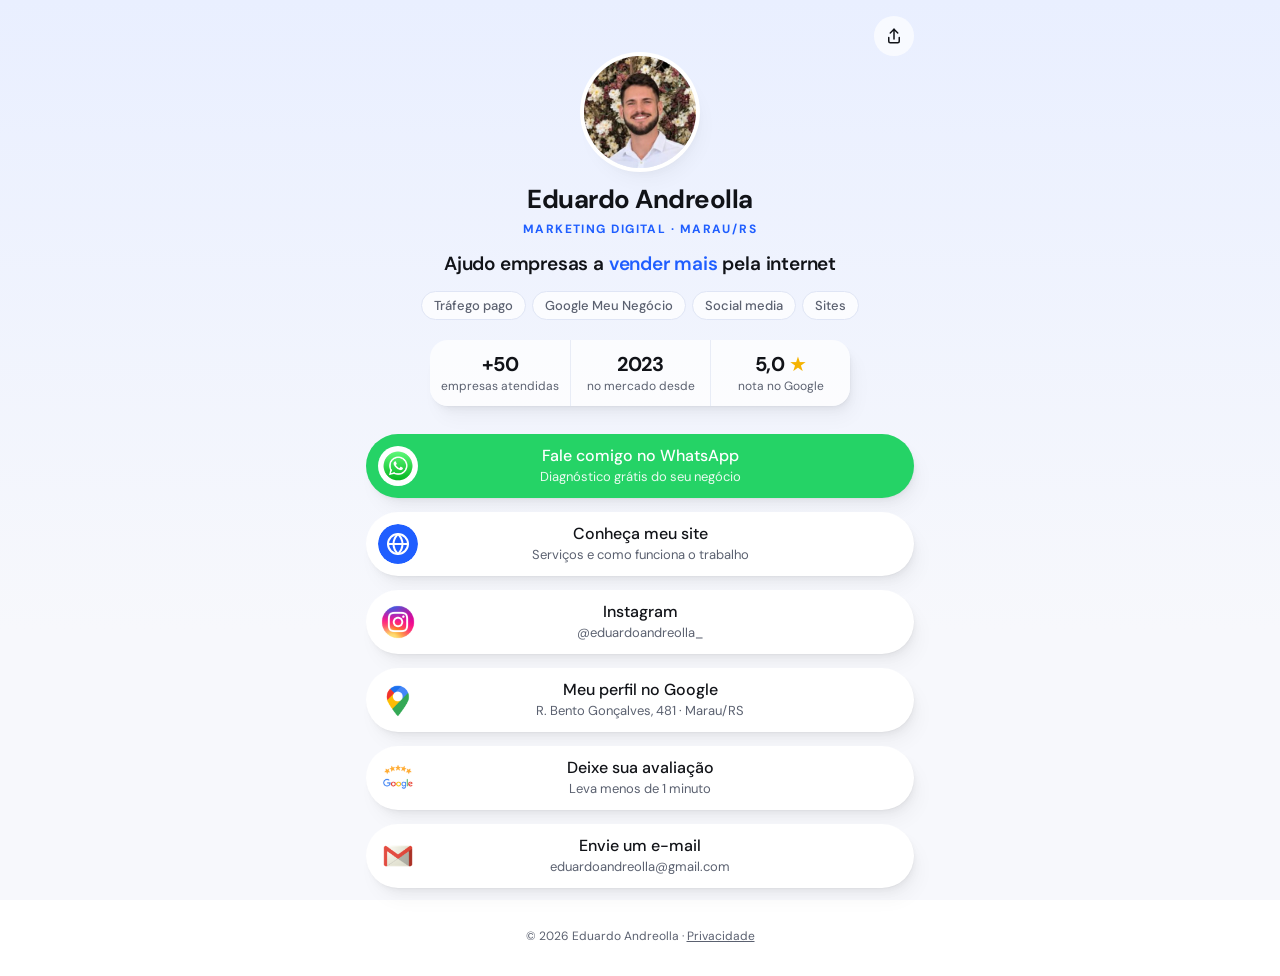
<file: links/index.html>
<!doctype html>
<html lang="pt-BR">
<head>
<meta charset="utf-8">
<meta name="viewport" content="width=device-width, initial-scale=1">
<title>Eduardo Andreolla | Links</title>
<meta name="description" content="Fale comigo no WhatsApp, conheça meus serviços de tráfego pago e marketing digital e me encontre no Instagram e no Google.">
<meta name="color-scheme" content="light">
<meta name="theme-color" content="#e9efff">
<link rel="canonical" href="https://eduardoandreolla.com.br/links/">
<meta property="og:title" content="Eduardo Andreolla | Marketing Digital">
<meta property="og:description" content="Ajudo empresas a vender mais pela internet. Fale comigo e receba um diagnóstico grátis.">
<meta property="og:type" content="website">
<meta property="og:url" content="https://eduardoandreolla.com.br/links/">
<meta property="og:image" content="https://eduardoandreolla.com.br/links/img/eduardo.jpg">
<link rel="icon" type="image/png" sizes="64x64" href="img/favicon-64.png">
<link rel="icon" type="image/png" sizes="192x192" href="img/favicon-192.png">
<link rel="apple-touch-icon" href="img/eduardo.jpg">
<link rel="preconnect" href="https://fonts.googleapis.com">
<link rel="preconnect" href="https://fonts.gstatic.com" crossorigin>
<link href="https://fonts.googleapis.com/css2?family=DM+Sans:opsz,wght@9..40,400;9..40,500;9..40,600;9..40,700&display=swap" rel="stylesheet">
<style>
  :root {
    --fundo-1: #e9efff;
    --fundo-2: #f7f8fc;
    --botao: #ffffff;
    --texto: #111318;
    --suave: #5b6170;
    --azul: #1f5eff;
    --sombra: rgba(17, 17, 17, 0.02) 0.2px 0.3px 0.4px 0px,
              rgba(17, 17, 17, 0.024) 0.5px 1.1px 1.4px -0.2px,
              rgba(17, 17, 17, 0.027) 1.4px 2.9px 4px -0.7px,
              rgba(17, 17, 17, 0.03) 3.2px 6.5px 9px -1.2px,
              rgba(17, 17, 17, 0.035) 6.8px 13.8px 19.1px -1.7px;
  }
  * { box-sizing: border-box; }
  html, body { margin: 0; }
  body {
    min-height: 100vh;
    background: linear-gradient(180deg, var(--fundo-1) 0%, var(--fundo-2) 70%) fixed;
    color: var(--texto);
    font-family: "DM Sans", system-ui, -apple-system, "Segoe UI", sans-serif;
    -webkit-font-smoothing: antialiased;
  }
  main {
    max-width: 580px;
    margin: 0 auto;
    padding: 56px 16px 32px;
    position: relative;
  }
  .compartilhar {
    position: absolute; top: 16px; right: 16px;
    width: 40px; height: 40px; border-radius: 50%;
    border: 0; background: rgba(255,255,255,.7); color: var(--texto);
    display: grid; place-items: center; cursor: pointer;
  }
  .compartilhar:hover { background: #fff; }
  .perfil { text-align: center; margin-bottom: 28px; }
  .foto {
    width: 112px; height: 112px; border-radius: 50%;
    object-fit: cover; display: block; margin: 0 auto 16px;
    box-shadow: 0 0 0 4px #fff, var(--sombra);
  }
  h1 { font-size: 26px; font-weight: 700; margin: 0; letter-spacing: -0.02em; line-height: 1.2; }
  .cargo {
    margin: 6px 0 0; color: var(--azul); font-size: 12px; font-weight: 700;
    letter-spacing: .12em; text-transform: uppercase;
  }
  .chamada {
    margin: 14px auto 0; max-width: 440px;
    font-size: 19px; font-weight: 600; line-height: 1.35; letter-spacing: -0.01em;
  }
  .chamada span { color: var(--azul); }
  .servicos {
    list-style: none; padding: 0; margin: 14px auto 0;
    display: flex; flex-wrap: wrap; justify-content: center; gap: 6px; max-width: 440px;
  }
  .servicos li {
    background: rgba(255,255,255,.75); border: 1px solid #dfe5f5; color: var(--suave);
    font-size: 13px; font-weight: 500; padding: 5px 12px; border-radius: 999px;
  }
  .numeros {
    display: grid; grid-template-columns: repeat(3, 1fr);
    margin: 20px auto 0; max-width: 420px;
    background: rgba(255,255,255,.75); border-radius: 18px; box-shadow: var(--sombra);
  }
  .numeros div { padding: 12px 6px; }
  .numeros div + div { border-left: 1px solid #e8ecf6; }
  .numeros strong { display: block; font-size: 20px; font-weight: 700; letter-spacing: -0.02em; line-height: 1.2; }
  .numeros strong em { font-style: normal; color: #f5b301; }
  .numeros span { display: block; font-size: 12px; color: var(--suave); margin-top: 2px; }
  .links { list-style: none; margin: 0; padding: 0; display: grid; gap: 14px; }
  .link {
    position: relative; display: flex; flex-direction: column; justify-content: center; align-items: center;
    min-height: 64px; padding: 10px 60px;
    background: var(--botao); color: var(--texto); text-decoration: none; text-align: center;
    border-radius: 32px; box-shadow: var(--sombra);
    font-size: 16px; font-weight: 500; line-height: 1.3;
    transition: transform .15s ease, box-shadow .15s ease;
  }
  .link:hover { transform: translateY(-2px) scale(1.01); }
  .link:active { transform: scale(.99); }
  .link:focus-visible { outline: 2px solid #1f5eff; outline-offset: 3px; }
  .link img {
    position: absolute; left: 12px; top: 50%; transform: translateY(-50%);
    width: 40px; height: 40px; border-radius: 50%; object-fit: contain;
  }
  .link small { display: block; font-size: 13px; font-weight: 400; color: var(--suave); margin-top: 2px; }
  .destaque { background: #25d366; color: #fff; }
  .destaque small { color: rgba(255,255,255,.9); }
  .destaque img { background: #fff; padding: 2px; }
  footer { text-align: center; color: var(--suave); font-size: 12px; margin-top: 40px; }
  footer a { color: inherit; }
  .aviso {
    position: fixed; left: 50%; bottom: 24px; transform: translateX(-50%);
    background: var(--texto); color: #fff; font-size: 14px; padding: 10px 16px; border-radius: 20px;
    opacity: 0; transition: opacity .2s; pointer-events: none;
  }
  .aviso.ver { opacity: 1; }
</style>
</head>
<body>
<main>
  <button class="compartilhar" type="button" aria-label="Compartilhar esta página" onclick="compartilhar()">
    <svg width="18" height="18" viewBox="0 0 24 24" fill="none" stroke="currentColor" stroke-width="2" stroke-linecap="round" stroke-linejoin="round" aria-hidden="true"><path d="M12 3v13"/><path d="m7 8 5-5 5 5"/><path d="M5 14v5a2 2 0 0 0 2 2h10a2 2 0 0 0 2-2v-5"/></svg>
  </button>

  <header class="perfil">
    <img class="foto" src="img/eduardo.jpg" alt="Foto de Eduardo Andreolla" width="112" height="112">
    <h1>Eduardo Andreolla</h1>
    <p class="cargo">Marketing digital · Marau/RS</p>
    <p class="chamada">Ajudo empresas a <span>vender mais</span> pela internet</p>
    <ul class="servicos" aria-label="Serviços">
      <li>Tráfego pago</li>
      <li>Google Meu Negócio</li>
      <li>Social media</li>
      <li>Sites</li>
    </ul>
    <div class="numeros">
      <div><strong>+50</strong><span>empresas atendidas</span></div>
      <div><strong>2023</strong><span>no mercado desde</span></div>
      <div><strong>5,0 <em>★</em></strong><span>nota no Google</span></div>
    </div>
  </header>

  <ul class="links">
    <li>
      <a class="link destaque" href="https://wa.me/5554999912682?text=Ol%C3%A1%2C%20Eduardo!%20Vim%20pelo%20seu%20Instagram%20e%20quero%20o%20diagn%C3%B3stico%20gr%C3%A1tis%20do%20meu%20neg%C3%B3cio." target="_blank" rel="noopener">
        <img src="img/whatsapp.png" alt="" width="40" height="40">
        Fale comigo no WhatsApp
        <small>Diagnóstico grátis do seu negócio</small>
      </a>
    </li>
    <li>
      <a class="link" href="https://eduardoandreolla.com.br/">
        <img src="img/site.svg" alt="" width="40" height="40">
        Conheça meu site
        <small>Serviços e como funciona o trabalho</small>
      </a>
    </li>
    <li>
      <a class="link" href="https://www.instagram.com/eduardoandreolla_/" target="_blank" rel="noopener">
        <img src="img/instagram.png" alt="" width="40" height="40">
        Instagram
        <small>@eduardoandreolla_</small>
      </a>
    </li>
    <li>
      <a class="link" href="https://maps.google.com/?cid=14375186782390809811" target="_blank" rel="noopener">
        <img src="img/maps.png" alt="" width="40" height="40">
        Meu perfil no Google
        <small>R. Bento Gonçalves, 481 · Marau/RS</small>
      </a>
    </li>
    <li>
      <a class="link" href="https://g.page/r/CdN0SzA37H7HEBM/review" target="_blank" rel="noopener">
        <img src="img/avaliacao.png" alt="" width="40" height="40">
        Deixe sua avaliação
        <small>Leva menos de 1 minuto</small>
      </a>
    </li>
    <li>
      <a class="link" href="mailto:eduardoandreolla@gmail.com?subject=Contato%20pelo%20Instagram">
        <img src="img/email.png" alt="" width="40" height="40">
        Envie um e-mail
        <small>eduardoandreolla@gmail.com</small>
      </a>
    </li>
  </ul>

  <footer>
    © <span id="ano">2026</span> Eduardo Andreolla · <a href="../privacidade.html">Privacidade</a>
  </footer>
</main>
<div class="aviso" id="aviso" role="status">Link copiado</div>
<script>
  document.getElementById('ano').textContent = new Date().getFullYear();
  async function compartilhar() {
    const url = 'https://eduardoandreolla.com.br/links/';
    try {
      if (navigator.share) { await navigator.share({ title: 'Eduardo Andreolla', url }); return; }
      await navigator.clipboard.writeText(url);
      const a = document.getElementById('aviso'); a.classList.add('ver');
      setTimeout(() => a.classList.remove('ver'), 1800);
    } catch (e) {}
  }
</script>
</body>
</html>
</file>
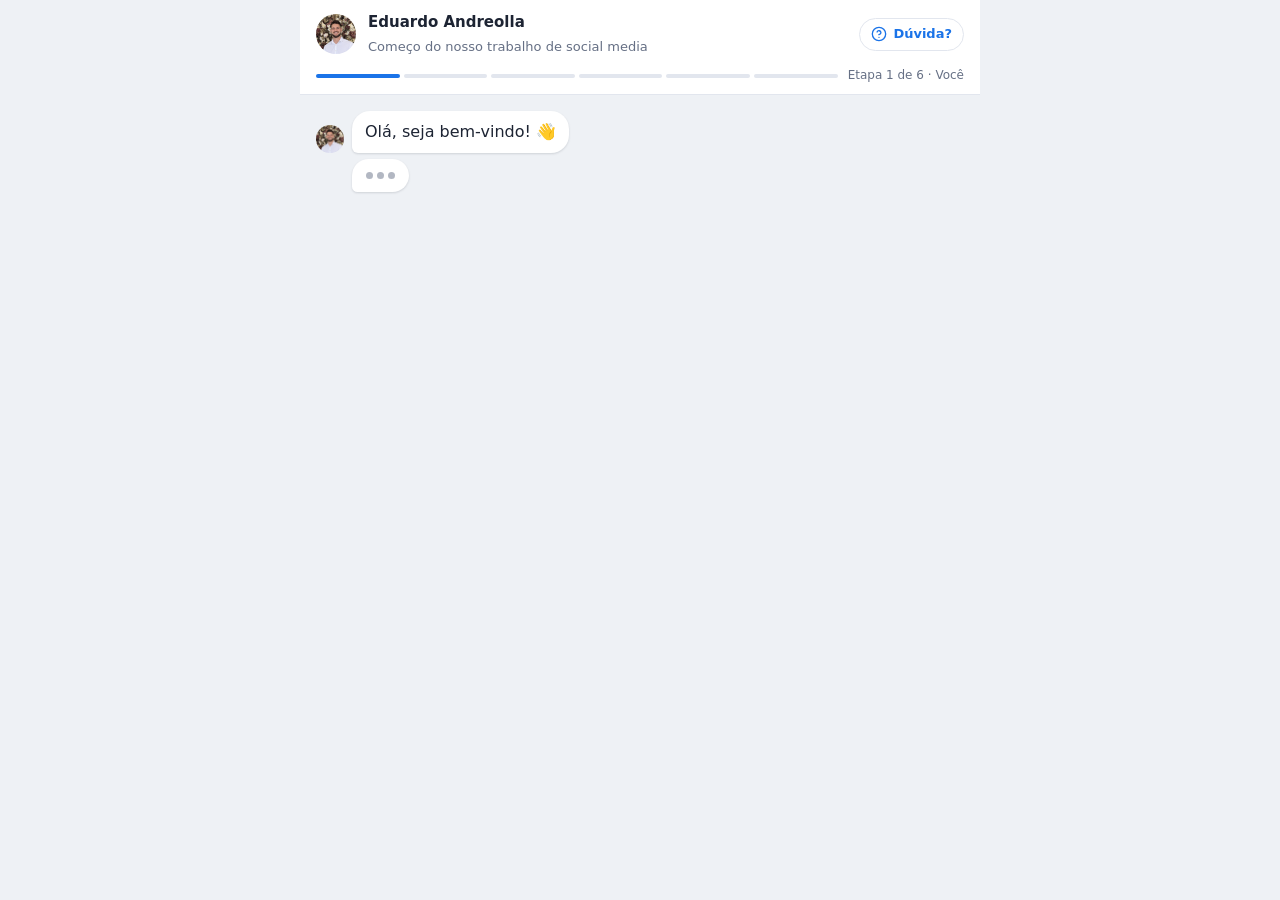
<file: onboarding-social-media/index.html>
<!doctype html>
<html lang="pt-BR">
<head>
<meta charset="utf-8">
<meta name="viewport" content="width=device-width,initial-scale=1,viewport-fit=cover">
<title>Social media | Eduardo Andreolla</title>
<meta name="description" content="Responda algumas perguntas para eu conhecer a sua marca e planejar os seus conteúdos.">
<meta name="robots" content="noindex">
<meta name="theme-color" content="#1a73e8">
<link rel="icon" href="../links/img/favicon-64.png">
<meta property="og:title" content="Vamos começar os seus conteúdos">
<meta property="og:description" content="Responda algumas perguntas para eu conhecer a sua marca e planejar os seus conteúdos.">
<meta property="og:image" content="https://eduardoandreolla.com.br/links/img/eduardo.jpg">
<meta property="og:url" content="https://eduardoandreolla.com.br/onboarding-social-media/">
<link rel="stylesheet" href="../formulario/motor.css">
</head>
<body>
<div class="app">
  <header>
    <div class="who">
      <div class="id"><div class="avatar" aria-hidden="true"></div><div><b>Eduardo Andreolla</b><small>Começo do nosso trabalho de social media</small></div></div>
      <a class="help" id="ajuda" target="_blank" rel="noopener"><svg viewBox="0 0 24 24" fill="none" stroke="currentColor" stroke-width="2" stroke-linecap="round" stroke-linejoin="round" aria-hidden="true"><circle cx="12" cy="12" r="10"/><path d="M9.1 9a3 3 0 0 1 5.8 1c0 2-3 3-3 3"/><path d="M12 17h.01"/></svg><span>Dúvida?</span></a>
    </div>
    <div class="progress" aria-hidden="true">
      <div class="bars"></div>
      <span class="stage" id="stage">Início</span>
    </div>
  </header>
  <main id="chat" aria-live="polite"></main>
  <footer id="composer"></footer>
</div>
<script src="../formulario/motor.js"></script>
<script>
const STAGES = ['Você', 'Empresa', 'Público', 'Marca', 'Conteúdo', 'Arquivos e contrato', 'Revisão'];

const passos = [
  { id: 'intro', stage: 0, nokey: true,
    say: () => ['Olá, seja bem-vindo! 👋', 'Este formulário é o começo do nosso trabalho de **social media**. Com ele eu conheço a sua empresa, o seu público e o jeito da sua marca, para os conteúdos saírem com a cara de vocês. Leva uns 12 minutos.', { hint: 'Responda do seu jeito, sem medo de errar. Se fechar a página, continua de onde parou, e no final você confere tudo antes de enviar.' }],
    input: { type: 'choice', options: ['Começar agora! 🚀'] } },

  ...P.contato(0, { email: true }),
  ...P.cnpj(0),
  P.nomeEmpresa(0),

  { id: 'm_empresa', stage: 1, msg: true, say: () => ['Agora me conta sobre a **empresa**! 💼'] },

  { id: 'segmento', stage: 1, label: 'O que a empresa faz',
    say: () => ['Em poucas palavras, **o que a empresa faz**?', { hint: 'Ex.: clínica de estética, loja de presentes, escritório de contabilidade.' }],
    input: { type: 'text', placeholder: 'O que vocês fazem' } },

  { id: 'cidade', stage: 1, label: 'Cidade', say: () => ['Em que **cidade** fica a empresa?'],
    input: { type: 'text', placeholder: 'Cidade/UF', chips: a => a._cnpj && a._cnpj.cidade ? [{ label: `${a._cnpj.cidade}/${a._cnpj.uf}`, value: `${a._cnpj.cidade}/${a._cnpj.uf}` }] : [] } },

  { id: 'instagram', stage: 1, label: 'Instagram',
    say: () => ['Qual é o **Instagram da empresa**?'],
    input: { type: 'instagram', placeholder: '@usuario', chips: () => [{ label: 'Ainda não tem', value: 'Ainda não tem' }] } },

  { id: 'outras_redes', stage: 1, label: 'Outras redes e canais',
    say: () => ['Quais **outros canais** a empresa usa?', { hint: 'Pode marcar mais de uma.' }],
    input: { type: 'multi', options: ['Facebook', 'TikTok', 'YouTube', 'LinkedIn', 'Site', 'Google Meu Negócio', 'WhatsApp Business'], none: 'Só o Instagram' } },

  { id: 'historia', stage: 1, label: 'Como o negócio nasceu',
    say: () => ['Me conta **como o negócio nasceu** e há quanto tempo vocês estão no mercado.', { hint: 'Histórias assim viram ótimos conteúdos.' }],
    input: { type: 'textarea', placeholder: 'A história da empresa...', min: 20 } },

  { id: 'equipe', stage: 1, label: 'Tamanho da equipe',
    say: () => ['Qual é o **tamanho da equipe**?'], input: { type: 'choice', options: ['Só eu', '2 a 5 pessoas', '6 a 15 pessoas', 'Mais de 15 pessoas'] } },

  { id: 'produtos', stage: 1, label: 'Principais produtos e serviços',
    say: () => ['Quais são os **principais produtos ou serviços**?', { hint: 'Um por linha. Marque com * os que você mais quer divulgar.' }],
    input: { type: 'textarea', placeholder: 'Um por linha', min: 3 } },

  { id: 'metas', stage: 1, label: 'Objetivo com as redes',
    say: () => ['O que você quer que as redes sociais **tragam** para a empresa?', { hint: 'Pode marcar mais de uma.' }],
    input: { type: 'multi', options: ['Mais clientes e vendas', 'Mais seguidores', 'Autoridade no assunto', 'Fortalecer a marca', 'Fidelizar quem já é cliente', 'Atrair funcionários'] } },

  { id: 'datas', stage: 1, label: 'Datas e épocas importantes',
    say: () => ['Tem **datas ou épocas importantes** para a empresa? Aniversário, temporada forte, datas do setor...'],
    input: { type: 'text', placeholder: 'Ex.: aniversário em março; Dia das Mães é forte', optional: 'Não tem' } },

  { id: 'm_publico', stage: 2, msg: true, say: () => ['Agora o seu **público**. 🎯'] },

  { id: 'cliente_ideal', stage: 2, label: 'Cliente ideal',
    say: () => ['Me descreve o seu **cliente típico**: idade, se é homem ou mulher, profissão, onde mora, o que gosta.'],
    input: { type: 'textarea', placeholder: 'Ex.: mulheres de 25 a 45 anos, mães, que trabalham fora...', min: 20 } },

  { id: 'dores', stage: 2, label: 'O que o cliente procura',
    say: () => ['Que **problema ou desejo** faz o cliente procurar você?'],
    input: { type: 'textarea', placeholder: 'O que ele sente ou quer', min: 10 } },

  { id: 'duvidas', stage: 2, label: 'Perguntas que mais chegam',
    say: () => ['Quais **perguntas** os clientes mais fazem no WhatsApp ou no balcão?', { hint: 'Cada pergunta pode virar um conteúdo.' }],
    input: { type: 'textarea', placeholder: 'As perguntas mais comuns' } },

  { id: 'nao_cliente', stage: 2, label: 'Quem não é o público',
    say: () => ['Tem algum público que você **não quer atrair**?'],
    input: { type: 'text', placeholder: 'Ex.: quem procura o mais barato', optional: 'Não' } },

  { id: 'concorrentes', stage: 2, label: 'Concorrentes',
    say: () => ['Quem são os seus **principais concorrentes**?', { hint: 'Se souber o Instagram deles, melhor ainda.' }],
    input: { type: 'textarea', placeholder: 'Nomes ou @', optional: 'Não sei' } },

  { id: 'diferencial', stage: 2, label: 'Diferencial',
    say: () => ['Por que o cliente deveria escolher **você**?'],
    input: { type: 'textarea', placeholder: 'O que vocês têm que os outros não têm', min: 10 } },

  { id: 'frase', stage: 2, label: 'A empresa em uma frase',
    say: () => ['Se tivesse que explicar a empresa **em uma frase** para quem nunca ouviu falar, qual seria?'],
    input: { type: 'text', placeholder: 'Uma frase' } },

  { id: 'm_marca', stage: 3, msg: true, say: () => ['Agora a **marca**. 🎨'] },

  { id: 'tom', stage: 3, label: 'Jeito de falar da marca',
    say: () => ['Como a marca deve **falar** nas redes?', { hint: 'Pode marcar mais de uma.' }],
    input: { type: 'multi', options: ['Acolhedora', 'Especialista e técnica', 'Leve e divertida', 'Sofisticada', 'Direta e objetiva', 'Simples, do dia a dia'] } },

  { id: 'evitar', stage: 3, label: 'Palavras e assuntos a evitar',
    say: () => ['Tem **palavras, assuntos ou estilos** que você não quer de jeito nenhum?'],
    input: { type: 'text', placeholder: 'Ex.: nada de gírias; não falar de preço', optional: 'Não tem' } },

  { id: 'identidade', stage: 3, label: 'Identidade visual',
    say: () => ['A marca tem **identidade visual** definida?'],
    input: { type: 'choice', options: ['Tenho logo, cores e fontes definidos', 'Tenho só o logotipo', 'Não tenho nada definido'] } },

  { id: 'cores', stage: 3, label: 'Cores da marca', when: a => a.identidade && a.identidade !== 'Não tenho nada definido',
    say: () => ['Quais são as **cores** da marca?', { hint: 'Se tiver o código das cores (ex.: #1A73E8), melhor.' }],
    input: { type: 'text', placeholder: 'Ex.: verde-escuro e dourado', optional: 'Vejo no logotipo' } },

  { id: 'referencias', stage: 3, label: 'Perfis de referência',
    say: () => ['Tem algum **perfil** (de qualquer área) que você admira e pensa "quero algo assim"?'],
    input: { type: 'textarea', placeholder: '@ ou links', optional: 'Não tenho' } },

  { id: 'regras_setor', stage: 3, label: 'Regras do setor',
    say: () => ['A sua área tem **regras de publicidade** de algum conselho?', { hint: 'Ex.: CFM (médicos), CRO (dentistas), CRN (nutricionistas), OAB (advogados).' }],
    input: { type: 'choice', options: ['Sim', 'Não', 'Não sei'] } },

  { id: 'regras_quais', stage: 3, label: 'Conselho e registro', when: a => a.regras_setor === 'Sim',
    say: () => ['Qual é o **conselho e o número do registro** (CRM, RQE, CRO...)?', { hint: 'Vai nos conteúdos, como as regras pedem.' }],
    input: { type: 'text', placeholder: 'Ex.: CRM-RS 12345, RQE 6789' } },

  { id: 'm_conteudo', stage: 4, msg: true, say: () => ['Agora sobre os **conteúdos e as gravações**. 🎬'] },

  { id: 'quem_aparece', stage: 4, label: 'Quem aparece nos conteúdos',
    say: () => ['Quem pode **aparecer** nos vídeos e fotos?', { hint: 'Pode marcar mais de uma.' }],
    input: { type: 'multi', options: ['Eu', 'A equipe', 'Clientes (com autorização)'], none: 'Ninguém, só produtos e ambiente' } },

  { id: 'camera', stage: 4, label: 'À vontade na câmera', when: a => (a.quem_aparece || []).includes('Eu'),
    say: () => ['Você fica **à vontade na frente da câmera**?'],
    input: { type: 'choice', options: ['Sim, gosto de gravar', 'Mais ou menos, com roteiro eu consigo', 'Tenho vergonha, mas quero tentar'] } },

  { id: 'temas', stage: 4, label: 'Assuntos para os conteúdos',
    say: () => ['Me dá umas **5 ideias de assuntos** que você gostaria de ver virando post ou vídeo.', { hint: 'Pode ser dúvida de cliente, bastidor, antes e depois, dica...' }],
    input: { type: 'textarea', placeholder: 'Uma ideia por linha', min: 10 } },

  { id: 'gravacao', stage: 4, label: 'Melhores dias e local para gravar',
    say: () => ['Quais são os **melhores dias e horários** para gravarmos, e **onde**?'],
    input: { type: 'text', placeholder: 'Ex.: terças de manhã, na loja' } },

  { id: 'material', stage: 4, label: 'Fotos, vídeos e depoimentos',
    say: () => ['Vocês já têm **fotos, vídeos ou depoimentos** de clientes que a gente possa usar?'],
    input: { type: 'choice', options: ['Sim, tenho', 'Posso conseguir', 'Não tenho'] } },

  { id: 'aprovacao', stage: 4, label: 'Aprovação dos conteúdos',
    say: () => ['Como você prefere **aprovar** os conteúdos?'],
    input: { type: 'choice', options: ['Aprovo o calendário do mês de uma vez', 'Quero ver cada post antes', 'Pode postar, confio'] } },

  { id: 'acesso_instagram', stage: 4, label: 'Acesso ao Instagram',
    say: () => ['Para eu postar, preciso de **acesso ao Instagram**. Como fica melhor?', { hint: 'Por segurança, não mande senha por aqui. O jeito certo é me adicionar pelo Meta Business Suite, e eu te ajudo.' }],
    input: { type: 'choice', options: ['Sei te adicionar pelo Meta Business Suite', 'Preciso de ajuda para fazer isso'] } },

  ...P.arquivos(5, { fotosTexto: 'E **fotos e vídeos** que já tenham: produtos, ambiente, equipe, bastidores, clientes. 📸 Eles ajudam nos primeiros posts.' }),
  ...P.contrato(5),
  P.revisao(6)
];

iniciar({
  tipo: 'social',
  documento: 'Onboarding Social Media',
  storage: 'onboarding-social-v1',
  stages: STAGES,
  steps: passos,
  privacidade: 'Suas respostas ficam só comigo e servem só para criar os conteúdos da sua marca e para o contrato.',
  fim: () => ['Recebi tudo. Agora eu estudo a sua marca e monto o **primeiro calendário de conteúdo**. Na sequência te chamo para combinarmos a primeira gravação e o acesso ao Instagram.']
});
</script>
</body>
</html>
</file>
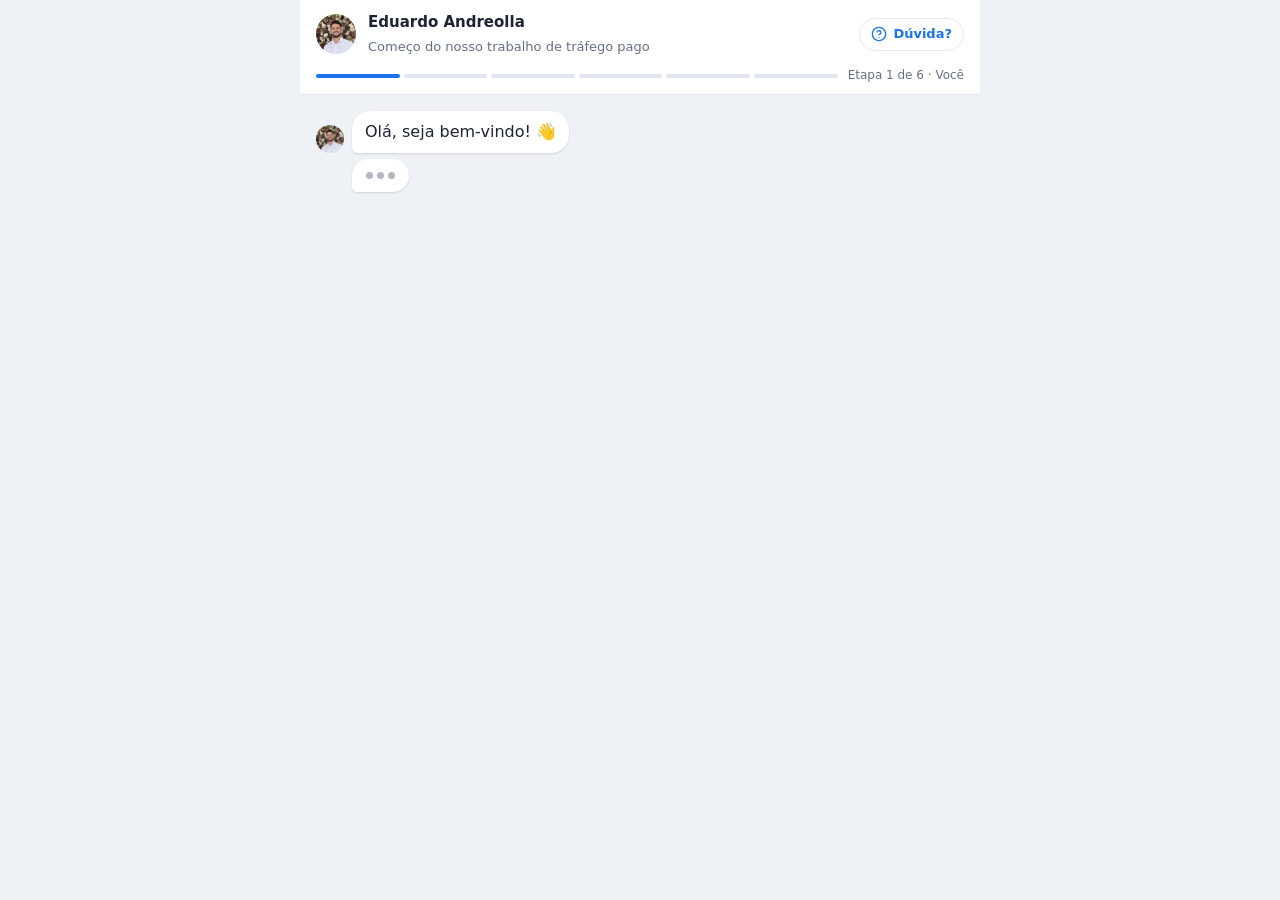
<file: onboarding-trafego/index.html>
<!doctype html>
<html lang="pt-BR">
<head>
<meta charset="utf-8">
<meta name="viewport" content="width=device-width,initial-scale=1,viewport-fit=cover">
<title>Tráfego pago | Eduardo Andreolla</title>
<meta name="description" content="Responda algumas perguntas para eu entender o seu negócio e planejar os seus anúncios.">
<meta name="robots" content="noindex">
<meta name="theme-color" content="#1a73e8">
<link rel="icon" href="../links/img/favicon-64.png">
<meta property="og:title" content="Vamos começar os seus anúncios">
<meta property="og:description" content="Responda algumas perguntas para eu entender o seu negócio e planejar os seus anúncios.">
<meta property="og:image" content="https://eduardoandreolla.com.br/links/img/eduardo.jpg">
<meta property="og:url" content="https://eduardoandreolla.com.br/onboarding-trafego/">
<link rel="stylesheet" href="../formulario/motor.css">
</head>
<body>
<div class="app">
  <header>
    <div class="who">
      <div class="id"><div class="avatar" aria-hidden="true"></div><div><b>Eduardo Andreolla</b><small>Começo do nosso trabalho de tráfego pago</small></div></div>
      <a class="help" id="ajuda" target="_blank" rel="noopener"><svg viewBox="0 0 24 24" fill="none" stroke="currentColor" stroke-width="2" stroke-linecap="round" stroke-linejoin="round" aria-hidden="true"><circle cx="12" cy="12" r="10"/><path d="M9.1 9a3 3 0 0 1 5.8 1c0 2-3 3-3 3"/><path d="M12 17h.01"/></svg><span>Dúvida?</span></a>
    </div>
    <div class="progress" aria-hidden="true">
      <div class="bars"></div>
      <span class="stage" id="stage">Início</span>
    </div>
  </header>
  <main id="chat" aria-live="polite"></main>
  <footer id="composer"></footer>
</div>
<script src="../formulario/motor.js"></script>
<script>
const STAGES = ['Você', 'Empresa', 'Anúncios', 'Público', 'Marca e acessos', 'Arquivos e contrato', 'Revisão'];
const NA_REUNIAO = 'Prefiro falar na reunião';
const jaAnunciou = a => a.ja_anuncia && a.ja_anuncia !== 'Nunca anunciei';

const passos = [
  { id: 'intro', stage: 0, nokey: true,
    say: () => ['Olá, seja bem-vindo! 👋', 'Este formulário é o começo do nosso trabalho de **tráfego pago**. Com ele eu entendo o seu negócio, o seu cliente e o que você espera dos anúncios, antes da nossa reunião. Leva uns 12 minutos.', { hint: 'Responda do seu jeito, sem medo de errar. Se fechar a página, continua de onde parou, e no final você confere tudo antes de enviar.' }],
    input: { type: 'choice', options: ['Começar agora! 🚀'] } },

  ...P.contato(0, { email: true }),
  ...P.cnpj(0),
  P.nomeEmpresa(0),

  { id: 'responsaveis', stage: 0, label: 'Outras pessoas no projeto',
    say: () => ['Além de você, mais alguém vai **acompanhar o projeto** (sócio, gerente, quem atende os clientes)?', { hint: 'Se sim, escreva o nome e a função. Eu coloco no nosso grupo do WhatsApp.' }],
    input: { type: 'text', placeholder: 'Ex.: Ana, gerente; Pedro, vendas', optional: 'Só eu' } },

  { id: 'm_empresa', stage: 1, msg: true, say: () => ['Agora me conta sobre a **empresa**! 💼'] },

  { id: 'segmento', stage: 1, label: 'O que a empresa faz',
    say: () => ['Em poucas palavras, **o que a empresa faz**?', { hint: 'Ex.: clínica de estética, loja de móveis planejados, oficina mecânica.' }],
    input: { type: 'text', placeholder: 'O que vocês fazem' } },

  { id: 'cidade', stage: 1, label: 'Cidade', say: () => ['Em que **cidade** fica a empresa?'],
    input: { type: 'text', placeholder: 'Cidade/UF', chips: a => a._cnpj && a._cnpj.cidade ? [{ label: `${a._cnpj.cidade}/${a._cnpj.uf}`, value: `${a._cnpj.cidade}/${a._cnpj.uf}` }] : [] } },

  { id: 'instagram', stage: 1, label: 'Instagram',
    say: () => ['Qual é o **Instagram da empresa**?'],
    input: { type: 'instagram', placeholder: '@usuario', chips: () => [{ label: 'Não tem Instagram', value: 'Não tem' }] } },

  { id: 'site', stage: 1, label: 'Site',
    say: () => ['A empresa tem **site**? Se tiver, digite o endereço.'],
    input: { type: 'site', placeholder: 'www.suaempresa.com.br', chips: () => [{ label: 'Não tem site', value: 'Não tem' }] } },

  { id: 'historia', stage: 1, label: 'Como o negócio nasceu',
    say: () => ['Me conta **como o negócio nasceu** e há quanto tempo vocês estão no mercado.'],
    input: { type: 'textarea', placeholder: 'A história da empresa...', min: 20 } },

  { id: 'equipe', stage: 1, label: 'Tamanho da equipe',
    say: () => ['Qual é o **tamanho da equipe**?'], input: { type: 'choice', options: ['Só eu', '2 a 5 pessoas', '6 a 15 pessoas', 'Mais de 15 pessoas'] } },

  { id: 'momento', stage: 1, label: 'Momento da empresa',
    say: () => ['Em que **momento** a empresa está hoje?'],
    input: { type: 'choice', options: ['Começando agora', 'Crescendo', 'Estável, quero crescer', 'Passando por uma fase difícil'] } },

  { id: 'meses_fortes', stage: 1, label: 'Melhores meses de venda',
    say: () => ['Quais são os **melhores meses de venda**? E os mais fracos?'],
    input: { type: 'text', placeholder: 'Ex.: dezembro e maio são fortes; fevereiro é fraco', optional: 'Não tem diferença' } },

  { id: 'ticket', stage: 1, label: 'Ticket médio',
    say: () => ['Quanto o cliente gasta, em média, **em cada compra** (ticket médio)?', { hint: 'Pode ser aproximado. É para calcular quanto vale a pena investir para trazer cada cliente.' }],
    input: { type: 'money', placeholder: 'R$ 0,00', optional: NA_REUNIAO } },

  { id: 'faturamento', stage: 1, label: 'Faturamento mensal',
    say: () => ['Mais ou menos quanto a empresa **fatura por mês**?', { hint: 'Fica só entre a gente. Se preferir, conversamos na reunião.' }],
    input: { type: 'choice', options: ['Até R$ 20 mil', 'R$ 20 a 50 mil', 'R$ 50 a 100 mil', 'R$ 100 a 300 mil', 'Mais de R$ 300 mil', NA_REUNIAO] } },

  { id: 'margem', stage: 1, label: 'Margem de lucro',
    say: () => ['E a **margem de lucro** média, mais ou menos?'],
    input: { type: 'choice', options: ['Até 20%', '20% a 40%', 'Mais de 40%', 'Não sei', NA_REUNIAO] } },

  { id: 'peso_redes', stage: 1, label: 'Peso das redes sociais no faturamento',
    say: () => ['Hoje, quanto das vendas **vem da internet** (Instagram, WhatsApp, Google)?'],
    input: { type: 'choice', options: ['Quase nada', 'Até 30%', '30% a 50%', 'Mais da metade', 'Não sei'] } },

  { id: 'm_anuncios', stage: 2, msg: true, say: () => ['Agora sobre os **anúncios**! 📣'] },

  { id: 'objetivo', stage: 2, label: 'Principal objetivo',
    say: () => ['Qual é o **principal objetivo** dos anúncios?'],
    input: { type: 'choice', options: ['Mais conversas no WhatsApp', 'Mais clientes na loja ou no consultório', 'Vendas no site', 'Pedidos de orçamento', 'Fortalecer a marca'] } },

  { id: 'foco', stage: 2, label: 'Produtos e serviços para anunciar',
    say: () => ['Quais **produtos ou serviços** você quer anunciar primeiro?', { hint: 'Os que dão mais lucro ou que você mais quer vender. Se tiver preço, coloque.' }],
    input: { type: 'textarea', placeholder: 'Um por linha', min: 3 } },

  { id: 'condicoes', stage: 2, label: 'Condições e promoções',
    say: () => ['Tem alguma **condição especial** para usar nos anúncios? Parcelamento, desconto, brinde, frete grátis...'],
    input: { type: 'text', placeholder: 'Ex.: 10x sem juros; avaliação grátis', optional: 'Nenhuma por enquanto' } },

  { id: 'regiao', stage: 2, label: 'Região dos anúncios',
    say: () => ['Os anúncios devem aparecer **onde**?', { hint: 'Só na sua cidade, num raio de quilômetros, em cidades vizinhas, no estado ou no Brasil todo.' }],
    input: { type: 'text', placeholder: 'Ex.: Marau e cidades a até 40 km' } },

  { id: 'ja_anuncia', stage: 2, label: 'Já anuncia na internet',
    say: () => ['Você **já anuncia** ou já anunciou na internet?'],
    input: { type: 'choice', options: ['Sim, com outra pessoa ou agência', 'Sim, eu mesmo impulsiono', 'Já anunciei, mas parei', 'Nunca anunciei'] } },

  { id: 'historico', stage: 2, label: 'Como foram os anúncios', when: jaAnunciou,
    say: () => ['Como foi? **Quanto investia**, o que deu certo e o que não deu?'],
    input: { type: 'textarea', placeholder: 'Conte como foi a experiência', min: 10 } },

  { id: 'verba', stage: 2, label: 'Investimento mensal em anúncios',
    say: () => ['Quanto você pensa em **investir por mês** nos anúncios (o valor que vai para o Meta ou o Google)?', { hint: 'É separado do valor do meu trabalho.' }],
    input: { type: 'choice', options: ['Até R$ 500', 'R$ 500 a R$ 1.000', 'R$ 1.000 a R$ 3.000', 'R$ 3.000 a R$ 10.000', 'Mais de R$ 10.000', 'Quero a sua indicação'] } },

  { id: 'pagamento_anuncios', stage: 2, label: 'Pagamento dos anúncios',
    say: () => ['Como os anúncios serão **pagos**?', { hint: 'O ideal é um cartão de crédito da empresa cadastrado direto na conta de anúncios.' }],
    input: { type: 'choice', options: ['Cartão de crédito da empresa', 'Pix ou boleto antecipado', 'Ainda não sei'] } },

  { id: 'whats_leads', stage: 2, label: 'WhatsApp que recebe os contatos',
    say: () => ['Qual **WhatsApp** vai receber os contatos dos anúncios?'],
    input: { type: 'phone', chips: a => a.whats ? [{ label: 'É o meu', value: a.whats }] : [] } },

  { id: 'atendimento', stage: 2, label: 'Quem atende os contatos',
    say: () => ['**Quem responde** esses contatos, e em quanto tempo mais ou menos?', { hint: 'Resposta rápida faz muita diferença no resultado dos anúncios.' }],
    input: { type: 'text', placeholder: 'Ex.: eu mesma, na hora; a recepção em até 1 hora' } },

  { id: 'producao', stage: 2, label: 'Quem produz o conteúdo',
    say: () => ['Quem **produz as fotos, vídeos e artes** hoje?', { hint: 'Pode marcar mais de uma.' }],
    input: { type: 'multi', options: ['Eu mesmo', 'Alguém da equipe', 'Designer', 'Editor de vídeo', 'Social media ou agência'], none: 'Ninguém ainda' } },

  { id: 'sucesso_1m', stage: 2, label: 'O que faria valer a pena (1º mês)',
    say: () => ['O que precisa acontecer no **primeiro mês** para você dizer "valeu a pena"?'],
    input: { type: 'textarea', placeholder: 'Ex.: 30 conversas no WhatsApp e 5 vendas' } },

  { id: 'sucesso_6m', stage: 2, label: 'Onde quer chegar em 6 meses',
    say: () => ['E daqui a **6 meses**, aonde você quer que a empresa chegue?'],
    input: { type: 'textarea', placeholder: 'Pode ser em vendas, clientes, faturamento...', optional: 'Vamos ver no caminho' } },

  { id: 'm_publico', stage: 3, msg: true, say: () => ['Agora a parte mais importante: o seu **cliente**. 🎯'] },

  { id: 'cliente_ideal', stage: 3, label: 'Cliente ideal',
    say: () => ['Me descreve o seu **melhor cliente**: idade, se é homem ou mulher, profissão, onde mora, renda mais ou menos.', { hint: 'Pense naquele cliente que você queria ter mais 100 iguais.' }],
    input: { type: 'textarea', placeholder: 'Ex.: mulheres de 30 a 50 anos, que trabalham fora, moram em Marau...', min: 20 } },

  { id: 'mau_cliente', stage: 3, label: 'Quem não é o cliente certo',
    say: () => ['E quem **não é** o cliente certo, ou costuma dar problema?', { hint: 'Ajuda a não gastar com o público errado.' }],
    input: { type: 'textarea', placeholder: 'Ex.: quem só quer o mais barato', optional: 'Não sei dizer' } },

  { id: 'dores', stage: 3, label: 'Problemas que levam o cliente a procurar',
    say: () => ['Que **problema ou desejo** faz o cliente procurar você?'],
    input: { type: 'textarea', placeholder: 'O que ele sente ou quer quando procura vocês', min: 10 } },

  { id: 'duvidas', stage: 3, label: 'Dúvidas e objeções',
    say: () => ['Quais **dúvidas ou desculpas** aparecem antes de fechar?', { hint: 'Ex.: "está caro", "vou pensar", "funciona mesmo?", "vocês entregam aqui?"' }],
    input: { type: 'textarea', placeholder: 'As que você mais escuta' } },

  { id: 'pesquisas', stage: 3, label: 'O que o cliente pesquisa no Google',
    say: () => ['O que você acha que o cliente **digita no Google** quando precisa de vocês?'],
    input: { type: 'text', placeholder: 'Ex.: oficina mecânica em Marau', optional: 'Não sei' } },

  { id: 'concorrentes', stage: 3, label: 'Concorrentes',
    say: () => ['Quem são os seus **principais concorrentes**?', { hint: 'Se souber o Instagram deles, melhor ainda.' }],
    input: { type: 'textarea', placeholder: 'Nomes ou @ dos concorrentes', optional: 'Não sei' } },

  { id: 'diferencial', stage: 3, label: 'Diferencial',
    say: () => ['Por que o cliente deveria escolher **você** e não o concorrente?'],
    input: { type: 'textarea', placeholder: 'O que vocês têm que os outros não têm', min: 10 } },

  { id: 'm_marca', stage: 4, msg: true, say: () => ['Quase lá! Agora sobre a **marca** e os **acessos**. 🎨'] },

  { id: 'tom', stage: 4, label: 'Jeito de falar da marca',
    say: () => ['Como a marca deve **falar** com o cliente?', { hint: 'Pode marcar mais de uma.' }],
    input: { type: 'multi', options: ['Acolhedora', 'Especialista e técnica', 'Leve e divertida', 'Sofisticada', 'Direta e objetiva', 'Simples, do dia a dia'] } },

  { id: 'quem_aparece', stage: 4, label: 'Quem aparece nos anúncios',
    say: () => ['Quem pode **aparecer** nos vídeos e fotos dos anúncios?', { hint: 'Pode marcar mais de uma.' }],
    input: { type: 'multi', options: ['Eu', 'A equipe', 'Clientes (com autorização)'], none: 'Ninguém, só produtos e ambiente' } },

  { id: 'regras_setor', stage: 4, label: 'Regras do setor',
    say: () => ['A sua área tem **regras de publicidade** de algum conselho?', { hint: 'Ex.: CFM (médicos), CRO (dentistas), CRN (nutricionistas), OAB (advogados).' }],
    input: { type: 'choice', options: ['Sim', 'Não', 'Não sei'] } },

  { id: 'regras_quais', stage: 4, label: 'Conselho e registro', when: a => a.regras_setor === 'Sim',
    say: () => ['Qual é o **conselho e o número do registro** (CRM, RQE, CRO...)?', { hint: 'Vai nos anúncios, como as regras pedem.' }],
    input: { type: 'text', placeholder: 'Ex.: CRM-RS 12345, RQE 6789' } },

  { id: 'referencias', stage: 4, label: 'Perfis de referência',
    say: () => ['Tem algum **perfil ou anúncio** que você admira e gostaria de ter algo parecido?'],
    input: { type: 'text', placeholder: '@ ou links', optional: 'Não tenho' } },

  { id: 'acessos', stage: 4, label: 'O que já existe',
    say: () => ['Destes, o que a empresa **já tem**?', { hint: 'Pode marcar mais de uma. Depois eu te mando um passo a passo para liberar o meu acesso, sem precisar de senha.' }],
    input: { type: 'multi', options: ['Página no Facebook', 'Instagram profissional', 'Gerenciador de Negócios (Meta)', 'Conta de anúncios no Meta', 'Conta no Google Ads', 'Google Analytics ou Tag Manager no site'], none: 'Nenhum ou não sei' } },

  ...P.arquivos(5, { fotosTexto: 'E **fotos e vídeos** que já tenham: produtos, serviços, ambiente, equipe, clientes satisfeitos. 📸 Eles viram material para os primeiros anúncios.' }),
  ...P.contrato(5),
  P.revisao(6)
];

iniciar({
  tipo: 'trafego',
  documento: 'Onboarding Tráfego Pago',
  storage: 'onboarding-trafego-v1',
  stages: STAGES,
  steps: passos,
  privacidade: 'Suas respostas ficam só comigo e servem só para planejar os seus anúncios e o contrato.',
  fim: () => ['Recebi tudo. Agora eu estudo o seu negócio e preparo a **estratégia dos anúncios**. Na sequência te chamo para a nossa reunião e para liberarmos os acessos.']
});
</script>
</body>
</html>
</file>
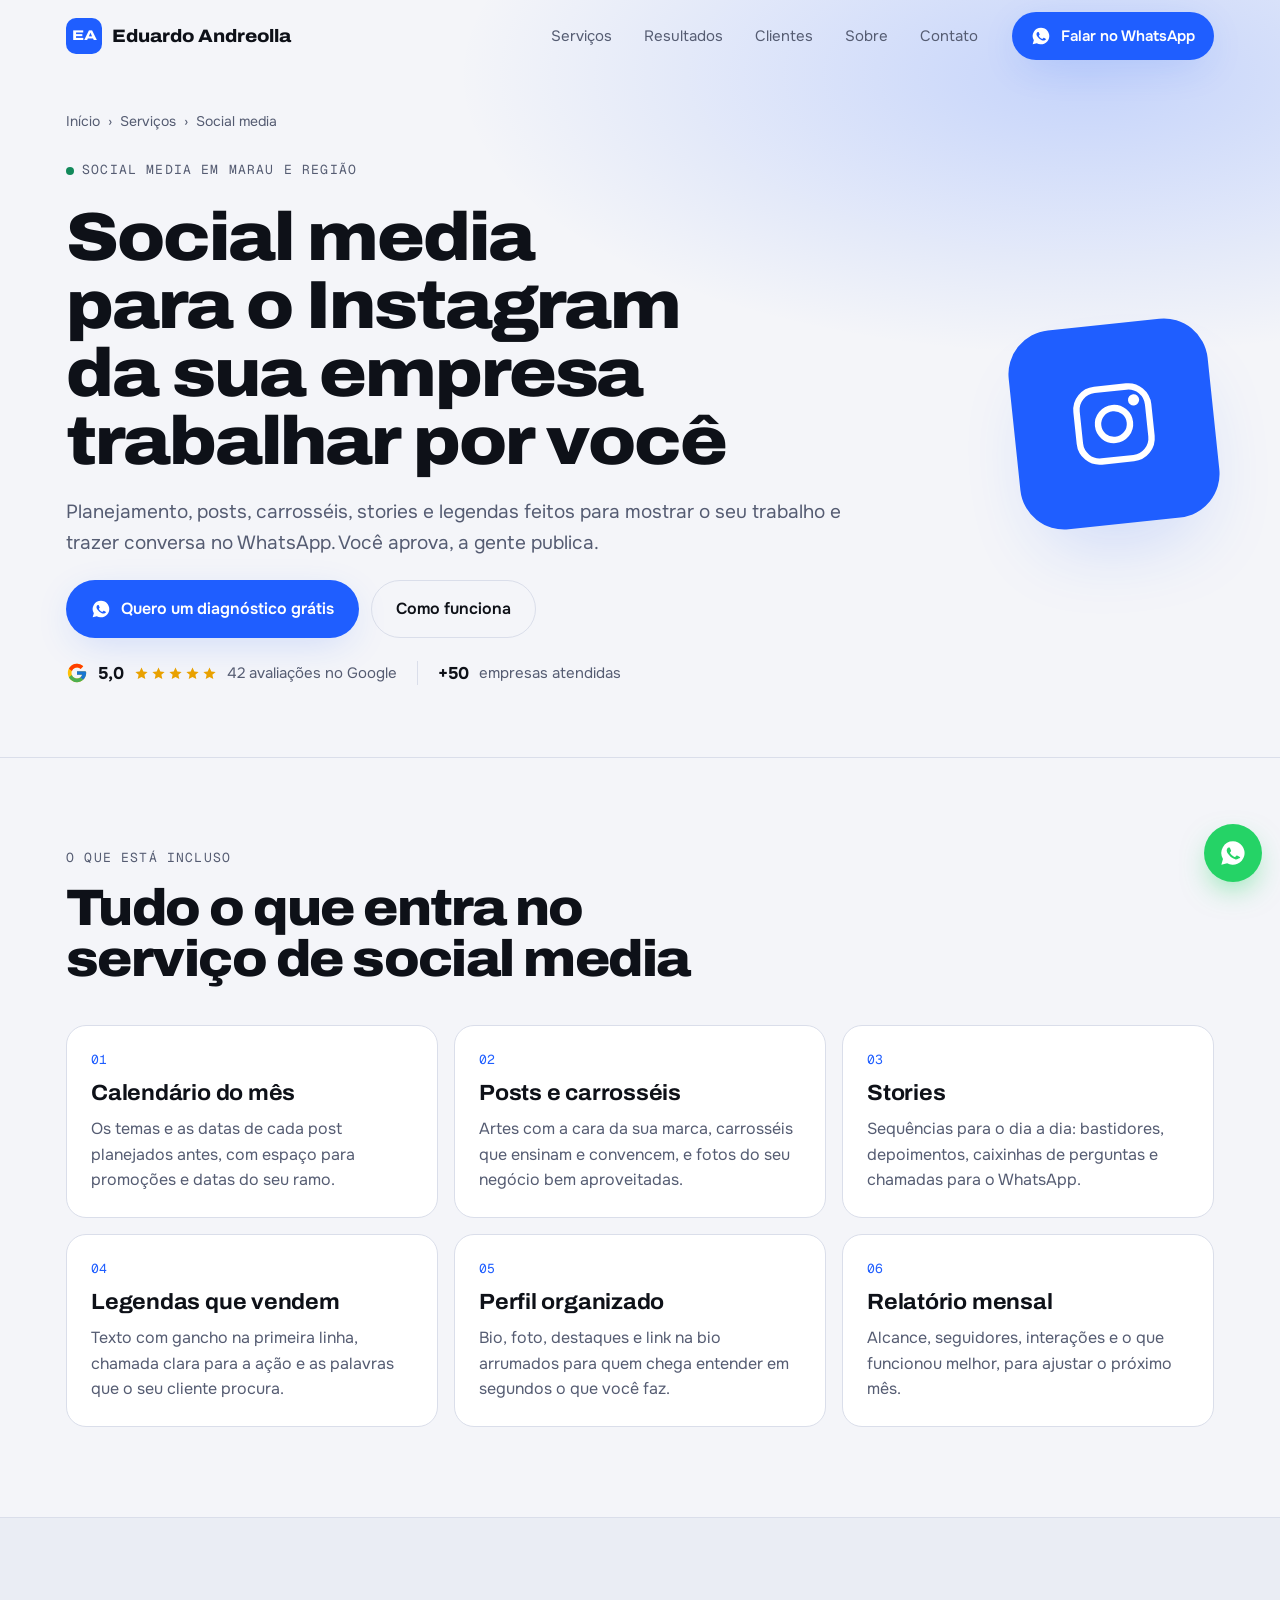
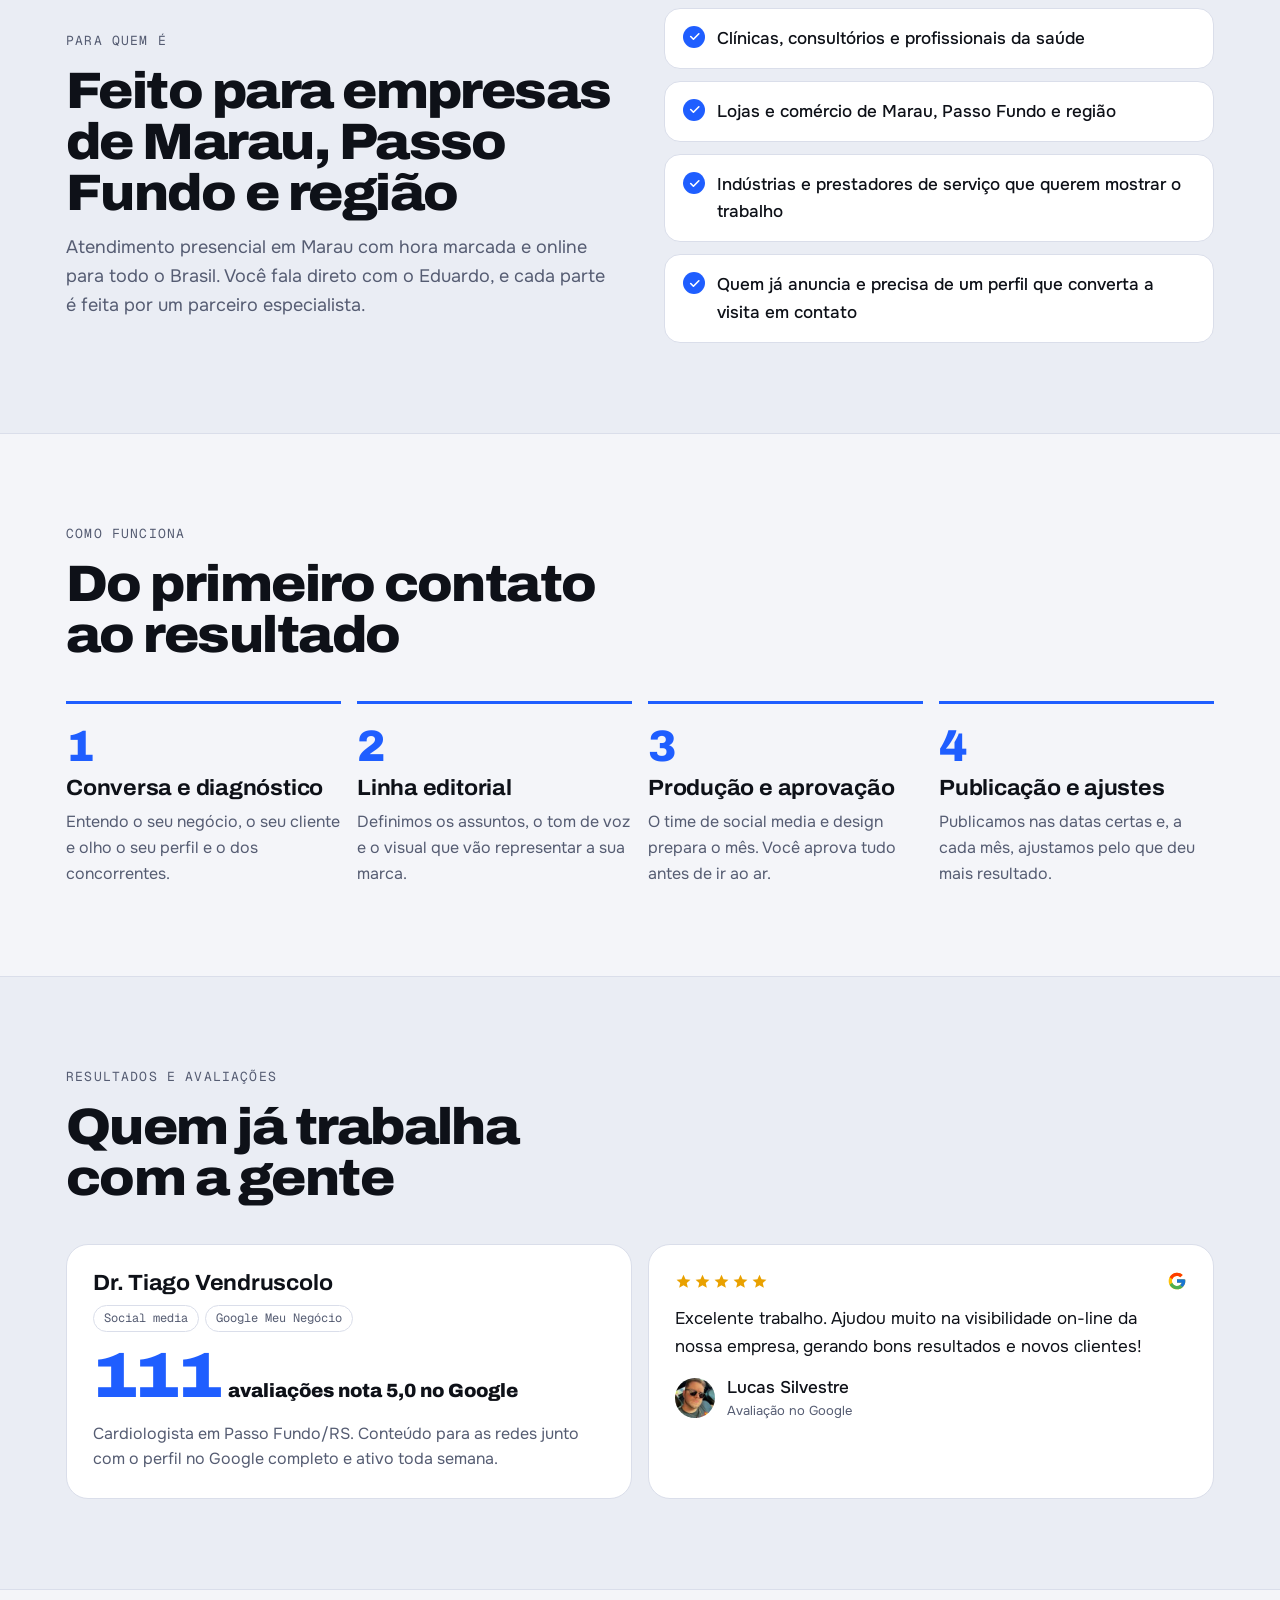
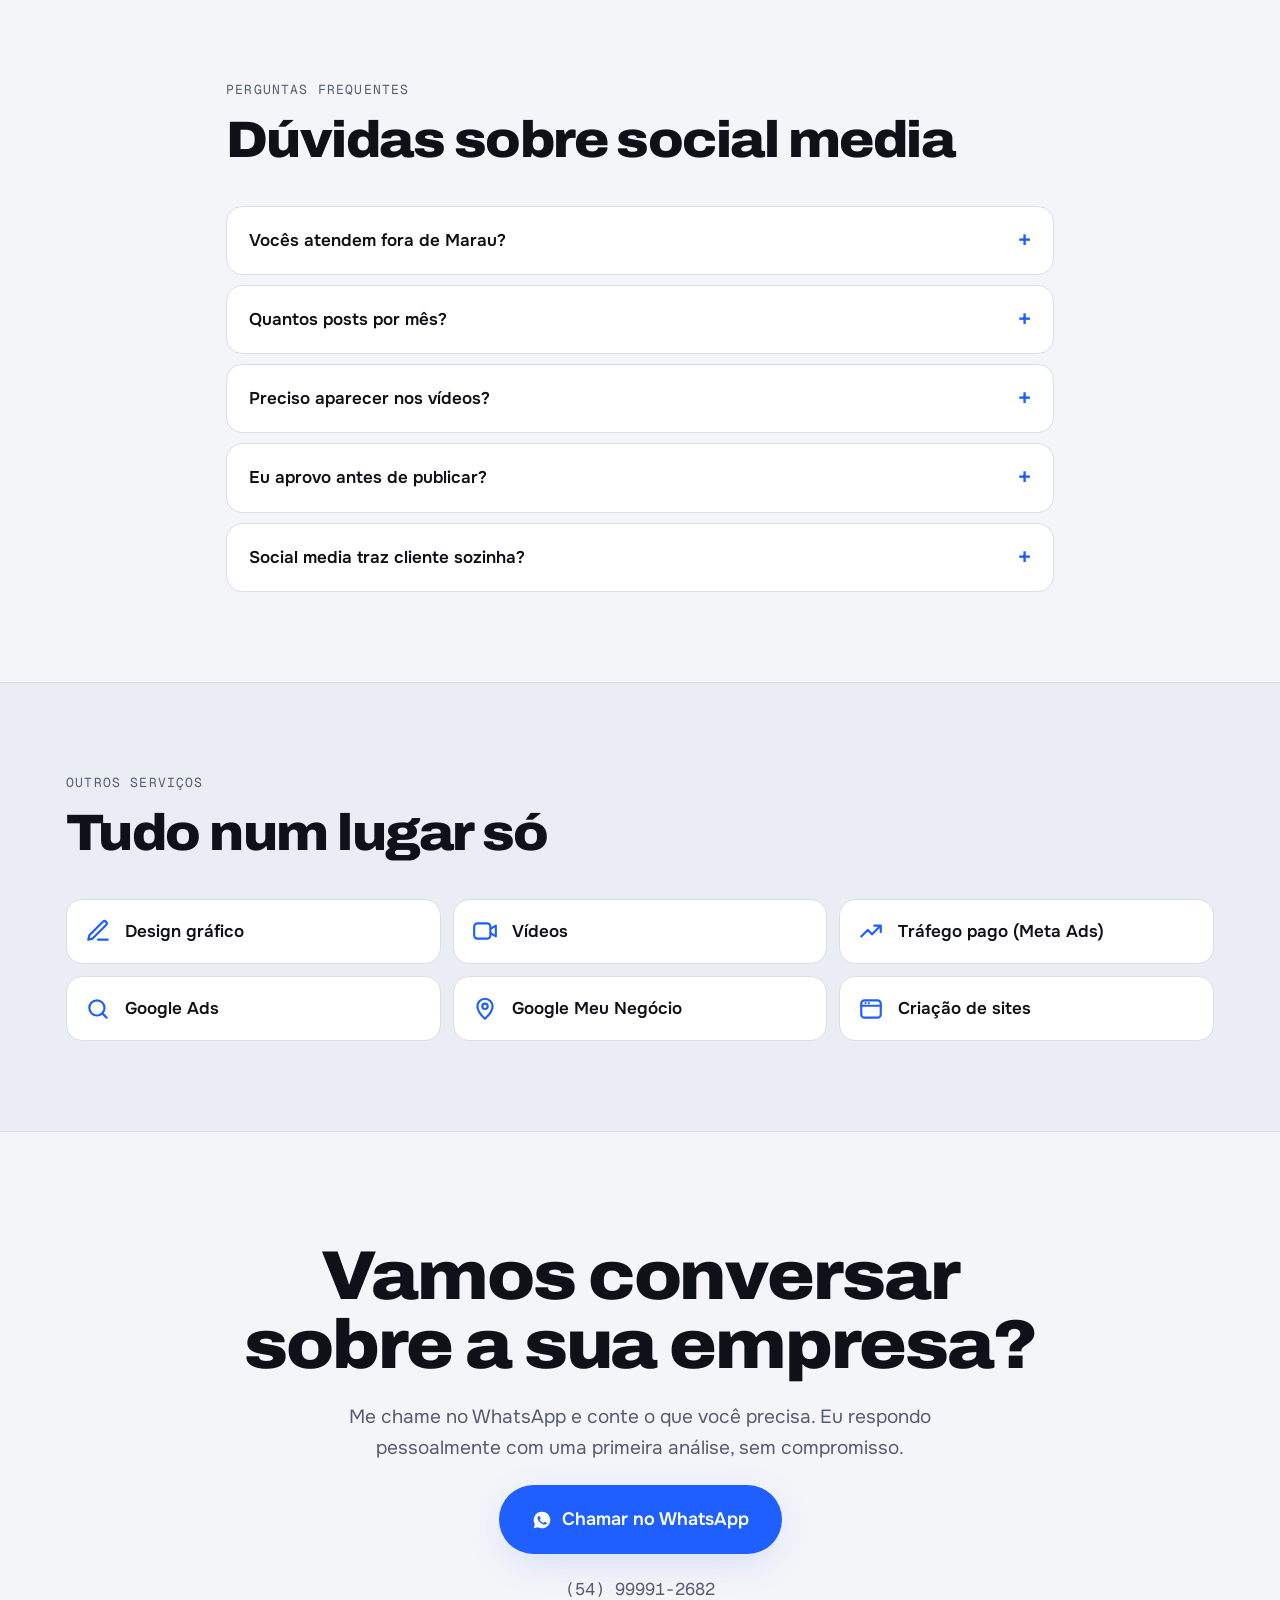
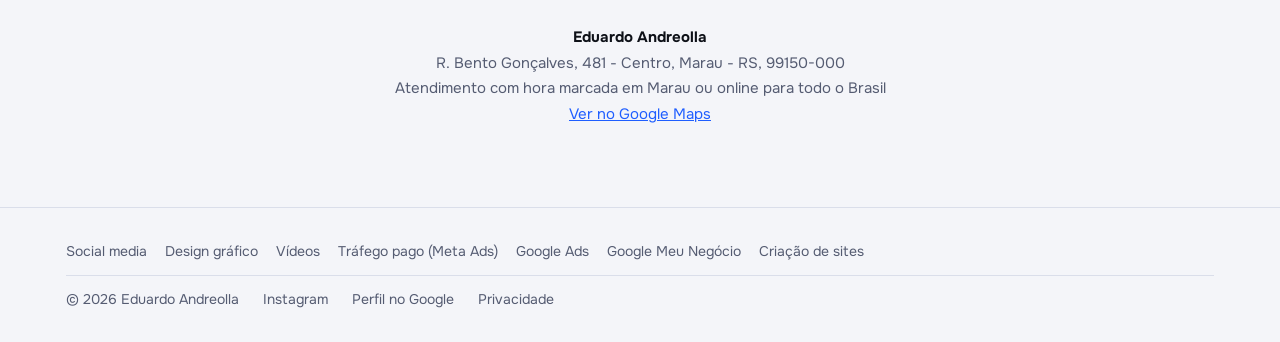
<file: social-media/index.html>
<!doctype html>
<html lang="pt-BR">
<head>
<meta charset="utf-8">
<meta name="viewport" content="width=device-width, initial-scale=1, viewport-fit=cover">
<title>Social Media e Gestão de Redes Sociais em Marau/RS | Eduardo Andreolla</title>
<meta name="description" content="Social media em Marau e região: planejamento, posts, carrosséis, stories e legendas para o Instagram e o Facebook da sua empresa. Fale direto com o Eduardo pelo WhatsApp.">
<link rel="canonical" href="https://eduardoandreolla.com.br/social-media/">
<meta property="og:title" content="Social Media e Gestão de Redes Sociais em Marau/RS | Eduardo Andreolla">
<meta property="og:description" content="Social media em Marau e região: planejamento, posts, carrosséis, stories e legendas para o Instagram e o Facebook da sua empresa. Fale direto com o Eduardo pelo WhatsApp.">
<meta property="og:type" content="website">
<meta property="og:url" content="https://eduardoandreolla.com.br/social-media/">
<meta property="og:image" content="https://eduardoandreolla.com.br/img/eduardo.webp">
<meta name="theme-color" content="#f4f5f9">
<link rel="icon" href="/links/img/favicon-64.png">
<link rel="preconnect" href="https://fonts.googleapis.com">
<link rel="preconnect" href="https://fonts.gstatic.com" crossorigin>
<link rel="stylesheet" href="https://fonts.googleapis.com/css2?family=Archivo:wdth,wght@62..125,400..900&family=Onest:wght@400;500;600&family=Geist+Mono:wght@400;500&display=swap">
<script type="application/ld+json">[{"@context":"https://schema.org","@type":"Service","name":"Social media para o Instagram da sua empresa trabalhar por você","serviceType":"Social media","description":"Social media em Marau e região: planejamento, posts, carrosséis, stories e legendas para o Instagram e o Facebook da sua empresa. Fale direto com o Eduardo pelo WhatsApp.","url":"https://eduardoandreolla.com.br/social-media/","provider":{"@id":"https://eduardoandreolla.com.br/#empresa"},"areaServed":[{"@type":"City","name":"Marau"},{"@type":"City","name":"Passo Fundo"},{"@type":"City","name":"Erechim"},{"@type":"City","name":"Carazinho"},{"@type":"City","name":"Casca"},{"@type":"City","name":"Guaporé"},{"@type":"City","name":"Nova Prata"},{"@type":"State","name":"Rio Grande do Sul"}]},{"@context":"https://schema.org","@type":"BreadcrumbList","itemListElement":[{"@type":"ListItem","position":1,"name":"Início","item":"https://eduardoandreolla.com.br/"},{"@type":"ListItem","position":2,"name":"Serviços","item":"https://eduardoandreolla.com.br/#servicos"},{"@type":"ListItem","position":3,"name":"Social media","item":"https://eduardoandreolla.com.br/social-media/"}]},{"@context":"https://schema.org","@type":"FAQPage","mainEntity":[{"@type":"Question","name":"Vocês atendem fora de Marau?","acceptedAnswer":{"@type":"Answer","text":"Sim. O atendimento presencial é em Marau, com hora marcada, e atendemos empresas de Passo Fundo, Erechim, Carazinho e região. O trabalho de social media também pode ser feito 100% online, para qualquer cidade do Brasil."}},{"@type":"Question","name":"Quantos posts por mês?","acceptedAnswer":{"@type":"Answer","text":"Depende do plano e do seu objetivo. Montamos a quantidade de posts, carrosséis e stories junto com você no diagnóstico, para caber no que faz sentido para o seu negócio."}},{"@type":"Question","name":"Preciso aparecer nos vídeos?","acceptedAnswer":{"@type":"Answer","text":"Não é obrigatório, mas ajuda muito. Quando o dono ou a equipe aparece, o público confia mais. Se você não quiser aparecer, usamos fotos do negócio, bastidores e artes."}},{"@type":"Question","name":"Eu aprovo antes de publicar?","acceptedAnswer":{"@type":"Answer","text":"Sim. Todo o conteúdo do mês passa pela sua aprovação antes de ir ao ar."}},{"@type":"Question","name":"Social media traz cliente sozinha?","acceptedAnswer":{"@type":"Answer","text":"Ela constrói confiança e mantém a sua empresa lembrada. Para trazer gente nova todo mês, o melhor é juntar com tráfego pago, que leva o conteúdo para quem ainda não te conhece."}}]}]</script>
<style>/* Páginas de serviço: mesmas cores e fontes da página inicial (claro por padrão, escuro se o visitante escolheu) */
:root{
  --bg:#f4f5f9; --bg2:#eaedf4; --surface:#ffffff; --fg:#0e1118; --muted:#555c72; --line:#dadeea;
  --accent:#1f5eff; --accent-2:#1f5eff; --ink:#ffffff; --glow:rgba(31,94,255,.22); --good:#12895a; --star:#e9a100;
  --display:"Archivo","Arial Black",system-ui,sans-serif; --body:"Onest","Segoe UI",system-ui,sans-serif; --mono:"Geist Mono",ui-monospace,Consolas,monospace;
  --gut:max(16px,env(safe-area-inset-left,0px)); --gutR:max(16px,env(safe-area-inset-right,0px));
  color-scheme:light;
}
:root[data-tema="escuro"]{
  --bg:#0a0c12; --bg2:#10131b; --surface:#151924; --fg:#f2f4fa; --muted:#a0a8bd; --line:#252b3b;
  --accent:#4d7dff; --accent-2:#8fb0ff; --ink:#ffffff; --glow:rgba(77,125,255,.38); --good:#3ecf8e; --star:#f5b301;
  color-scheme:dark;
}
*{box-sizing:border-box}
html{scroll-behavior:smooth}
body{margin:0;background:var(--bg);color:var(--fg);font-family:var(--body);font-size:17px;line-height:1.6;overflow-x:hidden;padding-top:env(safe-area-inset-top,0px)}
img{max-width:100%;display:block}
a{color:inherit}
:focus-visible{outline:2px solid var(--accent);outline-offset:3px;border-radius:6px}
.in{max-width:1180px;margin:0 auto;padding-left:var(--gut);padding-right:var(--gutR)}
.narrow{max-width:860px}
.eyebrow{font-family:var(--mono);font-size:13px;letter-spacing:.09em;text-transform:uppercase;color:var(--muted);display:flex;align-items:center;gap:8px}
.dot{display:inline-block;width:8px;height:8px;border-radius:50%;background:var(--good)}
.g{width:1em;height:1em;flex:none}
.starsv{display:inline-flex;gap:2px;color:var(--star)}
.starsv svg{width:1em;height:1em}
.btn{display:inline-flex;align-items:center;gap:10px;font-weight:600;font-size:16px;text-decoration:none;border-radius:999px;padding:15px 24px;border:1px solid transparent;transition:background .2s,border-color .2s,transform .2s}
.btn:hover{transform:translateY(-2px)}
.btn svg{width:20px;height:20px;flex:none}
.btn-main{background:var(--accent);color:var(--ink);box-shadow:0 10px 40px -10px var(--glow)}
.btn-ghost{border-color:var(--line);color:var(--fg)}
.btn-ghost:hover{border-color:var(--fg)}
.btn.big{font-size:18px;padding:19px 32px}

header.top{position:fixed;inset:0 0 auto;z-index:50;padding-top:env(safe-area-inset-top,0px);transition:transform .4s,background .3s,border-color .3s;border-bottom:1px solid transparent}
header.top.solid{background:color-mix(in srgb,var(--bg) 86%,transparent);backdrop-filter:blur(14px);border-color:var(--line)}
header.top.hide{transform:translateY(-100%)}
header.top .in{display:flex;align-items:center;gap:20px;height:72px}
.brand{display:flex;align-items:center;gap:10px;text-decoration:none;font-family:var(--display);font-weight:800;font-stretch:110%;font-size:18px}
.brand i{display:grid;place-items:center;width:36px;height:36px;border-radius:10px;background:var(--accent);color:var(--ink);font-style:normal;font-size:14px;font-stretch:125%}
nav.menu{display:flex;gap:4px;margin-left:auto}
nav.menu a{text-decoration:none;font-size:15px;color:var(--muted);padding:8px 14px;border-radius:999px}
nav.menu a:hover{color:var(--fg)}
header .btn{padding:11px 18px;font-size:15px}
@media (max-width:900px){nav.menu{display:none}.brand{margin-right:auto}header .btn span{display:none}header .btn{padding:11px}}

.hero{padding-block:calc(110px + env(safe-area-inset-top,0px)) 70px;border-bottom:1px solid var(--line);background:radial-gradient(900px 400px at 85% 10%,var(--glow),transparent 70%)}
.crumbs{display:flex;flex-wrap:wrap;gap:8px;font-size:14px;color:var(--muted);margin-bottom:28px}
.crumbs a{text-decoration:none}
.crumbs a:hover{color:var(--fg)}
.hero-grid{display:grid;grid-template-columns:minmax(0,1fr) auto;gap:40px;align-items:center}
.hero-text{display:grid;gap:22px;min-width:0}
h1{font-family:var(--display);font-weight:850;font-stretch:110%;font-size:clamp(36px,5.4vw,68px);line-height:1;letter-spacing:-.03em;margin:0;text-wrap:balance;max-width:20ch}
.lead{margin:0;font-size:19px;color:var(--muted);max-width:60ch}
.cta-row{display:flex;flex-wrap:wrap;gap:12px}
.proof{display:flex;flex-wrap:wrap;align-items:center;gap:8px 10px;font-size:15px;color:var(--muted)}
.proof b{color:var(--fg);font-size:17px}
.proof .g{width:22px;height:22px}
.proof .sep{width:1px;height:24px;background:var(--line);margin-inline:10px}
.hero-ico{width:200px;height:200px;border-radius:44px;display:grid;place-items:center;background:var(--accent);color:var(--ink);box-shadow:0 40px 80px -30px var(--glow);transform:rotate(-6deg)}
.hero-ico svg{width:96px;height:96px;stroke-width:1.6}
@media (max-width:820px){.hero-grid{grid-template-columns:minmax(0,1fr)}.hero-ico{display:none}}

.sec{padding-block:90px}
.sec.alt{background:var(--bg2);border-block:1px solid var(--line)}
.sec-head{display:grid;gap:14px;margin-bottom:40px;max-width:760px}
h2{font-family:var(--display);font-weight:850;font-stretch:108%;font-size:clamp(30px,4vw,52px);line-height:1;letter-spacing:-.03em;margin:0;text-wrap:balance}
.sec-head p{margin:0;color:var(--muted);font-size:18px}
h3{font-family:var(--display);font-stretch:105%;font-size:22px;line-height:1.15;letter-spacing:-.01em;margin:0}
.grid3{display:grid;grid-template-columns:repeat(3,minmax(0,1fr));gap:16px}
@media (max-width:900px){.grid3{grid-template-columns:repeat(2,minmax(0,1fr))}}
@media (max-width:600px){.grid3{grid-template-columns:minmax(0,1fr)}}
.item{background:var(--surface);border:1px solid var(--line);border-radius:20px;padding:24px;display:grid;gap:10px;align-content:start;transition:border-color .2s,transform .2s}
.item:hover{border-color:var(--accent);transform:translateY(-4px)}
.item .n{font-family:var(--mono);font-size:13px;color:var(--accent-2)}
.item p{margin:0;color:var(--muted);font-size:16px}
.split{display:grid;grid-template-columns:minmax(0,1fr) minmax(0,1fr);gap:48px;align-items:center}
.split .sec-head{margin:0}
@media (max-width:820px){.split{grid-template-columns:minmax(0,1fr);gap:28px}}
.checks{list-style:none;margin:0;padding:0;display:grid;gap:12px}
.checks li{display:flex;gap:12px;align-items:flex-start;background:var(--surface);border:1px solid var(--line);border-radius:16px;padding:16px 18px;font-weight:500}
.checks li::before{content:"";flex:none;width:22px;height:22px;margin-top:1px;border-radius:50%;background:var(--accent) url("data:image/svg+xml,%3Csvg xmlns='http://www.w3.org/2000/svg' viewBox='0 0 24 24' fill='none' stroke='%23ffffff' stroke-width='3' stroke-linecap='round' stroke-linejoin='round'%3E%3Cpath d='M5 12l5 5L20 7'/%3E%3C/svg%3E") center/13px no-repeat}
.steps{list-style:none;margin:0;padding:0;display:grid;grid-template-columns:repeat(4,minmax(0,1fr));gap:16px;counter-reset:p}
@media (max-width:900px){.steps{grid-template-columns:repeat(2,minmax(0,1fr))}}
@media (max-width:560px){.steps{grid-template-columns:minmax(0,1fr)}}
.steps li{counter-increment:p;position:relative;border-top:3px solid var(--accent);padding-top:20px;display:grid;gap:8px;align-content:start}
.steps li::before{content:counter(p);font-family:var(--display);font-weight:850;font-size:44px;line-height:1;color:var(--accent)}
.steps p{margin:0;color:var(--muted);font-size:16px}
.proof-grid{display:grid;grid-template-columns:repeat(2,minmax(0,1fr));gap:16px}
@media (max-width:820px){.proof-grid{grid-template-columns:minmax(0,1fr)}}
.case,.rv{background:var(--surface);border:1px solid var(--line);border-radius:22px;padding:26px;display:grid;gap:14px;align-content:start}
.case-top{display:grid;gap:8px}
.tags{display:flex;flex-wrap:wrap;gap:6px}
.tag{font-family:var(--mono);font-size:12px;color:var(--muted);border:1px solid var(--line);border-radius:999px;padding:3px 10px}
.case .big{font-family:var(--display);font-weight:850;font-stretch:118%;font-size:clamp(46px,5vw,68px);line-height:.95;letter-spacing:-.04em;color:var(--accent)}
.case .big small{font-size:.3em;font-stretch:100%;letter-spacing:0;color:var(--fg);margin-left:8px}
.case p,.rv p{margin:0;color:var(--muted);font-size:16px}
.rv .rt{display:flex;justify-content:space-between;align-items:center}
.rv .rt .g{width:20px;height:20px}
.rv p{color:var(--fg);font-size:17px}
.rv footer{display:flex;align-items:center;gap:12px;font-weight:500}
.rv footer small{display:block;font-weight:400;color:var(--muted);font-size:13px}
.av{width:40px;height:40px;border-radius:50%;flex:none;display:grid;place-items:center;font-weight:600;background:color-mix(in srgb,var(--accent) 18%,transparent);color:var(--accent-2);overflow:hidden}
.av img{width:100%;height:100%;object-fit:cover}
.faq{display:grid;gap:10px}
.faq details{background:var(--surface);border:1px solid var(--line);border-radius:16px;padding:0 22px;transition:border-color .2s}
.faq details[open]{border-color:var(--accent)}
.faq summary{cursor:pointer;list-style:none;padding:20px 0;font-weight:600;font-size:17px;display:flex;justify-content:space-between;gap:16px}
.faq summary::-webkit-details-marker{display:none}
.faq summary::after{content:"+";font-family:var(--mono);font-size:22px;line-height:1;color:var(--accent-2);transition:transform .2s}
.faq details[open] summary::after{transform:rotate(45deg)}
.faq details p{margin:0 0 20px;color:var(--muted)}
.others{display:grid;grid-template-columns:repeat(3,minmax(0,1fr));gap:12px}
@media (max-width:820px){.others{grid-template-columns:repeat(2,minmax(0,1fr))}}
@media (max-width:480px){.others{grid-template-columns:minmax(0,1fr)}}
.others a{display:flex;align-items:center;gap:14px;text-decoration:none;background:var(--surface);border:1px solid var(--line);border-radius:16px;padding:18px;font-weight:600;transition:border-color .2s,transform .2s}
.others a:hover{border-color:var(--accent);transform:translateY(-3px)}
.others svg{width:26px;height:26px;color:var(--accent-2);flex:none}
.final{padding-block:110px 80px;text-align:center}
.final .in{display:grid;gap:22px;justify-items:center}
.final h2{font-size:clamp(34px,5.4vw,72px);max-width:18ch}
.final p{margin:0;color:var(--muted);font-size:19px;max-width:52ch}
.phone{font-family:var(--mono);color:var(--muted);user-select:all}
.nap{font-style:normal;font-size:15px;color:var(--muted);line-height:1.7}
.nap strong{color:var(--fg)}
.nap a{color:var(--accent-2)}
footer.foot{border-top:1px solid var(--line);padding-block:32px calc(32px + env(safe-area-inset-bottom,0px))}
footer.foot .in{display:flex;flex-wrap:wrap;gap:12px 24px;align-items:center;font-size:14px;color:var(--muted)}
footer.foot a{text-decoration:none}
footer.foot a:hover{color:var(--fg)}
.fserv{display:flex;flex-wrap:wrap;gap:8px 18px;flex-basis:100%;order:-1;padding-bottom:12px;border-bottom:1px solid var(--line)}
.wa-float{position:fixed;right:calc(18px + env(safe-area-inset-right,0px));bottom:calc(18px + env(safe-area-inset-bottom,0px));z-index:40;width:58px;height:58px;border-radius:50%;display:grid;place-items:center;background:#25d366;color:#fff;box-shadow:0 12px 30px -8px rgba(37,211,102,.6)}
.wa-float svg{width:28px;height:28px}
@media (prefers-reduced-motion:reduce){*{transition:none!important;scroll-behavior:auto!important}}
</style>
<script>(function(){var r=document.documentElement,t='claro';try{var s=localStorage.getItem('ea-tema');if(s==='claro'||s==='escuro'){t=s;}}catch(e){}r.setAttribute('data-tema',t);})();</script>
</head>
<body>
<svg width="0" height="0" style="position:absolute" aria-hidden="true">
  <symbol id="gG" viewBox="0 0 48 48"><path fill="#FFC107" d="M43.6 20.5H42V20H24v8h11.3C33.7 32.7 29.2 36 24 36c-6.6 0-12-5.4-12-12s5.4-12 12-12c3.1 0 5.8 1.2 7.9 3.1l5.7-5.7C34 6.1 29.3 4 24 4 12.9 4 4 12.9 4 24s8.9 20 20 20 20-8.9 20-20c0-1.3-.1-2.4-.4-3.5z"/><path fill="#FF3D00" d="M6.3 14.7l6.6 4.8C14.7 15.1 19 12 24 12c3.1 0 5.8 1.2 7.9 3.1l5.7-5.7C34 6.1 29.3 4 24 4 16.3 4 9.7 8.3 6.3 14.7z"/><path fill="#4CAF50" d="M24 44c5.2 0 9.9-2 13.4-5.2l-6.2-5.2C29.2 35.1 26.7 36 24 36c-5.2 0-9.6-3.3-11.3-7.9l-6.5 5C9.5 39.6 16.2 44 24 44z"/><path fill="#1976D2" d="M43.6 20.5H42V20H24v8h11.3c-.8 2.2-2.2 4.2-4.1 5.6l6.2 5.2C37 39.2 44 34 44 24c0-1.3-.1-2.4-.4-3.5z"/></symbol>
  <symbol id="st" viewBox="0 0 24 24"><path fill="currentColor" d="m12 2.5 2.9 6.3 6.9.7-5.2 4.6 1.5 6.8L12 17.4l-6.1 3.5 1.5-6.8L2.2 9.5l6.9-.7Z"/></symbol>
  <symbol id="wa" viewBox="0 0 24 24"><path fill="currentColor" d="M12 2a10 10 0 0 0-8.6 15.1L2 22l5-1.3A10 10 0 1 0 12 2Zm5.3 14.1c-.2.6-1.3 1.2-1.8 1.3-.5.1-1 .1-1.7-.1a15 15 0 0 1-1.5-.6 11.9 11.9 0 0 1-4.6-4.1 5.2 5.2 0 0 1-1.1-2.8 3 3 0 0 1 1-2.2 1 1 0 0 1 .7-.3h.5c.2 0 .4 0 .6.5l.9 2.1c.1.2.1.3 0 .5l-.3.5-.4.5c-.1.1-.3.3-.1.6a8.6 8.6 0 0 0 1.6 2 7.8 7.8 0 0 0 2.3 1.4c.3.1.5.1.6-.1l.9-1c.2-.3.4-.2.6-.1l2 1c.3.1.5.2.5.3.1.1.1.7-.1 1.3Z"/></symbol>
</svg>
<header class="top" id="top"><div class="in">
  <a class="brand" href="/"><i>EA</i>Eduardo Andreolla</a>
  <nav class="menu" aria-label="Principal"><a href="/#servicos">Serviços</a><a href="/#resultados">Resultados</a><a href="/#clientes">Clientes</a><a href="/#sobre">Sobre</a><a href="#contato">Contato</a></nav>
  <a class="btn btn-main" href="https://wa.me/5554999912682?text=Ol%C3%A1%20Eduardo%2C%20vim%20pelo%20site%20e%20quero%20saber%20sobre%20social%20media" target="_blank" rel="noopener"><svg><use href="#wa"/></svg><span>Falar no WhatsApp</span></a>
</div></header>

<main>
<section class="hero"><div class="in">
  <nav class="crumbs" aria-label="Você está em"><a href="/">Início</a><span aria-hidden="true">›</span><a href="/#servicos">Serviços</a><span aria-hidden="true">›</span><span aria-current="page">Social media</span></nav>
  <div class="hero-grid">
    <div class="hero-text">
      <div class="eyebrow"><span class="dot"></span>Social media em Marau e região</div>
      <h1>Social media para o Instagram da sua empresa trabalhar por você</h1>
      <p class="lead">Planejamento, posts, carrosséis, stories e legendas feitos para mostrar o seu trabalho e trazer conversa no WhatsApp. Você aprova, a gente publica.</p>
      <div class="cta-row"><a class="btn btn-main" href="https://wa.me/5554999912682?text=Ol%C3%A1%20Eduardo%2C%20vim%20pelo%20site%20e%20quero%20saber%20sobre%20social%20media" target="_blank" rel="noopener"><svg><use href="#wa"/></svg>Quero um diagnóstico grátis</a><a class="btn btn-ghost" href="#como-funciona">Como funciona</a></div>
      <div class="proof"><svg class="g"><use href="#gG"/></svg><b>5,0</b><span class="starsv" aria-label="5 estrelas"><svg><use href="#st"/></svg><svg><use href="#st"/></svg><svg><use href="#st"/></svg><svg><use href="#st"/></svg><svg><use href="#st"/></svg></span><span>42 avaliações no Google</span><span class="sep" aria-hidden="true"></span><b>+50</b><span>empresas atendidas</span></div>
    </div>
    <div class="hero-ico" aria-hidden="true"><svg viewBox="0 0 24 24" fill="none" stroke="currentColor" stroke-width="2" stroke-linecap="round" stroke-linejoin="round" aria-hidden="true"><rect x="3" y="3" width="18" height="18" rx="5"/><circle cx="12" cy="12" r="4"/><circle cx="17.5" cy="6.5" r=".6" fill="currentColor"/></svg></div>
  </div>
</div></section>

<section class="sec"><div class="in">
  <div class="sec-head"><div class="eyebrow">O que está incluso</div><h2>Tudo o que entra no serviço de social media</h2></div>
  <div class="grid3"><div class="item"><span class="n">01</span><h3>Calendário do mês</h3><p>Os temas e as datas de cada post planejados antes, com espaço para promoções e datas do seu ramo.</p></div><div class="item"><span class="n">02</span><h3>Posts e carrosséis</h3><p>Artes com a cara da sua marca, carrosséis que ensinam e convencem, e fotos do seu negócio bem aproveitadas.</p></div><div class="item"><span class="n">03</span><h3>Stories</h3><p>Sequências para o dia a dia: bastidores, depoimentos, caixinhas de perguntas e chamadas para o WhatsApp.</p></div><div class="item"><span class="n">04</span><h3>Legendas que vendem</h3><p>Texto com gancho na primeira linha, chamada clara para a ação e as palavras que o seu cliente procura.</p></div><div class="item"><span class="n">05</span><h3>Perfil organizado</h3><p>Bio, foto, destaques e link na bio arrumados para quem chega entender em segundos o que você faz.</p></div><div class="item"><span class="n">06</span><h3>Relatório mensal</h3><p>Alcance, seguidores, interações e o que funcionou melhor, para ajustar o próximo mês.</p></div></div>
</div></section>

<section class="sec alt"><div class="in split">
  <div class="sec-head"><div class="eyebrow">Para quem é</div><h2>Feito para empresas de Marau, Passo Fundo e região</h2><p>Atendimento presencial em Marau com hora marcada e online para todo o Brasil. Você fala direto com o Eduardo, e cada parte é feita por um parceiro especialista.</p></div>
  <ul class="checks"><li>Clínicas, consultórios e profissionais da saúde</li><li>Lojas e comércio de Marau, Passo Fundo e região</li><li>Indústrias e prestadores de serviço que querem mostrar o trabalho</li><li>Quem já anuncia e precisa de um perfil que converta a visita em contato</li></ul>
</div></section>

<section class="sec" id="como-funciona"><div class="in">
  <div class="sec-head"><div class="eyebrow">Como funciona</div><h2>Do primeiro contato ao resultado</h2></div>
  <ol class="steps"><li><h3>Conversa e diagnóstico</h3><p>Entendo o seu negócio, o seu cliente e olho o seu perfil e o dos concorrentes.</p></li><li><h3>Linha editorial</h3><p>Definimos os assuntos, o tom de voz e o visual que vão representar a sua marca.</p></li><li><h3>Produção e aprovação</h3><p>O time de social media e design prepara o mês. Você aprova tudo antes de ir ao ar.</p></li><li><h3>Publicação e ajustes</h3><p>Publicamos nas datas certas e, a cada mês, ajustamos pelo que deu mais resultado.</p></li></ol>
</div></section>

<section class="sec alt"><div class="in">
  <div class="sec-head"><div class="eyebrow">Resultados e avaliações</div><h2>Quem já trabalha com a gente</h2></div>
  <div class="proof-grid"><article class="case"><div class="case-top"><h3>Dr. Tiago Vendruscolo</h3><div class="tags"><span class="tag">Social media</span><span class="tag">Google Meu Negócio</span></div></div>
      <div class="big">111<small>avaliações nota 5,0 no Google</small></div><p>Cardiologista em Passo Fundo/RS. Conteúdo para as redes junto com o perfil no Google completo e ativo toda semana.</p></article><article class="rv"><div class="rt"><span class="starsv" aria-label="5 estrelas"><svg><use href="#st"/></svg><svg><use href="#st"/></svg><svg><use href="#st"/></svg><svg><use href="#st"/></svg><svg><use href="#st"/></svg></span><svg class="g" aria-hidden="true"><use href="#gG"/></svg></div><p>Excelente trabalho. Ajudou muito na visibilidade on-line da nossa empresa, gerando bons resultados e novos clientes!</p><footer><span class="av"><img src="/img/av/lucas.webp" alt="" width="40" height="40" loading="lazy"></span><span>Lucas Silvestre<small>Avaliação no Google</small></span></footer></article></div>
</div></section>

<section class="sec"><div class="in narrow">
  <div class="sec-head"><div class="eyebrow">Perguntas frequentes</div><h2>Dúvidas sobre social media</h2></div>
  <div class="faq"><details><summary>Vocês atendem fora de Marau?</summary><p>Sim. O atendimento presencial é em Marau, com hora marcada, e atendemos empresas de Passo Fundo, Erechim, Carazinho e região. O trabalho de social media também pode ser feito 100% online, para qualquer cidade do Brasil.</p></details><details><summary>Quantos posts por mês?</summary><p>Depende do plano e do seu objetivo. Montamos a quantidade de posts, carrosséis e stories junto com você no diagnóstico, para caber no que faz sentido para o seu negócio.</p></details><details><summary>Preciso aparecer nos vídeos?</summary><p>Não é obrigatório, mas ajuda muito. Quando o dono ou a equipe aparece, o público confia mais. Se você não quiser aparecer, usamos fotos do negócio, bastidores e artes.</p></details><details><summary>Eu aprovo antes de publicar?</summary><p>Sim. Todo o conteúdo do mês passa pela sua aprovação antes de ir ao ar.</p></details><details><summary>Social media traz cliente sozinha?</summary><p>Ela constrói confiança e mantém a sua empresa lembrada. Para trazer gente nova todo mês, o melhor é juntar com tráfego pago, que leva o conteúdo para quem ainda não te conhece.</p></details></div>
</div></section>

<section class="sec alt"><div class="in">
  <div class="sec-head"><div class="eyebrow">Outros serviços</div><h2>Tudo num lugar só</h2></div>
  <div class="others"><a href="/design-grafico/"><svg viewBox="0 0 24 24" fill="none" stroke="currentColor" stroke-width="2" stroke-linecap="round" stroke-linejoin="round" aria-hidden="true"><path d="M12 20h9"/><path d="M16.5 3.5a2.1 2.1 0 0 1 3 3L7 19l-4 1 1-4Z"/></svg><span>Design gráfico</span></a><a href="/edicao-de-video/"><svg viewBox="0 0 24 24" fill="none" stroke="currentColor" stroke-width="2" stroke-linecap="round" stroke-linejoin="round" aria-hidden="true"><rect x="2" y="5" width="15" height="14" rx="3"/><path d="m17 10 5-3v10l-5-3"/></svg><span>Vídeos</span></a><a href="/trafego-pago/"><svg viewBox="0 0 24 24" fill="none" stroke="currentColor" stroke-width="2" stroke-linecap="round" stroke-linejoin="round" aria-hidden="true"><path d="M3 17l6-6 4 4 8-8M15 7h6v6"/></svg><span>Tráfego pago (Meta Ads)</span></a><a href="/google-ads/"><svg viewBox="0 0 24 24" fill="none" stroke="currentColor" stroke-width="2" stroke-linecap="round" stroke-linejoin="round" aria-hidden="true"><circle cx="11" cy="11" r="7"/><path d="m20 20-3.5-3.5"/></svg><span>Google Ads</span></a><a href="/google-meu-negocio/"><svg viewBox="0 0 24 24" fill="none" stroke="currentColor" stroke-width="2" stroke-linecap="round" stroke-linejoin="round" aria-hidden="true"><path d="M12 21s-7-6.2-7-11.5a7 7 0 0 1 14 0C19 14.8 12 21 12 21Z"/><circle cx="12" cy="9.5" r="2.5"/></svg><span>Google Meu Negócio</span></a><a href="/criacao-de-sites/"><svg viewBox="0 0 24 24" fill="none" stroke="currentColor" stroke-width="2" stroke-linecap="round" stroke-linejoin="round" aria-hidden="true"><rect x="3" y="4" width="18" height="16" rx="3"/><path d="M3 9h18M7 6.5h.01M10 6.5h.01"/></svg><span>Criação de sites</span></a></div>
</div></section>

<section class="final" id="contato"><div class="in">
  <h2>Vamos conversar sobre a sua empresa?</h2>
  <p>Me chame no WhatsApp e conte o que você precisa. Eu respondo pessoalmente com uma primeira análise, sem compromisso.</p>
  <a class="btn btn-main big" href="https://wa.me/5554999912682?text=Ol%C3%A1%20Eduardo%2C%20vim%20pelo%20site%20e%20quero%20saber%20sobre%20social%20media" target="_blank" rel="noopener"><svg><use href="#wa"/></svg>Chamar no WhatsApp</a>
  <span class="phone">(54) 99991-2682</span>
  <address class="nap"><strong>Eduardo Andreolla</strong><br>R. Bento Gonçalves, 481 - Centro, Marau - RS, 99150-000<br>Atendimento com hora marcada em Marau ou online para todo o Brasil<br><a href="https://maps.google.com/maps?cid=14375186782390809811" target="_blank" rel="noopener">Ver no Google Maps</a></address>
</div></section>
</main>

<footer class="foot"><div class="in">
  <span>© 2026 Eduardo Andreolla</span>
  <nav class="fserv" aria-label="Serviços"><a href="/social-media/">Social media</a><a href="/design-grafico/">Design gráfico</a><a href="/edicao-de-video/">Vídeos</a><a href="/trafego-pago/">Tráfego pago (Meta Ads)</a><a href="/google-ads/">Google Ads</a><a href="/google-meu-negocio/">Google Meu Negócio</a><a href="/criacao-de-sites/">Criação de sites</a></nav>
  <a href="https://www.instagram.com/eduardoandreolla_/" target="_blank" rel="noopener">Instagram</a>
  <a href="https://maps.google.com/maps?cid=14375186782390809811" target="_blank" rel="noopener">Perfil no Google</a>
  <a href="/privacidade.html">Privacidade</a>
</div></footer>
<a class="wa-float" href="https://wa.me/5554999912682?text=Ol%C3%A1%20Eduardo%2C%20vim%20pelo%20site%20e%20quero%20saber%20sobre%20social%20media" target="_blank" rel="noopener" aria-label="Chamar no WhatsApp"><svg><use href="#wa"/></svg></a>
<script>(function(){var t=document.getElementById('top'),y0=0;addEventListener('scroll',function(){var y=scrollY;t.classList.toggle('solid',y>20);t.classList.toggle('hide',y>y0&&y>400);y0=y;},{passive:true});})();</script>
</body>
</html>
</file>
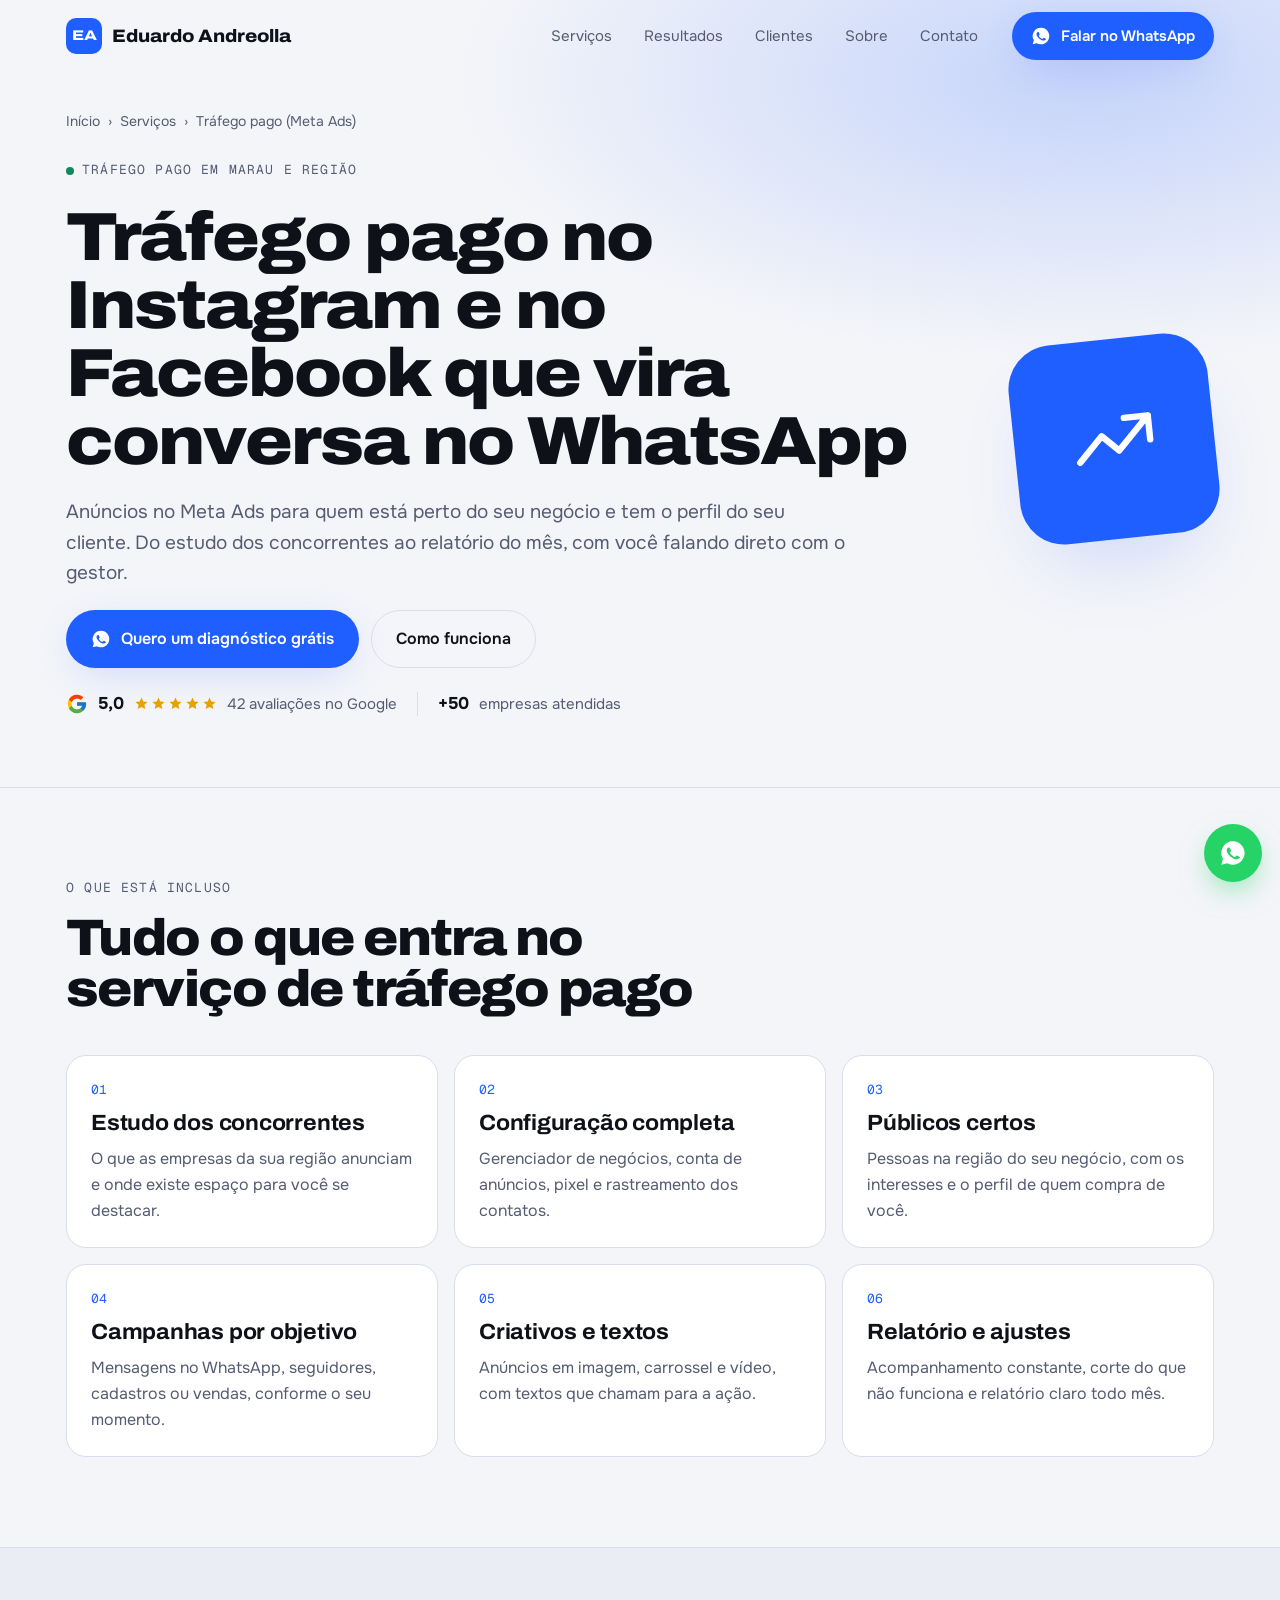
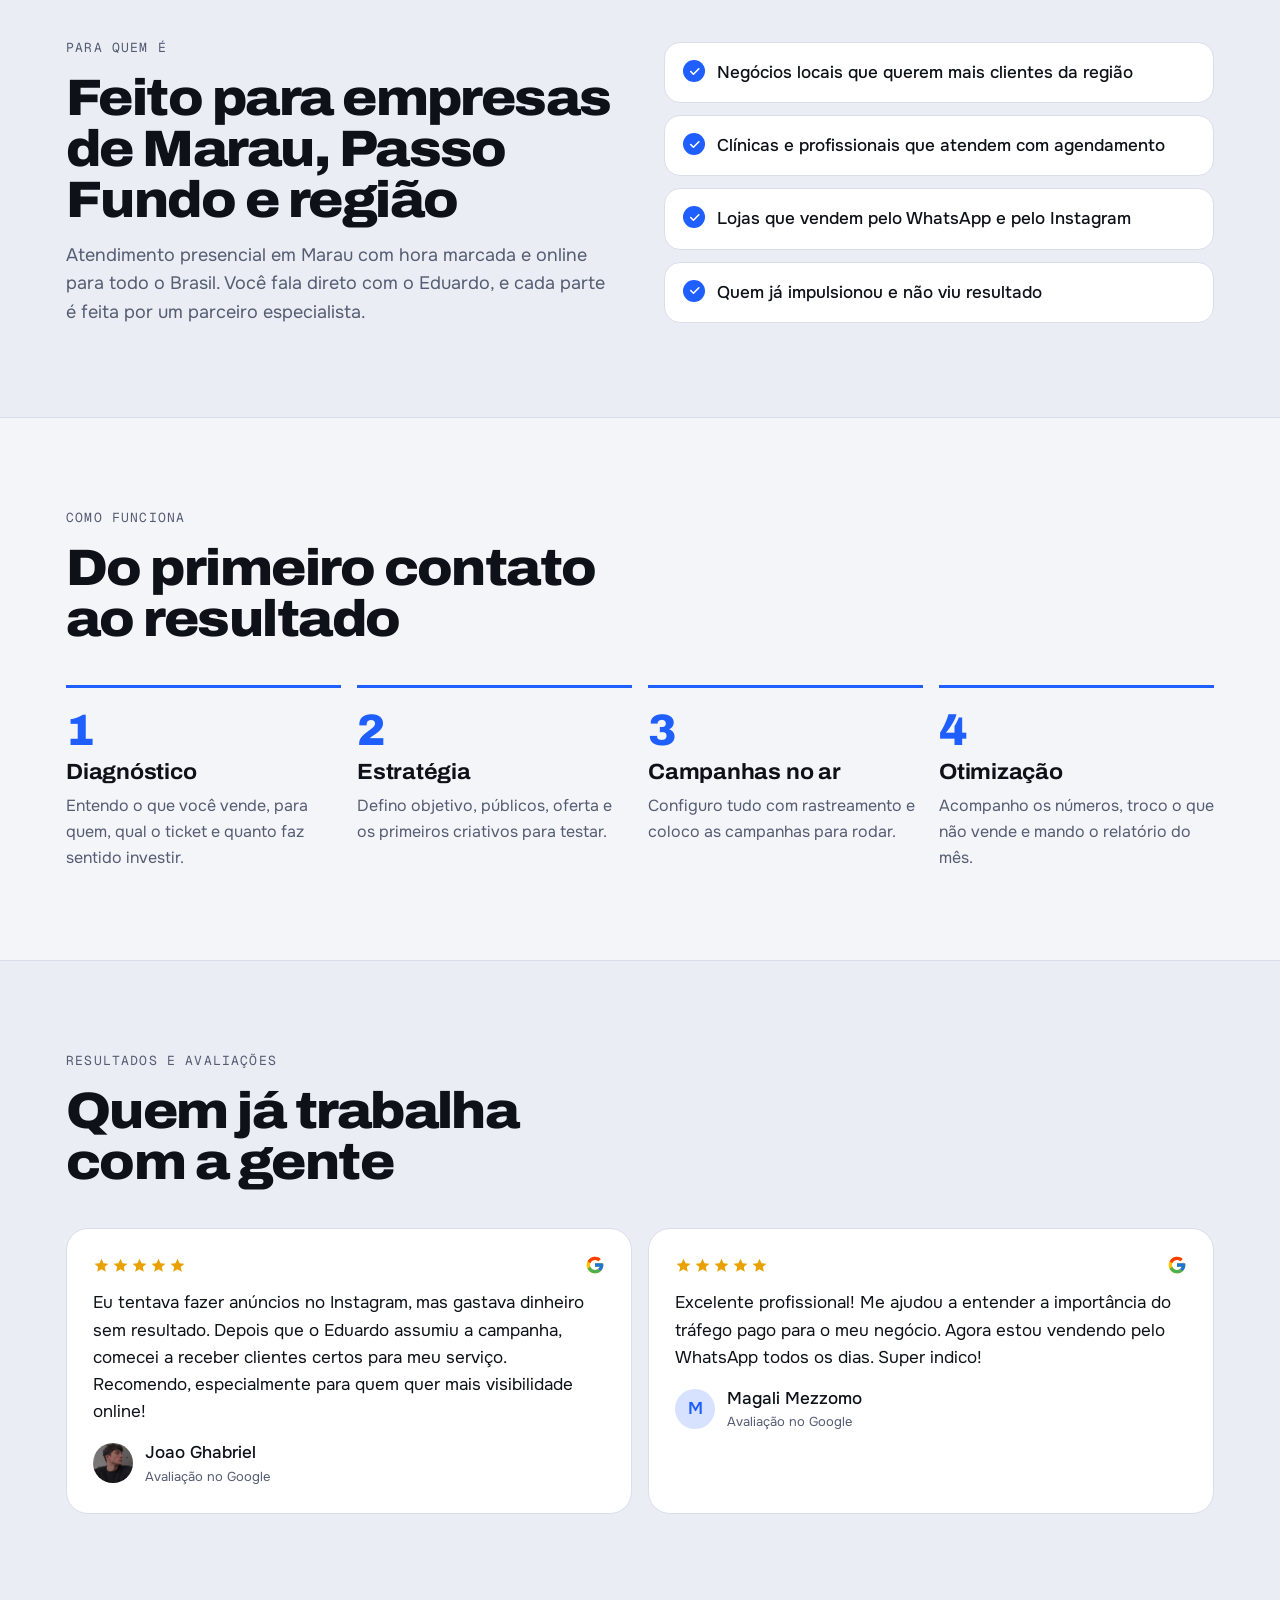
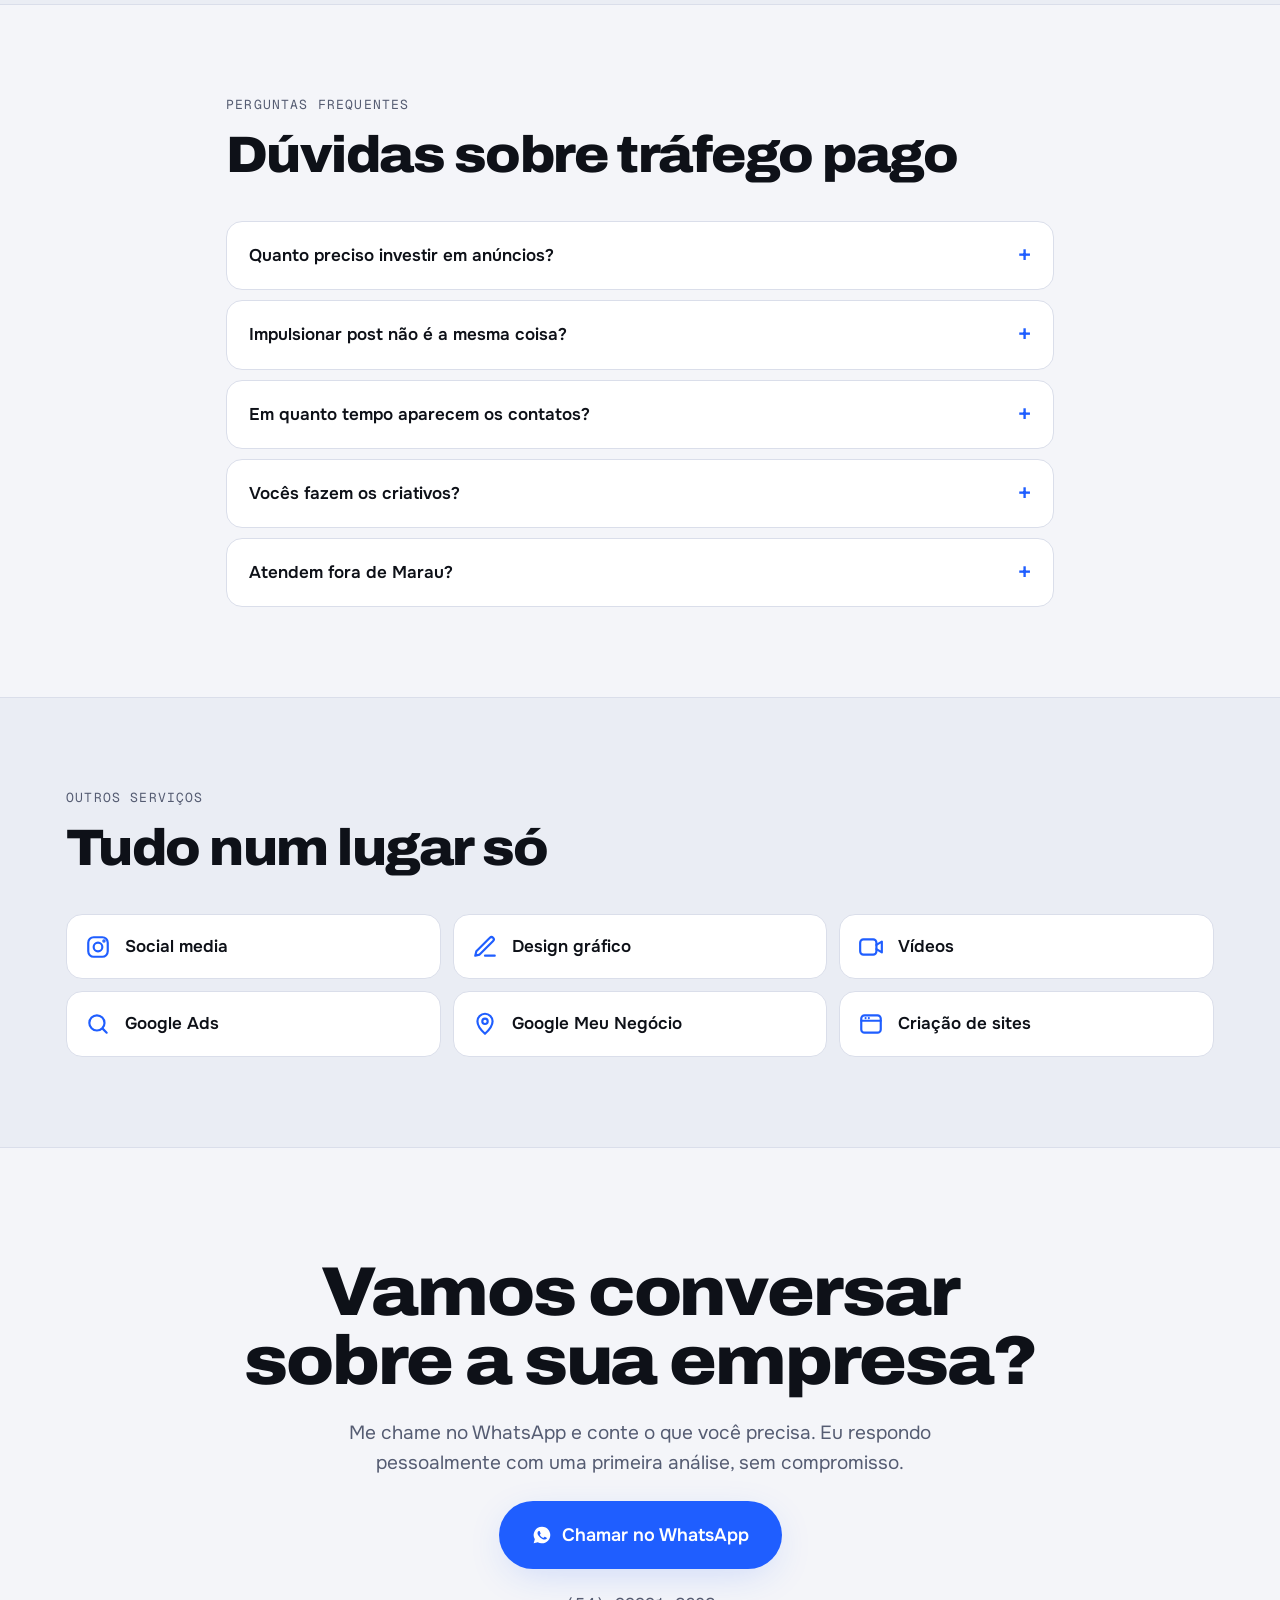
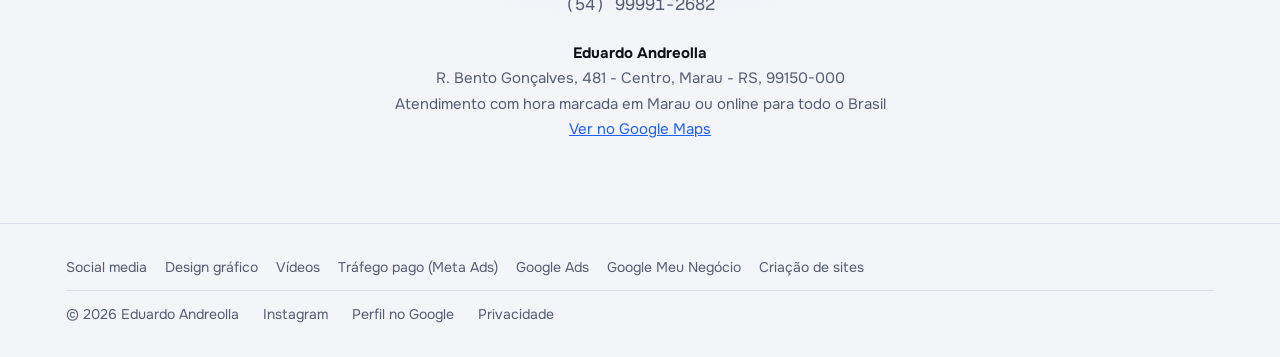
<file: trafego-pago/index.html>
<!doctype html>
<html lang="pt-BR">
<head>
<meta charset="utf-8">
<meta name="viewport" content="width=device-width, initial-scale=1, viewport-fit=cover">
<title>Tráfego Pago no Instagram e Facebook em Marau/RS | Eduardo Andreolla</title>
<meta name="description" content="Gestor de tráfego pago em Marau e região: anúncios no Instagram e no Facebook (Meta Ads) para gerar conversas no WhatsApp, seguidores e vendas. Relatório todo mês.">
<link rel="canonical" href="https://eduardoandreolla.com.br/trafego-pago/">
<meta property="og:title" content="Tráfego Pago no Instagram e Facebook em Marau/RS | Eduardo Andreolla">
<meta property="og:description" content="Gestor de tráfego pago em Marau e região: anúncios no Instagram e no Facebook (Meta Ads) para gerar conversas no WhatsApp, seguidores e vendas. Relatório todo mês.">
<meta property="og:type" content="website">
<meta property="og:url" content="https://eduardoandreolla.com.br/trafego-pago/">
<meta property="og:image" content="https://eduardoandreolla.com.br/img/eduardo.webp">
<meta name="theme-color" content="#f4f5f9">
<link rel="icon" href="/links/img/favicon-64.png">
<link rel="preconnect" href="https://fonts.googleapis.com">
<link rel="preconnect" href="https://fonts.gstatic.com" crossorigin>
<link rel="stylesheet" href="https://fonts.googleapis.com/css2?family=Archivo:wdth,wght@62..125,400..900&family=Onest:wght@400;500;600&family=Geist+Mono:wght@400;500&display=swap">
<script type="application/ld+json">[{"@context":"https://schema.org","@type":"Service","name":"Tráfego pago no Instagram e no Facebook que vira conversa no WhatsApp","serviceType":"Tráfego pago (Meta Ads)","description":"Gestor de tráfego pago em Marau e região: anúncios no Instagram e no Facebook (Meta Ads) para gerar conversas no WhatsApp, seguidores e vendas. Relatório todo mês.","url":"https://eduardoandreolla.com.br/trafego-pago/","provider":{"@id":"https://eduardoandreolla.com.br/#empresa"},"areaServed":[{"@type":"City","name":"Marau"},{"@type":"City","name":"Passo Fundo"},{"@type":"City","name":"Erechim"},{"@type":"City","name":"Carazinho"},{"@type":"City","name":"Casca"},{"@type":"City","name":"Guaporé"},{"@type":"City","name":"Nova Prata"},{"@type":"State","name":"Rio Grande do Sul"}]},{"@context":"https://schema.org","@type":"BreadcrumbList","itemListElement":[{"@type":"ListItem","position":1,"name":"Início","item":"https://eduardoandreolla.com.br/"},{"@type":"ListItem","position":2,"name":"Serviços","item":"https://eduardoandreolla.com.br/#servicos"},{"@type":"ListItem","position":3,"name":"Tráfego pago (Meta Ads)","item":"https://eduardoandreolla.com.br/trafego-pago/"}]},{"@context":"https://schema.org","@type":"FAQPage","mainEntity":[{"@type":"Question","name":"Quanto preciso investir em anúncios?","acceptedAnswer":{"@type":"Answer","text":"O valor dos anúncios é pago direto ao Meta (Instagram e Facebook), separado dos honorários da gestão. Definimos juntos no diagnóstico, conforme o seu objetivo, a sua região e o seu ticket."}},{"@type":"Question","name":"Impulsionar post não é a mesma coisa?","acceptedAnswer":{"@type":"Answer","text":"Não. O botão de impulsionar tem poucas opções de público e de objetivo. Pelo Gerenciador de Anúncios dá para escolher o objetivo certo, testar públicos e criativos e medir quantos contatos vieram."}},{"@type":"Question","name":"Em quanto tempo aparecem os contatos?","acceptedAnswer":{"@type":"Answer","text":"As campanhas começam a rodar poucos dias depois da configuração. As primeiras semanas servem para testar e ajustar; a partir daí o custo por contato tende a ficar mais estável."}},{"@type":"Question","name":"Vocês fazem os criativos?","acceptedAnswer":{"@type":"Answer","text":"Sim. O time faz artes e vídeos para os anúncios, e você também pode mandar fotos e vídeos do seu negócio."}},{"@type":"Question","name":"Atendem fora de Marau?","acceptedAnswer":{"@type":"Answer","text":"Sim. A gestão de tráfego é feita online para todo o Brasil, com atendimento presencial em Marau com hora marcada."}}]}]</script>
<style>/* Páginas de serviço: mesmas cores e fontes da página inicial (claro por padrão, escuro se o visitante escolheu) */
:root{
  --bg:#f4f5f9; --bg2:#eaedf4; --surface:#ffffff; --fg:#0e1118; --muted:#555c72; --line:#dadeea;
  --accent:#1f5eff; --accent-2:#1f5eff; --ink:#ffffff; --glow:rgba(31,94,255,.22); --good:#12895a; --star:#e9a100;
  --display:"Archivo","Arial Black",system-ui,sans-serif; --body:"Onest","Segoe UI",system-ui,sans-serif; --mono:"Geist Mono",ui-monospace,Consolas,monospace;
  --gut:max(16px,env(safe-area-inset-left,0px)); --gutR:max(16px,env(safe-area-inset-right,0px));
  color-scheme:light;
}
:root[data-tema="escuro"]{
  --bg:#0a0c12; --bg2:#10131b; --surface:#151924; --fg:#f2f4fa; --muted:#a0a8bd; --line:#252b3b;
  --accent:#4d7dff; --accent-2:#8fb0ff; --ink:#ffffff; --glow:rgba(77,125,255,.38); --good:#3ecf8e; --star:#f5b301;
  color-scheme:dark;
}
*{box-sizing:border-box}
html{scroll-behavior:smooth}
body{margin:0;background:var(--bg);color:var(--fg);font-family:var(--body);font-size:17px;line-height:1.6;overflow-x:hidden;padding-top:env(safe-area-inset-top,0px)}
img{max-width:100%;display:block}
a{color:inherit}
:focus-visible{outline:2px solid var(--accent);outline-offset:3px;border-radius:6px}
.in{max-width:1180px;margin:0 auto;padding-left:var(--gut);padding-right:var(--gutR)}
.narrow{max-width:860px}
.eyebrow{font-family:var(--mono);font-size:13px;letter-spacing:.09em;text-transform:uppercase;color:var(--muted);display:flex;align-items:center;gap:8px}
.dot{display:inline-block;width:8px;height:8px;border-radius:50%;background:var(--good)}
.g{width:1em;height:1em;flex:none}
.starsv{display:inline-flex;gap:2px;color:var(--star)}
.starsv svg{width:1em;height:1em}
.btn{display:inline-flex;align-items:center;gap:10px;font-weight:600;font-size:16px;text-decoration:none;border-radius:999px;padding:15px 24px;border:1px solid transparent;transition:background .2s,border-color .2s,transform .2s}
.btn:hover{transform:translateY(-2px)}
.btn svg{width:20px;height:20px;flex:none}
.btn-main{background:var(--accent);color:var(--ink);box-shadow:0 10px 40px -10px var(--glow)}
.btn-ghost{border-color:var(--line);color:var(--fg)}
.btn-ghost:hover{border-color:var(--fg)}
.btn.big{font-size:18px;padding:19px 32px}

header.top{position:fixed;inset:0 0 auto;z-index:50;padding-top:env(safe-area-inset-top,0px);transition:transform .4s,background .3s,border-color .3s;border-bottom:1px solid transparent}
header.top.solid{background:color-mix(in srgb,var(--bg) 86%,transparent);backdrop-filter:blur(14px);border-color:var(--line)}
header.top.hide{transform:translateY(-100%)}
header.top .in{display:flex;align-items:center;gap:20px;height:72px}
.brand{display:flex;align-items:center;gap:10px;text-decoration:none;font-family:var(--display);font-weight:800;font-stretch:110%;font-size:18px}
.brand i{display:grid;place-items:center;width:36px;height:36px;border-radius:10px;background:var(--accent);color:var(--ink);font-style:normal;font-size:14px;font-stretch:125%}
nav.menu{display:flex;gap:4px;margin-left:auto}
nav.menu a{text-decoration:none;font-size:15px;color:var(--muted);padding:8px 14px;border-radius:999px}
nav.menu a:hover{color:var(--fg)}
header .btn{padding:11px 18px;font-size:15px}
@media (max-width:900px){nav.menu{display:none}.brand{margin-right:auto}header .btn span{display:none}header .btn{padding:11px}}

.hero{padding-block:calc(110px + env(safe-area-inset-top,0px)) 70px;border-bottom:1px solid var(--line);background:radial-gradient(900px 400px at 85% 10%,var(--glow),transparent 70%)}
.crumbs{display:flex;flex-wrap:wrap;gap:8px;font-size:14px;color:var(--muted);margin-bottom:28px}
.crumbs a{text-decoration:none}
.crumbs a:hover{color:var(--fg)}
.hero-grid{display:grid;grid-template-columns:minmax(0,1fr) auto;gap:40px;align-items:center}
.hero-text{display:grid;gap:22px;min-width:0}
h1{font-family:var(--display);font-weight:850;font-stretch:110%;font-size:clamp(36px,5.4vw,68px);line-height:1;letter-spacing:-.03em;margin:0;text-wrap:balance;max-width:20ch}
.lead{margin:0;font-size:19px;color:var(--muted);max-width:60ch}
.cta-row{display:flex;flex-wrap:wrap;gap:12px}
.proof{display:flex;flex-wrap:wrap;align-items:center;gap:8px 10px;font-size:15px;color:var(--muted)}
.proof b{color:var(--fg);font-size:17px}
.proof .g{width:22px;height:22px}
.proof .sep{width:1px;height:24px;background:var(--line);margin-inline:10px}
.hero-ico{width:200px;height:200px;border-radius:44px;display:grid;place-items:center;background:var(--accent);color:var(--ink);box-shadow:0 40px 80px -30px var(--glow);transform:rotate(-6deg)}
.hero-ico svg{width:96px;height:96px;stroke-width:1.6}
@media (max-width:820px){.hero-grid{grid-template-columns:minmax(0,1fr)}.hero-ico{display:none}}

.sec{padding-block:90px}
.sec.alt{background:var(--bg2);border-block:1px solid var(--line)}
.sec-head{display:grid;gap:14px;margin-bottom:40px;max-width:760px}
h2{font-family:var(--display);font-weight:850;font-stretch:108%;font-size:clamp(30px,4vw,52px);line-height:1;letter-spacing:-.03em;margin:0;text-wrap:balance}
.sec-head p{margin:0;color:var(--muted);font-size:18px}
h3{font-family:var(--display);font-stretch:105%;font-size:22px;line-height:1.15;letter-spacing:-.01em;margin:0}
.grid3{display:grid;grid-template-columns:repeat(3,minmax(0,1fr));gap:16px}
@media (max-width:900px){.grid3{grid-template-columns:repeat(2,minmax(0,1fr))}}
@media (max-width:600px){.grid3{grid-template-columns:minmax(0,1fr)}}
.item{background:var(--surface);border:1px solid var(--line);border-radius:20px;padding:24px;display:grid;gap:10px;align-content:start;transition:border-color .2s,transform .2s}
.item:hover{border-color:var(--accent);transform:translateY(-4px)}
.item .n{font-family:var(--mono);font-size:13px;color:var(--accent-2)}
.item p{margin:0;color:var(--muted);font-size:16px}
.split{display:grid;grid-template-columns:minmax(0,1fr) minmax(0,1fr);gap:48px;align-items:center}
.split .sec-head{margin:0}
@media (max-width:820px){.split{grid-template-columns:minmax(0,1fr);gap:28px}}
.checks{list-style:none;margin:0;padding:0;display:grid;gap:12px}
.checks li{display:flex;gap:12px;align-items:flex-start;background:var(--surface);border:1px solid var(--line);border-radius:16px;padding:16px 18px;font-weight:500}
.checks li::before{content:"";flex:none;width:22px;height:22px;margin-top:1px;border-radius:50%;background:var(--accent) url("data:image/svg+xml,%3Csvg xmlns='http://www.w3.org/2000/svg' viewBox='0 0 24 24' fill='none' stroke='%23ffffff' stroke-width='3' stroke-linecap='round' stroke-linejoin='round'%3E%3Cpath d='M5 12l5 5L20 7'/%3E%3C/svg%3E") center/13px no-repeat}
.steps{list-style:none;margin:0;padding:0;display:grid;grid-template-columns:repeat(4,minmax(0,1fr));gap:16px;counter-reset:p}
@media (max-width:900px){.steps{grid-template-columns:repeat(2,minmax(0,1fr))}}
@media (max-width:560px){.steps{grid-template-columns:minmax(0,1fr)}}
.steps li{counter-increment:p;position:relative;border-top:3px solid var(--accent);padding-top:20px;display:grid;gap:8px;align-content:start}
.steps li::before{content:counter(p);font-family:var(--display);font-weight:850;font-size:44px;line-height:1;color:var(--accent)}
.steps p{margin:0;color:var(--muted);font-size:16px}
.proof-grid{display:grid;grid-template-columns:repeat(2,minmax(0,1fr));gap:16px}
@media (max-width:820px){.proof-grid{grid-template-columns:minmax(0,1fr)}}
.case,.rv{background:var(--surface);border:1px solid var(--line);border-radius:22px;padding:26px;display:grid;gap:14px;align-content:start}
.case-top{display:grid;gap:8px}
.tags{display:flex;flex-wrap:wrap;gap:6px}
.tag{font-family:var(--mono);font-size:12px;color:var(--muted);border:1px solid var(--line);border-radius:999px;padding:3px 10px}
.case .big{font-family:var(--display);font-weight:850;font-stretch:118%;font-size:clamp(46px,5vw,68px);line-height:.95;letter-spacing:-.04em;color:var(--accent)}
.case .big small{font-size:.3em;font-stretch:100%;letter-spacing:0;color:var(--fg);margin-left:8px}
.case p,.rv p{margin:0;color:var(--muted);font-size:16px}
.rv .rt{display:flex;justify-content:space-between;align-items:center}
.rv .rt .g{width:20px;height:20px}
.rv p{color:var(--fg);font-size:17px}
.rv footer{display:flex;align-items:center;gap:12px;font-weight:500}
.rv footer small{display:block;font-weight:400;color:var(--muted);font-size:13px}
.av{width:40px;height:40px;border-radius:50%;flex:none;display:grid;place-items:center;font-weight:600;background:color-mix(in srgb,var(--accent) 18%,transparent);color:var(--accent-2);overflow:hidden}
.av img{width:100%;height:100%;object-fit:cover}
.faq{display:grid;gap:10px}
.faq details{background:var(--surface);border:1px solid var(--line);border-radius:16px;padding:0 22px;transition:border-color .2s}
.faq details[open]{border-color:var(--accent)}
.faq summary{cursor:pointer;list-style:none;padding:20px 0;font-weight:600;font-size:17px;display:flex;justify-content:space-between;gap:16px}
.faq summary::-webkit-details-marker{display:none}
.faq summary::after{content:"+";font-family:var(--mono);font-size:22px;line-height:1;color:var(--accent-2);transition:transform .2s}
.faq details[open] summary::after{transform:rotate(45deg)}
.faq details p{margin:0 0 20px;color:var(--muted)}
.others{display:grid;grid-template-columns:repeat(3,minmax(0,1fr));gap:12px}
@media (max-width:820px){.others{grid-template-columns:repeat(2,minmax(0,1fr))}}
@media (max-width:480px){.others{grid-template-columns:minmax(0,1fr)}}
.others a{display:flex;align-items:center;gap:14px;text-decoration:none;background:var(--surface);border:1px solid var(--line);border-radius:16px;padding:18px;font-weight:600;transition:border-color .2s,transform .2s}
.others a:hover{border-color:var(--accent);transform:translateY(-3px)}
.others svg{width:26px;height:26px;color:var(--accent-2);flex:none}
.final{padding-block:110px 80px;text-align:center}
.final .in{display:grid;gap:22px;justify-items:center}
.final h2{font-size:clamp(34px,5.4vw,72px);max-width:18ch}
.final p{margin:0;color:var(--muted);font-size:19px;max-width:52ch}
.phone{font-family:var(--mono);color:var(--muted);user-select:all}
.nap{font-style:normal;font-size:15px;color:var(--muted);line-height:1.7}
.nap strong{color:var(--fg)}
.nap a{color:var(--accent-2)}
footer.foot{border-top:1px solid var(--line);padding-block:32px calc(32px + env(safe-area-inset-bottom,0px))}
footer.foot .in{display:flex;flex-wrap:wrap;gap:12px 24px;align-items:center;font-size:14px;color:var(--muted)}
footer.foot a{text-decoration:none}
footer.foot a:hover{color:var(--fg)}
.fserv{display:flex;flex-wrap:wrap;gap:8px 18px;flex-basis:100%;order:-1;padding-bottom:12px;border-bottom:1px solid var(--line)}
.wa-float{position:fixed;right:calc(18px + env(safe-area-inset-right,0px));bottom:calc(18px + env(safe-area-inset-bottom,0px));z-index:40;width:58px;height:58px;border-radius:50%;display:grid;place-items:center;background:#25d366;color:#fff;box-shadow:0 12px 30px -8px rgba(37,211,102,.6)}
.wa-float svg{width:28px;height:28px}
@media (prefers-reduced-motion:reduce){*{transition:none!important;scroll-behavior:auto!important}}
</style>
<script>(function(){var r=document.documentElement,t='claro';try{var s=localStorage.getItem('ea-tema');if(s==='claro'||s==='escuro'){t=s;}}catch(e){}r.setAttribute('data-tema',t);})();</script>
</head>
<body>
<svg width="0" height="0" style="position:absolute" aria-hidden="true">
  <symbol id="gG" viewBox="0 0 48 48"><path fill="#FFC107" d="M43.6 20.5H42V20H24v8h11.3C33.7 32.7 29.2 36 24 36c-6.6 0-12-5.4-12-12s5.4-12 12-12c3.1 0 5.8 1.2 7.9 3.1l5.7-5.7C34 6.1 29.3 4 24 4 12.9 4 4 12.9 4 24s8.9 20 20 20 20-8.9 20-20c0-1.3-.1-2.4-.4-3.5z"/><path fill="#FF3D00" d="M6.3 14.7l6.6 4.8C14.7 15.1 19 12 24 12c3.1 0 5.8 1.2 7.9 3.1l5.7-5.7C34 6.1 29.3 4 24 4 16.3 4 9.7 8.3 6.3 14.7z"/><path fill="#4CAF50" d="M24 44c5.2 0 9.9-2 13.4-5.2l-6.2-5.2C29.2 35.1 26.7 36 24 36c-5.2 0-9.6-3.3-11.3-7.9l-6.5 5C9.5 39.6 16.2 44 24 44z"/><path fill="#1976D2" d="M43.6 20.5H42V20H24v8h11.3c-.8 2.2-2.2 4.2-4.1 5.6l6.2 5.2C37 39.2 44 34 44 24c0-1.3-.1-2.4-.4-3.5z"/></symbol>
  <symbol id="st" viewBox="0 0 24 24"><path fill="currentColor" d="m12 2.5 2.9 6.3 6.9.7-5.2 4.6 1.5 6.8L12 17.4l-6.1 3.5 1.5-6.8L2.2 9.5l6.9-.7Z"/></symbol>
  <symbol id="wa" viewBox="0 0 24 24"><path fill="currentColor" d="M12 2a10 10 0 0 0-8.6 15.1L2 22l5-1.3A10 10 0 1 0 12 2Zm5.3 14.1c-.2.6-1.3 1.2-1.8 1.3-.5.1-1 .1-1.7-.1a15 15 0 0 1-1.5-.6 11.9 11.9 0 0 1-4.6-4.1 5.2 5.2 0 0 1-1.1-2.8 3 3 0 0 1 1-2.2 1 1 0 0 1 .7-.3h.5c.2 0 .4 0 .6.5l.9 2.1c.1.2.1.3 0 .5l-.3.5-.4.5c-.1.1-.3.3-.1.6a8.6 8.6 0 0 0 1.6 2 7.8 7.8 0 0 0 2.3 1.4c.3.1.5.1.6-.1l.9-1c.2-.3.4-.2.6-.1l2 1c.3.1.5.2.5.3.1.1.1.7-.1 1.3Z"/></symbol>
</svg>
<header class="top" id="top"><div class="in">
  <a class="brand" href="/"><i>EA</i>Eduardo Andreolla</a>
  <nav class="menu" aria-label="Principal"><a href="/#servicos">Serviços</a><a href="/#resultados">Resultados</a><a href="/#clientes">Clientes</a><a href="/#sobre">Sobre</a><a href="#contato">Contato</a></nav>
  <a class="btn btn-main" href="https://wa.me/5554999912682?text=Ol%C3%A1%20Eduardo%2C%20vim%20pelo%20site%20e%20quero%20saber%20sobre%20tr%C3%A1fego%20pago" target="_blank" rel="noopener"><svg><use href="#wa"/></svg><span>Falar no WhatsApp</span></a>
</div></header>

<main>
<section class="hero"><div class="in">
  <nav class="crumbs" aria-label="Você está em"><a href="/">Início</a><span aria-hidden="true">›</span><a href="/#servicos">Serviços</a><span aria-hidden="true">›</span><span aria-current="page">Tráfego pago (Meta Ads)</span></nav>
  <div class="hero-grid">
    <div class="hero-text">
      <div class="eyebrow"><span class="dot"></span>Tráfego pago em Marau e região</div>
      <h1>Tráfego pago no Instagram e no Facebook que vira conversa no WhatsApp</h1>
      <p class="lead">Anúncios no Meta Ads para quem está perto do seu negócio e tem o perfil do seu cliente. Do estudo dos concorrentes ao relatório do mês, com você falando direto com o gestor.</p>
      <div class="cta-row"><a class="btn btn-main" href="https://wa.me/5554999912682?text=Ol%C3%A1%20Eduardo%2C%20vim%20pelo%20site%20e%20quero%20saber%20sobre%20tr%C3%A1fego%20pago" target="_blank" rel="noopener"><svg><use href="#wa"/></svg>Quero um diagnóstico grátis</a><a class="btn btn-ghost" href="#como-funciona">Como funciona</a></div>
      <div class="proof"><svg class="g"><use href="#gG"/></svg><b>5,0</b><span class="starsv" aria-label="5 estrelas"><svg><use href="#st"/></svg><svg><use href="#st"/></svg><svg><use href="#st"/></svg><svg><use href="#st"/></svg><svg><use href="#st"/></svg></span><span>42 avaliações no Google</span><span class="sep" aria-hidden="true"></span><b>+50</b><span>empresas atendidas</span></div>
    </div>
    <div class="hero-ico" aria-hidden="true"><svg viewBox="0 0 24 24" fill="none" stroke="currentColor" stroke-width="2" stroke-linecap="round" stroke-linejoin="round" aria-hidden="true"><path d="M3 17l6-6 4 4 8-8M15 7h6v6"/></svg></div>
  </div>
</div></section>

<section class="sec"><div class="in">
  <div class="sec-head"><div class="eyebrow">O que está incluso</div><h2>Tudo o que entra no serviço de tráfego pago</h2></div>
  <div class="grid3"><div class="item"><span class="n">01</span><h3>Estudo dos concorrentes</h3><p>O que as empresas da sua região anunciam e onde existe espaço para você se destacar.</p></div><div class="item"><span class="n">02</span><h3>Configuração completa</h3><p>Gerenciador de negócios, conta de anúncios, pixel e rastreamento dos contatos.</p></div><div class="item"><span class="n">03</span><h3>Públicos certos</h3><p>Pessoas na região do seu negócio, com os interesses e o perfil de quem compra de você.</p></div><div class="item"><span class="n">04</span><h3>Campanhas por objetivo</h3><p>Mensagens no WhatsApp, seguidores, cadastros ou vendas, conforme o seu momento.</p></div><div class="item"><span class="n">05</span><h3>Criativos e textos</h3><p>Anúncios em imagem, carrossel e vídeo, com textos que chamam para a ação.</p></div><div class="item"><span class="n">06</span><h3>Relatório e ajustes</h3><p>Acompanhamento constante, corte do que não funciona e relatório claro todo mês.</p></div></div>
</div></section>

<section class="sec alt"><div class="in split">
  <div class="sec-head"><div class="eyebrow">Para quem é</div><h2>Feito para empresas de Marau, Passo Fundo e região</h2><p>Atendimento presencial em Marau com hora marcada e online para todo o Brasil. Você fala direto com o Eduardo, e cada parte é feita por um parceiro especialista.</p></div>
  <ul class="checks"><li>Negócios locais que querem mais clientes da região</li><li>Clínicas e profissionais que atendem com agendamento</li><li>Lojas que vendem pelo WhatsApp e pelo Instagram</li><li>Quem já impulsionou e não viu resultado</li></ul>
</div></section>

<section class="sec" id="como-funciona"><div class="in">
  <div class="sec-head"><div class="eyebrow">Como funciona</div><h2>Do primeiro contato ao resultado</h2></div>
  <ol class="steps"><li><h3>Diagnóstico</h3><p>Entendo o que você vende, para quem, qual o ticket e quanto faz sentido investir.</p></li><li><h3>Estratégia</h3><p>Defino objetivo, públicos, oferta e os primeiros criativos para testar.</p></li><li><h3>Campanhas no ar</h3><p>Configuro tudo com rastreamento e coloco as campanhas para rodar.</p></li><li><h3>Otimização</h3><p>Acompanho os números, troco o que não vende e mando o relatório do mês.</p></li></ol>
</div></section>

<section class="sec alt"><div class="in">
  <div class="sec-head"><div class="eyebrow">Resultados e avaliações</div><h2>Quem já trabalha com a gente</h2></div>
  <div class="proof-grid"><article class="rv"><div class="rt"><span class="starsv" aria-label="5 estrelas"><svg><use href="#st"/></svg><svg><use href="#st"/></svg><svg><use href="#st"/></svg><svg><use href="#st"/></svg><svg><use href="#st"/></svg></span><svg class="g" aria-hidden="true"><use href="#gG"/></svg></div><p>Eu tentava fazer anúncios no Instagram, mas gastava dinheiro sem resultado. Depois que o Eduardo assumiu a campanha, comecei a receber clientes certos para meu serviço. Recomendo, especialmente para quem quer mais visibilidade online!</p><footer><span class="av"><img src="/img/av/joao.webp" alt="" width="40" height="40" loading="lazy"></span><span>Joao Ghabriel<small>Avaliação no Google</small></span></footer></article><article class="rv"><div class="rt"><span class="starsv" aria-label="5 estrelas"><svg><use href="#st"/></svg><svg><use href="#st"/></svg><svg><use href="#st"/></svg><svg><use href="#st"/></svg><svg><use href="#st"/></svg></span><svg class="g" aria-hidden="true"><use href="#gG"/></svg></div><p>Excelente profissional! Me ajudou a entender a importância do tráfego pago para o meu negócio. Agora estou vendendo pelo WhatsApp todos os dias. Super indico!</p><footer><span class="av">M</span><span>Magali Mezzomo<small>Avaliação no Google</small></span></footer></article></div>
</div></section>

<section class="sec"><div class="in narrow">
  <div class="sec-head"><div class="eyebrow">Perguntas frequentes</div><h2>Dúvidas sobre tráfego pago</h2></div>
  <div class="faq"><details><summary>Quanto preciso investir em anúncios?</summary><p>O valor dos anúncios é pago direto ao Meta (Instagram e Facebook), separado dos honorários da gestão. Definimos juntos no diagnóstico, conforme o seu objetivo, a sua região e o seu ticket.</p></details><details><summary>Impulsionar post não é a mesma coisa?</summary><p>Não. O botão de impulsionar tem poucas opções de público e de objetivo. Pelo Gerenciador de Anúncios dá para escolher o objetivo certo, testar públicos e criativos e medir quantos contatos vieram.</p></details><details><summary>Em quanto tempo aparecem os contatos?</summary><p>As campanhas começam a rodar poucos dias depois da configuração. As primeiras semanas servem para testar e ajustar; a partir daí o custo por contato tende a ficar mais estável.</p></details><details><summary>Vocês fazem os criativos?</summary><p>Sim. O time faz artes e vídeos para os anúncios, e você também pode mandar fotos e vídeos do seu negócio.</p></details><details><summary>Atendem fora de Marau?</summary><p>Sim. A gestão de tráfego é feita online para todo o Brasil, com atendimento presencial em Marau com hora marcada.</p></details></div>
</div></section>

<section class="sec alt"><div class="in">
  <div class="sec-head"><div class="eyebrow">Outros serviços</div><h2>Tudo num lugar só</h2></div>
  <div class="others"><a href="/social-media/"><svg viewBox="0 0 24 24" fill="none" stroke="currentColor" stroke-width="2" stroke-linecap="round" stroke-linejoin="round" aria-hidden="true"><rect x="3" y="3" width="18" height="18" rx="5"/><circle cx="12" cy="12" r="4"/><circle cx="17.5" cy="6.5" r=".6" fill="currentColor"/></svg><span>Social media</span></a><a href="/design-grafico/"><svg viewBox="0 0 24 24" fill="none" stroke="currentColor" stroke-width="2" stroke-linecap="round" stroke-linejoin="round" aria-hidden="true"><path d="M12 20h9"/><path d="M16.5 3.5a2.1 2.1 0 0 1 3 3L7 19l-4 1 1-4Z"/></svg><span>Design gráfico</span></a><a href="/edicao-de-video/"><svg viewBox="0 0 24 24" fill="none" stroke="currentColor" stroke-width="2" stroke-linecap="round" stroke-linejoin="round" aria-hidden="true"><rect x="2" y="5" width="15" height="14" rx="3"/><path d="m17 10 5-3v10l-5-3"/></svg><span>Vídeos</span></a><a href="/google-ads/"><svg viewBox="0 0 24 24" fill="none" stroke="currentColor" stroke-width="2" stroke-linecap="round" stroke-linejoin="round" aria-hidden="true"><circle cx="11" cy="11" r="7"/><path d="m20 20-3.5-3.5"/></svg><span>Google Ads</span></a><a href="/google-meu-negocio/"><svg viewBox="0 0 24 24" fill="none" stroke="currentColor" stroke-width="2" stroke-linecap="round" stroke-linejoin="round" aria-hidden="true"><path d="M12 21s-7-6.2-7-11.5a7 7 0 0 1 14 0C19 14.8 12 21 12 21Z"/><circle cx="12" cy="9.5" r="2.5"/></svg><span>Google Meu Negócio</span></a><a href="/criacao-de-sites/"><svg viewBox="0 0 24 24" fill="none" stroke="currentColor" stroke-width="2" stroke-linecap="round" stroke-linejoin="round" aria-hidden="true"><rect x="3" y="4" width="18" height="16" rx="3"/><path d="M3 9h18M7 6.5h.01M10 6.5h.01"/></svg><span>Criação de sites</span></a></div>
</div></section>

<section class="final" id="contato"><div class="in">
  <h2>Vamos conversar sobre a sua empresa?</h2>
  <p>Me chame no WhatsApp e conte o que você precisa. Eu respondo pessoalmente com uma primeira análise, sem compromisso.</p>
  <a class="btn btn-main big" href="https://wa.me/5554999912682?text=Ol%C3%A1%20Eduardo%2C%20vim%20pelo%20site%20e%20quero%20saber%20sobre%20tr%C3%A1fego%20pago" target="_blank" rel="noopener"><svg><use href="#wa"/></svg>Chamar no WhatsApp</a>
  <span class="phone">(54) 99991-2682</span>
  <address class="nap"><strong>Eduardo Andreolla</strong><br>R. Bento Gonçalves, 481 - Centro, Marau - RS, 99150-000<br>Atendimento com hora marcada em Marau ou online para todo o Brasil<br><a href="https://maps.google.com/maps?cid=14375186782390809811" target="_blank" rel="noopener">Ver no Google Maps</a></address>
</div></section>
</main>

<footer class="foot"><div class="in">
  <span>© 2026 Eduardo Andreolla</span>
  <nav class="fserv" aria-label="Serviços"><a href="/social-media/">Social media</a><a href="/design-grafico/">Design gráfico</a><a href="/edicao-de-video/">Vídeos</a><a href="/trafego-pago/">Tráfego pago (Meta Ads)</a><a href="/google-ads/">Google Ads</a><a href="/google-meu-negocio/">Google Meu Negócio</a><a href="/criacao-de-sites/">Criação de sites</a></nav>
  <a href="https://www.instagram.com/eduardoandreolla_/" target="_blank" rel="noopener">Instagram</a>
  <a href="https://maps.google.com/maps?cid=14375186782390809811" target="_blank" rel="noopener">Perfil no Google</a>
  <a href="/privacidade.html">Privacidade</a>
</div></footer>
<a class="wa-float" href="https://wa.me/5554999912682?text=Ol%C3%A1%20Eduardo%2C%20vim%20pelo%20site%20e%20quero%20saber%20sobre%20tr%C3%A1fego%20pago" target="_blank" rel="noopener" aria-label="Chamar no WhatsApp"><svg><use href="#wa"/></svg></a>
<script>(function(){var t=document.getElementById('top'),y0=0;addEventListener('scroll',function(){var y=scrollY;t.classList.toggle('solid',y>20);t.classList.toggle('hide',y>y0&&y>400);y0=y;},{passive:true});})();</script>
</body>
</html>
</file>
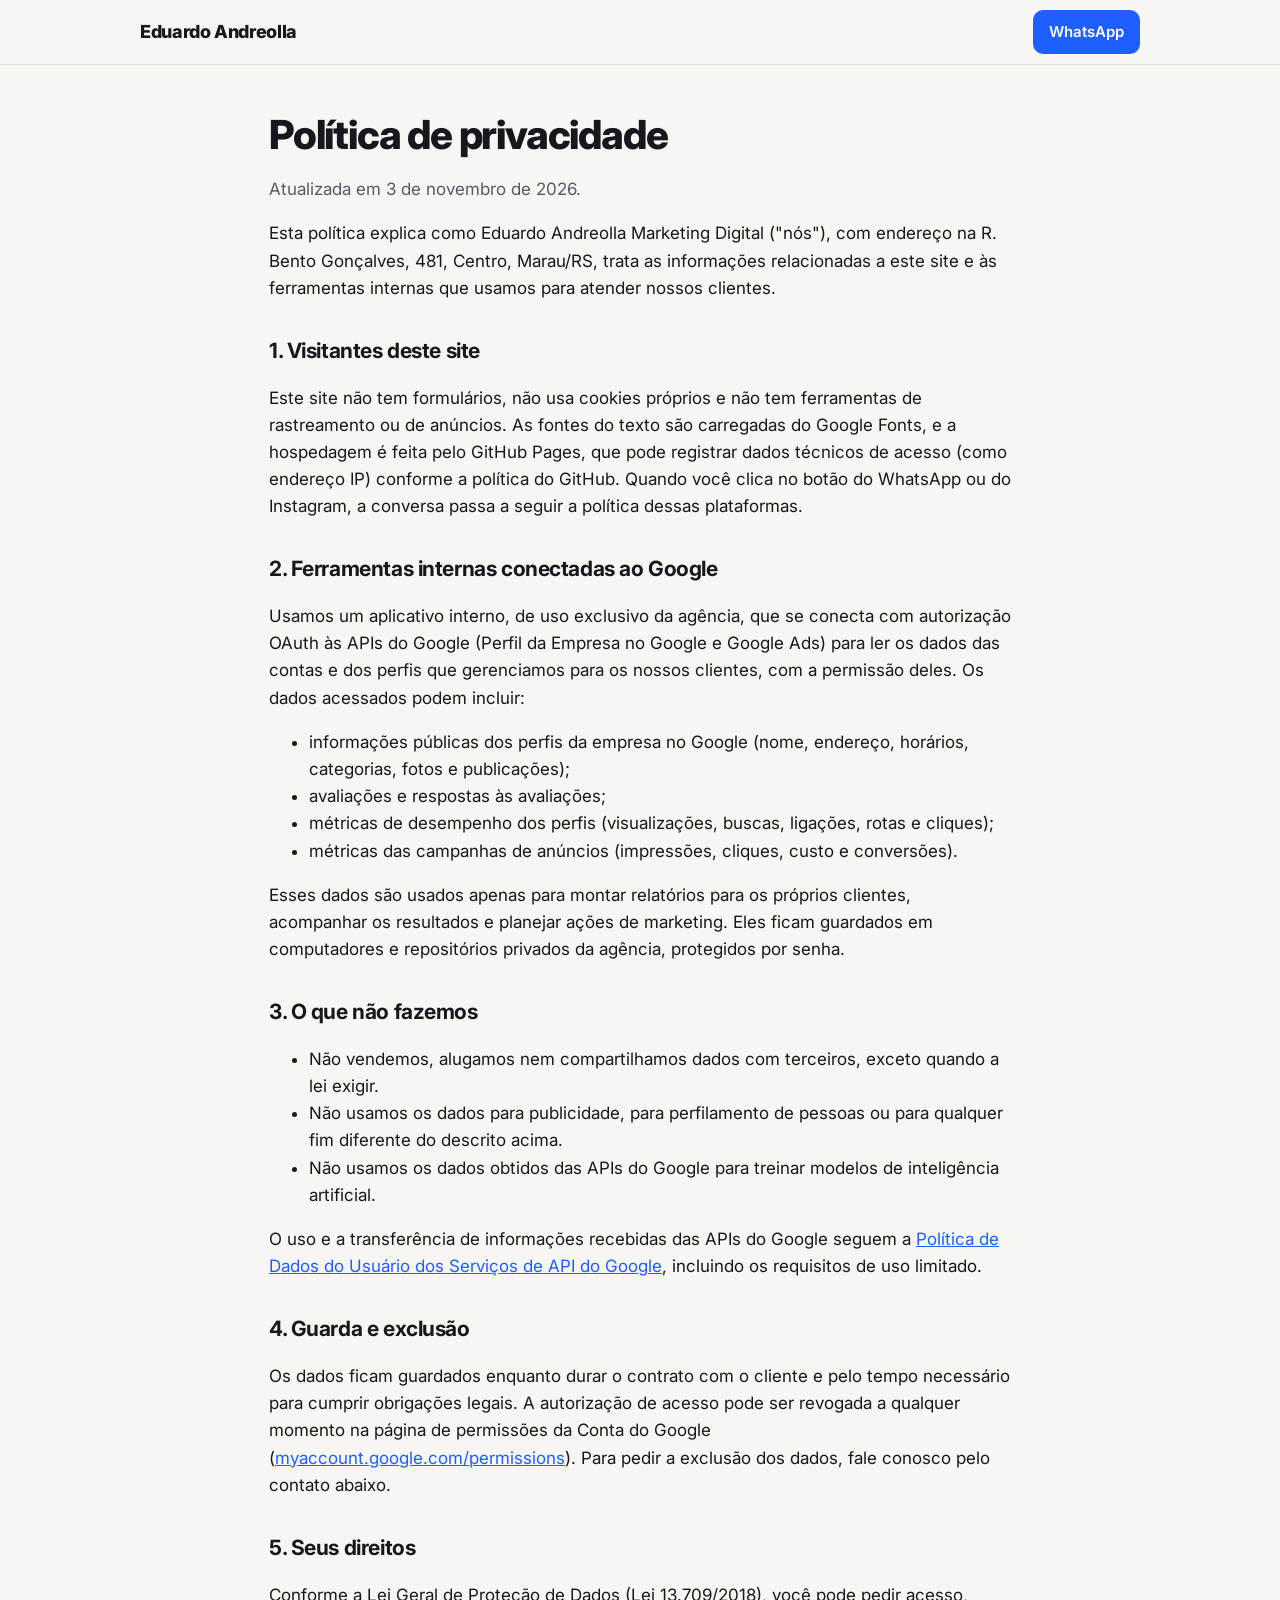
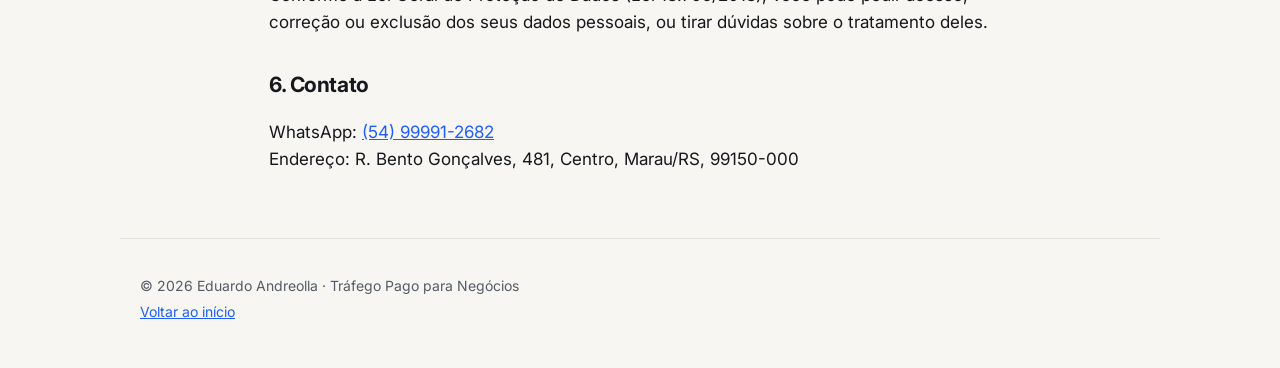
<file: privacidade.html>
<!doctype html>
<html lang="pt-BR">
<head>
<meta charset="utf-8">
<meta name="viewport" content="width=device-width, initial-scale=1">
<title>Política de privacidade | Eduardo Andreolla</title>
<meta name="description" content="Como a Eduardo Andreolla | Tráfego Pago para Negócios trata os dados deste site e das ferramentas internas conectadas ao Google.">
<link rel="canonical" href="https://eduardoandreolla.com.br/privacidade.html">
<link rel="preconnect" href="https://fonts.googleapis.com">
<link rel="preconnect" href="https://fonts.gstatic.com" crossorigin>
<link href="https://fonts.googleapis.com/css2?family=Inter:wght@400;500;600;800&display=swap" rel="stylesheet">
<link rel="stylesheet" href="estilo.css">
</head>
<body>
<header class="topo">
  <div class="faixa">
    <a class="marca" href="./">Eduardo Andreolla</a>
    <a class="botao botao-peq" href="https://wa.me/5554999912682" target="_blank" rel="noopener">WhatsApp</a>
  </div>
</header>

<main class="faixa texto">
  <h1>Política de privacidade</h1>
  <p class="data">Atualizada em 3 de novembro de 2026.</p>

  <p>Esta política explica como Eduardo Andreolla Marketing Digital ("nós"), com endereço na R. Bento Gonçalves, 481, Centro, Marau/RS, trata as informações relacionadas a este site e às ferramentas internas que usamos para atender nossos clientes.</p>

  <h2>1. Visitantes deste site</h2>
  <p>Este site não tem formulários, não usa cookies próprios e não tem ferramentas de rastreamento ou de anúncios. As fontes do texto são carregadas do Google Fonts, e a hospedagem é feita pelo GitHub Pages, que pode registrar dados técnicos de acesso (como endereço IP) conforme a política do GitHub. Quando você clica no botão do WhatsApp ou do Instagram, a conversa passa a seguir a política dessas plataformas.</p>

  <h2>2. Ferramentas internas conectadas ao Google</h2>
  <p>Usamos um aplicativo interno, de uso exclusivo da agência, que se conecta com autorização OAuth às APIs do Google (Perfil da Empresa no Google e Google Ads) para ler os dados das contas e dos perfis que gerenciamos para os nossos clientes, com a permissão deles. Os dados acessados podem incluir:</p>
  <ul>
    <li>informações públicas dos perfis da empresa no Google (nome, endereço, horários, categorias, fotos e publicações);</li>
    <li>avaliações e respostas às avaliações;</li>
    <li>métricas de desempenho dos perfis (visualizações, buscas, ligações, rotas e cliques);</li>
    <li>métricas das campanhas de anúncios (impressões, cliques, custo e conversões).</li>
  </ul>
  <p>Esses dados são usados apenas para montar relatórios para os próprios clientes, acompanhar os resultados e planejar ações de marketing. Eles ficam guardados em computadores e repositórios privados da agência, protegidos por senha.</p>

  <h2>3. O que não fazemos</h2>
  <ul>
    <li>Não vendemos, alugamos nem compartilhamos dados com terceiros, exceto quando a lei exigir.</li>
    <li>Não usamos os dados para publicidade, para perfilamento de pessoas ou para qualquer fim diferente do descrito acima.</li>
    <li>Não usamos os dados obtidos das APIs do Google para treinar modelos de inteligência artificial.</li>
  </ul>
  <p>O uso e a transferência de informações recebidas das APIs do Google seguem a <a href="https://developers.google.com/terms/api-services-user-data-policy" target="_blank" rel="noopener">Política de Dados do Usuário dos Serviços de API do Google</a>, incluindo os requisitos de uso limitado.</p>

  <h2>4. Guarda e exclusão</h2>
  <p>Os dados ficam guardados enquanto durar o contrato com o cliente e pelo tempo necessário para cumprir obrigações legais. A autorização de acesso pode ser revogada a qualquer momento na página de permissões da Conta do Google (<a href="https://myaccount.google.com/permissions" target="_blank" rel="noopener">myaccount.google.com/permissions</a>). Para pedir a exclusão dos dados, fale conosco pelo contato abaixo.</p>

  <h2>5. Seus direitos</h2>
  <p>Conforme a Lei Geral de Proteção de Dados (Lei 13.709/2018), você pode pedir acesso, correção ou exclusão dos seus dados pessoais, ou tirar dúvidas sobre o tratamento deles.</p>

  <h2>6. Contato</h2>
  <p>WhatsApp: <a href="https://wa.me/5554999912682" target="_blank" rel="noopener">(54) 99991-2682</a><br>
  Endereço: R. Bento Gonçalves, 481, Centro, Marau/RS, 99150-000</p>
</main>

<footer class="rodape faixa">
  <p>© 2026 Eduardo Andreolla · Tráfego Pago para Negócios</p>
  <p><a href="./">Voltar ao início</a></p>
</footer>
</body>
</html>
</file>
<file: formulario/motor.css>
:root{
  --bg:#eef1f5; --surface:#ffffff; --surface-2:#f6f8fb; --text:#1d2433; --muted:#667085;
  --line:#e2e6ee; --accent:#1a73e8; --accent-ink:#ffffff; --accent-soft:#e8f0fe;
  --ok:#188038; --err:#c5221f; --shadow:0 1px 2px rgba(16,24,40,.06),0 1px 3px rgba(16,24,40,.08);
  --radius:18px;
}
@media (prefers-color-scheme: dark){
  :root:not([data-theme="light"]){
    --bg:#0f1218; --surface:#1a1f29; --surface-2:#141922; --text:#e7eaf0; --muted:#98a2b3;
    --line:#2a3140; --accent:#8ab4f8; --accent-ink:#0b1a33; --accent-soft:#1e2a40;
    --ok:#81c995; --err:#f28b82; --shadow:none;
  }
}
:root[data-theme="dark"]{
  --bg:#0f1218; --surface:#1a1f29; --surface-2:#141922; --text:#e7eaf0; --muted:#98a2b3;
  --line:#2a3140; --accent:#8ab4f8; --accent-ink:#0b1a33; --accent-soft:#1e2a40;
  --ok:#81c995; --err:#f28b82; --shadow:none;
}
*{box-sizing:border-box}
html,body{margin:0;height:100%}
body{background:var(--bg);color:var(--text);font:16px/1.45 system-ui,-apple-system,"Segoe UI",Roboto,"Helvetica Neue",Arial,sans-serif;-webkit-font-smoothing:antialiased}
.app{max-width:680px;margin:0 auto;height:100dvh;display:flex;flex-direction:column;background:var(--bg)}
header{flex:none;background:var(--surface);border-bottom:1px solid var(--line);padding:12px 16px 10px;position:sticky;top:0;z-index:2}
.who{display:flex;align-items:center;gap:12px}
.avatar,.mini{background:var(--accent) url(../img/eduardo.webp) center/cover no-repeat}
.avatar{width:40px;height:40px;border-radius:50%;color:var(--accent-ink);display:grid;place-items:center;font-weight:700;letter-spacing:.5px;flex:none}
.who b{display:block;font-size:15px}
.who small{color:var(--muted);font-size:13px}
.progress{margin-top:10px;display:flex;align-items:center;gap:10px}
.bars{flex:1;display:grid;grid-template-columns:repeat(6,1fr);gap:4px}
.bars i{height:4px;border-radius:4px;background:var(--line);transition:background .3s}
.bars i.on{background:var(--accent)}
.stage{font-size:12px;color:var(--muted);white-space:nowrap}
main{flex:1;overflow-y:auto;padding:16px 16px 8px;display:flex;flex-direction:column;gap:6px;scroll-behavior:smooth}
.row{display:flex;gap:8px;align-items:flex-end}
.row.me{justify-content:flex-end}
.mini{width:28px;height:28px;border-radius:50%;color:transparent;font-size:11px;font-weight:700;display:grid;place-items:center;flex:none;visibility:hidden}
.row.first .mini{visibility:visible}
.bubble{max-width:82%;padding:9px 13px;border-radius:var(--radius);background:var(--surface);box-shadow:var(--shadow);word-wrap:break-word;overflow-wrap:anywhere;animation:pop .18s ease-out}
.row.bot .bubble{border-bottom-left-radius:6px}
.row.me .bubble{background:var(--accent);color:var(--accent-ink);border-bottom-right-radius:6px}
.bubble.hint{background:transparent;box-shadow:none;color:var(--muted);font-size:14px;font-style:italic;padding:2px 13px}
.bubble.card{background:var(--surface-2);border:1px solid var(--line);font-size:15px}
.bubble.card dl{margin:0;display:grid;grid-template-columns:auto 1fr;gap:2px 10px}
.bubble.card dt{color:var(--muted)}
.bubble.card dd{margin:0}
.typing{display:inline-flex;gap:4px;padding:13px 14px}
.typing span{width:7px;height:7px;border-radius:50%;background:var(--muted);opacity:.5;animation:blink 1s infinite}
.typing span:nth-child(2){animation-delay:.15s}.typing span:nth-child(3){animation-delay:.3s}
@keyframes blink{50%{opacity:1;transform:translateY(-2px)}}
@keyframes pop{from{opacity:0;transform:translateY(4px)}to{opacity:1;transform:none}}
.choices{display:flex;flex-wrap:wrap;gap:8px;justify-content:flex-end;margin:6px 0 4px 36px}
.choices button,.chip{font:inherit;font-size:15px;border:1.5px solid var(--accent);background:var(--surface);color:var(--accent);padding:9px 15px;border-radius:999px;cursor:pointer;text-align:left}
.choices button:hover,.chip:hover{background:var(--accent-soft)}
.choices button.sel{background:var(--accent);color:var(--accent-ink)}
.choices.multi{justify-content:flex-start}
.choices .go{background:var(--accent);color:var(--accent-ink);font-weight:600}
.choices button:disabled{opacity:.45;cursor:default}
footer{flex:none;background:var(--surface);border-top:1px solid var(--line);padding:10px 12px calc(10px + env(safe-area-inset-bottom))}
footer:empty{display:none}
.chips{display:flex;gap:6px;flex-wrap:wrap;margin-bottom:8px}
.chip{font-size:14px;padding:6px 12px}
.compose{display:flex;gap:8px;align-items:flex-end}
.compose input,.compose textarea,.compose select{flex:1;min-width:0;font:inherit;color:var(--text);background:var(--surface-2);border:1.5px solid var(--line);border-radius:14px;padding:11px 14px;outline:none}
.compose textarea{resize:none;min-height:48px;max-height:180px}
.compose input:focus,.compose textarea:focus,.compose select:focus{border-color:var(--accent)}
.send{flex:none;width:46px;height:46px;border-radius:50%;border:0;background:var(--accent);color:var(--accent-ink);cursor:pointer;display:grid;place-items:center}
.send svg{width:20px;height:20px}
.err{color:var(--err);font-size:13px;margin:6px 4px 0;min-height:0}
.count{color:var(--muted);font-size:12px;text-align:right;margin:4px 6px 0}
/* horários */
.hours{width:100%;max-width:520px;margin:6px 0 4px 36px;background:var(--surface);border:1px solid var(--line);border-radius:16px;padding:12px;box-shadow:var(--shadow)}
.hours .presets{display:flex;flex-wrap:wrap;gap:6px;margin-bottom:10px}
.day{display:grid;grid-template-columns:96px 1fr;gap:8px;align-items:start;padding:8px 0;border-top:1px solid var(--line)}
.day label.tog{display:flex;align-items:center;gap:8px;font-weight:600;font-size:15px;padding-top:6px;cursor:pointer}
.day input[type=checkbox]{width:18px;height:18px;accent-color:var(--accent)}
.periods{display:flex;flex-direction:column;gap:6px}
.per{display:flex;align-items:center;gap:6px;flex-wrap:wrap}
.per input[type=time]{font:inherit;font-size:15px;color:var(--text);background:var(--surface-2);border:1.5px solid var(--line);border-radius:10px;padding:6px 8px}
.per .x,.addp{font:inherit;font-size:13px;background:none;border:0;color:var(--accent);cursor:pointer;padding:4px}
.closed{color:var(--muted);padding-top:6px;font-size:15px}
.hours .foot{display:flex;flex-wrap:wrap;gap:8px;justify-content:space-between;align-items:center;margin-top:10px}
.btn{font:inherit;font-weight:600;border:0;border-radius:999px;padding:10px 18px;background:var(--accent);color:var(--accent-ink);cursor:pointer}
.btn.ghost{background:none;color:var(--accent);font-weight:500;padding:10px 6px}
/* revisão */
.review{margin:6px 0 4px 36px;background:var(--surface);border:1px solid var(--line);border-radius:16px;overflow:hidden;box-shadow:var(--shadow)}
.review h3{margin:0;padding:10px 14px;font-size:13px;letter-spacing:.4px;text-transform:uppercase;color:var(--muted);background:var(--surface-2);border-top:1px solid var(--line)}
.review h3:first-child{border-top:0}
.ri{display:grid;grid-template-columns:1fr auto;gap:2px 8px;padding:9px 14px;border-top:1px solid var(--line)}
.ri span{font-size:13px;color:var(--muted)}
.ri p{margin:0;grid-column:1;white-space:pre-line;overflow-wrap:anywhere}
.ri button{grid-row:1/3;grid-column:2;align-self:center;font:inherit;font-size:14px;border:0;background:var(--accent-soft);color:var(--accent);border-radius:999px;padding:6px 12px;cursor:pointer}
.final{margin:10px 0 4px 36px;display:flex;flex-direction:column;gap:8px;align-items:stretch;max-width:420px}
.final a,.final button{text-align:center;text-decoration:none}
.wa{background:#25d366!important;color:#06361a!important}
.small{font-size:12px;color:var(--muted);text-align:center;margin:8px 0}
@media (prefers-reduced-motion: reduce){*{animation:none!important;scroll-behavior:auto!important}}
@media (max-width:420px){.bubble{max-width:88%}.choices,.hours,.review,.final{margin-left:0}.day{grid-template-columns:84px 1fr}}
/* ajuda no topo */
.who{justify-content:space-between}
.who .id{display:flex;align-items:center;gap:12px;min-width:0}
.help{flex:none;display:inline-flex;align-items:center;gap:6px;font-size:13px;font-weight:600;color:var(--accent);text-decoration:none;border:1.5px solid var(--line);border-radius:999px;padding:6px 11px;background:var(--surface)}
.help:hover{border-color:var(--accent)}
.help svg{width:16px;height:16px}
/* arquivos */
.files{width:100%;max-width:520px;margin:6px 0 4px 36px;background:var(--surface);border:1px solid var(--line);border-radius:16px;padding:12px;box-shadow:var(--shadow)}
.files .pick{display:flex;align-items:center;justify-content:center;gap:8px;border:2px dashed var(--line);border-radius:14px;padding:16px;color:var(--accent);font-weight:600;cursor:pointer;text-align:center}
.files .pick:hover{border-color:var(--accent);background:var(--accent-soft)}
.files input[type=file]{position:absolute;width:1px;height:1px;opacity:0}
.thumbs{display:grid;grid-template-columns:repeat(auto-fill,minmax(76px,1fr));gap:8px;margin-top:10px}
.thumb{position:relative;aspect-ratio:1;border-radius:10px;overflow:hidden;background:var(--surface-2);border:1px solid var(--line)}
.thumb img{width:100%;height:100%;object-fit:cover;display:block}
.thumb.logo img{object-fit:contain;padding:6px}
.thumb button{position:absolute;top:3px;right:3px;width:24px;height:24px;border-radius:50%;border:0;background:rgba(0,0,0,.6);color:#fff;cursor:pointer;font-size:14px;line-height:24px;padding:0}
.files .foot{display:flex;flex-wrap:wrap;gap:8px;justify-content:space-between;align-items:center;margin-top:10px}
.files .info{font-size:13px;color:var(--muted)}
@media (max-width:420px){.files{margin-left:0}.help span{display:none}}
</file>
<file: estilo.css>
:root {
  --fundo: #f7f6f2;
  --cartao: #ffffff;
  --texto: #16181d;
  --suave: #555b66;
  --linha: #e3e1da;
  --destaque: #1f5eff;
  --destaque-texto: #ffffff;
}
@media (prefers-color-scheme: dark) {
  :root {
    --fundo: #111318;
    --cartao: #1a1d24;
    --texto: #eef0f4;
    --suave: #a6adba;
    --linha: #2b2f39;
    --destaque: #5b8cff;
    --destaque-texto: #0b0d12;
  }
}
* { box-sizing: border-box; }
html { scroll-behavior: smooth; }
body {
  margin: 0;
  background: var(--fundo);
  color: var(--texto);
  font-family: "Inter", system-ui, -apple-system, "Segoe UI", sans-serif;
  font-size: 17px;
  line-height: 1.6;
}
a { color: var(--destaque); }
.faixa { max-width: 1040px; margin: 0 auto; padding: 0 20px; }

.topo { border-bottom: 1px solid var(--linha); background: var(--fundo); position: sticky; top: 0; z-index: 5; }
.topo .faixa { display: flex; align-items: center; justify-content: space-between; height: 64px; }
.marca { font-weight: 800; letter-spacing: -0.02em; color: var(--texto); text-decoration: none; font-size: 18px; }

.botao {
  display: inline-block; padding: 14px 22px; border-radius: 10px;
  background: var(--destaque); color: var(--destaque-texto);
  font-weight: 600; text-decoration: none; border: 2px solid var(--destaque);
}
.botao:hover { filter: brightness(1.08); }
.botao-peq { padding: 8px 14px; font-size: 15px; }
.botao-linha { background: transparent; color: var(--texto); border-color: var(--linha); }

.hero { padding-top: 72px; padding-bottom: 56px; }
.etiqueta { text-transform: uppercase; letter-spacing: 0.12em; font-size: 13px; font-weight: 600; color: var(--suave); margin: 0 0 16px; }
h1 { font-size: clamp(32px, 6vw, 56px); line-height: 1.08; letter-spacing: -0.03em; margin: 0 0 20px; max-width: 16em; font-weight: 800; }
h1 span { color: var(--destaque); }
.sub { font-size: clamp(17px, 2.2vw, 20px); color: var(--suave); max-width: 38em; margin: 0 0 32px; }
.acoes { display: flex; gap: 12px; flex-wrap: wrap; }

.bloco { padding-top: 48px; padding-bottom: 48px; border-top: 1px solid var(--linha); }
h2 { font-size: clamp(24px, 3.5vw, 32px); letter-spacing: -0.02em; margin: 0 0 24px; }
.grade { display: grid; grid-template-columns: repeat(auto-fit, minmax(280px, 1fr)); gap: 16px; }
.cartao { background: var(--cartao); border: 1px solid var(--linha); border-radius: 14px; padding: 22px; }
.cartao h3 { margin: 0 0 8px; font-size: 19px; }
.cartao p { margin: 0; color: var(--suave); font-size: 16px; }

.passos { margin: 0; padding-left: 22px; display: grid; gap: 12px; max-width: 44em; }
.passos li { padding-left: 6px; }

.contato p { color: var(--suave); margin-top: -8px; }
.dados { list-style: none; padding: 0; margin: 24px 0 0; display: grid; gap: 10px; }
.dados li { display: grid; grid-template-columns: 120px 1fr; gap: 12px; }
.dados span { color: var(--suave); font-weight: 500; }
@media (max-width: 520px) { .dados li { grid-template-columns: 1fr; gap: 0; } }

.rodape { padding-top: 32px; padding-bottom: 40px; border-top: 1px solid var(--linha); color: var(--suave); font-size: 14px; }
.rodape p { margin: 4px 0; }

.texto { max-width: 46em; padding-top: 48px; padding-bottom: 48px; }
.texto h1 { font-size: clamp(28px, 5vw, 40px); }
.texto h2 { font-size: 21px; margin: 32px 0 8px; }
.texto p, .texto li { color: var(--texto); }
.texto .data { color: var(--suave); }
</file>
